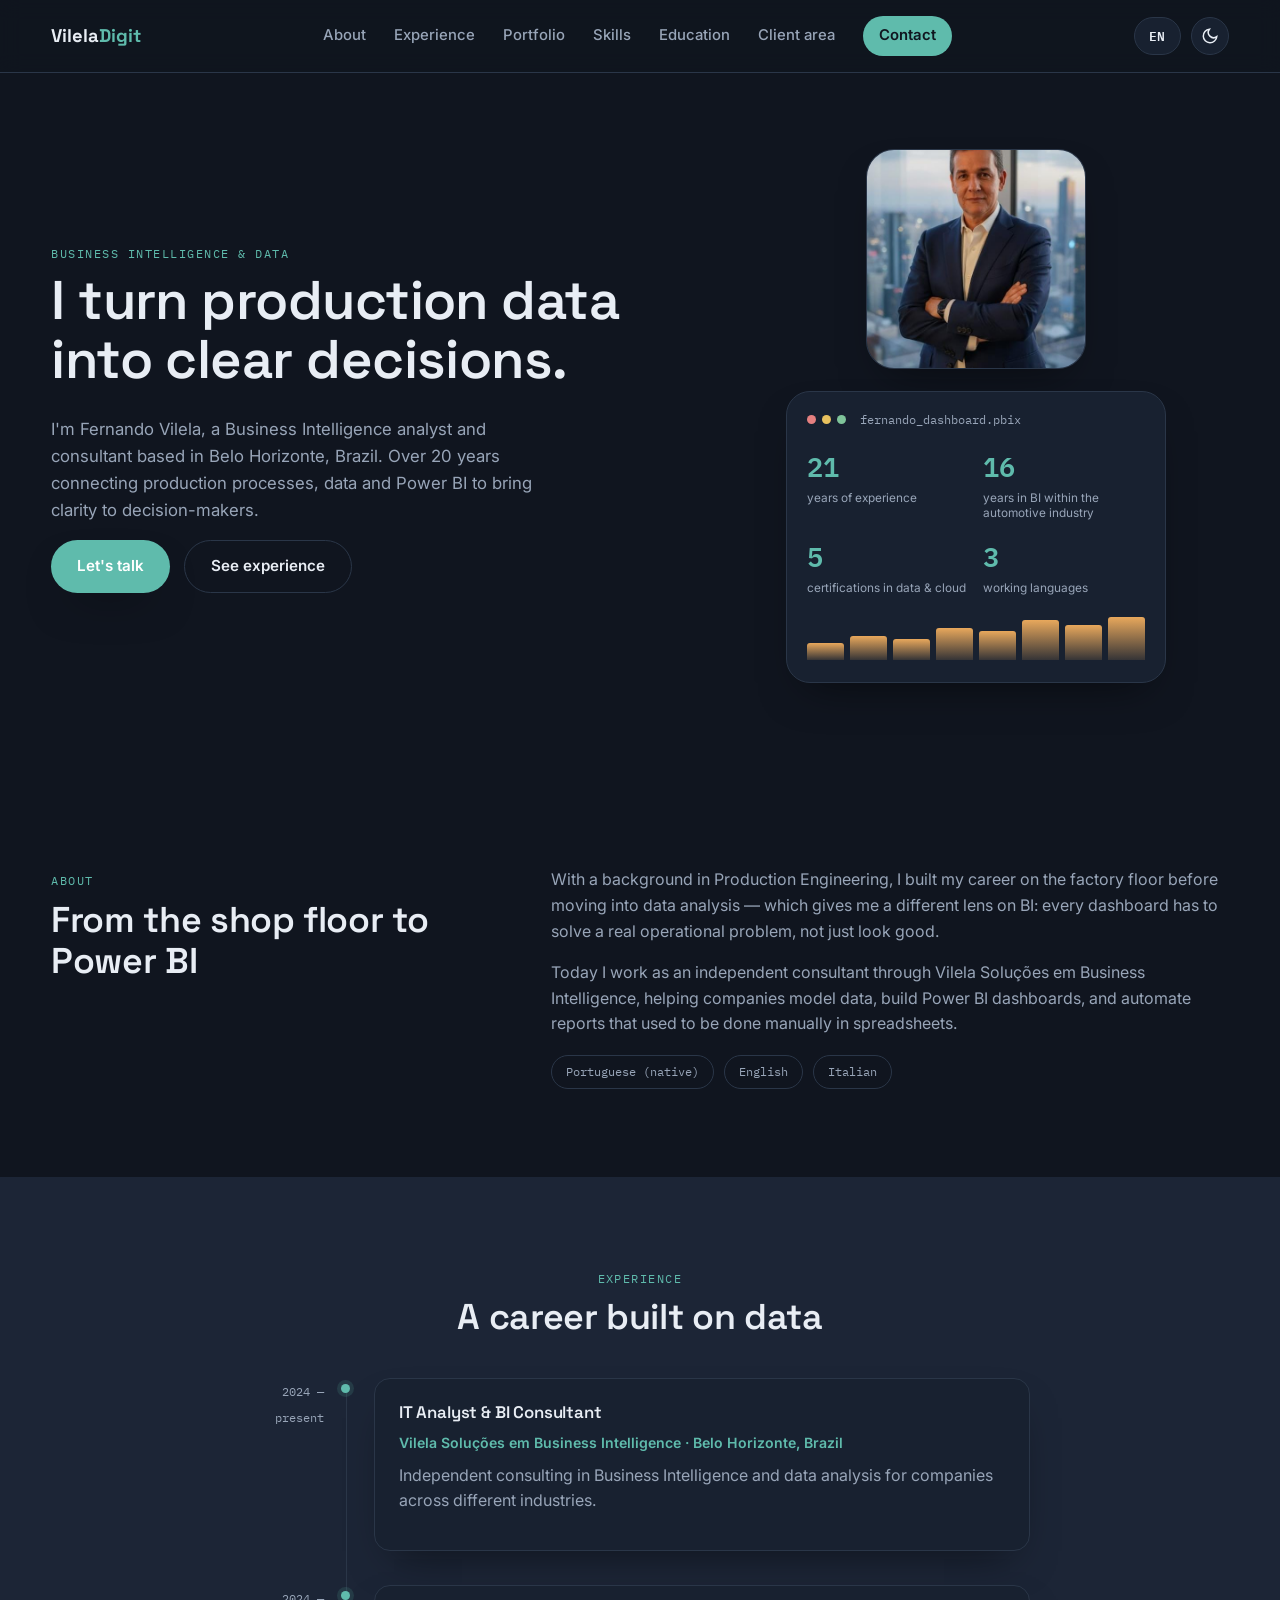
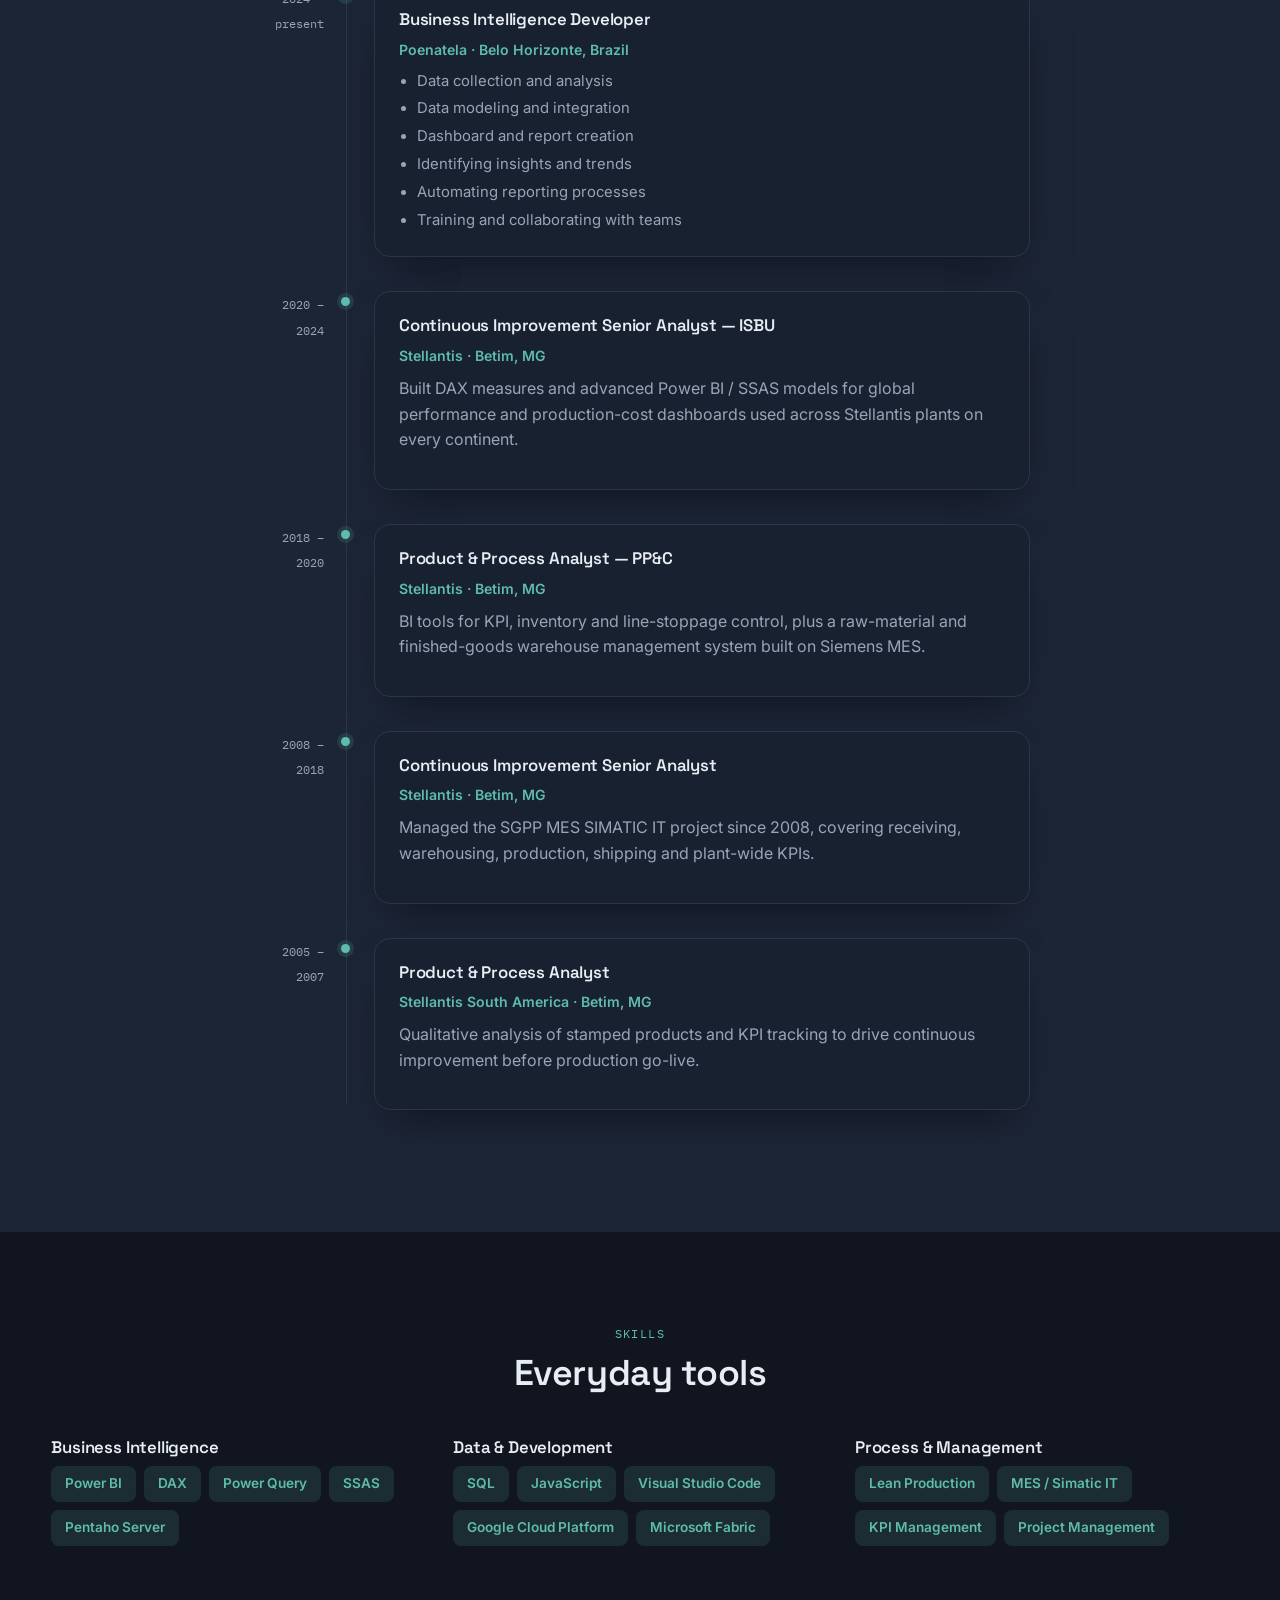
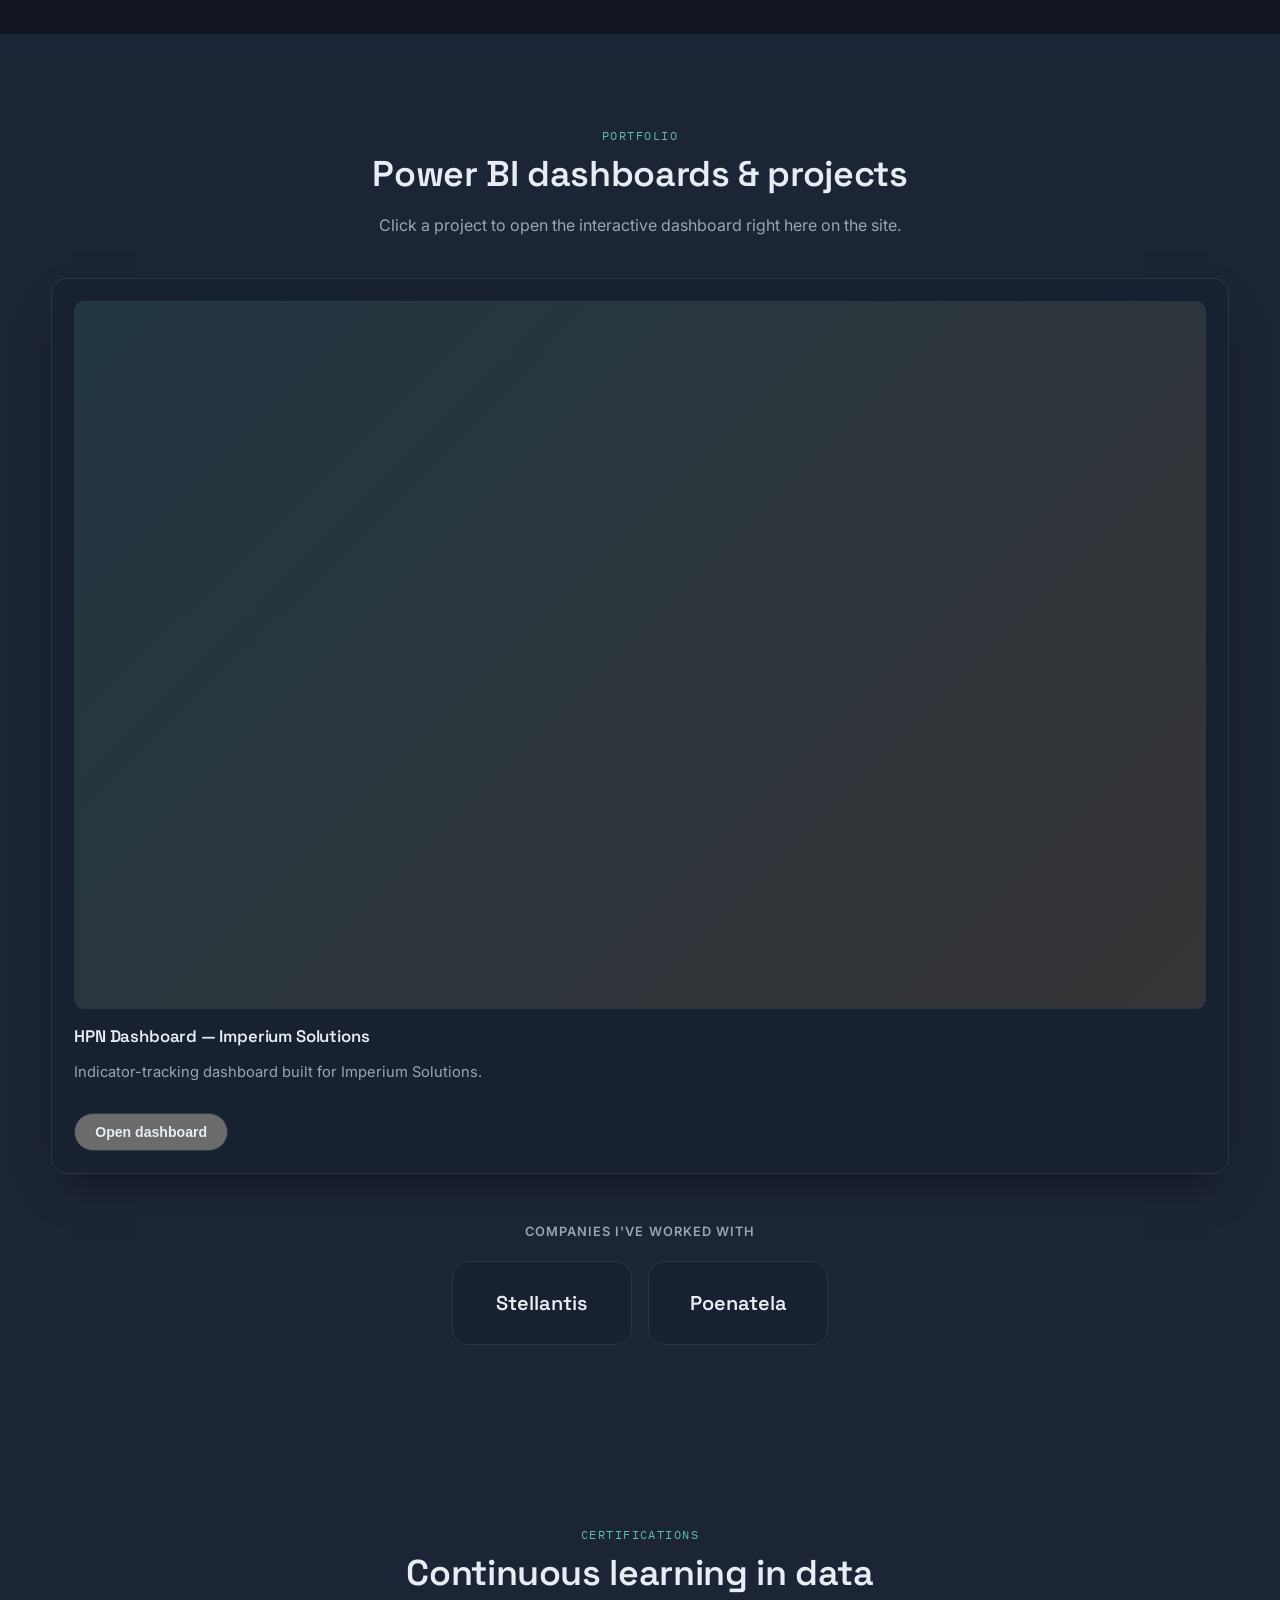
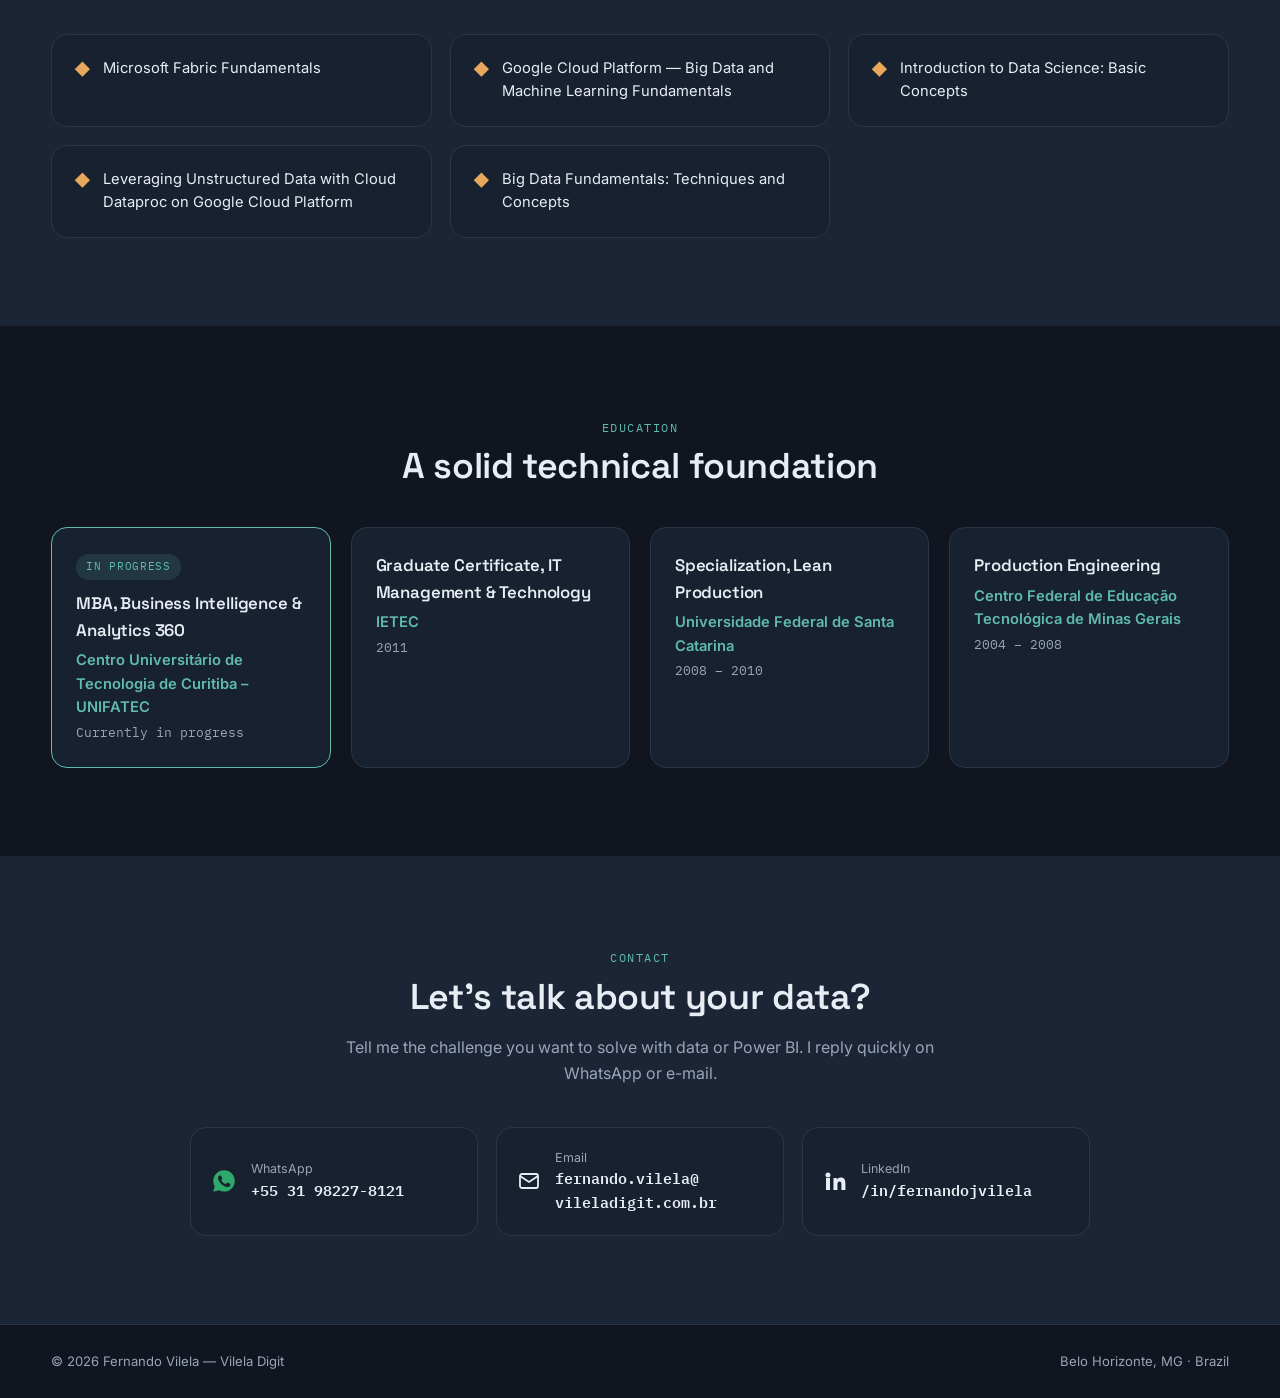
<file: index.html>
<!DOCTYPE html>
<html lang="en" data-theme="dark">
<head>
<meta charset="UTF-8">
<meta name="viewport" content="width=device-width, initial-scale=1.0">

<!-- ===================== SEO / METADADOS ===================== -->
<!-- Ajuste os textos abaixo se quiser refinar como o site aparece no Google -->
<title>Fernando Vilela | Business Intelligence, Power BI &amp; Dados</title>
<meta name="description" content="Fernando Vilela — Analista e Consultor de Business Intelligence. Power BI, DAX, SQL e automação de relatórios para transformar dados em decisões. Belo Horizonte, MG.">
<meta name="keywords" content="Business Intelligence, Power BI, DAX, SQL, Consultor BI, Dashboards, Belo Horizonte, Vilela">
<meta name="author" content="Fernando Vilela">
<!-- Google tag (gtag.js) -->
<script async src="https://www.googletagmanager.com/gtag/js?id=G-YHTM11N9PN"></script>
<script>
  window.dataLayer = window.dataLayer || [];
  function gtag(){dataLayer.push(arguments);}
  gtag('js', new Date());

  gtag('config', 'G-YHTM11N9PN');
</script>

<!-- Open Graph (compartilhamento em redes sociais / WhatsApp) -->
<meta property="og:type" content="website">
<meta property="og:title" content="Fernando Vilela | Business Intelligence &amp; Power BI">
<meta property="og:description" content="Consultoria em Business Intelligence: dashboards, automação e análise de dados com Power BI, DAX e SQL.">
<meta property="og:image" content="https://vileladigit.com.br/assets/fernando-vilela.jpg">
<meta property="og:url" content="https://vileladigit.com.br/">
<meta name="twitter:card" content="summary_large_image">

<link rel="icon" href="data:image/svg+xml,<svg xmlns=%22http://www.w3.org/2000/svg%22 viewBox=%220 0 100 100%22><rect width=%22100%22 height=%22100%22 rx=%2222%22 fill=%22%232E6E6A%22/><text x=%2250%22 y=%2266%22 font-size=%2258%22 font-family=%22Arial%22 fill=%22white%22 text-anchor=%22middle%22>V</text></svg>">

<link rel="preconnect" href="https://fonts.googleapis.com">
<link rel="preconnect" href="https://fonts.gstatic.com" crossorigin>
<link href="https://fonts.googleapis.com/css2?family=Space+Grotesk:wght@500;600;700&family=Inter:wght@400;500;600&family=IBM+Plex+Mono:wght@500;600&display=swap" rel="stylesheet">

<link rel="stylesheet" href="css/style.css">
</head>
<body>

<!-- ===================== HEADER / NAV ===================== -->
<header class="site-header">
  <div class="container header-inner">
    <a href="#topo" class="logo">Vilela<span>Digit</span></a>

    <nav class="main-nav" id="mainNav">
      <a href="#sobre" data-i18n="nav_about">Sobre</a>
      <a href="#experiencia" data-i18n="nav_experience">Experiência</a>
      <a href="#portfolio" data-i18n="nav_portfolio">Portfólio</a>
      <a href="#competencias" data-i18n="nav_skills">Competências</a>
      <a href="#formacao" data-i18n="nav_education">Formação</a>
      <a href="login.html" data-i18n="nav_client">Área do cliente</a>
      <a href="#contato" class="nav-cta" data-i18n="nav_contact">Contato</a>
    </nav>

    <div class="header-controls">
      <button id="langToggle" class="pill-btn" aria-label="Alternar idioma" title="Português / English">
        <span class="lang-code">PT</span>
      </button>
      <button id="themeToggle" class="pill-btn icon-btn" aria-label="Alternar tema claro/escuro" title="Modo claro / escuro">
        <svg class="icon-sun" width="18" height="18" viewBox="0 0 24 24" fill="none" stroke="currentColor" stroke-width="2"><circle cx="12" cy="12" r="4"/><path d="M12 2v2M12 20v2M4.9 4.9l1.4 1.4M17.7 17.7l1.4 1.4M2 12h2M20 12h2M4.9 19.1l1.4-1.4M17.7 6.3l1.4-1.4"/></svg>
        <svg class="icon-moon" width="18" height="18" viewBox="0 0 24 24" fill="none" stroke="currentColor" stroke-width="2"><path d="M21 12.8A9 9 0 1 1 11.2 3 7 7 0 0 0 21 12.8Z"/></svg>
      </button>
      <button id="navToggle" class="nav-toggle" aria-label="Abrir menu">
        <span></span><span></span><span></span>
      </button>
    </div>
  </div>
</header>

<!-- ===================== HERO ===================== -->
<section class="hero" id="topo">
  <div class="container hero-inner">
    <div class="hero-copy">
      <p class="eyebrow" data-i18n="hero_eyebrow">Business Intelligence &amp; Dados</p>
      <h1 data-i18n="hero_title">Transformo dados de produção em decisões claras.</h1>
      <p class="hero-sub" data-i18n="hero_sub">
        Sou Fernando Vilela, analista e consultor de Business Intelligence em Belo Horizonte.
        Mais de 20 anos ligando processos produtivos, dados e Power BI para dar clareza a quem decide.
      </p>
      <div class="hero-actions">
        <a href="#contato" class="btn btn-primary" data-i18n="hero_cta_primary">Vamos conversar</a>
        <a href="#experiencia" class="btn btn-ghost" data-i18n="hero_cta_secondary">Ver experiência</a>
      </div>
    </div>

    <div class="hero-visual">
      <div class="portrait-frame">
        <!--
          FOTO DE PERFIL
          Já usei a foto que você enviou (fernando_terno_2.jpeg), salva em:
          /assets/fernando-vilela.jpg
          Para trocar por outra no futuro, basta substituir esse arquivo
          mantendo o mesmo nome, ou trocar o "src" abaixo.
        -->
        <img src="assets/fernando-vilela.jpg" alt="Fernando Vilela, Analista de Business Intelligence" class="portrait-img">
      </div>

      <!-- Painel "dashboard" — o elemento de assinatura visual do site -->
      <div class="kpi-panel" aria-hidden="false">
        <div class="kpi-panel-head">
          <span class="dot dot-red"></span><span class="dot dot-yellow"></span><span class="dot dot-green"></span>
          <span class="kpi-panel-title" data-i18n="kpi_panel_title">painel_fernando.pbix</span>
        </div>

        <div class="kpi-grid">
          <div class="kpi-card">
            <span class="kpi-number" data-count="21">0</span>
            <span class="kpi-label" data-i18n="kpi_years">anos de experiência</span>
          </div>
          <div class="kpi-card">
            <span class="kpi-number" data-count="16">0</span>
            <span class="kpi-label" data-i18n="kpi_stellantis">anos em BI na indústria automotiva</span>
          </div>
          <div class="kpi-card">
            <span class="kpi-number" data-count="5">0</span>
            <span class="kpi-label" data-i18n="kpi_certs">certificações em dados &amp; nuvem</span>
          </div>
          <div class="kpi-card">
            <span class="kpi-number" data-count="3">0</span>
            <span class="kpi-label" data-i18n="kpi_langs">idiomas de trabalho</span>
          </div>
        </div>

        <div class="mini-chart" aria-hidden="true">
          <span style="--h:38%"></span><span style="--h:52%"></span><span style="--h:46%"></span>
          <span style="--h:70%"></span><span style="--h:64%"></span><span style="--h:88%"></span>
          <span style="--h:78%"></span><span style="--h:95%"></span>
        </div>
      </div>
    </div>
  </div>
</section>

<!-- ===================== SOBRE ===================== -->
<section class="section" id="sobre">
  <div class="container section-grid">
    <div class="section-heading">
      <span class="eyebrow" data-i18n="about_eyebrow">Sobre</span>
      <h2 data-i18n="about_title">Da linha de produção ao Power BI</h2>
    </div>
    <div class="section-body">
      <p data-i18n="about_p1">
        Formado em Engenharia de Produção, construí minha carreira dentro do chão de fábrica antes de
        migrar para a análise de dados — o que me dá uma leitura diferente sobre BI: cada dashboard
        precisa resolver um problema real de operação, não só parecer bonito.
      </p>
      <p data-i18n="about_p2">
        Hoje atuo como consultor independente através da Vilela Soluções em Business Intelligence,
        ajudando empresas a modelar dados, criar dashboards em Power BI e automatizar relatórios que
        antes eram feitos manualmente em planilhas.
      </p>
      <div class="lang-tags">
        <span class="tag" data-i18n="lang_pt">Português (nativo)</span>
        <span class="tag" data-i18n="lang_en">Inglês</span>
        <span class="tag" data-i18n="lang_it">Italiano</span>
      </div>
    </div>
  </div>
</section>

<!-- ===================== EXPERIÊNCIA ===================== -->
<section class="section section-alt" id="experiencia">
  <div class="container">
    <div class="section-heading center">
      <span class="eyebrow" data-i18n="exp_eyebrow">Experiência</span>
      <h2 data-i18n="exp_title">Uma trajetória construída em dados</h2>
    </div>

    <div class="timeline">

      <div class="timeline-item">
        <div class="timeline-marker"><span class="timeline-date">2024 — <span data-i18n="present">atual</span></span></div>
        <div class="timeline-card">
          <h3 data-i18n="exp1_role">Analista de TI &amp; Consultor de BI</h3>
          <p class="timeline-company">Vilela Soluções em Business Intelligence · <span data-i18n="exp1_loc">Belo Horizonte, MG</span></p>
          <p data-i18n="exp1_desc">Consultoria independente em Business Intelligence e análise de dados para empresas de diferentes setores.</p>
        </div>
      </div>

      <div class="timeline-item">
        <div class="timeline-marker"><span class="timeline-date">2024 — <span data-i18n="present">atual</span></span></div>
        <div class="timeline-card">
          <h3 data-i18n="exp2_role">Business Intelligence Developer</h3>
          <p class="timeline-company">Poenatela · <span data-i18n="exp1_loc">Belo Horizonte, MG</span></p>
          <ul data-i18n-list="exp2_list">
            <li>Coleta e análise de dados</li>
            <li>Modelagem e integração de dados</li>
            <li>Criação de dashboards e relatórios</li>
            <li>Identificação de insights e tendências</li>
            <li>Automatização de processos de relatório</li>
            <li>Treinamento e colaboração com equipes</li>
          </ul>
        </div>
      </div>

      <div class="timeline-item">
        <div class="timeline-marker"><span class="timeline-date">2020 – 2024</span></div>
        <div class="timeline-card">
          <h3 data-i18n="exp3_role">Analista PL de Melhoria Contínua — ISBU</h3>
          <p class="timeline-company">Stellantis · Betim, MG</p>
          <p data-i18n="exp3_desc">
            Desenvolvimento de medidas em DAX e modelagem avançada em Power BI / SSAS para dashboards
            globais de performance e custo produtivo, usados por plantas da Stellantis em todos os continentes.
          </p>
        </div>
      </div>

      <div class="timeline-item">
        <div class="timeline-marker"><span class="timeline-date">2018 – 2020</span></div>
        <div class="timeline-card">
          <h3 data-i18n="exp4_role">Analista de Produto e Processos — PP&amp;C</h3>
          <p class="timeline-company">Stellantis · Betim, MG</p>
          <p data-i18n="exp4_desc">
            Ferramentas de BI para controle de KPIs, estoque e paradas de linha, e sistema de gestão de
            armazenagem com tecnologia MES Siemens.
          </p>
        </div>
      </div>

      <div class="timeline-item">
        <div class="timeline-marker"><span class="timeline-date">2008 – 2018</span></div>
        <div class="timeline-card">
          <h3 data-i18n="exp5_role">Analista PL de Melhoria Contínua</h3>
          <p class="timeline-company">Stellantis · Betim, MG</p>
          <p data-i18n="exp5_desc">
            Gestão do projeto SGPP MES SIMATIC IT desde 2008, controlando recebimento, armazenagem,
            produção, expedição e KPIs de toda a planta.
          </p>
        </div>
      </div>

      <div class="timeline-item">
        <div class="timeline-marker"><span class="timeline-date">2005 – 2007</span></div>
        <div class="timeline-card">
          <h3 data-i18n="exp6_role">Analista de Produto e Processo</h3>
          <p class="timeline-company">Stellantis South America · Betim, MG</p>
          <p data-i18n="exp6_desc">
            Análises qualitativas de produtos estampados e acompanhamento de indicadores para melhoria
            contínua antes do lançamento em produção.
          </p>
        </div>
      </div>

    </div>
  </div>
</section>

<!-- ===================== COMPETÊNCIAS ===================== -->
<section class="section" id="competencias">
  <div class="container">
    <div class="section-heading center">
      <span class="eyebrow" data-i18n="skills_eyebrow">Competências</span>
      <h2 data-i18n="skills_title">Ferramentas do dia a dia</h2>
    </div>

    <div class="skills-grid">
      <div class="skill-group">
        <h3 data-i18n="skills_bi">Business Intelligence</h3>
        <div class="chip-row">
          <span class="chip">Power BI</span>
          <span class="chip">DAX</span>
          <span class="chip">Power Query</span>
          <span class="chip">SSAS</span>
          <span class="chip">Pentaho Server</span>
        </div>
      </div>
      <div class="skill-group">
        <h3 data-i18n="skills_data">Dados &amp; Desenvolvimento</h3>
        <div class="chip-row">
          <span class="chip">SQL</span>
          <span class="chip">JavaScript</span>
          <span class="chip">Visual Studio Code</span>
          <span class="chip">Google Cloud Platform</span>
          <span class="chip">Microsoft Fabric</span>
        </div>
      </div>
      <div class="skill-group">
        <h3 data-i18n="skills_process">Processos &amp; Gestão</h3>
        <div class="chip-row">
          <span class="chip" data-i18n="skill_lean">Lean Production</span>
          <span class="chip" data-i18n="skill_mes">MES / Simatic IT</span>
          <span class="chip" data-i18n="skill_kpi">Gestão de KPIs</span>
          <span class="chip" data-i18n="skill_pm">Gerenciamento de Projetos</span>
        </div>
      </div>
    </div>
  </div>
</section>

<!-- ===================== PORTFÓLIO ===================== -->
<section class="section section-alt" id="portfolio">
  <div class="container">
    <div class="section-heading center">
      <span class="eyebrow" data-i18n="portfolio_eyebrow">Portfólio</span>
      <h2 data-i18n="portfolio_title">Dashboards e projetos de Power BI</h2>
      <p data-i18n="portfolio_sub">Clique em um projeto para abrir o dashboard interativo direto aqui no site.</p>
    </div>

    <!--
      Os cartões abaixo são gerados automaticamente a partir do arquivo
      js/portfolio.js — para adicionar, remover ou editar projetos, edite
      APENAS aquele arquivo (não é necessário mexer neste HTML).
    -->
    <div class="portfolio-grid" id="portfolioGrid"></div>

    <!-- Empresas atendidas: lista em js/portfolio.js (clientItems) -->
    <div class="clients">
      <p class="clients-title" data-i18n="clients_title">Empresas que já atendi</p>
      <ul class="clients-list" id="clientsList"></ul>
    </div>
  </div>
</section>

<!-- Modal que abre o relatório Power BI embutido (iframe) -->
<div class="portfolio-modal" id="portfolioModal" aria-hidden="true">
  <div class="portfolio-modal-backdrop" id="portfolioModalBackdrop"></div>
  <div class="portfolio-modal-panel" role="dialog" aria-modal="true">
    <div class="portfolio-modal-head">
      <span class="portfolio-modal-title" id="portfolioModalTitle"></span>
      <button class="portfolio-modal-close" id="portfolioModalClose" aria-label="Fechar">✕</button>
    </div>
    <div class="portfolio-modal-frame">
      <iframe id="portfolioModalIframe" src="" title="Power BI Dashboard" frameborder="0" allowfullscreen="true" loading="lazy"></iframe>
    </div>
  </div>
</div>

<!-- ===================== CERTIFICAÇÕES ===================== -->
<section class="section section-alt" id="certificacoes">
  <div class="container">
    <div class="section-heading center">
      <span class="eyebrow" data-i18n="certs_eyebrow">Certificações</span>
      <h2 data-i18n="certs_title">Aprendizado contínuo em dados</h2>
    </div>

    <div class="cert-grid">
      <div class="cert-card">
        <span class="cert-icon">◆</span>
        <p data-i18n="cert1">Fundamentos do Microsoft Fabric</p>
      </div>
      <div class="cert-card">
        <span class="cert-icon">◆</span>
        <p data-i18n="cert2">Google Cloud Platform — Big Data and Machine Learning Fundamentals</p>
      </div>
      <div class="cert-card">
        <span class="cert-icon">◆</span>
        <p data-i18n="cert3">Introdução à Ciência de Dados: Conceitos Básicos</p>
      </div>
      <div class="cert-card">
        <span class="cert-icon">◆</span>
        <p data-i18n="cert4">Leveraging Unstructured Data with Cloud Dataproc on Google Cloud Platform</p>
      </div>
      <div class="cert-card">
        <span class="cert-icon">◆</span>
        <p data-i18n="cert5">Fundamentos do Big Data: Técnicas e Conceitos</p>
      </div>
    </div>
  </div>
</section>

<!-- ===================== FORMAÇÃO ===================== -->
<section class="section" id="formacao">
  <div class="container">
    <div class="section-heading center">
      <span class="eyebrow" data-i18n="edu_eyebrow">Formação Acadêmica</span>
      <h2 data-i18n="edu_title">Base técnica sólida</h2>
    </div>

    <div class="edu-grid">
      <div class="edu-card edu-card-current">
        <span class="edu-badge" data-i18n="edu0_badge">Em andamento</span>
        <h3 data-i18n="edu0_title">MBA em Business Intelligence &amp; Analytics 360</h3>
        <p class="edu-school" data-i18n="edu0_school">Centro Universitário de Tecnologia de Curitiba – UNIFATEC</p>
        <p class="edu-year" data-i18n="edu0_year">Cursando atualmente</p>
      </div>
      <div class="edu-card">
        <h3 data-i18n="edu1_title">Pós-graduação, Gestão e Tecnologia da Informação</h3>
        <p class="edu-school">IETEC</p>
        <p class="edu-year">2011</p>
      </div>
      <div class="edu-card">
        <h3 data-i18n="edu2_title">Especialização, Lean Production</h3>
        <p class="edu-school">Universidade Federal de Santa Catarina</p>
        <p class="edu-year">2008 – 2010</p>
      </div>
      <div class="edu-card">
        <h3 data-i18n="edu3_title">Engenharia de Produção</h3>
        <p class="edu-school">Centro Federal de Educação Tecnológica de Minas Gerais</p>
        <p class="edu-year">2004 – 2008</p>
      </div>
    </div>
  </div>
</section>

<!-- ===================== CONTATO ===================== -->
<section class="section section-contact" id="contato">
  <div class="container contact-inner">
    <div class="section-heading">
      <span class="eyebrow" data-i18n="contact_eyebrow">Contato</span>
      <h2 data-i18n="contact_title">Vamos falar sobre os seus dados?</h2>
      <p data-i18n="contact_sub">
        Me conte o desafio que você quer resolver com dados ou Power BI.
        Respondo rápido pelo WhatsApp ou e-mail.
      </p>
    </div>

    <div class="contact-cards">
      <a href="https://wa.me/5531982278121" target="_blank" rel="noopener" class="contact-card contact-whatsapp">
        <svg width="26" height="26" viewBox="0 0 24 24" fill="currentColor"><path d="M12.04 2C6.58 2 2.13 6.45 2.13 11.91c0 1.75.46 3.45 1.33 4.95L2.05 22l5.31-1.39a9.9 9.9 0 0 0 4.68 1.19h.01c5.46 0 9.9-4.45 9.9-9.91 0-2.65-1.03-5.14-2.9-7.01A9.82 9.82 0 0 0 12.04 2Zm5.8 14.09c-.24.68-1.4 1.3-1.93 1.38-.49.08-1.11.11-1.79-.11-.41-.13-.94-.31-1.62-.6-2.85-1.23-4.71-4.09-4.85-4.28-.14-.19-1.16-1.54-1.16-2.94 0-1.4.73-2.08 1-2.36.26-.28.57-.35.76-.35.19 0 .38 0 .55.01.18.01.41-.07.64.49.24.58.81 2 .88 2.14.07.14.12.31.02.5-.09.19-.14.31-.28.48-.14.16-.29.36-.42.48-.14.14-.28.29-.12.56.16.28.71 1.17 1.53 1.9 1.05.94 1.94 1.23 2.21 1.37.28.14.44.12.6-.07.16-.19.68-.79.87-1.06.18-.28.37-.23.62-.14.26.09 1.63.77 1.91.91.28.14.46.21.53.33.07.12.07.68-.17 1.36Z"/></svg>
        <div>
          <span class="contact-label" data-i18n="contact_whatsapp_label">WhatsApp</span>
          <span class="contact-value">+55 31 98227-8121</span>
        </div>
      </a>

      <a href="mailto:fernando.vilela@vileladigit.com.br" class="contact-card">
        <svg width="24" height="24" viewBox="0 0 24 24" fill="none" stroke="currentColor" stroke-width="1.8"><rect x="3" y="5" width="18" height="14" rx="2"/><path d="M3 7l9 6 9-6"/></svg>
        <div>
          <span class="contact-label" data-i18n="contact_email_label">E-mail</span>
          <span class="contact-value">fernando.vilela@<wbr>vileladigit.com.br</span>
        </div>
      </a>

      <a href="https://www.linkedin.com/in/fernandojvilela" target="_blank" rel="noopener" class="contact-card">
        <svg width="24" height="24" viewBox="0 0 24 24" fill="currentColor"><path d="M4.98 3.5a2.5 2.5 0 1 1 0 5 2.5 2.5 0 0 1 0-5ZM3 9h4v12H3V9Zm7 0h3.8v1.64h.05c.53-1 1.83-2.06 3.77-2.06 4.03 0 4.78 2.65 4.78 6.1V21h-4v-5.5c0-1.31-.02-3-1.83-3-1.83 0-2.11 1.43-2.11 2.9V21h-4V9Z"/></svg>
        <div>
          <span class="contact-label">LinkedIn</span>
          <span class="contact-value">/in/fernandojvilela</span>
        </div>
      </a>
    </div>
  </div>
</section>

<footer class="site-footer">
  <div class="container footer-inner">
    <span>© <span id="year"></span> Fernando Vilela — Vilela Digit</span>
    <span data-i18n="footer_made">Belo Horizonte, MG · Brasil</span>
  </div>
</footer>

<script src="js/translations.js"></script>
<script src="js/portfolio.js"></script>
<script src="js/script.js"></script>
</body>
</html>
</file>
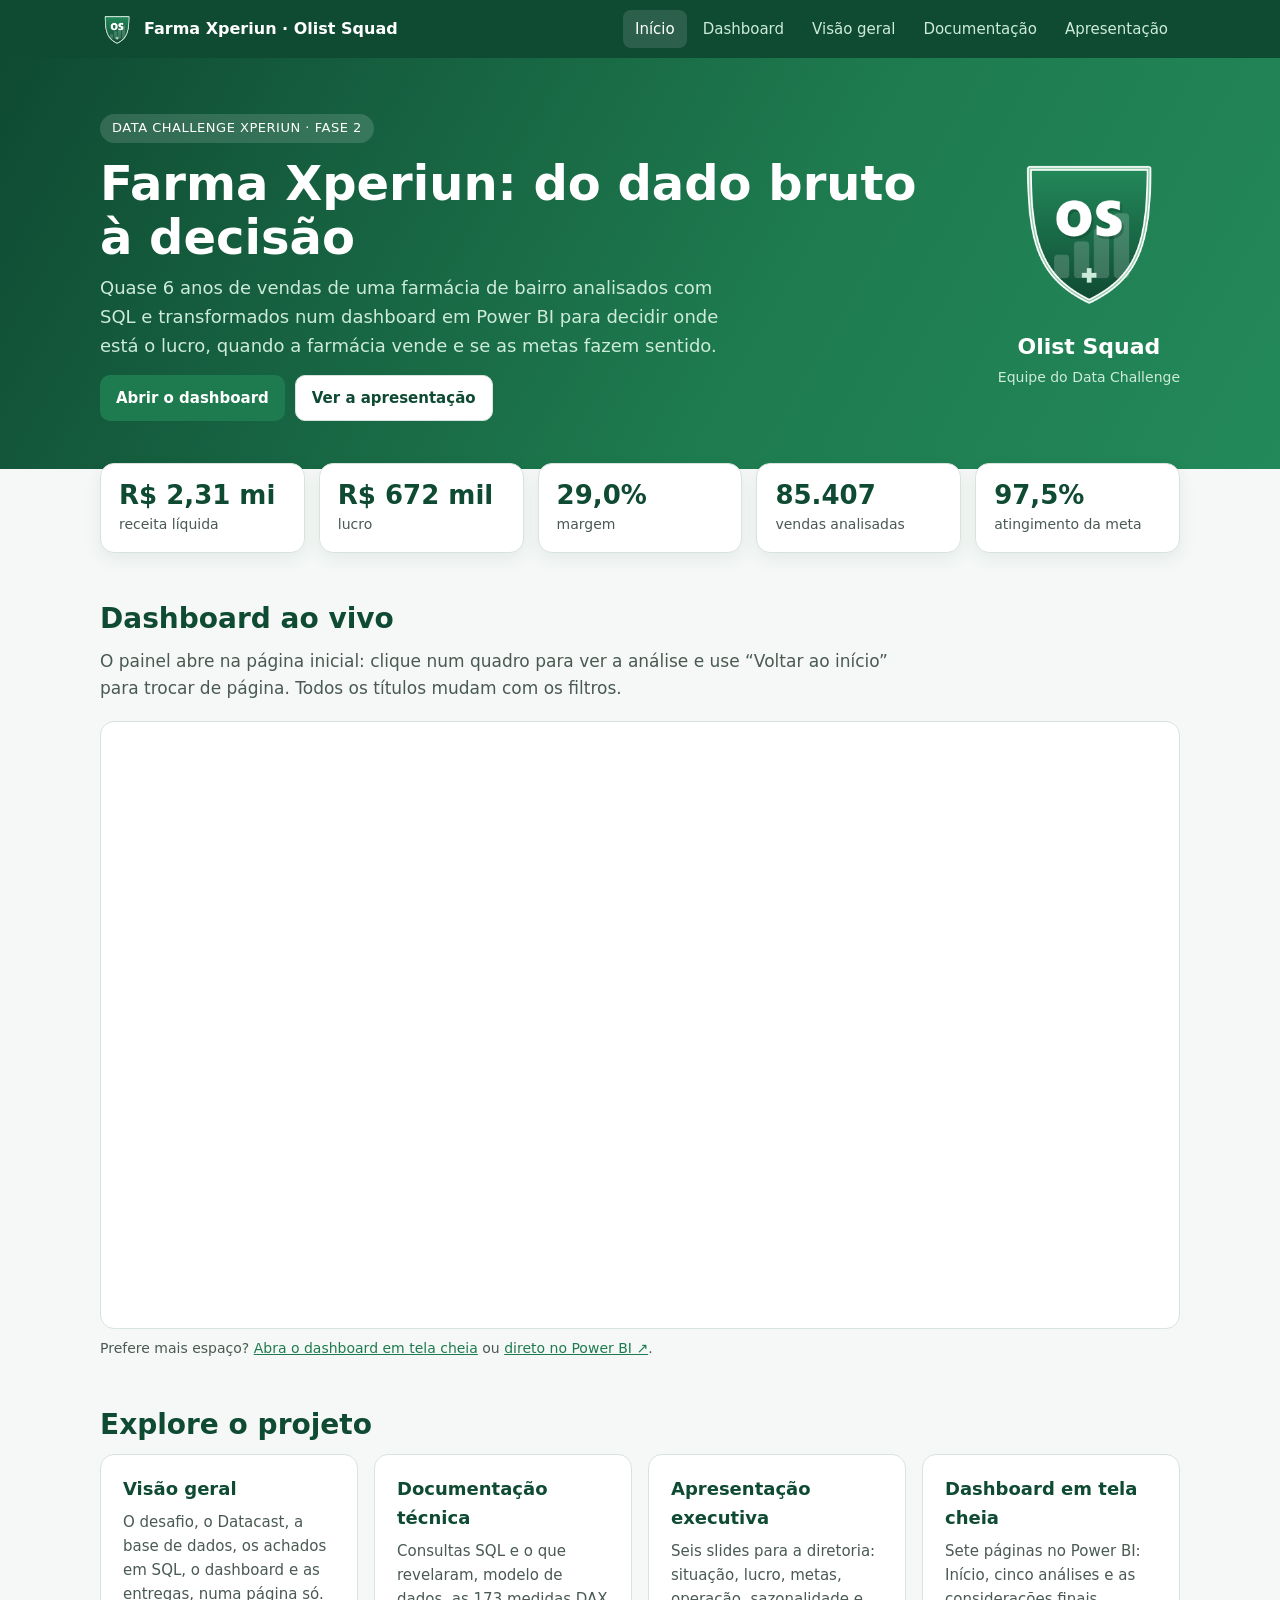
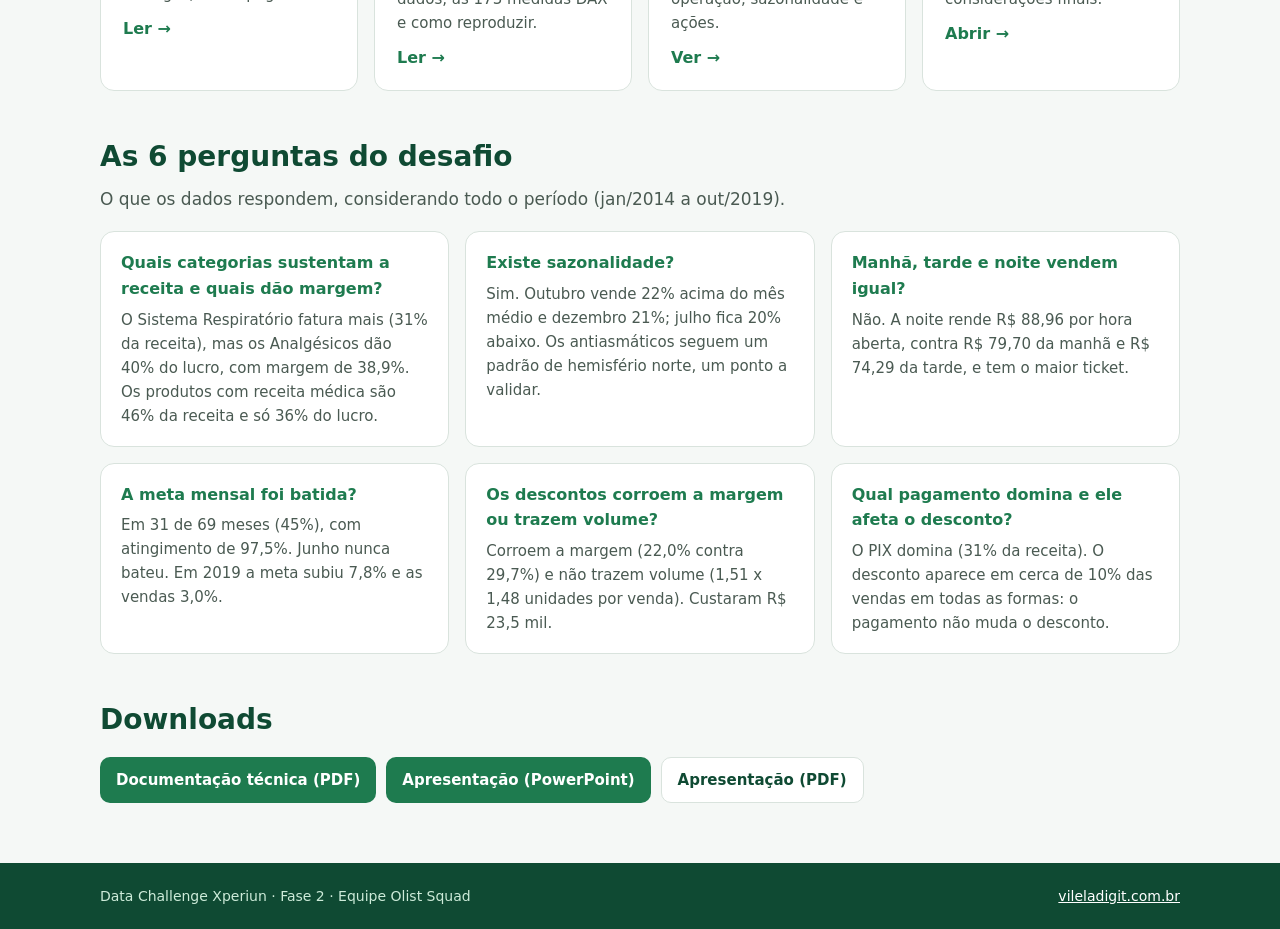
<file: farma-xperiun/index.html>
<!doctype html>
<html lang="pt-BR"><head><meta charset="utf-8"><meta name="viewport" content="width=device-width,initial-scale=1">
<title>Farma Xperiun · Olist Squad</title><meta name="description" content="Análise de vendas de uma farmácia com SQL e Power BI: dashboard, documentação e apresentação da equipe Olist Squad."><meta property="og:title" content="Farma Xperiun · Olist Squad"><meta property="og:description" content="Análise de vendas de uma farmácia com SQL e Power BI: dashboard, documentação e apresentação da equipe Olist Squad."><meta property="og:type" content="website"><meta property="og:url" content="https://vileladigit.com.br/farma-xperiun/"><meta property="og:image" content="https://vileladigit.com.br/farma-xperiun/assets/apresentacao/slide-1.png">
<link rel="icon" type="image/png" href="assets/img/icone_olist_squad_256.png">
<link rel="stylesheet" href="assets/site.css">
</head><body>
<header class="topo"><div class="in"><a class="marca" href="index.html"><img src="assets/img/icone_olist_squad_256.png" alt="">Farma Xperiun · Olist Squad</a><nav><a href="index.html" class="ativo">Início</a><a href="dashboard.html">Dashboard</a><a href="visao-geral.html">Visão geral</a><a href="documentacao.html">Documentação</a><a href="apresentacao.html">Apresentação</a></nav></div></header>
<section class="hero"><div class="in"><div class="txt"><span class="tag">Data Challenge Xperiun · Fase 2</span>
<h1>Farma Xperiun: do dado bruto à decisão</h1>
<p>Quase 6 anos de vendas de uma farmácia de bairro analisados com SQL e transformados num dashboard em Power BI para decidir onde está o lucro, quando a farmácia vende e se as metas fazem sentido.</p>
<div class="botoes"><a class="btn" href="dashboard.html">Abrir o dashboard</a><a class="btn sec" href="apresentacao.html">Ver a apresentação</a></div></div>
<div class="equipe"><img src="assets/img/icone_olist_squad.png" alt="Brasão da equipe Olist Squad"><b>Olist Squad</b><span>Equipe do Data Challenge</span></div></div></section><main><div class="kpis"><div class="kpi"><b>R$ 2,31 mi</b><span>receita líquida</span></div><div class="kpi"><b>R$ 672 mil</b><span>lucro</span></div><div class="kpi"><b>29,0%</b><span>margem</span></div><div class="kpi"><b>85.407</b><span>vendas analisadas</span></div><div class="kpi"><b>97,5%</b><span>atingimento da meta</span></div></div>
<h2>Dashboard ao vivo</h2>
<p class="lead">O painel abre na página inicial: clique num quadro para ver a análise e use “Voltar ao início” para trocar de página. Todos os títulos mudam com os filtros.</p>
<div class="embed"><iframe title="Dashboard Farma Xperiun no Power BI" src="https://app.powerbi.com/view?r=eyJrIjoiMThlMGVmMjQtNmJkOC00Mjc2LWJlOTEtNjJiYWUxNGUzMjE5IiwidCI6IjAxOGUzMGI2LTcxZWMtNGQzOS1hZTJjLTE5NDk4YmFjMWNjNiJ9" allowfullscreen loading="lazy"></iframe></div>
<p class="dica">Prefere mais espaço? <a href="dashboard.html">Abra o dashboard em tela cheia</a> ou <a href="https://app.powerbi.com/view?r=eyJrIjoiMThlMGVmMjQtNmJkOC00Mjc2LWJlOTEtNjJiYWUxNGUzMjE5IiwidCI6IjAxOGUzMGI2LTcxZWMtNGQzOS1hZTJjLTE5NDk4YmFjMWNjNiJ9" target="_blank" rel="noopener">direto no Power BI ↗</a>.</p>
<h2>Explore o projeto</h2>
<div class="cards">
<a class="card" href="visao-geral.html"><h3>Visão geral</h3><p>O desafio, o Datacast, a base de dados, os achados em SQL, o dashboard e as entregas, numa página só.</p><span class="seta">Ler →</span></a>
<a class="card" href="documentacao.html"><h3>Documentação técnica</h3><p>Consultas SQL e o que revelaram, modelo de dados, as 173 medidas DAX e como reproduzir.</p><span class="seta">Ler →</span></a>
<a class="card" href="apresentacao.html"><h3>Apresentação executiva</h3><p>Seis slides para a diretoria: situação, lucro, metas, operação, sazonalidade e ações.</p><span class="seta">Ver →</span></a>
<a class="card" href="dashboard.html"><h3>Dashboard em tela cheia</h3><p>Sete páginas no Power BI: Início, cinco análises e as considerações finais.</p><span class="seta">Abrir →</span></a>
</div>
<h2>As 6 perguntas do desafio</h2>
<p class="lead">O que os dados respondem, considerando todo o período (jan/2014 a out/2019).</p>
<div class="respostas"><div class="resp"><div class="q">Quais categorias sustentam a receita e quais dão margem?</div><p>O Sistema Respiratório fatura mais (31% da receita), mas os Analgésicos dão 40% do lucro, com margem de 38,9%. Os produtos com receita médica são 46% da receita e só 36% do lucro.</p></div><div class="resp"><div class="q">Existe sazonalidade?</div><p>Sim. Outubro vende 22% acima do mês médio e dezembro 21%; julho fica 20% abaixo. Os antiasmáticos seguem um padrão de hemisfério norte, um ponto a validar.</p></div><div class="resp"><div class="q">Manhã, tarde e noite vendem igual?</div><p>Não. A noite rende R$ 88,96 por hora aberta, contra R$ 79,70 da manhã e R$ 74,29 da tarde, e tem o maior ticket.</p></div><div class="resp"><div class="q">A meta mensal foi batida?</div><p>Em 31 de 69 meses (45%), com atingimento de 97,5%. Junho nunca bateu. Em 2019 a meta subiu 7,8% e as vendas 3,0%.</p></div><div class="resp"><div class="q">Os descontos corroem a margem ou trazem volume?</div><p>Corroem a margem (22,0% contra 29,7%) e não trazem volume (1,51 x 1,48 unidades por venda). Custaram R$ 23,5 mil.</p></div><div class="resp"><div class="q">Qual pagamento domina e ele afeta o desconto?</div><p>O PIX domina (31% da receita). O desconto aparece em cerca de 10% das vendas em todas as formas: o pagamento não muda o desconto.</p></div></div>
<h2>Downloads</h2>
<div class="botoes">
<a class="btn" href="assets/docs/DOCUMENTACAO_TECNICA.pdf" download>Documentação técnica (PDF)</a>
<a class="btn" href="assets/apresentacao/Apresentacao_Farma_Xperiun.pptx" download>Apresentação (PowerPoint)</a>
<a class="btn sec" href="assets/apresentacao/Apresentacao_Farma_Xperiun.pdf" download>Apresentação (PDF)</a>
</div></main>
<footer class="rodape"><div class="in"><span>Data Challenge Xperiun · Fase 2 · Equipe Olist Squad</span><span><a href="https://vileladigit.com.br">vileladigit.com.br</a></span></div></footer>
</body></html>
</file>
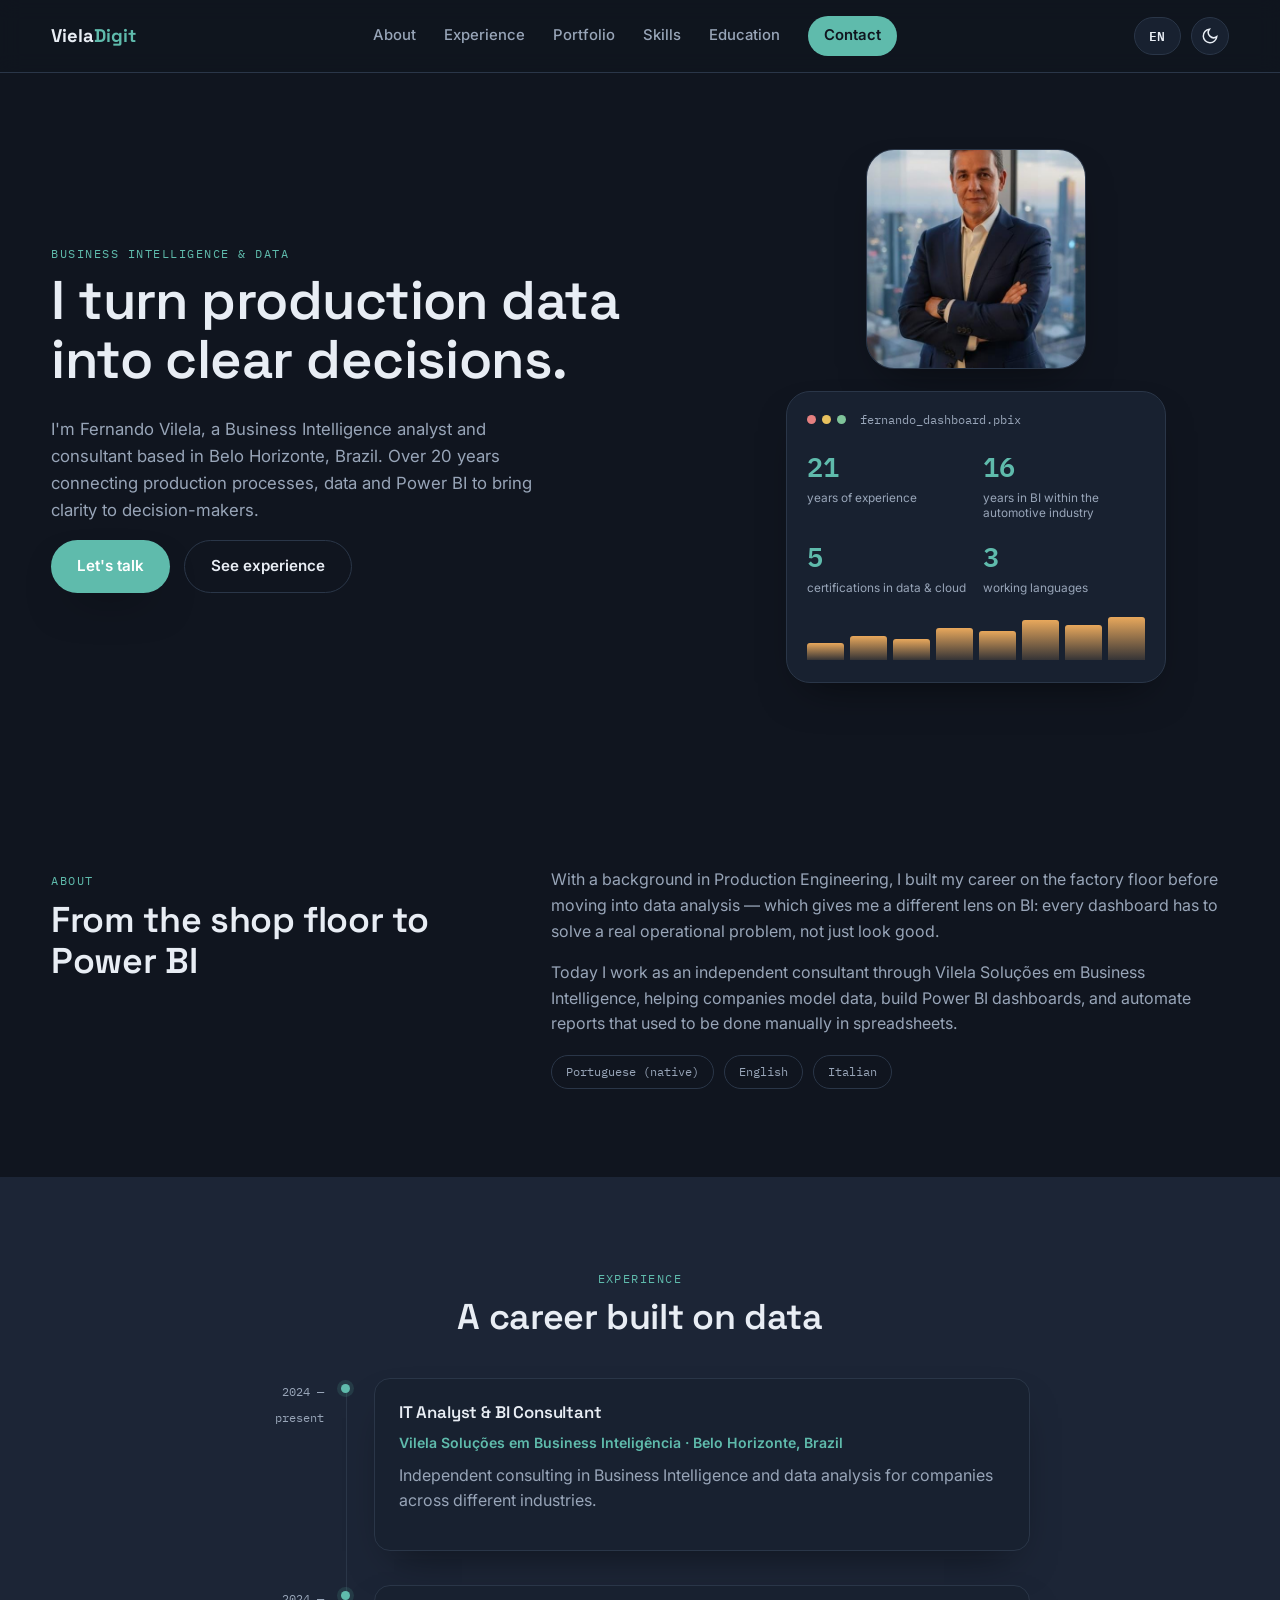
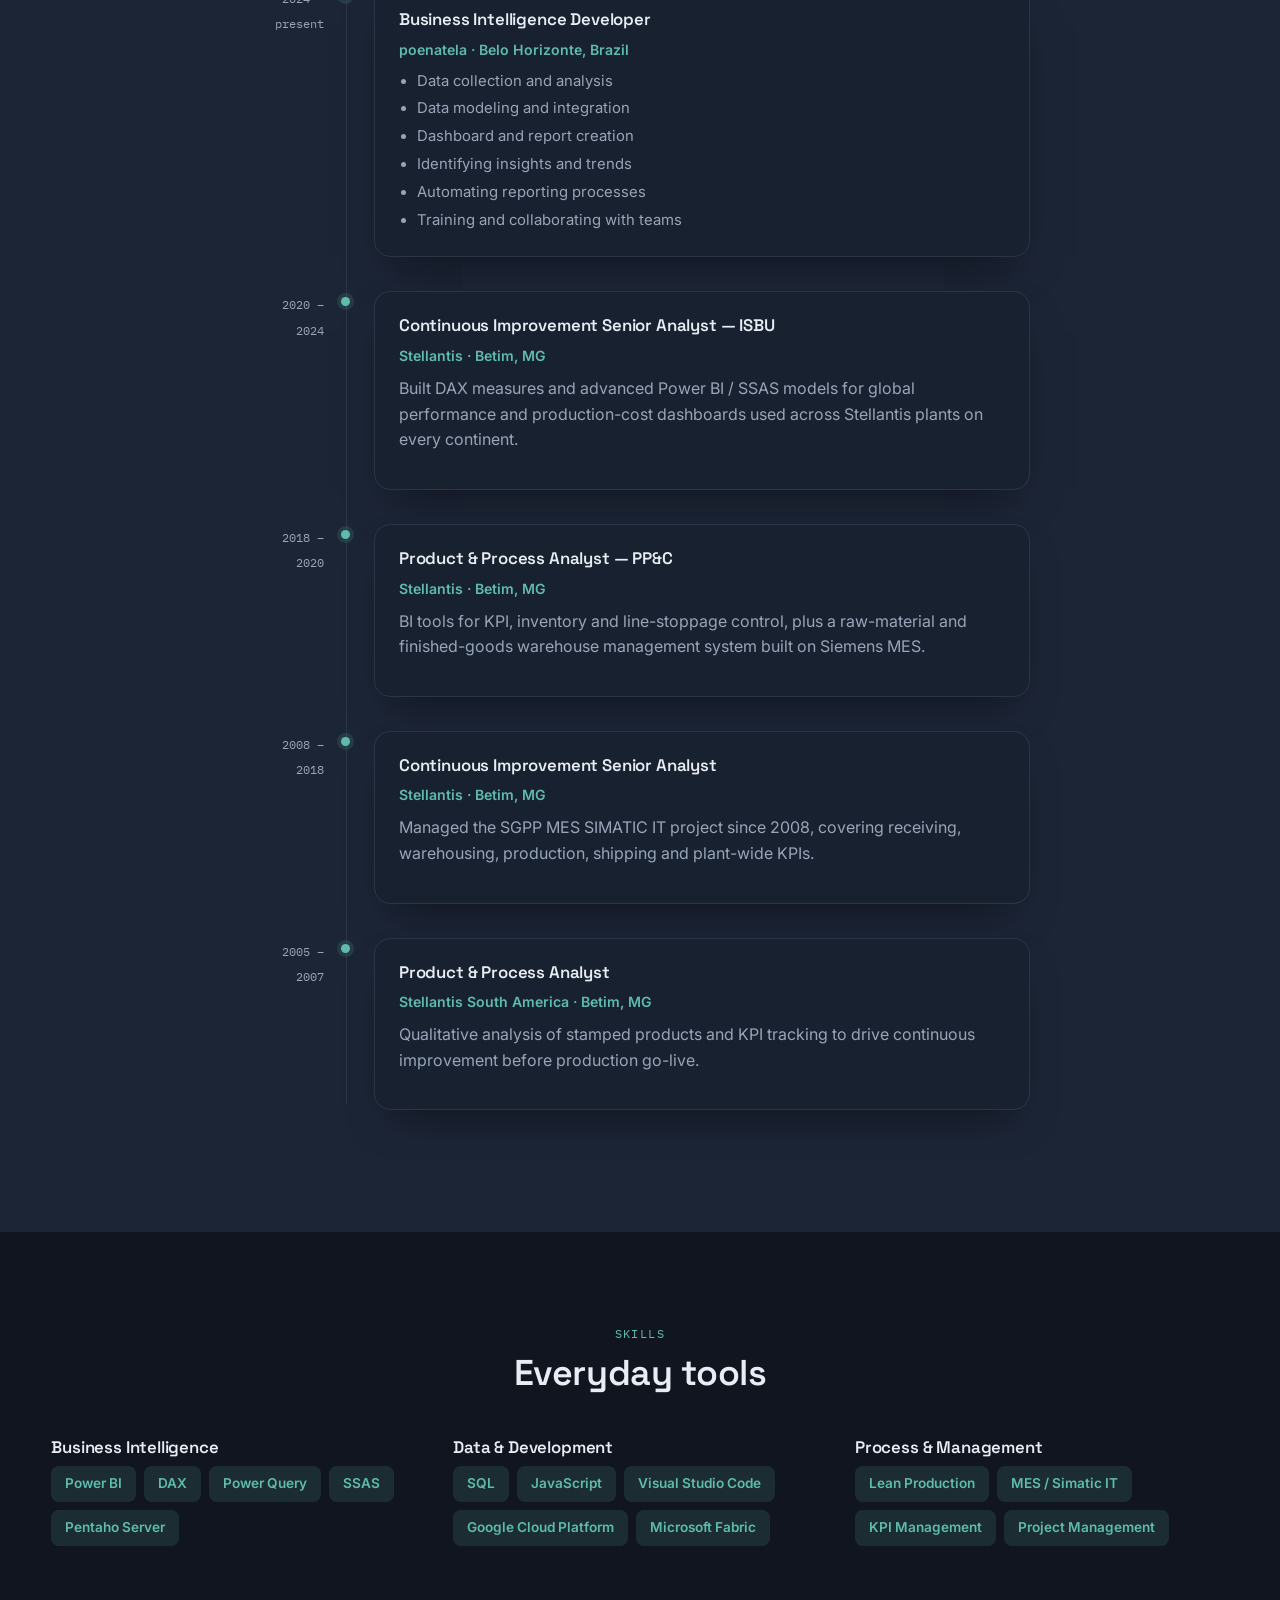
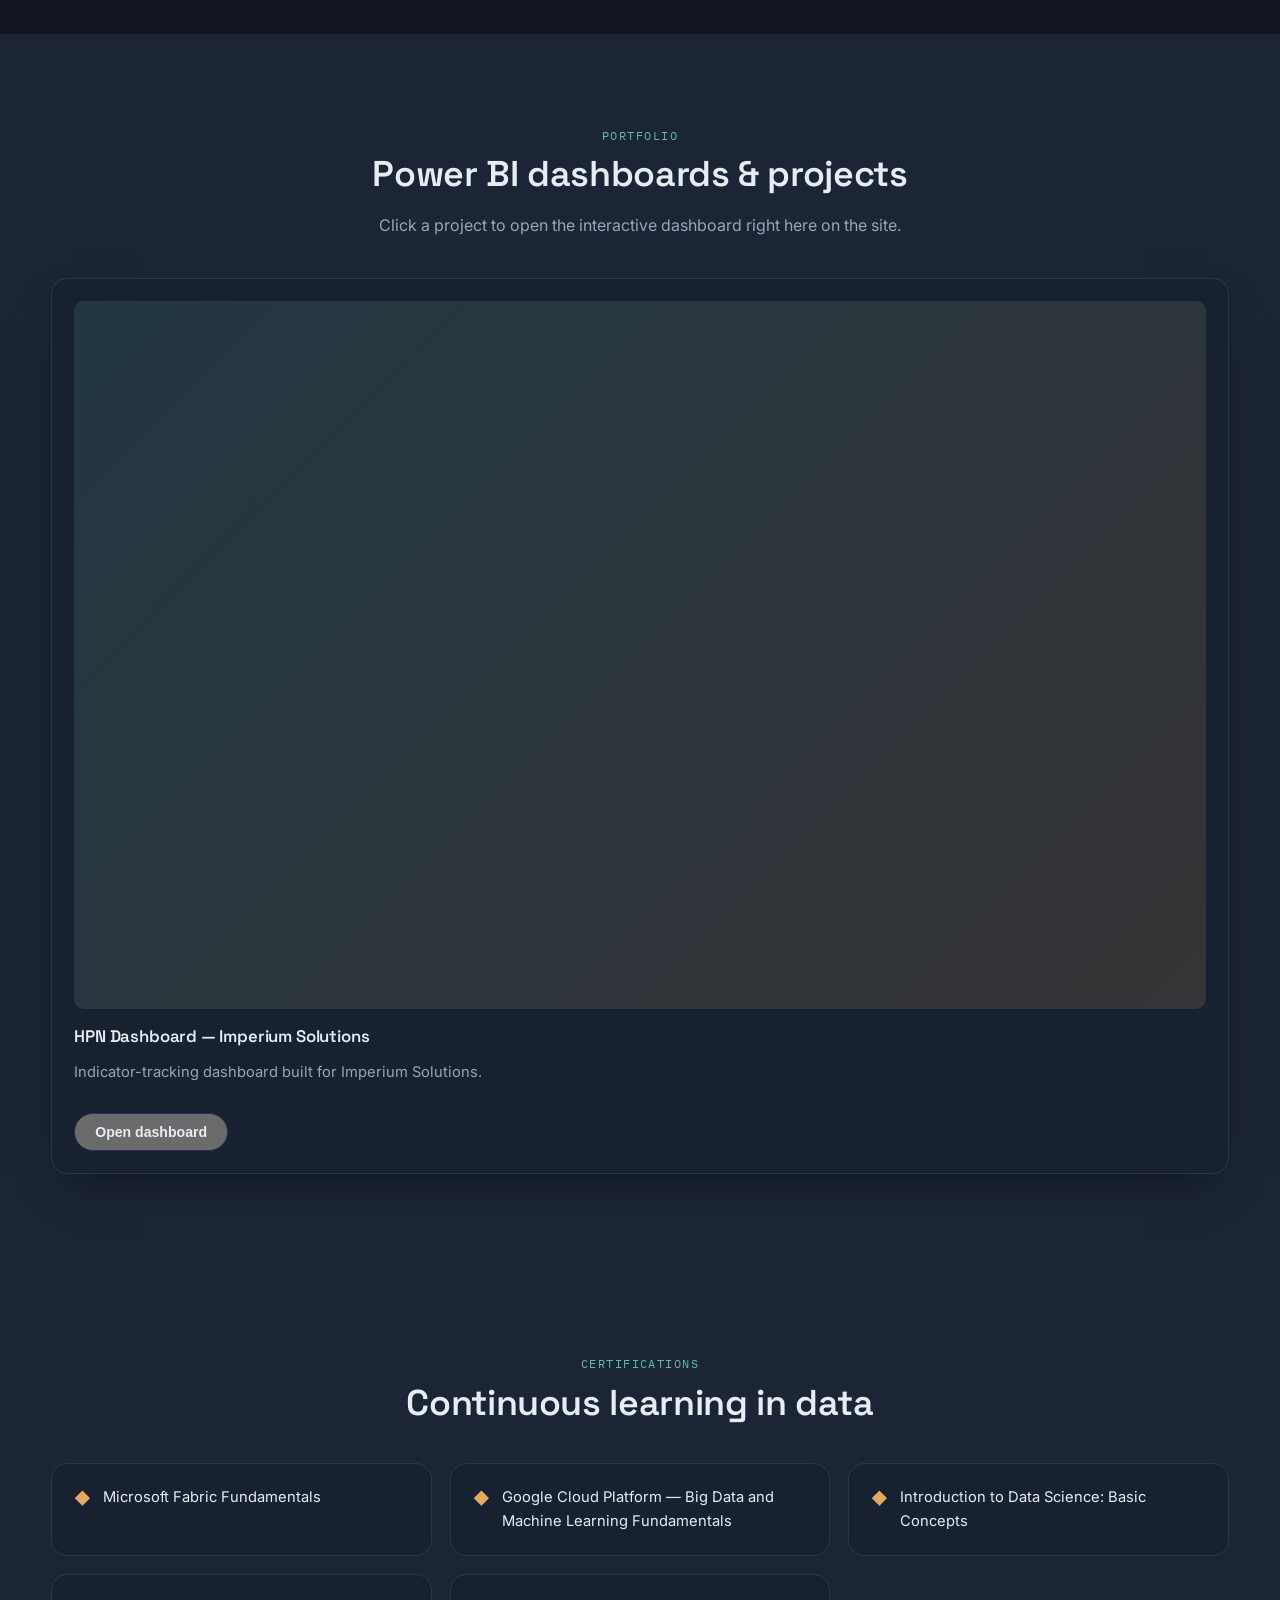
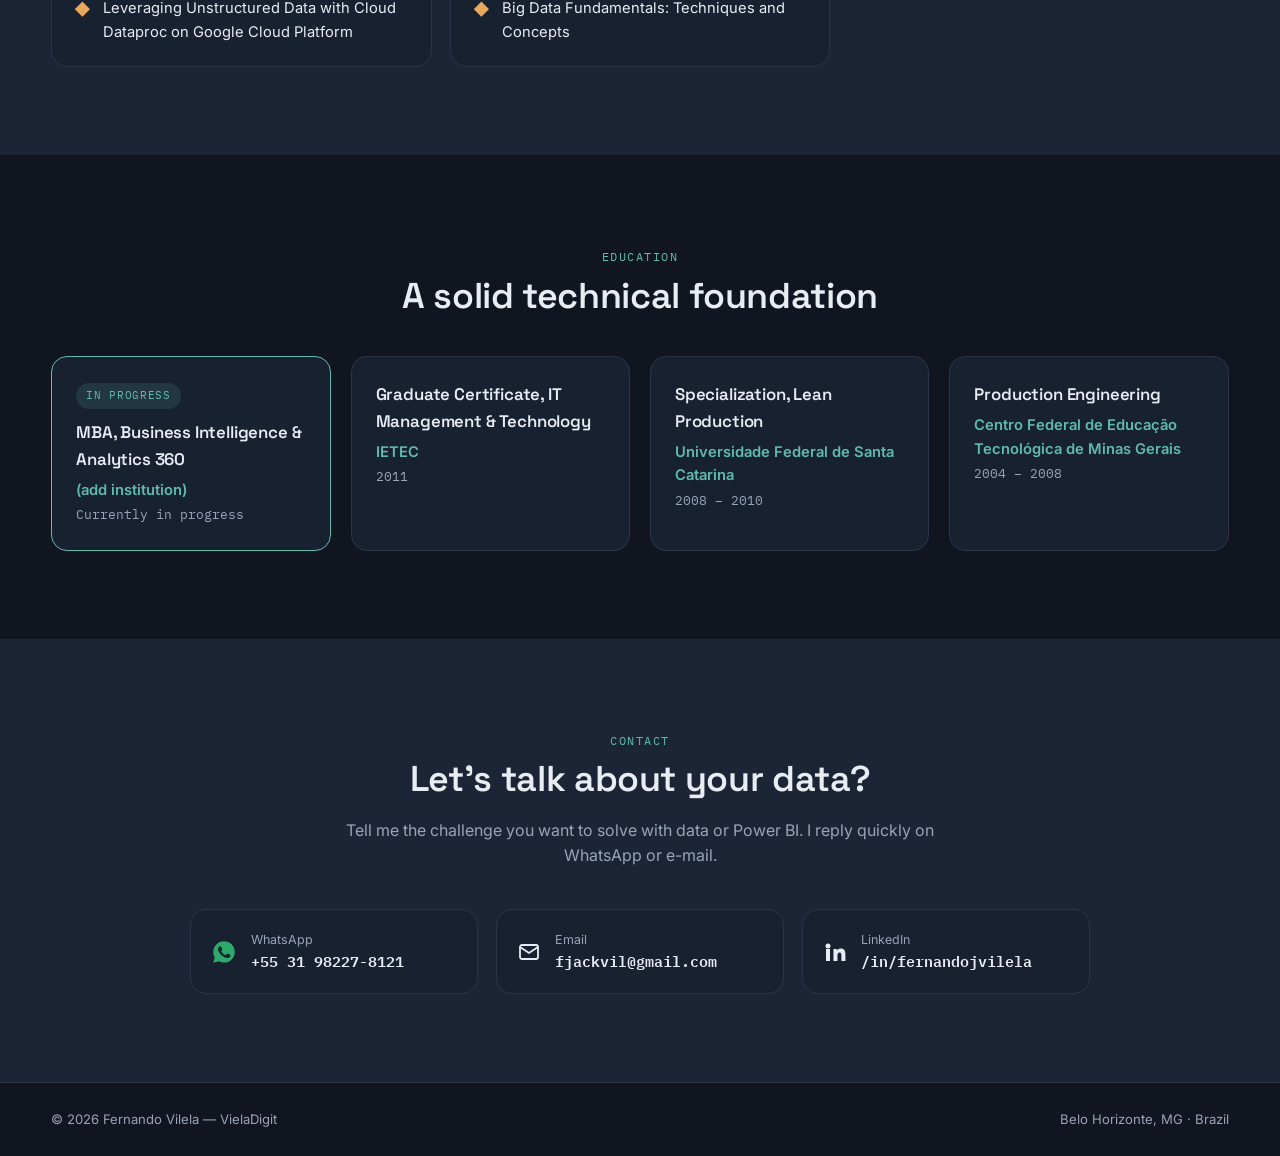
<file: vieladigit/index.html>
<!DOCTYPE html>
<html lang="pt-BR">
<head>
<meta charset="UTF-8">
<meta name="viewport" content="width=device-width, initial-scale=1.0">

<!-- ===================== SEO / METADADOS ===================== -->
<!-- Ajuste os textos abaixo se quiser refinar como o site aparece no Google -->
<title>Fernando Vilela | Business Intelligence, Power BI &amp; Dados</title>
<meta name="description" content="Fernando Vilela — Analista e Consultor de Business Intelligence. Power BI, DAX, SQL e automação de relatórios para transformar dados em decisões. Belo Horizonte, MG.">
<meta name="keywords" content="Business Intelligence, Power BI, DAX, SQL, Consultor BI, Dashboards, Belo Horizonte, Vilela">
<meta name="author" content="Fernando Vilela">

<!-- Open Graph (compartilhamento em redes sociais / WhatsApp) -->
<meta property="og:type" content="website">
<meta property="og:title" content="Fernando Vilela | Business Intelligence &amp; Power BI">
<meta property="og:description" content="Consultoria em Business Intelligence: dashboards, automação e análise de dados com Power BI, DAX e SQL.">
<meta property="og:image" content="https://vieladigit.com.br/assets/fernando-vilela.jpg">
<meta property="og:url" content="https://vieladigit.com.br/">
<meta name="twitter:card" content="summary_large_image">

<link rel="icon" href="data:image/svg+xml,<svg xmlns=%22http://www.w3.org/2000/svg%22 viewBox=%220 0 100 100%22><rect width=%22100%22 height=%22100%22 rx=%2222%22 fill=%22%232E6E6A%22/><text x=%2250%22 y=%2266%22 font-size=%2258%22 font-family=%22Arial%22 fill=%22white%22 text-anchor=%22middle%22>V</text></svg>">

<link rel="preconnect" href="https://fonts.googleapis.com">
<link rel="preconnect" href="https://fonts.gstatic.com" crossorigin>
<link href="https://fonts.googleapis.com/css2?family=Space+Grotesk:wght@500;600;700&family=Inter:wght@400;500;600&family=IBM+Plex+Mono:wght@500;600&display=swap" rel="stylesheet">

<link rel="stylesheet" href="css/style.css">
</head>
<body>

<!-- ===================== HEADER / NAV ===================== -->
<header class="site-header">
  <div class="container header-inner">
    <a href="#topo" class="logo">Viela<span>Digit</span></a>

    <nav class="main-nav" id="mainNav">
      <a href="#sobre" data-i18n="nav_about">Sobre</a>
      <a href="#experiencia" data-i18n="nav_experience">Experiência</a>
      <a href="#portfolio" data-i18n="nav_portfolio">Portfólio</a>
      <a href="#competencias" data-i18n="nav_skills">Competências</a>
      <a href="#formacao" data-i18n="nav_education">Formação</a>
      <a href="#contato" class="nav-cta" data-i18n="nav_contact">Contato</a>
    </nav>

    <div class="header-controls">
      <button id="langToggle" class="pill-btn" aria-label="Alternar idioma" title="Português / English">
        <span class="lang-code">PT</span>
      </button>
      <button id="themeToggle" class="pill-btn icon-btn" aria-label="Alternar tema claro/escuro" title="Modo claro / escuro">
        <svg class="icon-sun" width="18" height="18" viewBox="0 0 24 24" fill="none" stroke="currentColor" stroke-width="2"><circle cx="12" cy="12" r="4"/><path d="M12 2v2M12 20v2M4.9 4.9l1.4 1.4M17.7 17.7l1.4 1.4M2 12h2M20 12h2M4.9 19.1l1.4-1.4M17.7 6.3l1.4-1.4"/></svg>
        <svg class="icon-moon" width="18" height="18" viewBox="0 0 24 24" fill="none" stroke="currentColor" stroke-width="2"><path d="M21 12.8A9 9 0 1 1 11.2 3 7 7 0 0 0 21 12.8Z"/></svg>
      </button>
      <button id="navToggle" class="nav-toggle" aria-label="Abrir menu">
        <span></span><span></span><span></span>
      </button>
    </div>
  </div>
</header>

<!-- ===================== HERO ===================== -->
<section class="hero" id="topo">
  <div class="container hero-inner">
    <div class="hero-copy">
      <p class="eyebrow" data-i18n="hero_eyebrow">Business Intelligence &amp; Dados</p>
      <h1 data-i18n="hero_title">Transformo dados de produção em decisões claras.</h1>
      <p class="hero-sub" data-i18n="hero_sub">
        Sou Fernando Vilela, analista e consultor de Business Intelligence em Belo Horizonte.
        Mais de 20 anos ligando processos produtivos, dados e Power BI para dar clareza a quem decide.
      </p>
      <div class="hero-actions">
        <a href="#contato" class="btn btn-primary" data-i18n="hero_cta_primary">Vamos conversar</a>
        <a href="#experiencia" class="btn btn-ghost" data-i18n="hero_cta_secondary">Ver experiência</a>
      </div>
    </div>

    <div class="hero-visual">
      <div class="portrait-frame">
        <!--
          FOTO DE PERFIL
          Já usei a foto que você enviou (fernando_terno_2.jpeg), salva em:
          /assets/fernando-vilela.jpg
          Para trocar por outra no futuro, basta substituir esse arquivo
          mantendo o mesmo nome, ou trocar o "src" abaixo.
        -->
        <img src="assets/fernando-vilela.jpg" alt="Fernando Vilela, Analista de Business Intelligence" class="portrait-img">
      </div>

      <!-- Painel "dashboard" — o elemento de assinatura visual do site -->
      <div class="kpi-panel" aria-hidden="false">
        <div class="kpi-panel-head">
          <span class="dot dot-red"></span><span class="dot dot-yellow"></span><span class="dot dot-green"></span>
          <span class="kpi-panel-title" data-i18n="kpi_panel_title">painel_fernando.pbix</span>
        </div>

        <div class="kpi-grid">
          <div class="kpi-card">
            <span class="kpi-number" data-count="21">0</span>
            <span class="kpi-label" data-i18n="kpi_years">anos de experiência</span>
          </div>
          <div class="kpi-card">
            <span class="kpi-number" data-count="16">0</span>
            <span class="kpi-label" data-i18n="kpi_stellantis">anos em BI na indústria automotiva</span>
          </div>
          <div class="kpi-card">
            <span class="kpi-number" data-count="5">0</span>
            <span class="kpi-label" data-i18n="kpi_certs">certificações em dados &amp; nuvem</span>
          </div>
          <div class="kpi-card">
            <span class="kpi-number" data-count="3">0</span>
            <span class="kpi-label" data-i18n="kpi_langs">idiomas de trabalho</span>
          </div>
        </div>

        <div class="mini-chart" aria-hidden="true">
          <span style="--h:38%"></span><span style="--h:52%"></span><span style="--h:46%"></span>
          <span style="--h:70%"></span><span style="--h:64%"></span><span style="--h:88%"></span>
          <span style="--h:78%"></span><span style="--h:95%"></span>
        </div>
      </div>
    </div>
  </div>
</section>

<!-- ===================== SOBRE ===================== -->
<section class="section" id="sobre">
  <div class="container section-grid">
    <div class="section-heading">
      <span class="eyebrow" data-i18n="about_eyebrow">Sobre</span>
      <h2 data-i18n="about_title">Da linha de produção ao Power BI</h2>
    </div>
    <div class="section-body">
      <p data-i18n="about_p1">
        Formado em Engenharia de Produção, construí minha carreira dentro do chão de fábrica antes de
        migrar para a análise de dados — o que me dá uma leitura diferente sobre BI: cada dashboard
        precisa resolver um problema real de operação, não só parecer bonito.
      </p>
      <p data-i18n="about_p2">
        Hoje atuo como consultor independente através da Vilela Soluções em Business Intelligence,
        ajudando empresas a modelar dados, criar dashboards em Power BI e automatizar relatórios que
        antes eram feitos manualmente em planilhas.
      </p>
      <div class="lang-tags">
        <span class="tag" data-i18n="lang_pt">Português (nativo)</span>
        <span class="tag" data-i18n="lang_en">Inglês</span>
        <span class="tag" data-i18n="lang_it">Italiano</span>
      </div>
    </div>
  </div>
</section>

<!-- ===================== EXPERIÊNCIA ===================== -->
<section class="section section-alt" id="experiencia">
  <div class="container">
    <div class="section-heading center">
      <span class="eyebrow" data-i18n="exp_eyebrow">Experiência</span>
      <h2 data-i18n="exp_title">Uma trajetória construída em dados</h2>
    </div>

    <div class="timeline">

      <div class="timeline-item">
        <div class="timeline-marker"><span class="timeline-date">2024 — <span data-i18n="present">atual</span></span></div>
        <div class="timeline-card">
          <h3 data-i18n="exp1_role">Analista de TI &amp; Consultor de BI</h3>
          <p class="timeline-company">Vilela Soluções em Business Inteligência · <span data-i18n="exp1_loc">Belo Horizonte, MG</span></p>
          <p data-i18n="exp1_desc">Consultoria independente em Business Intelligence e análise de dados para empresas de diferentes setores.</p>
        </div>
      </div>

      <div class="timeline-item">
        <div class="timeline-marker"><span class="timeline-date">2024 — <span data-i18n="present">atual</span></span></div>
        <div class="timeline-card">
          <h3 data-i18n="exp2_role">Business Intelligence Developer</h3>
          <p class="timeline-company">poenatela · <span data-i18n="exp1_loc">Belo Horizonte, MG</span></p>
          <ul data-i18n-list="exp2_list">
            <li>Coleta e análise de dados</li>
            <li>Modelagem e integração de dados</li>
            <li>Criação de dashboards e relatórios</li>
            <li>Identificação de insights e tendências</li>
            <li>Automatização de processos de relatório</li>
            <li>Treinamento e colaboração com equipes</li>
          </ul>
        </div>
      </div>

      <div class="timeline-item">
        <div class="timeline-marker"><span class="timeline-date">2020 – 2024</span></div>
        <div class="timeline-card">
          <h3 data-i18n="exp3_role">Analista PL de Melhoria Contínua — ISBU</h3>
          <p class="timeline-company">Stellantis · Betim, MG</p>
          <p data-i18n="exp3_desc">
            Desenvolvimento de medidas em DAX e modelagem avançada em Power BI / SSAS para dashboards
            globais de performance e custo produtivo, usados por plantas da Stellantis em todos os continentes.
          </p>
        </div>
      </div>

      <div class="timeline-item">
        <div class="timeline-marker"><span class="timeline-date">2018 – 2020</span></div>
        <div class="timeline-card">
          <h3 data-i18n="exp4_role">Analista de Produto e Processos — PP&amp;C</h3>
          <p class="timeline-company">Stellantis · Betim, MG</p>
          <p data-i18n="exp4_desc">
            Ferramentas de BI para controle de KPIs, estoque e paradas de linha, e sistema de gestão de
            armazenagem com tecnologia MES Siemens.
          </p>
        </div>
      </div>

      <div class="timeline-item">
        <div class="timeline-marker"><span class="timeline-date">2008 – 2018</span></div>
        <div class="timeline-card">
          <h3 data-i18n="exp5_role">Analista PL de Melhoria Contínua</h3>
          <p class="timeline-company">Stellantis · Betim, MG</p>
          <p data-i18n="exp5_desc">
            Gestão do projeto SGPP MES SIMATIC IT desde 2008, controlando recebimento, armazenagem,
            produção, expedição e KPIs de toda a planta.
          </p>
        </div>
      </div>

      <div class="timeline-item">
        <div class="timeline-marker"><span class="timeline-date">2005 – 2007</span></div>
        <div class="timeline-card">
          <h3 data-i18n="exp6_role">Analista de Produto e Processo</h3>
          <p class="timeline-company">Stellantis South America · Betim, MG</p>
          <p data-i18n="exp6_desc">
            Análises qualitativas de produtos estampados e acompanhamento de indicadores para melhoria
            contínua antes do lançamento em produção.
          </p>
        </div>
      </div>

    </div>
  </div>
</section>

<!-- ===================== COMPETÊNCIAS ===================== -->
<section class="section" id="competencias">
  <div class="container">
    <div class="section-heading center">
      <span class="eyebrow" data-i18n="skills_eyebrow">Competências</span>
      <h2 data-i18n="skills_title">Ferramentas do dia a dia</h2>
    </div>

    <div class="skills-grid">
      <div class="skill-group">
        <h3 data-i18n="skills_bi">Business Intelligence</h3>
        <div class="chip-row">
          <span class="chip">Power BI</span>
          <span class="chip">DAX</span>
          <span class="chip">Power Query</span>
          <span class="chip">SSAS</span>
          <span class="chip">Pentaho Server</span>
        </div>
      </div>
      <div class="skill-group">
        <h3 data-i18n="skills_data">Dados &amp; Desenvolvimento</h3>
        <div class="chip-row">
          <span class="chip">SQL</span>
          <span class="chip">JavaScript</span>
          <span class="chip">Visual Studio Code</span>
          <span class="chip">Google Cloud Platform</span>
          <span class="chip">Microsoft Fabric</span>
        </div>
      </div>
      <div class="skill-group">
        <h3 data-i18n="skills_process">Processos &amp; Gestão</h3>
        <div class="chip-row">
          <span class="chip" data-i18n="skill_lean">Lean Production</span>
          <span class="chip" data-i18n="skill_mes">MES / Simatic IT</span>
          <span class="chip" data-i18n="skill_kpi">Gestão de KPIs</span>
          <span class="chip" data-i18n="skill_pm">Gerenciamento de Projetos</span>
        </div>
      </div>
    </div>
  </div>
</section>

<!-- ===================== PORTFÓLIO ===================== -->
<section class="section section-alt" id="portfolio">
  <div class="container">
    <div class="section-heading center">
      <span class="eyebrow" data-i18n="portfolio_eyebrow">Portfólio</span>
      <h2 data-i18n="portfolio_title">Dashboards e projetos de Power BI</h2>
      <p data-i18n="portfolio_sub">Clique em um projeto para abrir o dashboard interativo direto aqui no site.</p>
    </div>

    <!--
      Os cartões abaixo são gerados automaticamente a partir do arquivo
      js/portfolio.js — para adicionar, remover ou editar projetos, edite
      APENAS aquele arquivo (não é necessário mexer neste HTML).
    -->
    <div class="portfolio-grid" id="portfolioGrid"></div>
  </div>
</section>

<!-- Modal que abre o relatório Power BI embutido (iframe) -->
<div class="portfolio-modal" id="portfolioModal" aria-hidden="true">
  <div class="portfolio-modal-backdrop" id="portfolioModalBackdrop"></div>
  <div class="portfolio-modal-panel" role="dialog" aria-modal="true">
    <div class="portfolio-modal-head">
      <span class="portfolio-modal-title" id="portfolioModalTitle"></span>
      <button class="portfolio-modal-close" id="portfolioModalClose" aria-label="Fechar">✕</button>
    </div>
    <div class="portfolio-modal-frame">
      <iframe id="portfolioModalIframe" src="" title="Power BI Dashboard" frameborder="0" allowfullscreen="true" loading="lazy"></iframe>
    </div>
  </div>
</div>

<!-- ===================== CERTIFICAÇÕES ===================== -->
<section class="section section-alt" id="certificacoes">
  <div class="container">
    <div class="section-heading center">
      <span class="eyebrow" data-i18n="certs_eyebrow">Certificações</span>
      <h2 data-i18n="certs_title">Aprendizado contínuo em dados</h2>
    </div>

    <div class="cert-grid">
      <div class="cert-card">
        <span class="cert-icon">◆</span>
        <p data-i18n="cert1">Fundamentos do Microsoft Fabric</p>
      </div>
      <div class="cert-card">
        <span class="cert-icon">◆</span>
        <p data-i18n="cert2">Google Cloud Platform — Big Data and Machine Learning Fundamentals</p>
      </div>
      <div class="cert-card">
        <span class="cert-icon">◆</span>
        <p data-i18n="cert3">Introdução à Ciência de Dados: Conceitos Básicos</p>
      </div>
      <div class="cert-card">
        <span class="cert-icon">◆</span>
        <p data-i18n="cert4">Leveraging Unstructured Data with Cloud Dataproc on Google Cloud Platform</p>
      </div>
      <div class="cert-card">
        <span class="cert-icon">◆</span>
        <p data-i18n="cert5">Fundamentos do Big Data: Técnicas e Conceitos</p>
      </div>
    </div>
  </div>
</section>

<!-- ===================== FORMAÇÃO ===================== -->
<section class="section" id="formacao">
  <div class="container">
    <div class="section-heading center">
      <span class="eyebrow" data-i18n="edu_eyebrow">Formação Acadêmica</span>
      <h2 data-i18n="edu_title">Base técnica sólida</h2>
    </div>

    <div class="edu-grid">
      <div class="edu-card edu-card-current">
        <span class="edu-badge" data-i18n="edu0_badge">Em andamento</span>
        <h3 data-i18n="edu0_title">MBA em Business Intelligence &amp; Analytics 360</h3>
        <!--
          Se quiser exibir o nome da instituição deste MBA, troque o texto
          "(informe a instituição)" abaixo e também a versão em inglês
          no arquivo js/translations.js (chave edu0_school).
        -->
        <p class="edu-school" data-i18n="edu0_school">(informe a instituição)</p>
        <p class="edu-year" data-i18n="edu0_year">Cursando atualmente</p>
      </div>
      <div class="edu-card">
        <h3 data-i18n="edu1_title">Pós-graduação, Gestão e Tecnologia da Informação</h3>
        <p class="edu-school">IETEC</p>
        <p class="edu-year">2011</p>
      </div>
      <div class="edu-card">
        <h3 data-i18n="edu2_title">Especialização, Lean Production</h3>
        <p class="edu-school">Universidade Federal de Santa Catarina</p>
        <p class="edu-year">2008 – 2010</p>
      </div>
      <div class="edu-card">
        <h3 data-i18n="edu3_title">Engenharia de Produção</h3>
        <p class="edu-school">Centro Federal de Educação Tecnológica de Minas Gerais</p>
        <p class="edu-year">2004 – 2008</p>
      </div>
    </div>
  </div>
</section>

<!-- ===================== CONTATO ===================== -->
<section class="section section-contact" id="contato">
  <div class="container contact-inner">
    <div class="section-heading">
      <span class="eyebrow" data-i18n="contact_eyebrow">Contato</span>
      <h2 data-i18n="contact_title">Vamos falar sobre os seus dados?</h2>
      <p data-i18n="contact_sub">
        Me conte o desafio que você quer resolver com dados ou Power BI.
        Respondo rápido pelo WhatsApp ou e-mail.
      </p>
    </div>

    <div class="contact-cards">
      <a href="https://wa.me/5531982278121" target="_blank" rel="noopener" class="contact-card contact-whatsapp">
        <svg width="26" height="26" viewBox="0 0 24 24" fill="currentColor"><path d="M12.04 2C6.58 2 2.13 6.45 2.13 11.91c0 1.75.46 3.45 1.33 4.95L2.05 22l5.31-1.39a9.9 9.9 0 0 0 4.68 1.19h.01c5.46 0 9.9-4.45 9.9-9.91 0-2.65-1.03-5.14-2.9-7.01A9.82 9.82 0 0 0 12.04 2Zm5.8 14.09c-.24.68-1.4 1.3-1.93 1.38-.49.08-1.11.11-1.79-.11-.41-.13-.94-.31-1.62-.6-2.85-1.23-4.71-4.09-4.85-4.28-.14-.19-1.16-1.54-1.16-2.94 0-1.4.73-2.08 1-2.36.26-.28.57-.35.76-.35.19 0 .38 0 .55.01.18.01.41-.07.64.49.24.58.81 2 .88 2.14.07.14.12.31.02.5-.09.19-.14.31-.28.48-.14.16-.29.36-.42.48-.14.14-.28.29-.12.56.16.28.71 1.17 1.53 1.9 1.05.94 1.94 1.23 2.21 1.37.28.14.44.12.6-.07.16-.19.68-.79.87-1.06.18-.28.37-.23.62-.14.26.09 1.63.77 1.91.91.28.14.46.21.53.33.07.12.07.68-.17 1.36Z"/></svg>
        <div>
          <span class="contact-label" data-i18n="contact_whatsapp_label">WhatsApp</span>
          <span class="contact-value">+55 31 98227-8121</span>
        </div>
      </a>

      <a href="mailto:fjackvil@gmail.com" class="contact-card">
        <svg width="24" height="24" viewBox="0 0 24 24" fill="none" stroke="currentColor" stroke-width="1.8"><rect x="3" y="5" width="18" height="14" rx="2"/><path d="M3 7l9 6 9-6"/></svg>
        <div>
          <span class="contact-label" data-i18n="contact_email_label">E-mail</span>
          <span class="contact-value">fjackvil@gmail.com</span>
        </div>
      </a>

      <a href="https://www.linkedin.com/in/fernandojvilela" target="_blank" rel="noopener" class="contact-card">
        <svg width="24" height="24" viewBox="0 0 24 24" fill="currentColor"><path d="M4.98 3.5a2.5 2.5 0 1 1 0 5 2.5 2.5 0 0 1 0-5ZM3 9h4v12H3V9Zm7 0h3.8v1.64h.05c.53-1 1.83-2.06 3.77-2.06 4.03 0 4.78 2.65 4.78 6.1V21h-4v-5.5c0-1.31-.02-3-1.83-3-1.83 0-2.11 1.43-2.11 2.9V21h-4V9Z"/></svg>
        <div>
          <span class="contact-label">LinkedIn</span>
          <span class="contact-value">/in/fernandojvilela</span>
        </div>
      </a>
    </div>
  </div>
</section>

<footer class="site-footer">
  <div class="container footer-inner">
    <span>© <span id="year"></span> Fernando Vilela — VielaDigit</span>
    <span data-i18n="footer_made">Belo Horizonte, MG · Brasil</span>
  </div>
</footer>

<script src="js/translations.js"></script>
<script src="js/portfolio.js"></script>
<script src="js/script.js"></script>
</body>
</html>
</file>
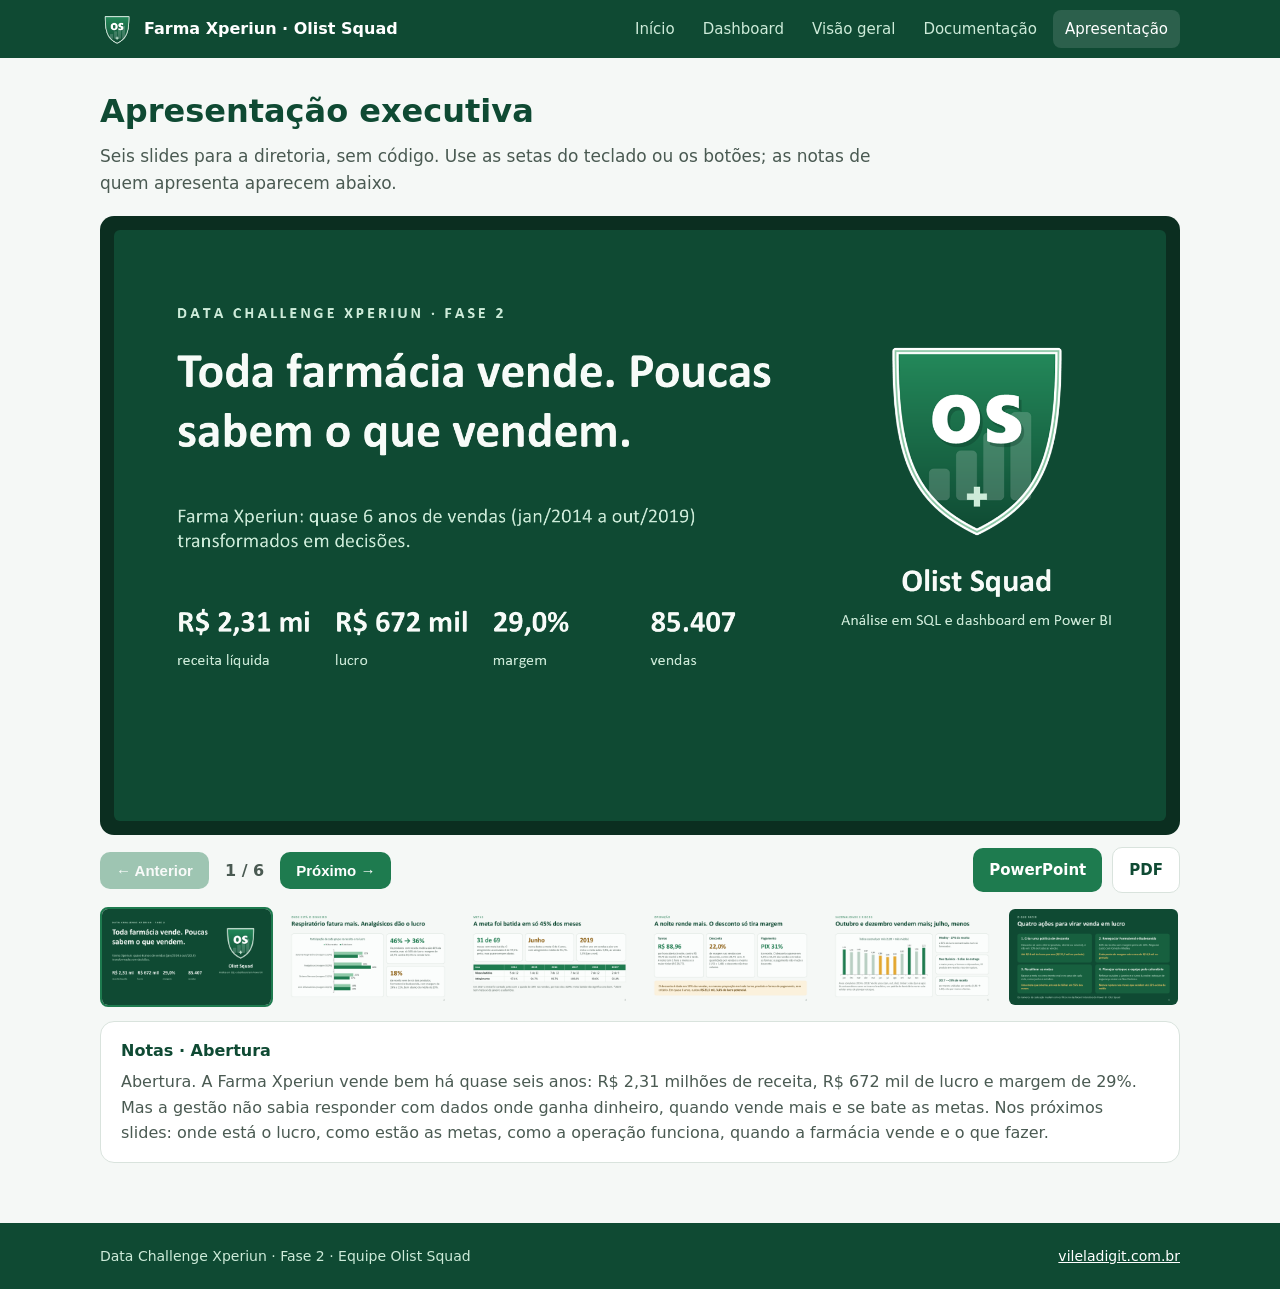
<file: farma-xperiun/apresentacao.html>
<!doctype html>
<html lang="pt-BR"><head><meta charset="utf-8"><meta name="viewport" content="width=device-width,initial-scale=1">
<title>Apresentação executiva · Farma Xperiun</title><meta name="description" content="Apresentação executiva da Farma Xperiun: seis slides com os principais insights e ações."><meta property="og:title" content="Apresentação executiva · Farma Xperiun"><meta property="og:description" content="Apresentação executiva da Farma Xperiun: seis slides com os principais insights e ações."><meta property="og:type" content="website"><meta property="og:url" content="https://vileladigit.com.br/farma-xperiun/apresentacao.html"><meta property="og:image" content="https://vileladigit.com.br/farma-xperiun/assets/apresentacao/slide-1.png">
<link rel="icon" type="image/png" href="assets/img/icone_olist_squad_256.png">
<link rel="stylesheet" href="assets/site.css"><style>
.palco{background:#0B2E20;border-radius:14px;padding:14px;position:relative}
.palco img{width:100%;aspect-ratio:16/9;display:block;border-radius:6px;background:#fff}
.ctrl{display:flex;align-items:center;gap:10px;margin-top:12px;flex-wrap:wrap}
.ctrl button{background:var(--verde);color:#fff;border:0;border-radius:10px;padding:10px 16px;font-size:15px;font-weight:600;cursor:pointer}
.ctrl button:disabled{opacity:.4;cursor:default}.ctrl .pos{color:var(--suave);font-weight:600;margin:0 6px}
.miniaturas{display:grid;grid-template-columns:repeat(6,1fr);gap:8px;margin-top:14px}
.miniaturas button{border:2px solid transparent;border-radius:8px;padding:0;background:none;cursor:pointer;overflow:hidden}
.miniaturas button.ativo{border-color:var(--verde)}.miniaturas img{display:block;width:100%;aspect-ratio:16/9}
.notas{background:var(--card);border:1px solid var(--borda);border-radius:14px;padding:16px 20px;margin-top:14px}
.notas h3{margin:0 0 6px;font-size:16px;color:var(--verde-esc)}.notas p{margin:0;color:var(--suave)}
@media (max-width:640px){.miniaturas{grid-template-columns:repeat(3,1fr)}}</style>
</head><body>
<header class="topo"><div class="in"><a class="marca" href="index.html"><img src="assets/img/icone_olist_squad_256.png" alt="">Farma Xperiun · Olist Squad</a><nav><a href="index.html">Início</a><a href="dashboard.html">Dashboard</a><a href="visao-geral.html">Visão geral</a><a href="documentacao.html">Documentação</a><a href="apresentacao.html" class="ativo">Apresentação</a></nav></div></header>
<main><h1 style="color:var(--verde-esc);margin:0 0 6px">Apresentação executiva</h1>
<p class="lead">Seis slides para a diretoria, sem código. Use as setas do teclado ou os botões; as notas de quem apresenta aparecem abaixo.</p>
<div class="palco"><img id="slide" src="assets/apresentacao/slide-1.png" alt="Slide 1 da apresentação"></div>
<div class="ctrl"><button id="ant" aria-label="Slide anterior">← Anterior</button><span class="pos" id="pos">1 / 6</span><button id="prox" aria-label="Próximo slide">Próximo →</button>
<span style="flex:1"></span><a class="btn" href="assets/apresentacao/Apresentacao_Farma_Xperiun.pptx" download>PowerPoint</a><a class="btn sec" href="assets/apresentacao/Apresentacao_Farma_Xperiun.pdf" download>PDF</a></div>
<div class="miniaturas"><button data-i="0" aria-label="Slide 1"><img src="assets/apresentacao/slide-1.png" alt="" loading="lazy"></button><button data-i="1" aria-label="Slide 2"><img src="assets/apresentacao/slide-2.png" alt="" loading="lazy"></button><button data-i="2" aria-label="Slide 3"><img src="assets/apresentacao/slide-3.png" alt="" loading="lazy"></button><button data-i="3" aria-label="Slide 4"><img src="assets/apresentacao/slide-4.png" alt="" loading="lazy"></button><button data-i="4" aria-label="Slide 5"><img src="assets/apresentacao/slide-5.png" alt="" loading="lazy"></button><button data-i="5" aria-label="Slide 6"><img src="assets/apresentacao/slide-6.png" alt="" loading="lazy"></button></div>
<div class="notas"><h3 id="ntit">Notas</h3><p id="ntxt"></p></div></main>
<footer class="rodape"><div class="in"><span>Data Challenge Xperiun · Fase 2 · Equipe Olist Squad</span><span><a href="https://vileladigit.com.br">vileladigit.com.br</a></span></div></footer>
<script>
const S=[{"img": "assets/apresentacao/slide-1.png", "titulo": "Abertura", "notas": "Abertura. A Farma Xperiun vende bem há quase seis anos: R$ 2,31 milhões de receita, R$ 672 mil de lucro e margem de 29%. Mas a gestão não sabia responder com dados onde ganha dinheiro, quando vende mais e se bate as metas. Nos próximos slides: onde está o lucro, como estão as metas, como a operação funciona, quando a farmácia vende e o que fazer."}, {"img": "assets/apresentacao/slide-2.png", "titulo": "Onde está o dinheiro", "notas": "Faturamento não é lucro. O Sistema Respiratório é o grupo que mais vende (31% da receita), mas com margem de 23,9%. Os Analgésicos vendem quase o mesmo (30%) e entregam 40% do lucro, com margem de 38,9%. Os controlados (com receita médica) pesam quase metade da receita, mas têm margem baixa. E a receita está concentrada: Formoterol e Budesonida sozinhos fazem 18% dela, com margem perto de 20%."}, {"img": "assets/apresentacao/slide-3.png", "titulo": "Metas", "notas": "As metas ficam no limite do realizado: atingimento acumulado de 97,5%, mas batidas em menos da metade dos meses. Há um padrão: junho nunca bate. E as metas não acompanham a realidade: em 2019, o melhor ano em vendas, a meta subiu mais que o dobro do crescimento real, e o atingimento foi o pior da série. Em 2017, o inverso: a meta caiu junto com as vendas, e o ano ruim parece bom."}, {"img": "assets/apresentacao/slide-4.png", "titulo": "Operação", "notas": "Comparando por hora de funcionamento, a noite é o turno mais produtivo, mesmo fechando às 22h: R$ 88,96 por hora, contra R$ 79,70 da manhã e R$ 74,29 da tarde. O desconto é o gargalo mais claro: não muda a quantidade comprada, derruba a margem em quase 8 pontos e é aplicado de forma uniforme, sem política. A forma de pagamento não explica nada: o ticket e a taxa de desconto são praticamente iguais em PIX, cartões, dinheiro e convênio."}, {"img": "assets/apresentacao/slide-5.png", "titulo": "Sazonalidade e riscos", "notas": "O calendário importa: outubro vende 22% acima do mês médio e dezembro 21%; julho fica 20% abaixo. Isso pede estoque e equipe maiores de outubro a janeiro. Um alerta: os antiasmáticos caem no inverno, o contrário do esperado no Brasil; a base parece seguir o padrão do hemisfério norte, então esse ponto precisa ser validado com dados reais. Riscos: um fornecedor concentra mais de um quarto da receita, e o fornecedor mais lento (5 dias) entrega um dos produtos mais vendidos. A queda de 2017 veio do tamanho da compra, não do número de clientes."}, {"img": "assets/apresentacao/slide-6.png", "titulo": "Ações", "notas": "Quatro ações, da mais rápida à mais estrutural. Primeiro, o desconto: ele não traz volume e custa margem, então deve ter critério; o ganho estimado é de até R$ 4 mil de lucro por ano. Segundo, custo: os dois produtos que mais faturam têm a pior margem; cada ponto a mais vale cerca de R$ 4,2 mil no período. Terceiro, metas: hoje elas sobem mais rápido que as vendas e falham na maioria dos meses; meta boa considera o crescimento real e a sazonalidade. Quarto, operação: estoque e equipe acompanhando o calendário e o turno da noite, com atenção ao fornecedor de prazo mais longo. Próximos passos: simular o lucro sem desconto, uma meta realista e investigar a queda de 2017 por produto."}];let i=0;
const img=document.getElementById('slide'),pos=document.getElementById('pos'),ant=document.getElementById('ant'),prox=document.getElementById('prox');
const mins=[...document.querySelectorAll('.miniaturas button')];
function mostra(k){i=Math.max(0,Math.min(S.length-1,k));img.src=S[i].img;img.alt='Slide '+(i+1)+': '+S[i].titulo;
pos.textContent=(i+1)+' / '+S.length;ant.disabled=i===0;prox.disabled=i===S.length-1;
mins.forEach((b,j)=>b.classList.toggle('ativo',j===i));document.getElementById('ntit').textContent='Notas · '+S[i].titulo;
document.getElementById('ntxt').textContent=S[i].notas||'Sem notas neste slide.';history.replaceState(null,'','#'+(i+1));}
ant.onclick=()=>mostra(i-1);prox.onclick=()=>mostra(i+1);mins.forEach(b=>b.onclick=()=>mostra(+b.dataset.i));
document.addEventListener('keydown',e=>{if(e.key==='ArrowRight'||e.key==='PageDown')mostra(i+1);if(e.key==='ArrowLeft'||e.key==='PageUp')mostra(i-1);});
S.forEach(s=>{const p=new Image();p.src=s.img;});
mostra((parseInt(location.hash.slice(1))||1)-1);
</script></body></html>
</file>
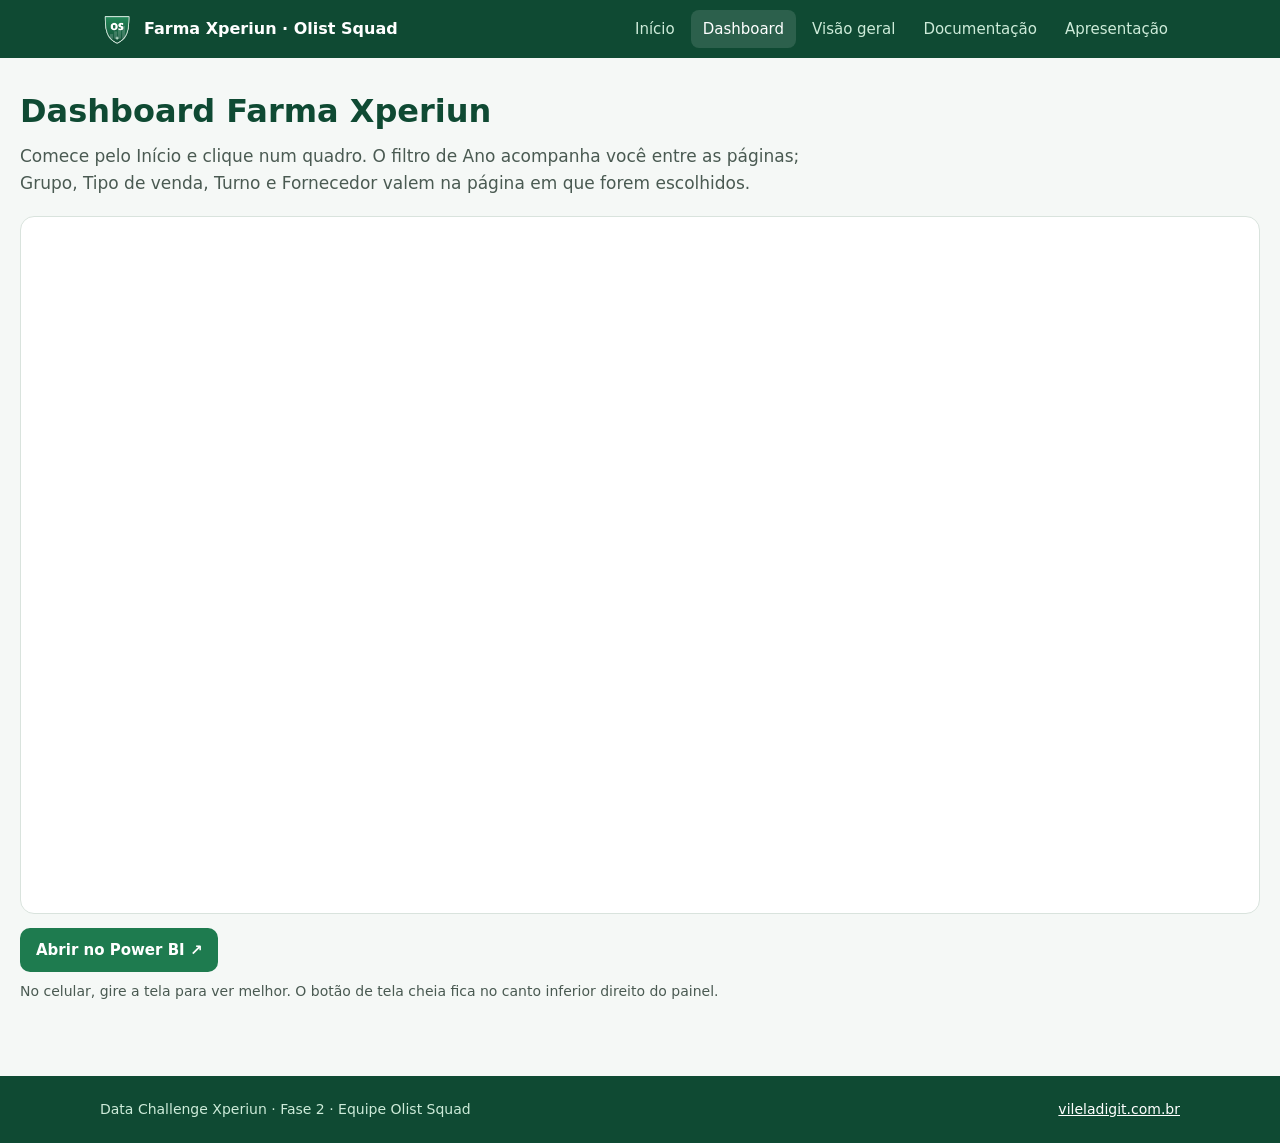
<file: farma-xperiun/dashboard.html>
<!doctype html>
<html lang="pt-BR"><head><meta charset="utf-8"><meta name="viewport" content="width=device-width,initial-scale=1">
<title>Dashboard · Farma Xperiun</title><meta name="description" content="Dashboard interativo em Power BI da Farma Xperiun: metas, produtos, operação e sazonalidade."><meta property="og:title" content="Dashboard · Farma Xperiun"><meta property="og:description" content="Dashboard interativo em Power BI da Farma Xperiun: metas, produtos, operação e sazonalidade."><meta property="og:type" content="website"><meta property="og:url" content="https://vileladigit.com.br/farma-xperiun/dashboard.html"><meta property="og:image" content="https://vileladigit.com.br/farma-xperiun/assets/apresentacao/slide-1.png">
<link rel="icon" type="image/png" href="assets/img/icone_olist_squad_256.png">
<link rel="stylesheet" href="assets/site.css"><style>main{max-width:1500px}.embed iframe{aspect-ratio:16/9;min-height:420px}</style>
</head><body>
<header class="topo"><div class="in"><a class="marca" href="index.html"><img src="assets/img/icone_olist_squad_256.png" alt="">Farma Xperiun · Olist Squad</a><nav><a href="index.html">Início</a><a href="dashboard.html" class="ativo">Dashboard</a><a href="visao-geral.html">Visão geral</a><a href="documentacao.html">Documentação</a><a href="apresentacao.html">Apresentação</a></nav></div></header>
<main><h1 style="color:var(--verde-esc);margin:0 0 6px">Dashboard Farma Xperiun</h1>
<p class="lead">Comece pelo Início e clique num quadro. O filtro de Ano acompanha você entre as páginas; Grupo, Tipo de venda, Turno e Fornecedor valem na página em que forem escolhidos.</p>
<div class="embed"><iframe title="Dashboard Farma Xperiun no Power BI" src="https://app.powerbi.com/view?r=eyJrIjoiMThlMGVmMjQtNmJkOC00Mjc2LWJlOTEtNjJiYWUxNGUzMjE5IiwidCI6IjAxOGUzMGI2LTcxZWMtNGQzOS1hZTJjLTE5NDk4YmFjMWNjNiJ9" allowfullscreen></iframe></div>
<div class="botoes"><a class="btn" href="https://app.powerbi.com/view?r=eyJrIjoiMThlMGVmMjQtNmJkOC00Mjc2LWJlOTEtNjJiYWUxNGUzMjE5IiwidCI6IjAxOGUzMGI2LTcxZWMtNGQzOS1hZTJjLTE5NDk4YmFjMWNjNiJ9" target="_blank" rel="noopener">Abrir no Power BI ↗</a></div>
<p class="dica">No celular, gire a tela para ver melhor. O botão de tela cheia fica no canto inferior direito do painel.</p></main>
<footer class="rodape"><div class="in"><span>Data Challenge Xperiun · Fase 2 · Equipe Olist Squad</span><span><a href="https://vileladigit.com.br">vileladigit.com.br</a></span></div></footer>
</body></html>
</file>
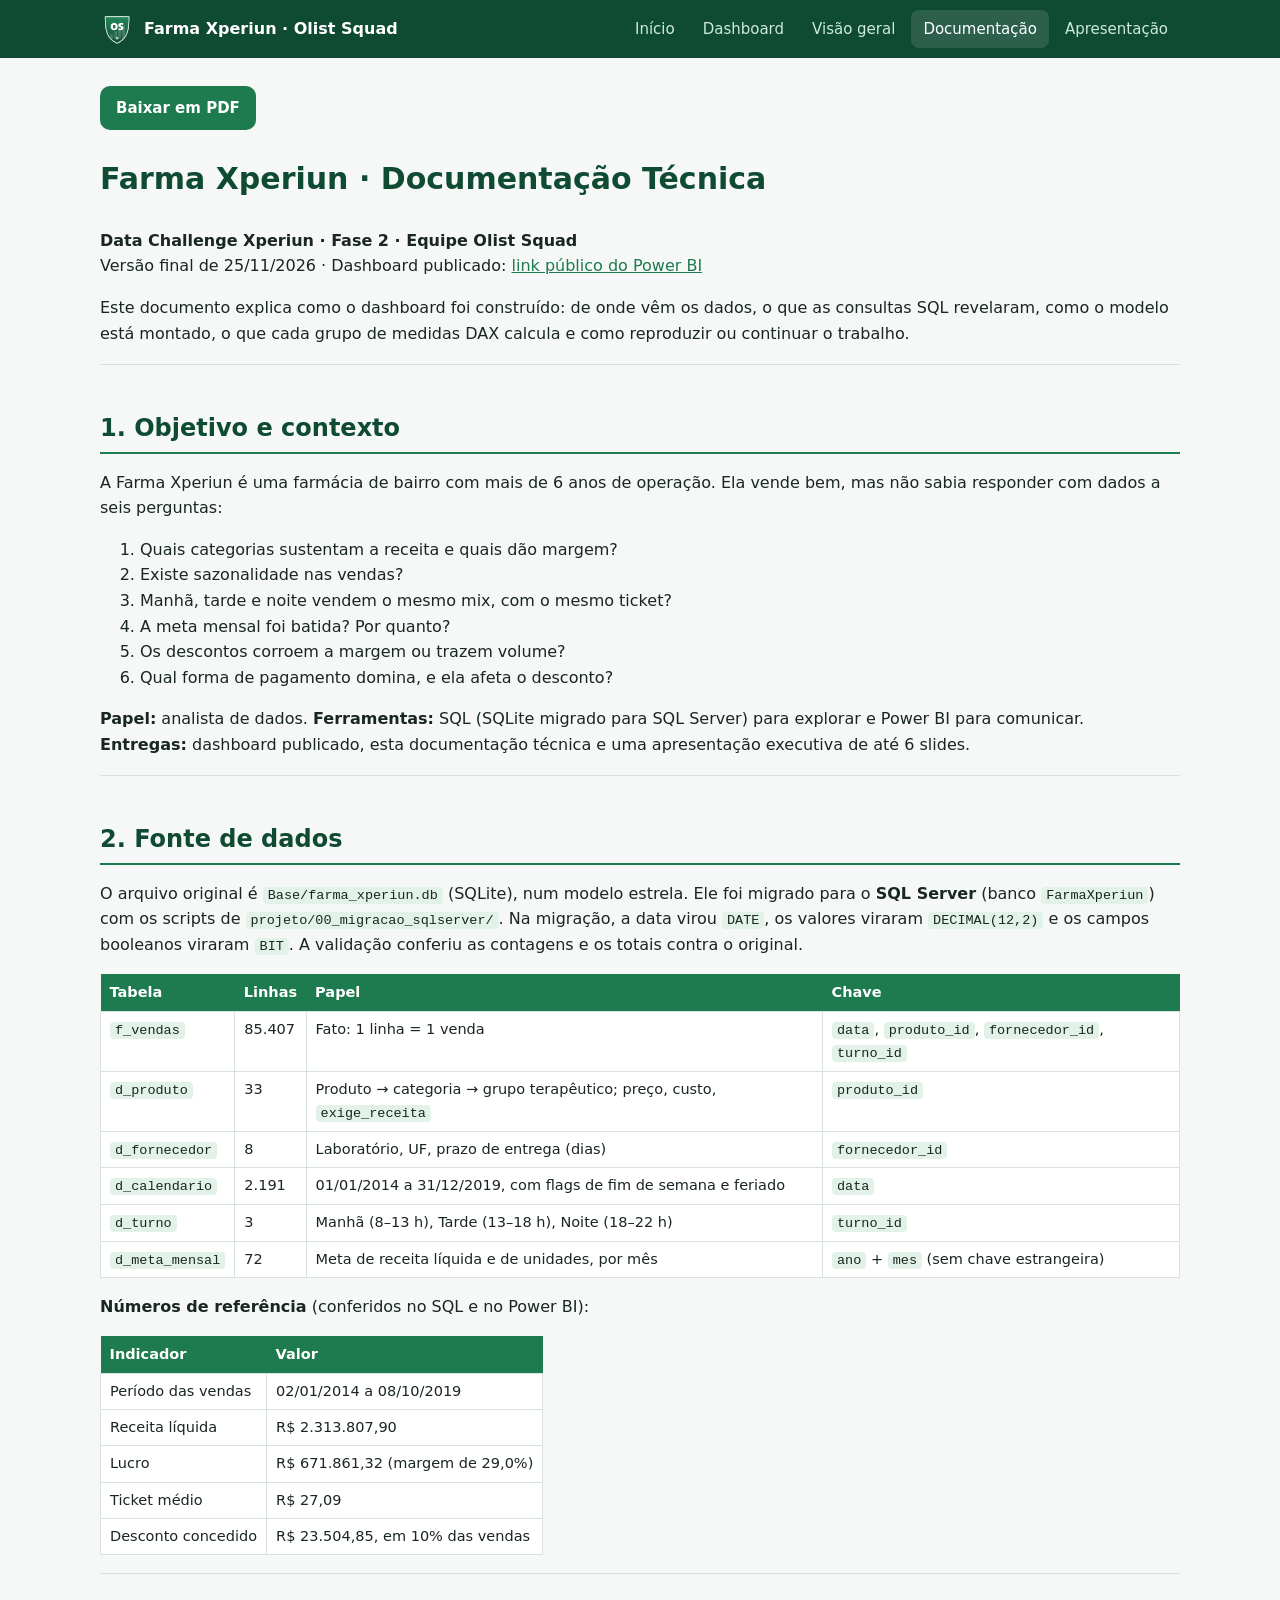
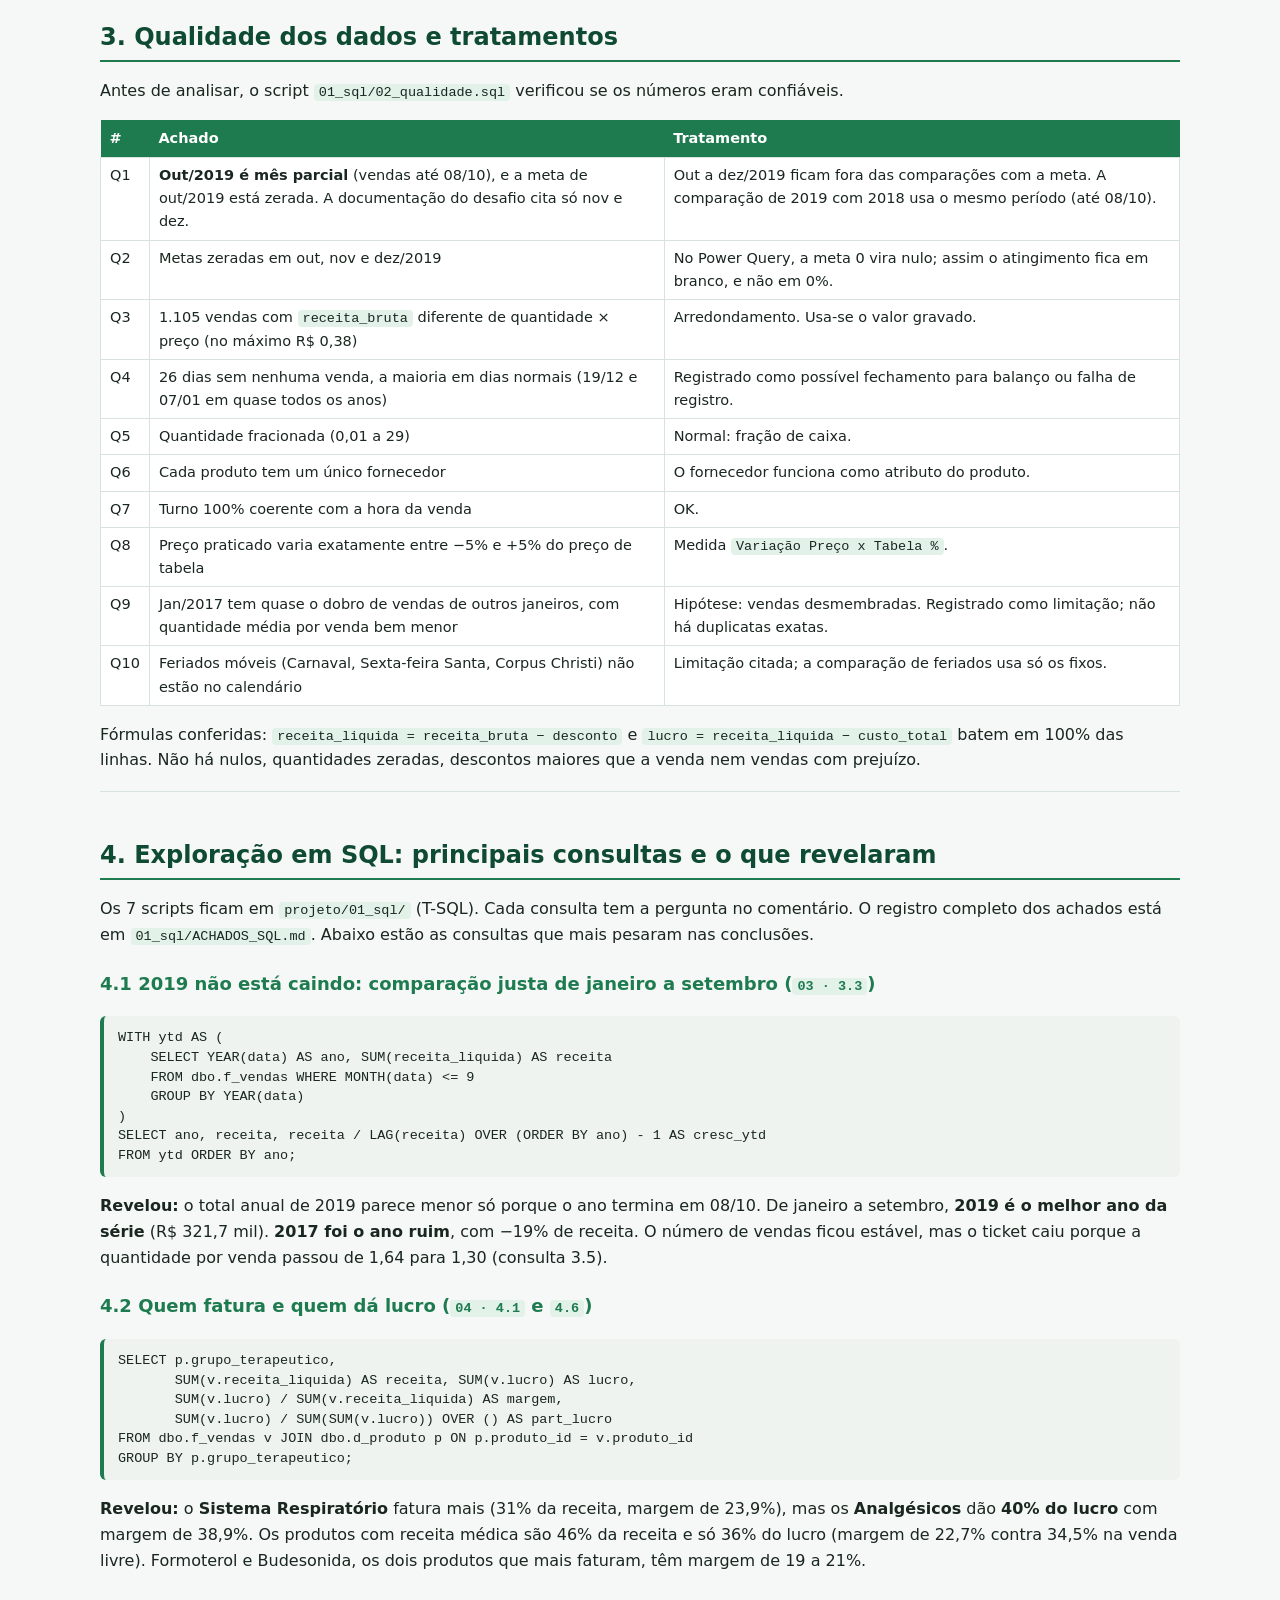
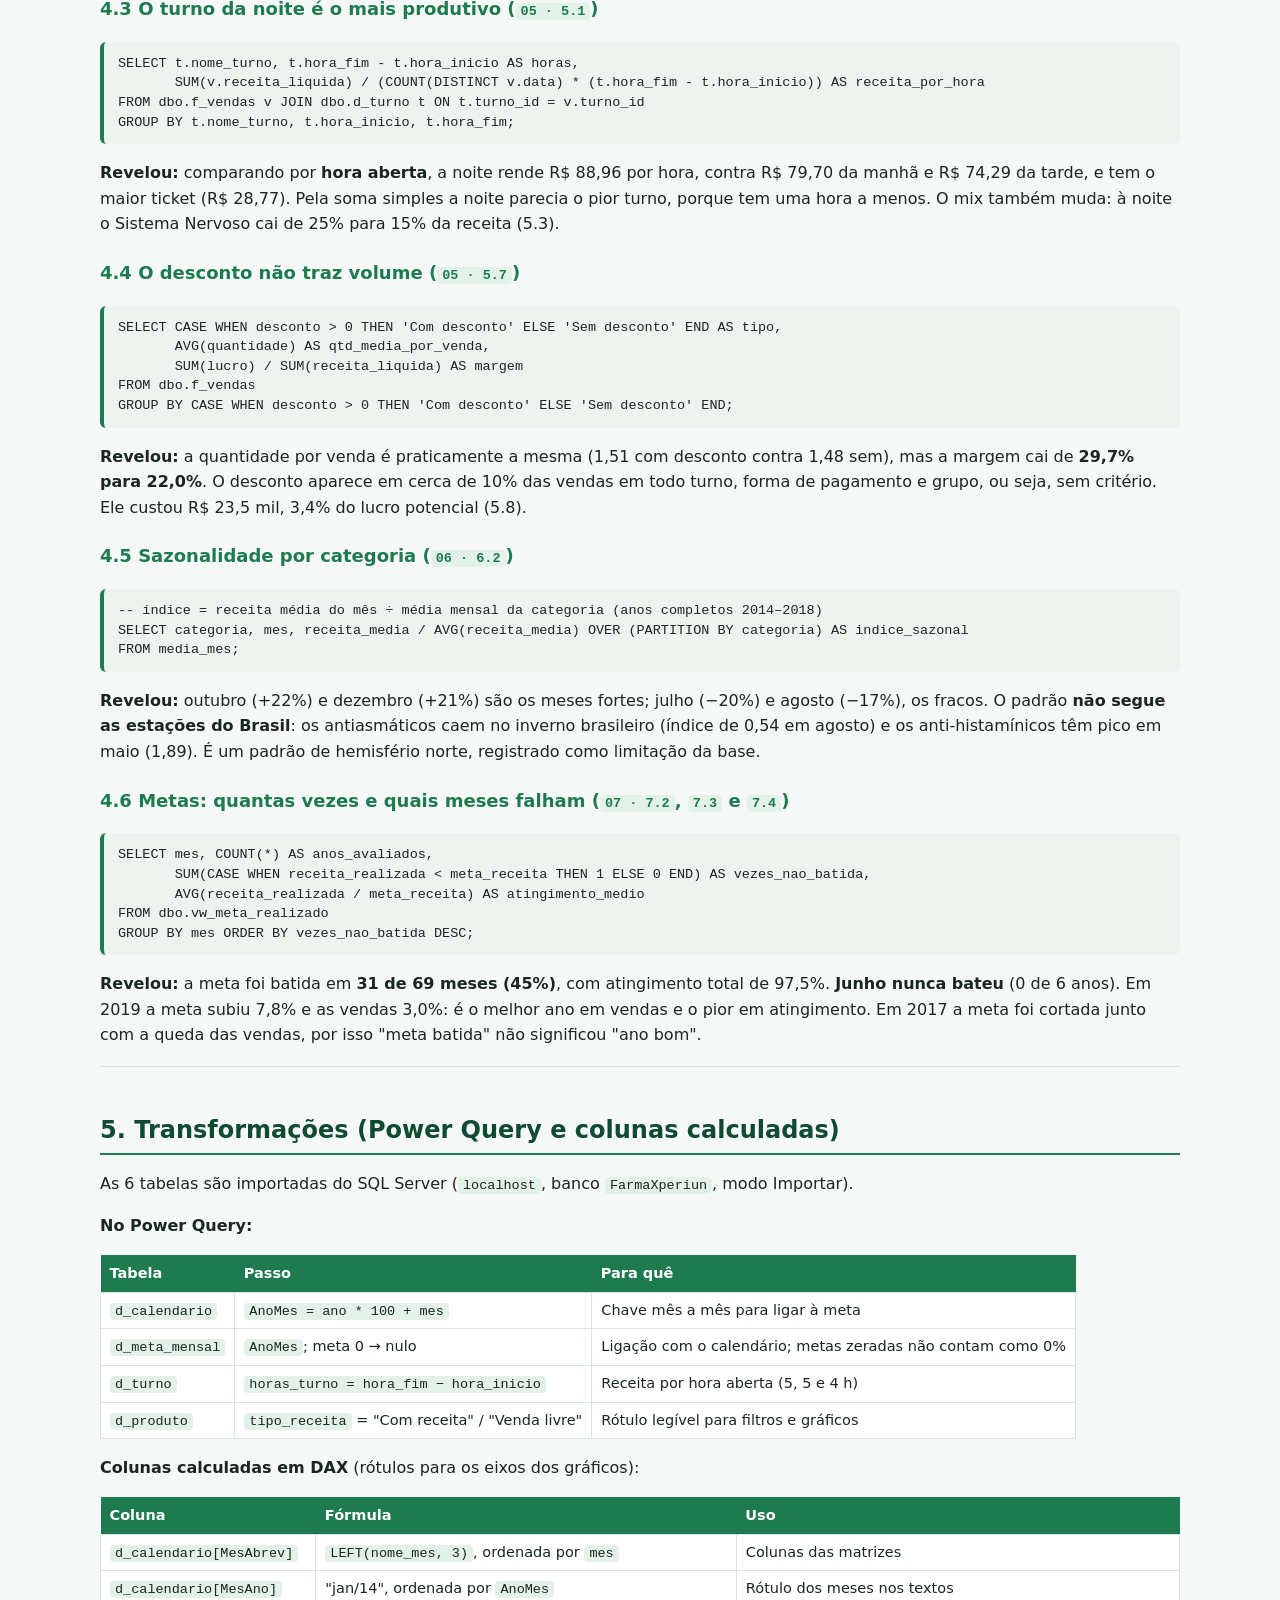
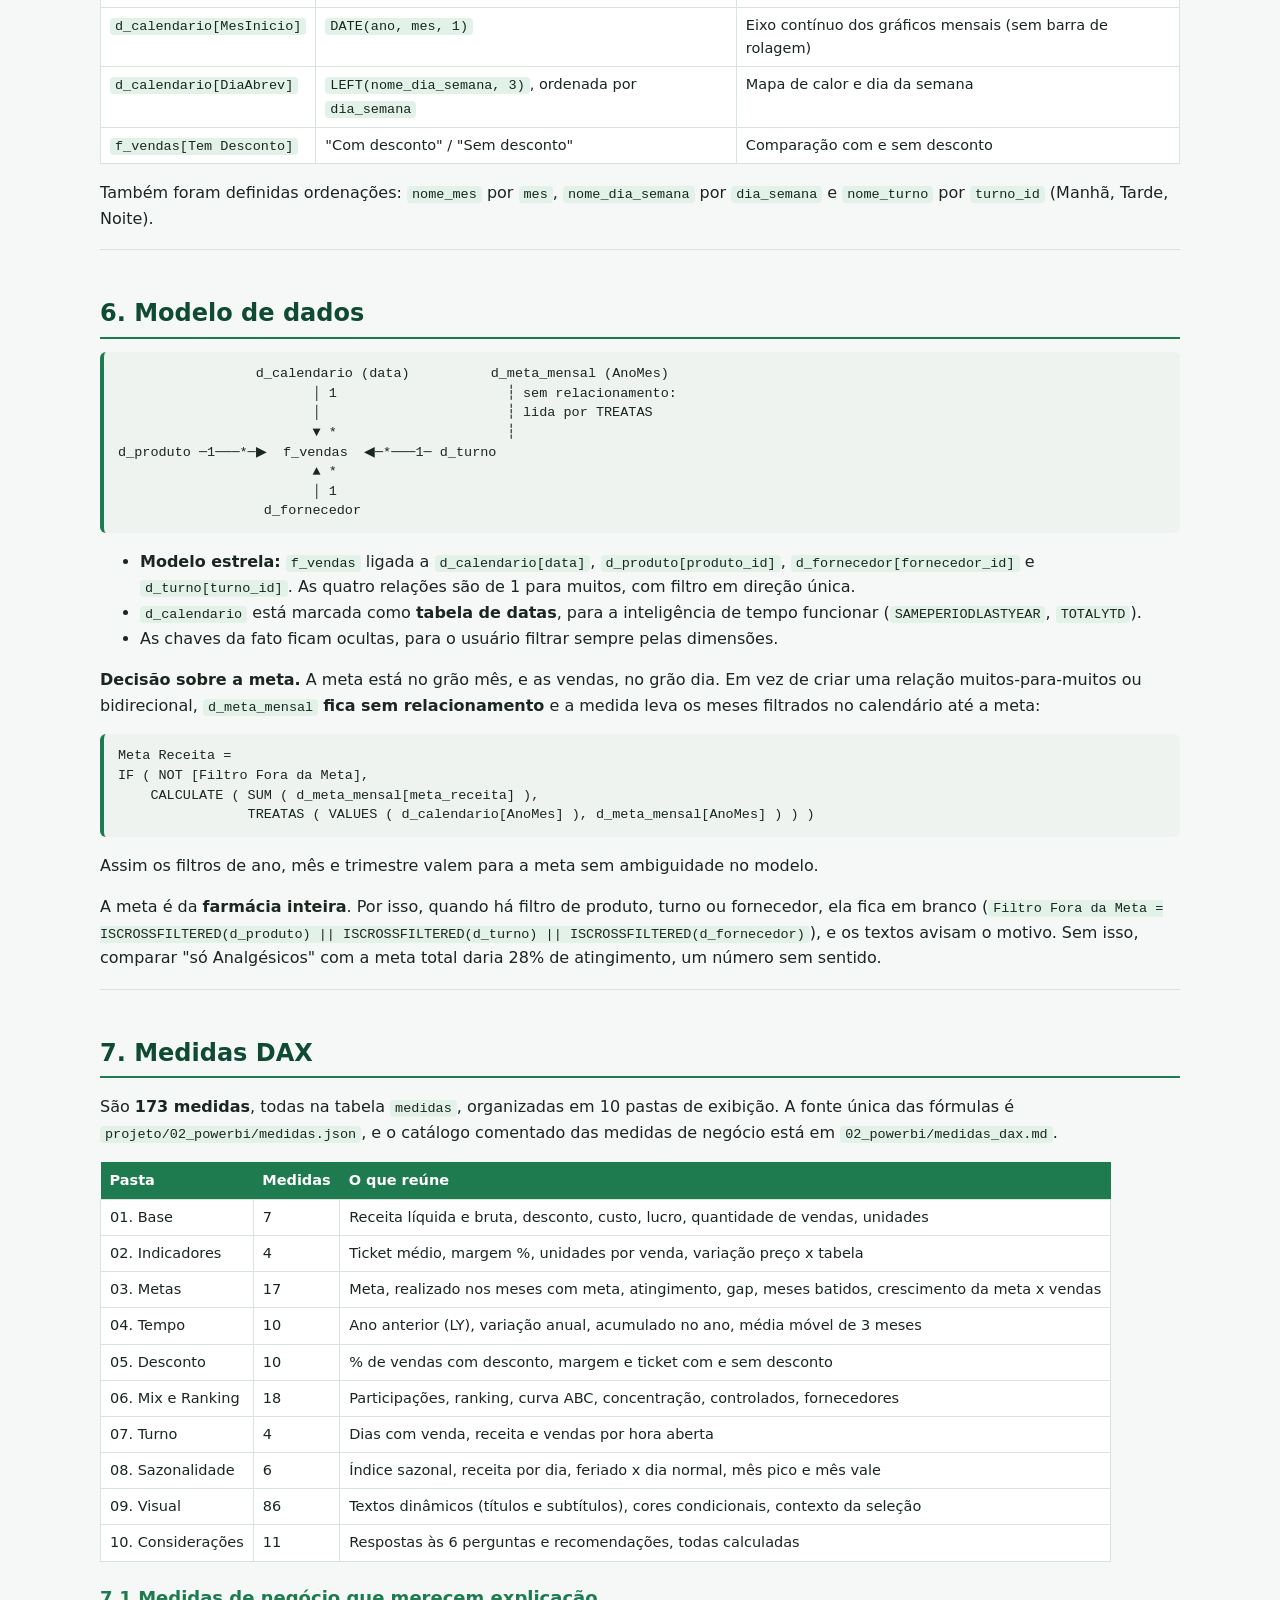
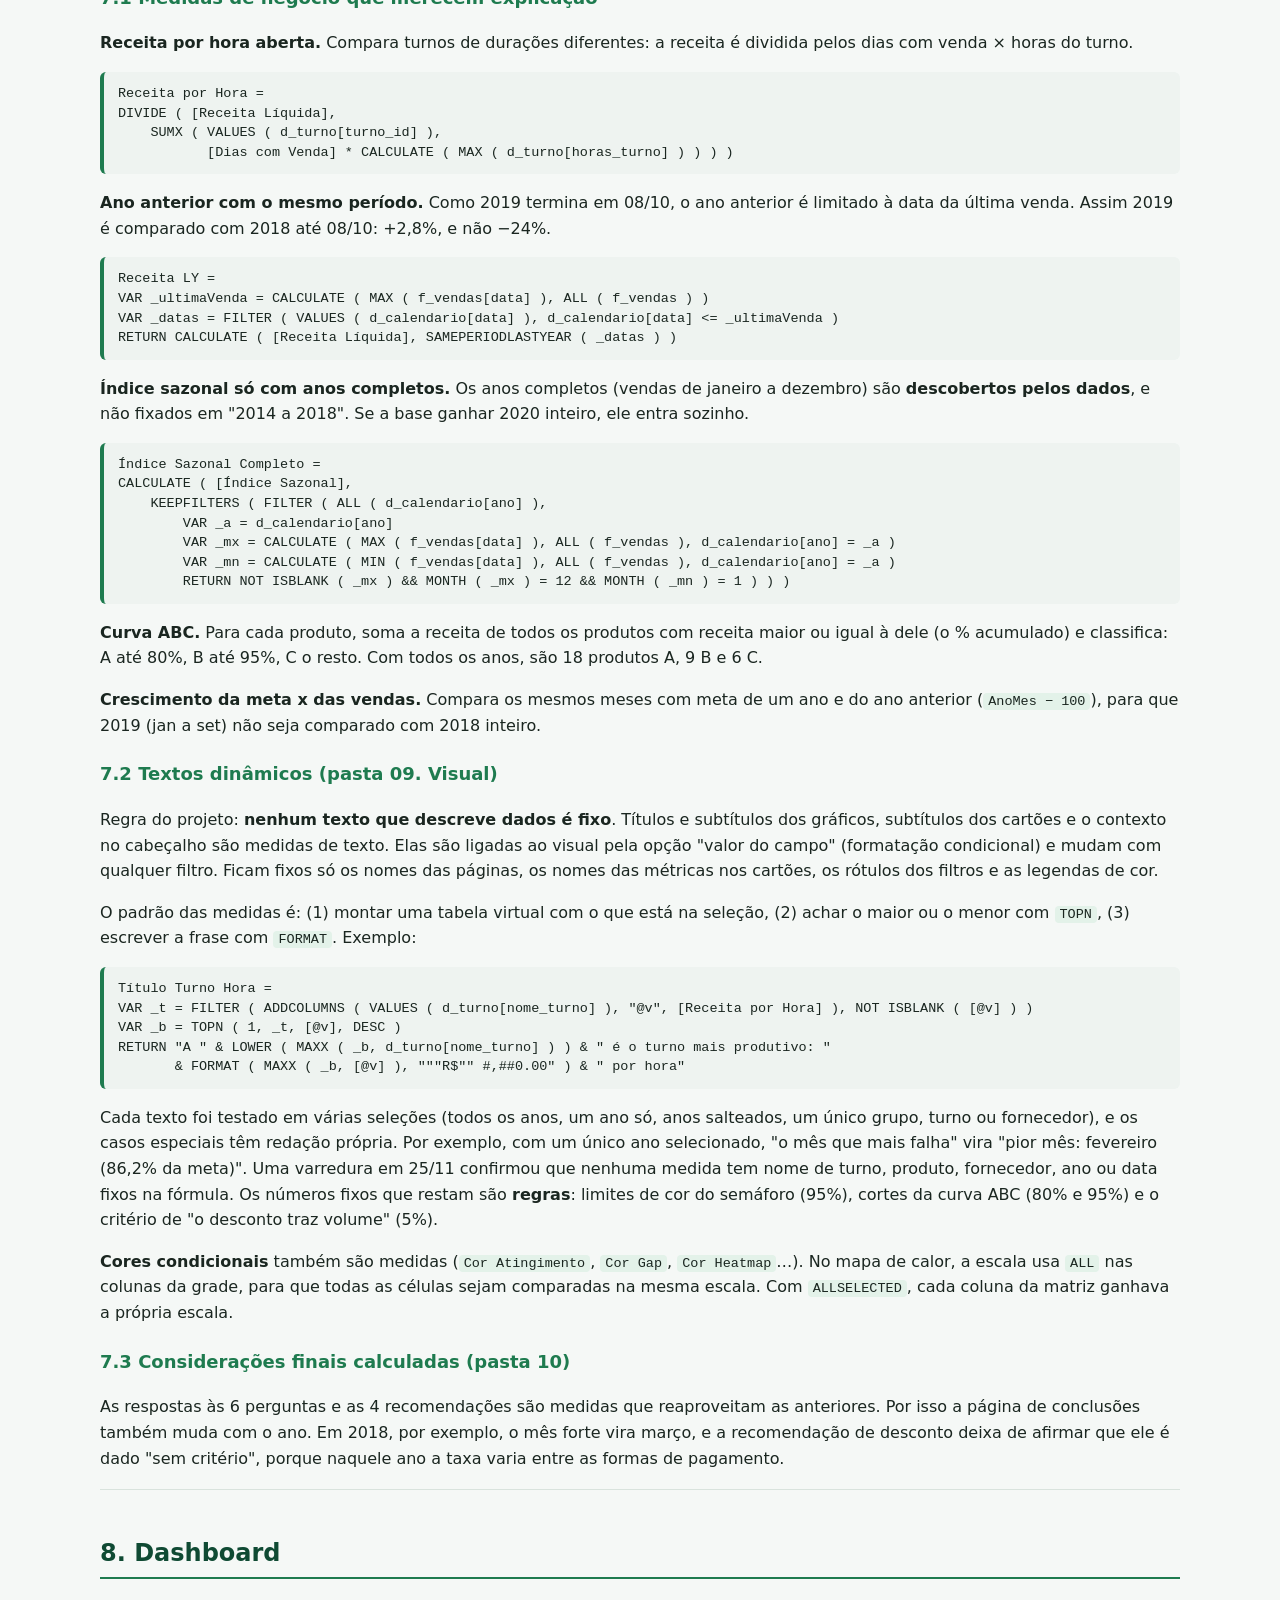
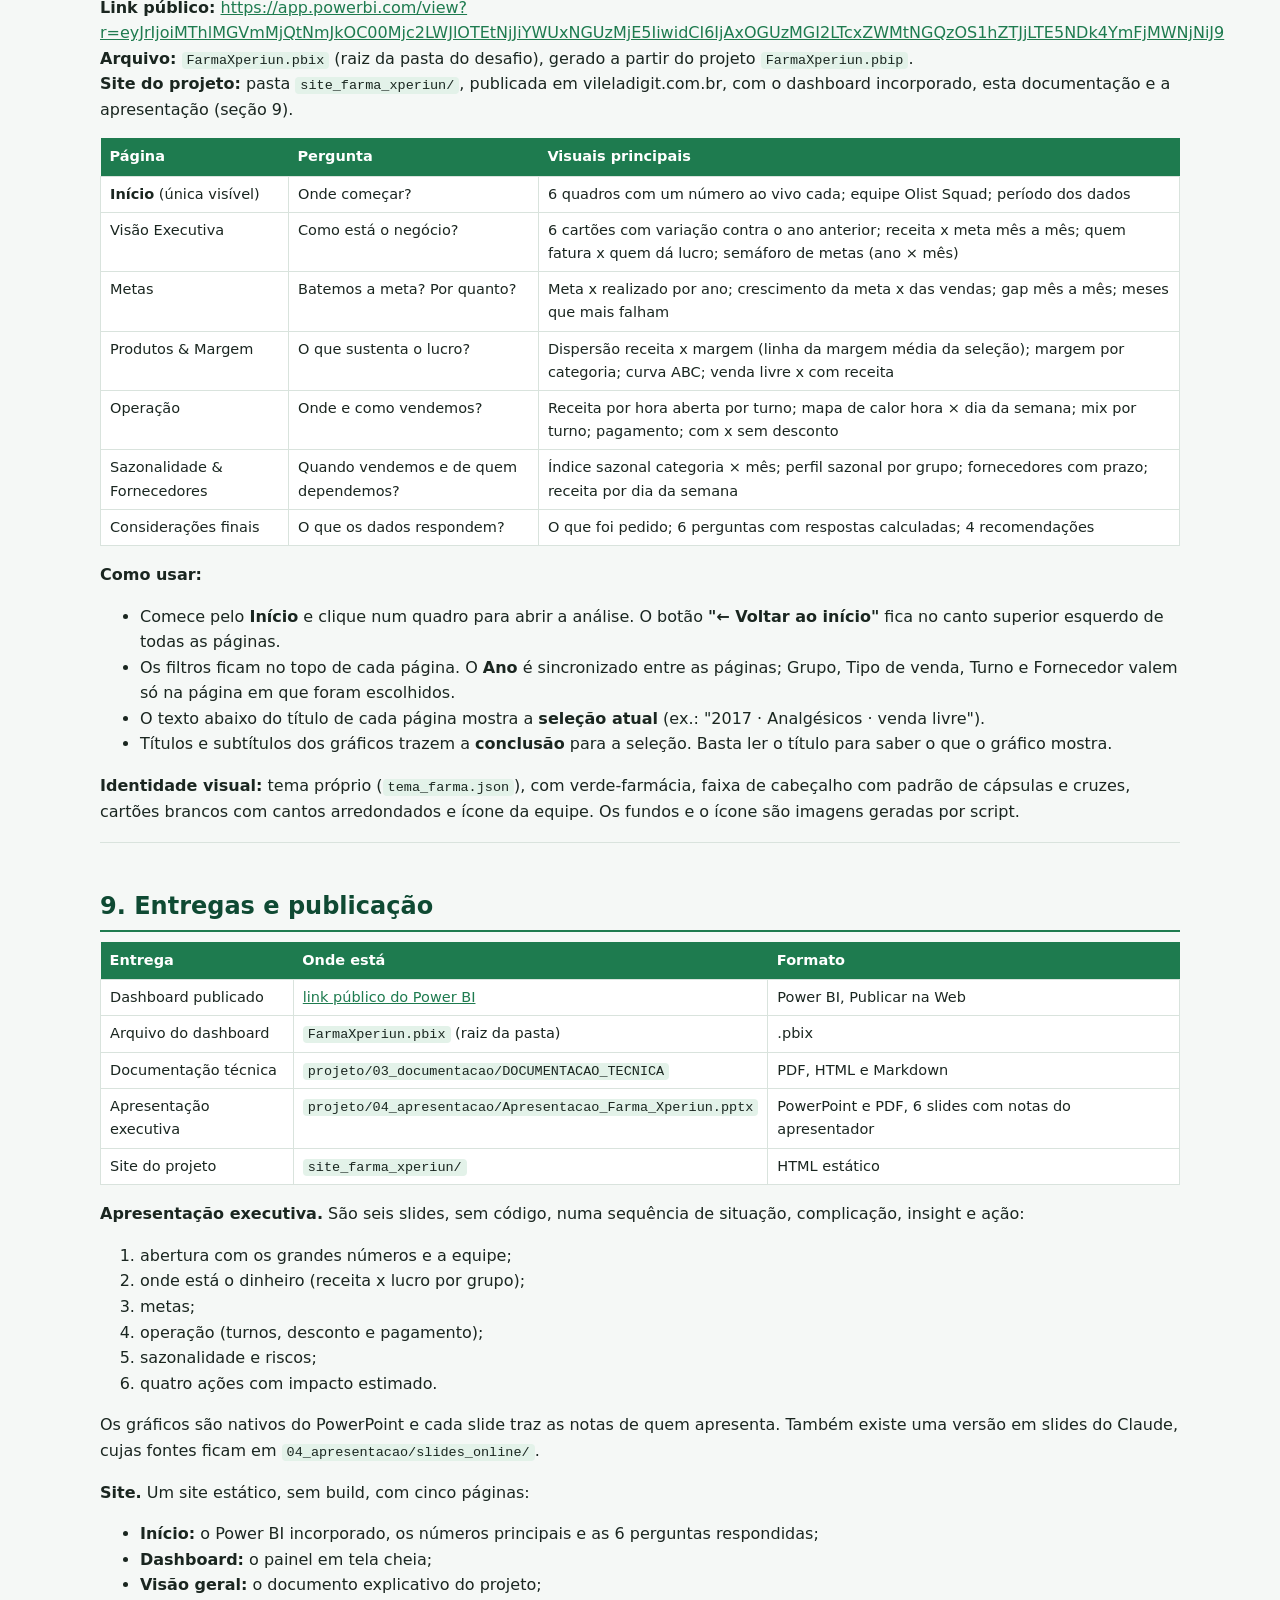
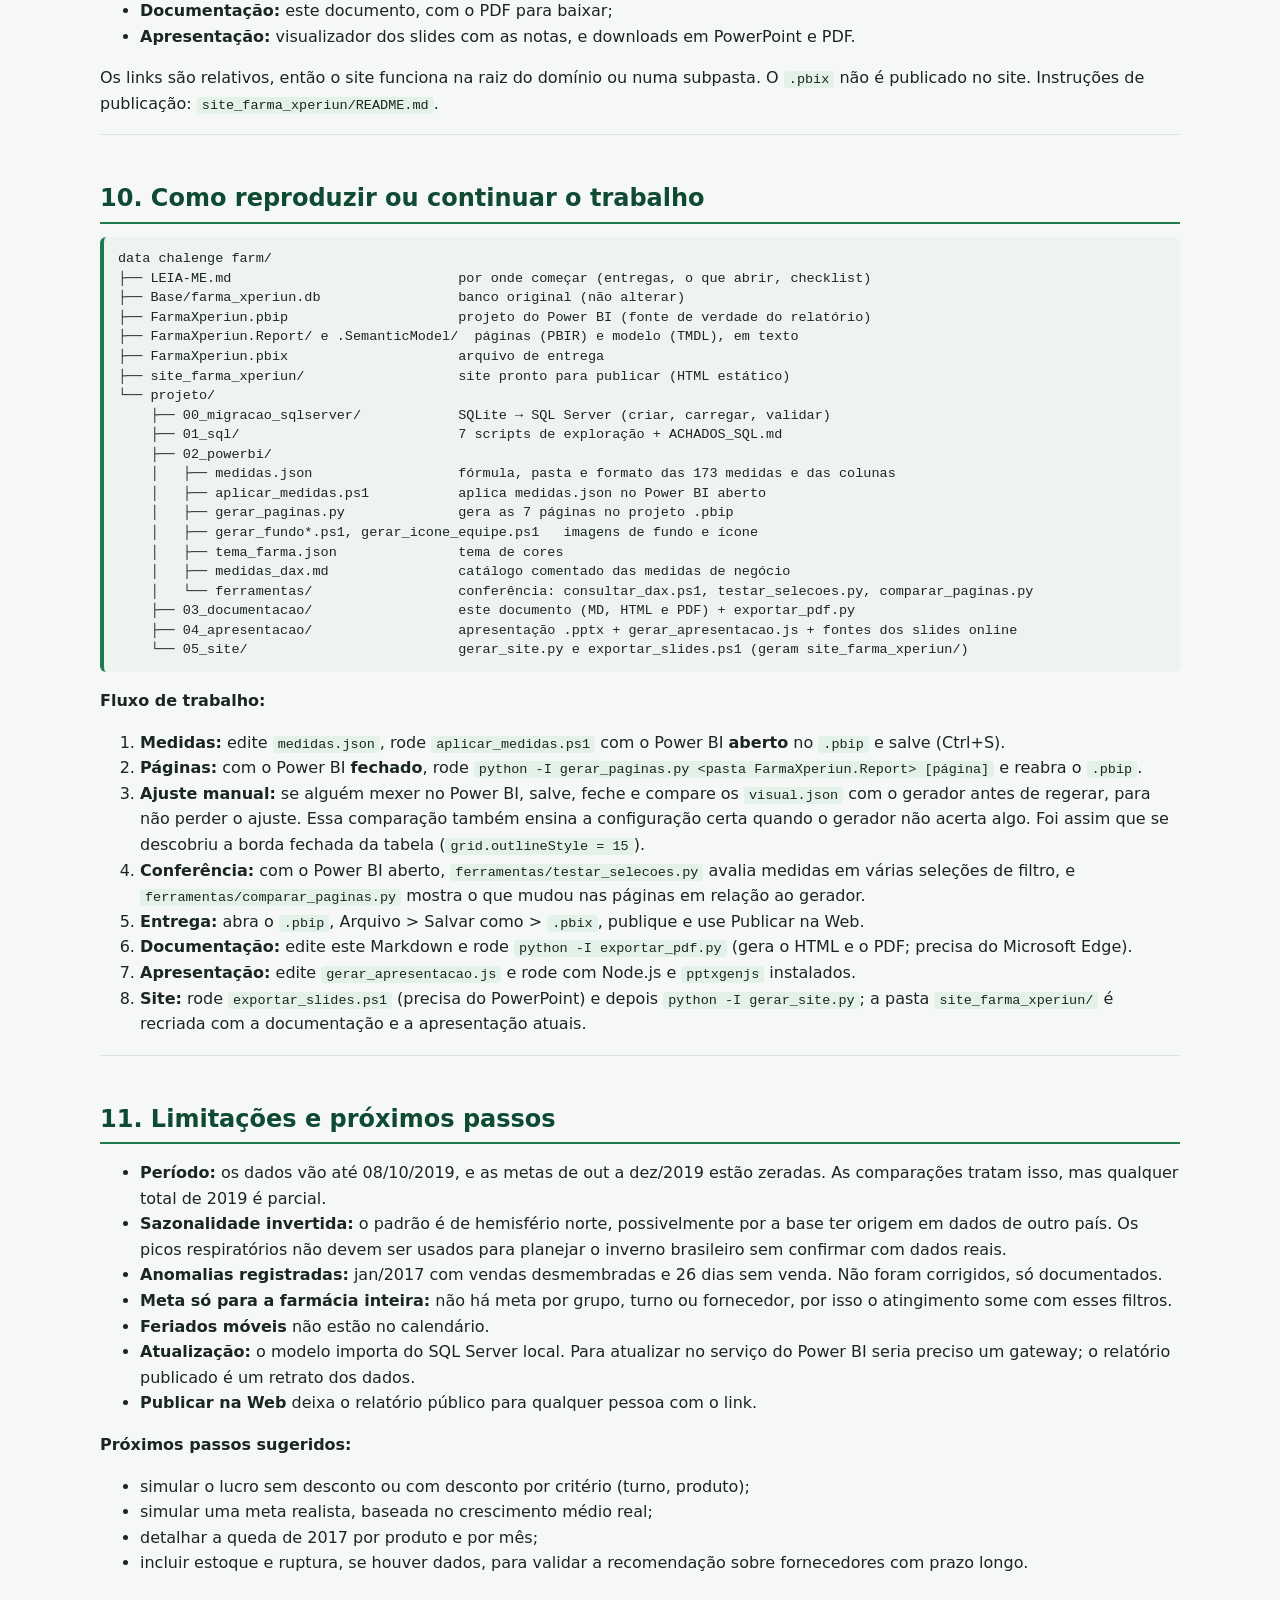
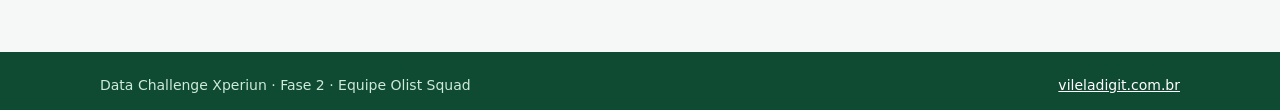
<file: farma-xperiun/documentacao.html>
<!doctype html>
<html lang="pt-BR"><head><meta charset="utf-8"><meta name="viewport" content="width=device-width,initial-scale=1">
<title>Documentação técnica · Farma Xperiun</title><meta name="description" content="Documentação técnica: consultas SQL, modelo de dados, medidas DAX e dashboard da Farma Xperiun."><meta property="og:title" content="Documentação técnica · Farma Xperiun"><meta property="og:description" content="Documentação técnica: consultas SQL, modelo de dados, medidas DAX e dashboard da Farma Xperiun."><meta property="og:type" content="website"><meta property="og:url" content="https://vileladigit.com.br/farma-xperiun/documentacao.html"><meta property="og:image" content="https://vileladigit.com.br/farma-xperiun/assets/apresentacao/slide-1.png">
<link rel="icon" type="image/png" href="assets/img/icone_olist_squad_256.png">
<link rel="stylesheet" href="assets/site.css"><style>
.doc h1{font-size:30px;color:var(--verde-esc)}.doc h2{font-size:24px;border-bottom:2px solid var(--verde);padding-bottom:4px}
.doc h3{font-size:18px;color:var(--verde);margin-top:22px}
.doc table{border-collapse:collapse;width:100%;margin:10px 0 16px;font-size:14.5px;display:block;overflow-x:auto}
.doc th{background:var(--verde);color:#fff;text-align:left;padding:7px 9px}.doc td{padding:6px 9px;border:1px solid var(--borda);vertical-align:top;background:var(--card)}
.doc code{font-family:ui-monospace,Consolas,monospace;font-size:13.5px;background:var(--verde-claro);padding:1px 5px;border-radius:4px}
.doc pre{background:#EEF3F0;border-left:4px solid var(--verde);padding:12px 14px;border-radius:6px;overflow-x:auto;font-size:13.5px;line-height:1.45}
.doc pre code{background:none;padding:0}.doc hr{border:0;border-top:1px solid var(--borda);margin:18px 0}
</style>
</head><body>
<header class="topo"><div class="in"><a class="marca" href="index.html"><img src="assets/img/icone_olist_squad_256.png" alt="">Farma Xperiun · Olist Squad</a><nav><a href="index.html">Início</a><a href="dashboard.html">Dashboard</a><a href="visao-geral.html">Visão geral</a><a href="documentacao.html" class="ativo">Documentação</a><a href="apresentacao.html">Apresentação</a></nav></div></header>
<main><div class="botoes" style="margin:0 0 10px"><a class="btn" href="assets/docs/DOCUMENTACAO_TECNICA.pdf" download>Baixar em PDF</a></div>
<article class="doc"><h1>Farma Xperiun · Documentação Técnica</h1>
<p><strong>Data Challenge Xperiun · Fase 2 · Equipe Olist Squad</strong><br>Versão final de 25/11/2026 · Dashboard publicado: <a href="https://app.powerbi.com/view?r=eyJrIjoiMThlMGVmMjQtNmJkOC00Mjc2LWJlOTEtNjJiYWUxNGUzMjE5IiwidCI6IjAxOGUzMGI2LTcxZWMtNGQzOS1hZTJjLTE5NDk4YmFjMWNjNiJ9">link público do Power BI</a></p>
<p>Este documento explica como o dashboard foi construído: de onde vêm os dados, o que as consultas SQL revelaram, como o modelo está montado, o que cada grupo de medidas DAX calcula e como reproduzir ou continuar o trabalho.</p>
<hr>
<h2>1. Objetivo e contexto</h2>
<p>A Farma Xperiun é uma farmácia de bairro com mais de 6 anos de operação. Ela vende bem, mas não sabia responder com dados a seis perguntas:</p>
<ol><li>Quais categorias sustentam a receita e quais dão margem?</li><li>Existe sazonalidade nas vendas?</li><li>Manhã, tarde e noite vendem o mesmo mix, com o mesmo ticket?</li><li>A meta mensal foi batida? Por quanto?</li><li>Os descontos corroem a margem ou trazem volume?</li><li>Qual forma de pagamento domina, e ela afeta o desconto?</li></ol>
<p><strong>Papel:</strong> analista de dados. <strong>Ferramentas:</strong> SQL (SQLite migrado para SQL Server) para explorar e Power BI para comunicar.<br><strong>Entregas:</strong> dashboard publicado, esta documentação técnica e uma apresentação executiva de até 6 slides.</p>
<hr>
<h2>2. Fonte de dados</h2>
<p>O arquivo original é <code>Base/farma_xperiun.db</code> (SQLite), num modelo estrela. Ele foi migrado para o <strong>SQL Server</strong> (banco <code>FarmaXperiun</code>) com os scripts de <code>projeto/00_migracao_sqlserver/</code>. Na migração, a data virou <code>DATE</code>, os valores viraram <code>DECIMAL(12,2)</code> e os campos booleanos viraram <code>BIT</code>. A validação conferiu as contagens e os totais contra o original.</p>
<table><tr><th>Tabela</th><th>Linhas</th><th>Papel</th><th>Chave</th></tr><tr><td><code>f_vendas</code></td><td>85.407</td><td>Fato: 1 linha = 1 venda</td><td><code>data</code>, <code>produto_id</code>, <code>fornecedor_id</code>, <code>turno_id</code></td></tr><tr><td><code>d_produto</code></td><td>33</td><td>Produto → categoria → grupo terapêutico; preço, custo, <code>exige_receita</code></td><td><code>produto_id</code></td></tr><tr><td><code>d_fornecedor</code></td><td>8</td><td>Laboratório, UF, prazo de entrega (dias)</td><td><code>fornecedor_id</code></td></tr><tr><td><code>d_calendario</code></td><td>2.191</td><td>01/01/2014 a 31/12/2019, com flags de fim de semana e feriado</td><td><code>data</code></td></tr><tr><td><code>d_turno</code></td><td>3</td><td>Manhã (8–13 h), Tarde (13–18 h), Noite (18–22 h)</td><td><code>turno_id</code></td></tr><tr><td><code>d_meta_mensal</code></td><td>72</td><td>Meta de receita líquida e de unidades, por mês</td><td><code>ano</code> + <code>mes</code> (sem chave estrangeira)</td></tr></table>
<p><strong>Números de referência</strong> (conferidos no SQL e no Power BI):</p>
<table><tr><th>Indicador</th><th>Valor</th></tr><tr><td>Período das vendas</td><td>02/01/2014 a 08/10/2019</td></tr><tr><td>Receita líquida</td><td>R$ 2.313.807,90</td></tr><tr><td>Lucro</td><td>R$ 671.861,32 (margem de 29,0%)</td></tr><tr><td>Ticket médio</td><td>R$ 27,09</td></tr><tr><td>Desconto concedido</td><td>R$ 23.504,85, em 10% das vendas</td></tr></table>
<hr>
<h2>3. Qualidade dos dados e tratamentos</h2>
<p>Antes de analisar, o script <code>01_sql/02_qualidade.sql</code> verificou se os números eram confiáveis.</p>
<table><tr><th>#</th><th>Achado</th><th>Tratamento</th></tr><tr><td>Q1</td><td><strong>Out/2019 é mês parcial</strong> (vendas até 08/10), e a meta de out/2019 está zerada. A documentação do desafio cita só nov e dez.</td><td>Out a dez/2019 ficam fora das comparações com a meta. A comparação de 2019 com 2018 usa o mesmo período (até 08/10).</td></tr><tr><td>Q2</td><td>Metas zeradas em out, nov e dez/2019</td><td>No Power Query, a meta 0 vira nulo; assim o atingimento fica em branco, e não em 0%.</td></tr><tr><td>Q3</td><td>1.105 vendas com <code>receita_bruta</code> diferente de quantidade × preço (no máximo R$ 0,38)</td><td>Arredondamento. Usa-se o valor gravado.</td></tr><tr><td>Q4</td><td>26 dias sem nenhuma venda, a maioria em dias normais (19/12 e 07/01 em quase todos os anos)</td><td>Registrado como possível fechamento para balanço ou falha de registro.</td></tr><tr><td>Q5</td><td>Quantidade fracionada (0,01 a 29)</td><td>Normal: fração de caixa.</td></tr><tr><td>Q6</td><td>Cada produto tem um único fornecedor</td><td>O fornecedor funciona como atributo do produto.</td></tr><tr><td>Q7</td><td>Turno 100% coerente com a hora da venda</td><td>OK.</td></tr><tr><td>Q8</td><td>Preço praticado varia exatamente entre −5% e +5% do preço de tabela</td><td>Medida <code>Variação Preço x Tabela %</code>.</td></tr><tr><td>Q9</td><td>Jan/2017 tem quase o dobro de vendas de outros janeiros, com quantidade média por venda bem menor</td><td>Hipótese: vendas desmembradas. Registrado como limitação; não há duplicatas exatas.</td></tr><tr><td>Q10</td><td>Feriados móveis (Carnaval, Sexta-feira Santa, Corpus Christi) não estão no calendário</td><td>Limitação citada; a comparação de feriados usa só os fixos.</td></tr></table>
<p>Fórmulas conferidas: <code>receita_liquida = receita_bruta − desconto</code> e <code>lucro = receita_liquida − custo_total</code> batem em 100% das linhas. Não há nulos, quantidades zeradas, descontos maiores que a venda nem vendas com prejuízo.</p>
<hr>
<h2>4. Exploração em SQL: principais consultas e o que revelaram</h2>
<p>Os 7 scripts ficam em <code>projeto/01_sql/</code> (T-SQL). Cada consulta tem a pergunta no comentário. O registro completo dos achados está em <code>01_sql/ACHADOS_SQL.md</code>. Abaixo estão as consultas que mais pesaram nas conclusões.</p>
<h3>4.1 2019 não está caindo: comparação justa de janeiro a setembro (<code>03 · 3.3</code>)</h3>
<pre><code>WITH ytd AS (
    SELECT YEAR(data) AS ano, SUM(receita_liquida) AS receita
    FROM dbo.f_vendas WHERE MONTH(data) &lt;= 9
    GROUP BY YEAR(data)
)
SELECT ano, receita, receita / LAG(receita) OVER (ORDER BY ano) - 1 AS cresc_ytd
FROM ytd ORDER BY ano;</code></pre>
<p><strong>Revelou:</strong> o total anual de 2019 parece menor só porque o ano termina em 08/10. De janeiro a setembro, <strong>2019 é o melhor ano da série</strong> (R$ 321,7 mil). <strong>2017 foi o ano ruim</strong>, com −19% de receita. O número de vendas ficou estável, mas o ticket caiu porque a quantidade por venda passou de 1,64 para 1,30 (consulta 3.5).</p>
<h3>4.2 Quem fatura e quem dá lucro (<code>04 · 4.1</code> e <code>4.6</code>)</h3>
<pre><code>SELECT p.grupo_terapeutico,
       SUM(v.receita_liquida) AS receita, SUM(v.lucro) AS lucro,
       SUM(v.lucro) / SUM(v.receita_liquida) AS margem,
       SUM(v.lucro) / SUM(SUM(v.lucro)) OVER () AS part_lucro
FROM dbo.f_vendas v JOIN dbo.d_produto p ON p.produto_id = v.produto_id
GROUP BY p.grupo_terapeutico;</code></pre>
<p><strong>Revelou:</strong> o <strong>Sistema Respiratório</strong> fatura mais (31% da receita, margem de 23,9%), mas os <strong>Analgésicos</strong> dão <strong>40% do lucro</strong> com margem de 38,9%. Os produtos com receita médica são 46% da receita e só 36% do lucro (margem de 22,7% contra 34,5% na venda livre). Formoterol e Budesonida, os dois produtos que mais faturam, têm margem de 19 a 21%.</p>
<h3>4.3 O turno da noite é o mais produtivo (<code>05 · 5.1</code>)</h3>
<pre><code>SELECT t.nome_turno, t.hora_fim - t.hora_inicio AS horas,
       SUM(v.receita_liquida) / (COUNT(DISTINCT v.data) * (t.hora_fim - t.hora_inicio)) AS receita_por_hora
FROM dbo.f_vendas v JOIN dbo.d_turno t ON t.turno_id = v.turno_id
GROUP BY t.nome_turno, t.hora_inicio, t.hora_fim;</code></pre>
<p><strong>Revelou:</strong> comparando por <strong>hora aberta</strong>, a noite rende R$ 88,96 por hora, contra R$ 79,70 da manhã e R$ 74,29 da tarde, e tem o maior ticket (R$ 28,77). Pela soma simples a noite parecia o pior turno, porque tem uma hora a menos. O mix também muda: à noite o Sistema Nervoso cai de 25% para 15% da receita (5.3).</p>
<h3>4.4 O desconto não traz volume (<code>05 · 5.7</code>)</h3>
<pre><code>SELECT CASE WHEN desconto &gt; 0 THEN &#x27;Com desconto&#x27; ELSE &#x27;Sem desconto&#x27; END AS tipo,
       AVG(quantidade) AS qtd_media_por_venda,
       SUM(lucro) / SUM(receita_liquida) AS margem
FROM dbo.f_vendas
GROUP BY CASE WHEN desconto &gt; 0 THEN &#x27;Com desconto&#x27; ELSE &#x27;Sem desconto&#x27; END;</code></pre>
<p><strong>Revelou:</strong> a quantidade por venda é praticamente a mesma (1,51 com desconto contra 1,48 sem), mas a margem cai de <strong>29,7% para 22,0%</strong>. O desconto aparece em cerca de 10% das vendas em todo turno, forma de pagamento e grupo, ou seja, sem critério. Ele custou R$ 23,5 mil, 3,4% do lucro potencial (5.8).</p>
<h3>4.5 Sazonalidade por categoria (<code>06 · 6.2</code>)</h3>
<pre><code>-- índice = receita média do mês ÷ média mensal da categoria (anos completos 2014–2018)
SELECT categoria, mes, receita_media / AVG(receita_media) OVER (PARTITION BY categoria) AS indice_sazonal
FROM media_mes;</code></pre>
<p><strong>Revelou:</strong> outubro (+22%) e dezembro (+21%) são os meses fortes; julho (−20%) e agosto (−17%), os fracos. O padrão <strong>não segue as estações do Brasil</strong>: os antiasmáticos caem no inverno brasileiro (índice de 0,54 em agosto) e os anti-histamínicos têm pico em maio (1,89). É um padrão de hemisfério norte, registrado como limitação da base.</p>
<h3>4.6 Metas: quantas vezes e quais meses falham (<code>07 · 7.2</code>, <code>7.3</code> e <code>7.4</code>)</h3>
<pre><code>SELECT mes, COUNT(*) AS anos_avaliados,
       SUM(CASE WHEN receita_realizada &lt; meta_receita THEN 1 ELSE 0 END) AS vezes_nao_batida,
       AVG(receita_realizada / meta_receita) AS atingimento_medio
FROM dbo.vw_meta_realizado
GROUP BY mes ORDER BY vezes_nao_batida DESC;</code></pre>
<p><strong>Revelou:</strong> a meta foi batida em <strong>31 de 69 meses (45%)</strong>, com atingimento total de 97,5%. <strong>Junho nunca bateu</strong> (0 de 6 anos). Em 2019 a meta subiu 7,8% e as vendas 3,0%: é o melhor ano em vendas e o pior em atingimento. Em 2017 a meta foi cortada junto com a queda das vendas, por isso "meta batida" não significou "ano bom".</p>
<hr>
<h2>5. Transformações (Power Query e colunas calculadas)</h2>
<p>As 6 tabelas são importadas do SQL Server (<code>localhost</code>, banco <code>FarmaXperiun</code>, modo Importar).</p>
<p><strong>No Power Query:</strong></p>
<table><tr><th>Tabela</th><th>Passo</th><th>Para quê</th></tr><tr><td><code>d_calendario</code></td><td><code>AnoMes = ano * 100 + mes</code></td><td>Chave mês a mês para ligar à meta</td></tr><tr><td><code>d_meta_mensal</code></td><td><code>AnoMes</code>; meta 0 → nulo</td><td>Ligação com o calendário; metas zeradas não contam como 0%</td></tr><tr><td><code>d_turno</code></td><td><code>horas_turno = hora_fim − hora_inicio</code></td><td>Receita por hora aberta (5, 5 e 4 h)</td></tr><tr><td><code>d_produto</code></td><td><code>tipo_receita</code> = "Com receita" / "Venda livre"</td><td>Rótulo legível para filtros e gráficos</td></tr></table>
<p><strong>Colunas calculadas em DAX</strong> (rótulos para os eixos dos gráficos):</p>
<table><tr><th>Coluna</th><th>Fórmula</th><th>Uso</th></tr><tr><td><code>d_calendario[MesAbrev]</code></td><td><code>LEFT(nome_mes, 3)</code>, ordenada por <code>mes</code></td><td>Colunas das matrizes</td></tr><tr><td><code>d_calendario[MesAno]</code></td><td>"jan/14", ordenada por <code>AnoMes</code></td><td>Rótulo dos meses nos textos</td></tr><tr><td><code>d_calendario[MesInicio]</code></td><td><code>DATE(ano, mes, 1)</code></td><td>Eixo contínuo dos gráficos mensais (sem barra de rolagem)</td></tr><tr><td><code>d_calendario[DiaAbrev]</code></td><td><code>LEFT(nome_dia_semana, 3)</code>, ordenada por <code>dia_semana</code></td><td>Mapa de calor e dia da semana</td></tr><tr><td><code>f_vendas[Tem Desconto]</code></td><td>"Com desconto" / "Sem desconto"</td><td>Comparação com e sem desconto</td></tr></table>
<p>Também foram definidas ordenações: <code>nome_mes</code> por <code>mes</code>, <code>nome_dia_semana</code> por <code>dia_semana</code> e <code>nome_turno</code> por <code>turno_id</code> (Manhã, Tarde, Noite).</p>
<hr>
<h2>6. Modelo de dados</h2>
<pre><code>                 d_calendario (data)          d_meta_mensal (AnoMes)
                        │ 1                     ┆ sem relacionamento:
                        │                       ┆ lida por TREATAS
                        ▼ *                     ┆
d_produto ─1───*─▶  f_vendas  ◀─*───1─ d_turno
                        ▲ *
                        │ 1
                  d_fornecedor</code></pre>
<ul><li><strong>Modelo estrela:</strong> <code>f_vendas</code> ligada a <code>d_calendario[data]</code>, <code>d_produto[produto_id]</code>, <code>d_fornecedor[fornecedor_id]</code> e <code>d_turno[turno_id]</code>. As quatro relações são de 1 para muitos, com filtro em direção única.</li><li><code>d_calendario</code> está marcada como <strong>tabela de datas</strong>, para a inteligência de tempo funcionar (<code>SAMEPERIODLASTYEAR</code>, <code>TOTALYTD</code>).</li><li>As chaves da fato ficam ocultas, para o usuário filtrar sempre pelas dimensões.</li></ul>
<p><strong>Decisão sobre a meta.</strong> A meta está no grão mês, e as vendas, no grão dia. Em vez de criar uma relação muitos-para-muitos ou bidirecional, <code>d_meta_mensal</code> <strong>fica sem relacionamento</strong> e a medida leva os meses filtrados no calendário até a meta:</p>
<pre><code>Meta Receita =
IF ( NOT [Filtro Fora da Meta],
    CALCULATE ( SUM ( d_meta_mensal[meta_receita] ),
                TREATAS ( VALUES ( d_calendario[AnoMes] ), d_meta_mensal[AnoMes] ) ) )</code></pre>
<p>Assim os filtros de ano, mês e trimestre valem para a meta sem ambiguidade no modelo.</p>
<p>A meta é da <strong>farmácia inteira</strong>. Por isso, quando há filtro de produto, turno ou fornecedor, ela fica em branco (<code>Filtro Fora da Meta = ISCROSSFILTERED(d_produto) || ISCROSSFILTERED(d_turno) || ISCROSSFILTERED(d_fornecedor)</code>), e os textos avisam o motivo. Sem isso, comparar "só Analgésicos" com a meta total daria 28% de atingimento, um número sem sentido.</p>
<hr>
<h2>7. Medidas DAX</h2>
<p>São <strong>173 medidas</strong>, todas na tabela <code>medidas</code>, organizadas em 10 pastas de exibição. A fonte única das fórmulas é <code>projeto/02_powerbi/medidas.json</code>, e o catálogo comentado das medidas de negócio está em <code>02_powerbi/medidas_dax.md</code>.</p>
<table><tr><th>Pasta</th><th>Medidas</th><th>O que reúne</th></tr><tr><td>01. Base</td><td>7</td><td>Receita líquida e bruta, desconto, custo, lucro, quantidade de vendas, unidades</td></tr><tr><td>02. Indicadores</td><td>4</td><td>Ticket médio, margem %, unidades por venda, variação preço x tabela</td></tr><tr><td>03. Metas</td><td>17</td><td>Meta, realizado nos meses com meta, atingimento, gap, meses batidos, crescimento da meta x vendas</td></tr><tr><td>04. Tempo</td><td>10</td><td>Ano anterior (LY), variação anual, acumulado no ano, média móvel de 3 meses</td></tr><tr><td>05. Desconto</td><td>10</td><td>% de vendas com desconto, margem e ticket com e sem desconto</td></tr><tr><td>06. Mix e Ranking</td><td>18</td><td>Participações, ranking, curva ABC, concentração, controlados, fornecedores</td></tr><tr><td>07. Turno</td><td>4</td><td>Dias com venda, receita e vendas por hora aberta</td></tr><tr><td>08. Sazonalidade</td><td>6</td><td>Índice sazonal, receita por dia, feriado x dia normal, mês pico e mês vale</td></tr><tr><td>09. Visual</td><td>86</td><td>Textos dinâmicos (títulos e subtítulos), cores condicionais, contexto da seleção</td></tr><tr><td>10. Considerações</td><td>11</td><td>Respostas às 6 perguntas e recomendações, todas calculadas</td></tr></table>
<h3>7.1 Medidas de negócio que merecem explicação</h3>
<p><strong>Receita por hora aberta.</strong> Compara turnos de durações diferentes: a receita é dividida pelos dias com venda × horas do turno.</p>
<pre><code>Receita por Hora =
DIVIDE ( [Receita Líquida],
    SUMX ( VALUES ( d_turno[turno_id] ),
           [Dias com Venda] * CALCULATE ( MAX ( d_turno[horas_turno] ) ) ) )</code></pre>
<p><strong>Ano anterior com o mesmo período.</strong> Como 2019 termina em 08/10, o ano anterior é limitado à data da última venda. Assim 2019 é comparado com 2018 até 08/10: +2,8%, e não −24%.</p>
<pre><code>Receita LY =
VAR _ultimaVenda = CALCULATE ( MAX ( f_vendas[data] ), ALL ( f_vendas ) )
VAR _datas = FILTER ( VALUES ( d_calendario[data] ), d_calendario[data] &lt;= _ultimaVenda )
RETURN CALCULATE ( [Receita Líquida], SAMEPERIODLASTYEAR ( _datas ) )</code></pre>
<p><strong>Índice sazonal só com anos completos.</strong> Os anos completos (vendas de janeiro a dezembro) são <strong>descobertos pelos dados</strong>, e não fixados em "2014 a 2018". Se a base ganhar 2020 inteiro, ele entra sozinho.</p>
<pre><code>Índice Sazonal Completo =
CALCULATE ( [Índice Sazonal],
    KEEPFILTERS ( FILTER ( ALL ( d_calendario[ano] ),
        VAR _a = d_calendario[ano]
        VAR _mx = CALCULATE ( MAX ( f_vendas[data] ), ALL ( f_vendas ), d_calendario[ano] = _a )
        VAR _mn = CALCULATE ( MIN ( f_vendas[data] ), ALL ( f_vendas ), d_calendario[ano] = _a )
        RETURN NOT ISBLANK ( _mx ) &amp;&amp; MONTH ( _mx ) = 12 &amp;&amp; MONTH ( _mn ) = 1 ) ) )</code></pre>
<p><strong>Curva ABC.</strong> Para cada produto, soma a receita de todos os produtos com receita maior ou igual à dele (o % acumulado) e classifica: A até 80%, B até 95%, C o resto. Com todos os anos, são 18 produtos A, 9 B e 6 C.</p>
<p><strong>Crescimento da meta x das vendas.</strong> Compara os mesmos meses com meta de um ano e do ano anterior (<code>AnoMes − 100</code>), para que 2019 (jan a set) não seja comparado com 2018 inteiro.</p>
<h3>7.2 Textos dinâmicos (pasta 09. Visual)</h3>
<p>Regra do projeto: <strong>nenhum texto que descreve dados é fixo</strong>. Títulos e subtítulos dos gráficos, subtítulos dos cartões e o contexto no cabeçalho são medidas de texto. Elas são ligadas ao visual pela opção "valor do campo" (formatação condicional) e mudam com qualquer filtro. Ficam fixos só os nomes das páginas, os nomes das métricas nos cartões, os rótulos dos filtros e as legendas de cor.</p>
<p>O padrão das medidas é: (1) montar uma tabela virtual com o que está na seleção, (2) achar o maior ou o menor com <code>TOPN</code>, (3) escrever a frase com <code>FORMAT</code>. Exemplo:</p>
<pre><code>Título Turno Hora =
VAR _t = FILTER ( ADDCOLUMNS ( VALUES ( d_turno[nome_turno] ), &quot;@v&quot;, [Receita por Hora] ), NOT ISBLANK ( [@v] ) )
VAR _b = TOPN ( 1, _t, [@v], DESC )
RETURN &quot;A &quot; &amp; LOWER ( MAXX ( _b, d_turno[nome_turno] ) ) &amp; &quot; é o turno mais produtivo: &quot;
       &amp; FORMAT ( MAXX ( _b, [@v] ), &quot;&quot;&quot;R$&quot;&quot; #,##0.00&quot; ) &amp; &quot; por hora&quot;</code></pre>
<p>Cada texto foi testado em várias seleções (todos os anos, um ano só, anos salteados, um único grupo, turno ou fornecedor), e os casos especiais têm redação própria. Por exemplo, com um único ano selecionado, "o mês que mais falha" vira "pior mês: fevereiro (86,2% da meta)". Uma varredura em 25/11 confirmou que nenhuma medida tem nome de turno, produto, fornecedor, ano ou data fixos na fórmula. Os números fixos que restam são <strong>regras</strong>: limites de cor do semáforo (95%), cortes da curva ABC (80% e 95%) e o critério de "o desconto traz volume" (5%).</p>
<p><strong>Cores condicionais</strong> também são medidas (<code>Cor Atingimento</code>, <code>Cor Gap</code>, <code>Cor Heatmap</code>…). No mapa de calor, a escala usa <code>ALL</code> nas colunas da grade, para que todas as células sejam comparadas na mesma escala. Com <code>ALLSELECTED</code>, cada coluna da matriz ganhava a própria escala.</p>
<h3>7.3 Considerações finais calculadas (pasta 10)</h3>
<p>As respostas às 6 perguntas e as 4 recomendações são medidas que reaproveitam as anteriores. Por isso a página de conclusões também muda com o ano. Em 2018, por exemplo, o mês forte vira março, e a recomendação de desconto deixa de afirmar que ele é dado "sem critério", porque naquele ano a taxa varia entre as formas de pagamento.</p>
<hr>
<h2>8. Dashboard</h2>
<p><strong>Link público:</strong> <a href="https://app.powerbi.com/view?r=eyJrIjoiMThlMGVmMjQtNmJkOC00Mjc2LWJlOTEtNjJiYWUxNGUzMjE5IiwidCI6IjAxOGUzMGI2LTcxZWMtNGQzOS1hZTJjLTE5NDk4YmFjMWNjNiJ9">https://app.powerbi.com/view?r=eyJrIjoiMThlMGVmMjQtNmJkOC00Mjc2LWJlOTEtNjJiYWUxNGUzMjE5IiwidCI6IjAxOGUzMGI2LTcxZWMtNGQzOS1hZTJjLTE5NDk4YmFjMWNjNiJ9</a><br><strong>Arquivo:</strong> <code>FarmaXperiun.pbix</code> (raiz da pasta do desafio), gerado a partir do projeto <code>FarmaXperiun.pbip</code>.<br><strong>Site do projeto:</strong> pasta <code>site_farma_xperiun/</code>, publicada em vileladigit.com.br, com o dashboard incorporado, esta documentação e a apresentação (seção 9).</p>
<table><tr><th>Página</th><th>Pergunta</th><th>Visuais principais</th></tr><tr><td><strong>Início</strong> (única visível)</td><td>Onde começar?</td><td>6 quadros com um número ao vivo cada; equipe Olist Squad; período dos dados</td></tr><tr><td>Visão Executiva</td><td>Como está o negócio?</td><td>6 cartões com variação contra o ano anterior; receita x meta mês a mês; quem fatura x quem dá lucro; semáforo de metas (ano × mês)</td></tr><tr><td>Metas</td><td>Batemos a meta? Por quanto?</td><td>Meta x realizado por ano; crescimento da meta x das vendas; gap mês a mês; meses que mais falham</td></tr><tr><td>Produtos &amp; Margem</td><td>O que sustenta o lucro?</td><td>Dispersão receita x margem (linha da margem média da seleção); margem por categoria; curva ABC; venda livre x com receita</td></tr><tr><td>Operação</td><td>Onde e como vendemos?</td><td>Receita por hora aberta por turno; mapa de calor hora × dia da semana; mix por turno; pagamento; com x sem desconto</td></tr><tr><td>Sazonalidade &amp; Fornecedores</td><td>Quando vendemos e de quem dependemos?</td><td>Índice sazonal categoria × mês; perfil sazonal por grupo; fornecedores com prazo; receita por dia da semana</td></tr><tr><td>Considerações finais</td><td>O que os dados respondem?</td><td>O que foi pedido; 6 perguntas com respostas calculadas; 4 recomendações</td></tr></table>
<p><strong>Como usar:</strong></p>
<ul><li>Comece pelo <strong>Início</strong> e clique num quadro para abrir a análise. O botão <strong>"← Voltar ao início"</strong> fica no canto superior esquerdo de todas as páginas.</li><li>Os filtros ficam no topo de cada página. O <strong>Ano</strong> é sincronizado entre as páginas; Grupo, Tipo de venda, Turno e Fornecedor valem só na página em que foram escolhidos.</li><li>O texto abaixo do título de cada página mostra a <strong>seleção atual</strong> (ex.: "2017 · Analgésicos · venda livre").</li><li>Títulos e subtítulos dos gráficos trazem a <strong>conclusão</strong> para a seleção. Basta ler o título para saber o que o gráfico mostra.</li></ul>
<p><strong>Identidade visual:</strong> tema próprio (<code>tema_farma.json</code>), com verde-farmácia, faixa de cabeçalho com padrão de cápsulas e cruzes, cartões brancos com cantos arredondados e ícone da equipe. Os fundos e o ícone são imagens geradas por script.</p>
<hr>
<h2>9. Entregas e publicação</h2>
<table><tr><th>Entrega</th><th>Onde está</th><th>Formato</th></tr><tr><td>Dashboard publicado</td><td><a href="https://app.powerbi.com/view?r=eyJrIjoiMThlMGVmMjQtNmJkOC00Mjc2LWJlOTEtNjJiYWUxNGUzMjE5IiwidCI6IjAxOGUzMGI2LTcxZWMtNGQzOS1hZTJjLTE5NDk4YmFjMWNjNiJ9">link público do Power BI</a></td><td>Power BI, Publicar na Web</td></tr><tr><td>Arquivo do dashboard</td><td><code>FarmaXperiun.pbix</code> (raiz da pasta)</td><td>.pbix</td></tr><tr><td>Documentação técnica</td><td><code>projeto/03_documentacao/DOCUMENTACAO_TECNICA</code></td><td>PDF, HTML e Markdown</td></tr><tr><td>Apresentação executiva</td><td><code>projeto/04_apresentacao/Apresentacao_Farma_Xperiun.pptx</code></td><td>PowerPoint e PDF, 6 slides com notas do apresentador</td></tr><tr><td>Site do projeto</td><td><code>site_farma_xperiun/</code></td><td>HTML estático</td></tr></table>
<p><strong>Apresentação executiva.</strong> São seis slides, sem código, numa sequência de situação, complicação, insight e ação:</p>
<ol><li>abertura com os grandes números e a equipe;</li><li>onde está o dinheiro (receita x lucro por grupo);</li><li>metas;</li><li>operação (turnos, desconto e pagamento);</li><li>sazonalidade e riscos;</li><li>quatro ações com impacto estimado.</li></ol>
<p>Os gráficos são nativos do PowerPoint e cada slide traz as notas de quem apresenta. Também existe uma versão em slides do Claude, cujas fontes ficam em <code>04_apresentacao/slides_online/</code>.</p>
<p><strong>Site.</strong> Um site estático, sem build, com cinco páginas:</p>
<ul><li><strong>Início:</strong> o Power BI incorporado, os números principais e as 6 perguntas respondidas;</li><li><strong>Dashboard:</strong> o painel em tela cheia;</li><li><strong>Visão geral:</strong> o documento explicativo do projeto;</li><li><strong>Documentação:</strong> este documento, com o PDF para baixar;</li><li><strong>Apresentação:</strong> visualizador dos slides com as notas, e downloads em PowerPoint e PDF.</li></ul>
<p>Os links são relativos, então o site funciona na raiz do domínio ou numa subpasta. O <code>.pbix</code> não é publicado no site. Instruções de publicação: <code>site_farma_xperiun/README.md</code>.</p>
<hr>
<h2>10. Como reproduzir ou continuar o trabalho</h2>
<pre><code>data chalenge farm/
├── LEIA-ME.md                            por onde começar (entregas, o que abrir, checklist)
├── Base/farma_xperiun.db                 banco original (não alterar)
├── FarmaXperiun.pbip                     projeto do Power BI (fonte de verdade do relatório)
├── FarmaXperiun.Report/ e .SemanticModel/  páginas (PBIR) e modelo (TMDL), em texto
├── FarmaXperiun.pbix                     arquivo de entrega
├── site_farma_xperiun/                   site pronto para publicar (HTML estático)
└── projeto/
    ├── 00_migracao_sqlserver/            SQLite → SQL Server (criar, carregar, validar)
    ├── 01_sql/                           7 scripts de exploração + ACHADOS_SQL.md
    ├── 02_powerbi/
    │   ├── medidas.json                  fórmula, pasta e formato das 173 medidas e das colunas
    │   ├── aplicar_medidas.ps1           aplica medidas.json no Power BI aberto
    │   ├── gerar_paginas.py              gera as 7 páginas no projeto .pbip
    │   ├── gerar_fundo*.ps1, gerar_icone_equipe.ps1   imagens de fundo e ícone
    │   ├── tema_farma.json               tema de cores
    │   ├── medidas_dax.md                catálogo comentado das medidas de negócio
    │   └── ferramentas/                  conferência: consultar_dax.ps1, testar_selecoes.py, comparar_paginas.py
    ├── 03_documentacao/                  este documento (MD, HTML e PDF) + exportar_pdf.py
    ├── 04_apresentacao/                  apresentação .pptx + gerar_apresentacao.js + fontes dos slides online
    └── 05_site/                          gerar_site.py e exportar_slides.ps1 (geram site_farma_xperiun/)</code></pre>
<p><strong>Fluxo de trabalho:</strong></p>
<ol><li><strong>Medidas:</strong> edite <code>medidas.json</code>, rode <code>aplicar_medidas.ps1</code> com o Power BI <strong>aberto</strong> no <code>.pbip</code> e salve (Ctrl+S).</li><li><strong>Páginas:</strong> com o Power BI <strong>fechado</strong>, rode <code>python -I gerar_paginas.py &lt;pasta FarmaXperiun.Report&gt; [página]</code> e reabra o <code>.pbip</code>.</li><li><strong>Ajuste manual:</strong> se alguém mexer no Power BI, salve, feche e compare os <code>visual.json</code> com o gerador antes de regerar, para não perder o ajuste. Essa comparação também ensina a configuração certa quando o gerador não acerta algo. Foi assim que se descobriu a borda fechada da tabela (<code>grid.outlineStyle = 15</code>).</li><li><strong>Conferência:</strong> com o Power BI aberto, <code>ferramentas/testar_selecoes.py</code> avalia medidas em várias seleções de filtro, e <code>ferramentas/comparar_paginas.py</code> mostra o que mudou nas páginas em relação ao gerador.</li><li><strong>Entrega:</strong> abra o <code>.pbip</code>, Arquivo &gt; Salvar como &gt; <code>.pbix</code>, publique e use Publicar na Web.</li><li><strong>Documentação:</strong> edite este Markdown e rode <code>python -I exportar_pdf.py</code> (gera o HTML e o PDF; precisa do Microsoft Edge).</li><li><strong>Apresentação:</strong> edite <code>gerar_apresentacao.js</code> e rode com Node.js e <code>pptxgenjs</code> instalados.</li><li><strong>Site:</strong> rode <code>exportar_slides.ps1</code> (precisa do PowerPoint) e depois <code>python -I gerar_site.py</code>; a pasta <code>site_farma_xperiun/</code> é recriada com a documentação e a apresentação atuais.</li></ol>
<hr>
<h2>11. Limitações e próximos passos</h2>
<ul><li><strong>Período:</strong> os dados vão até 08/10/2019, e as metas de out a dez/2019 estão zeradas. As comparações tratam isso, mas qualquer total de 2019 é parcial.</li><li><strong>Sazonalidade invertida:</strong> o padrão é de hemisfério norte, possivelmente por a base ter origem em dados de outro país. Os picos respiratórios não devem ser usados para planejar o inverno brasileiro sem confirmar com dados reais.</li><li><strong>Anomalias registradas:</strong> jan/2017 com vendas desmembradas e 26 dias sem venda. Não foram corrigidos, só documentados.</li><li><strong>Meta só para a farmácia inteira:</strong> não há meta por grupo, turno ou fornecedor, por isso o atingimento some com esses filtros.</li><li><strong>Feriados móveis</strong> não estão no calendário.</li><li><strong>Atualização:</strong> o modelo importa do SQL Server local. Para atualizar no serviço do Power BI seria preciso um gateway; o relatório publicado é um retrato dos dados.</li><li><strong>Publicar na Web</strong> deixa o relatório público para qualquer pessoa com o link.</li></ul>
<p><strong>Próximos passos sugeridos:</strong></p>
<ul><li>simular o lucro sem desconto ou com desconto por critério (turno, produto);</li><li>simular uma meta realista, baseada no crescimento médio real;</li><li>detalhar a queda de 2017 por produto e por mês;</li><li>incluir estoque e ruptura, se houver dados, para validar a recomendação sobre fornecedores com prazo longo.</li></ul></article></main>
<footer class="rodape"><div class="in"><span>Data Challenge Xperiun · Fase 2 · Equipe Olist Squad</span><span><a href="https://vileladigit.com.br">vileladigit.com.br</a></span></div></footer>
</body></html>
</file>
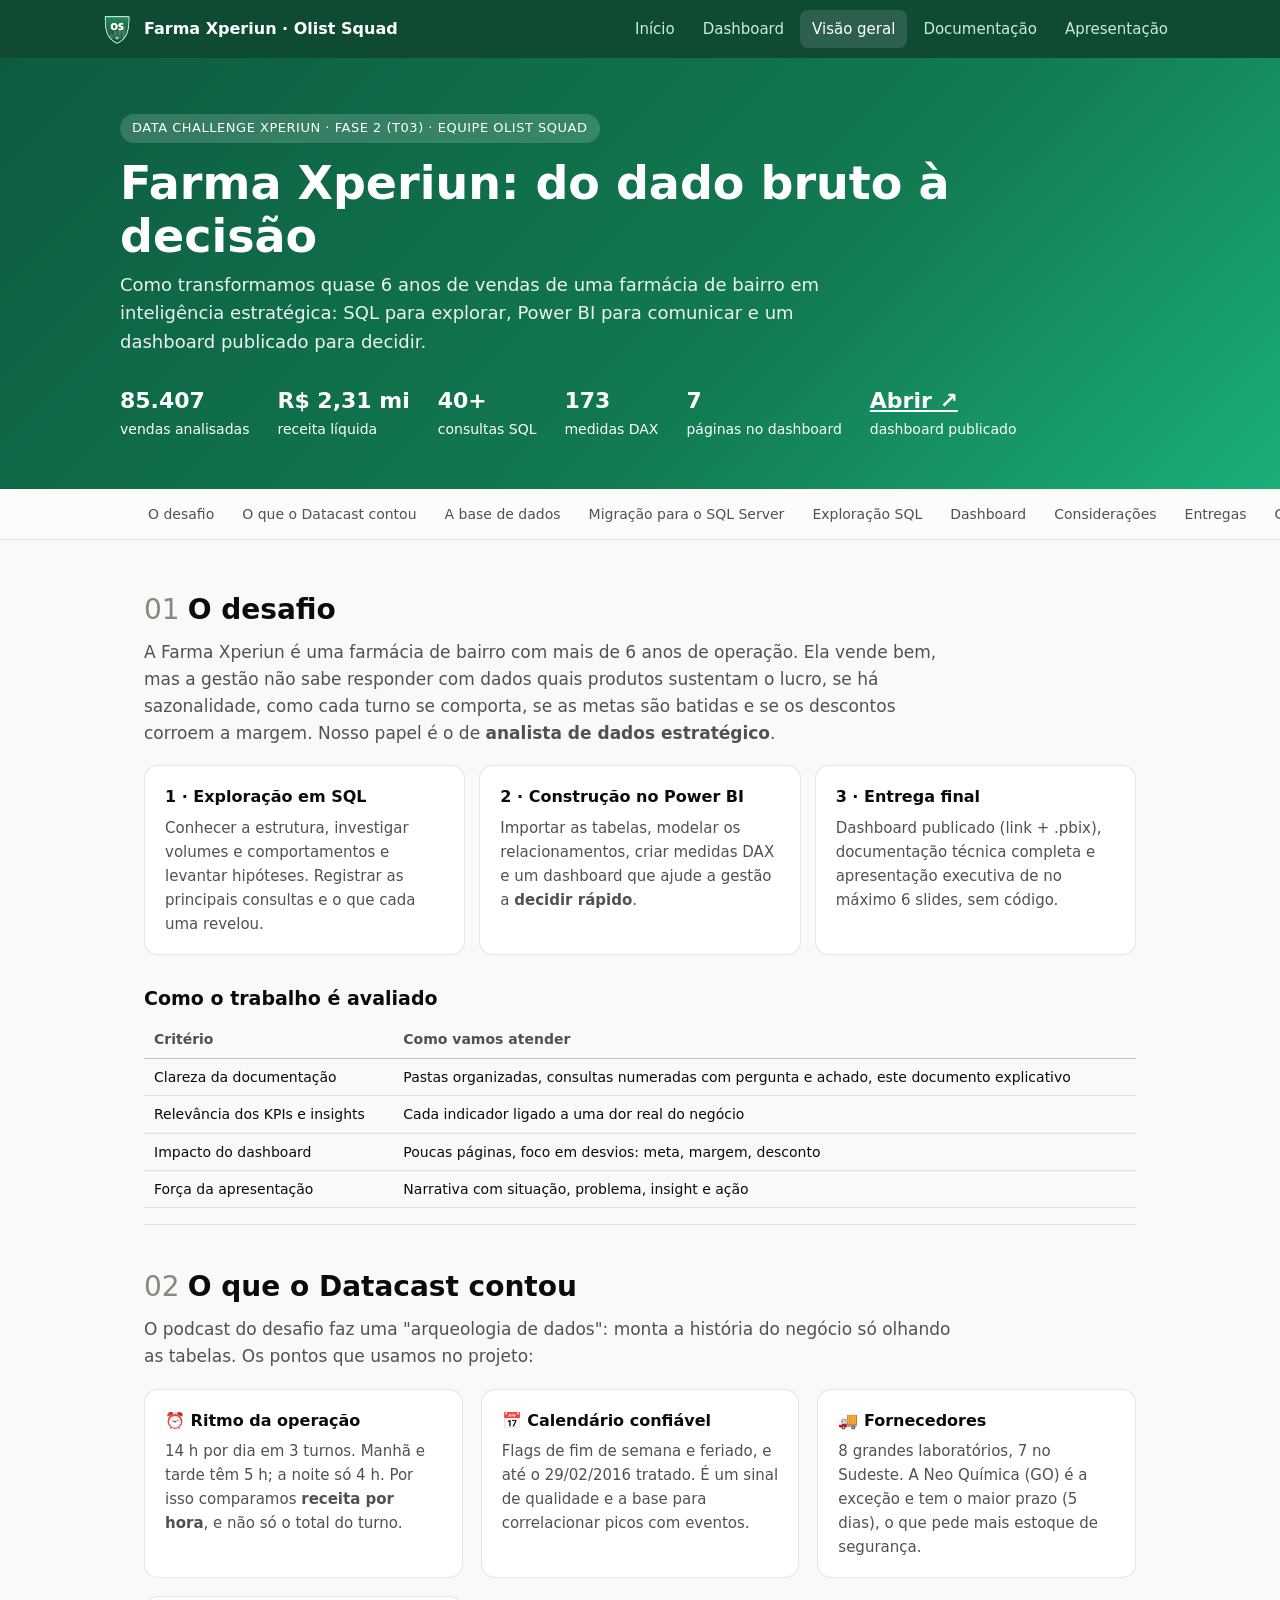
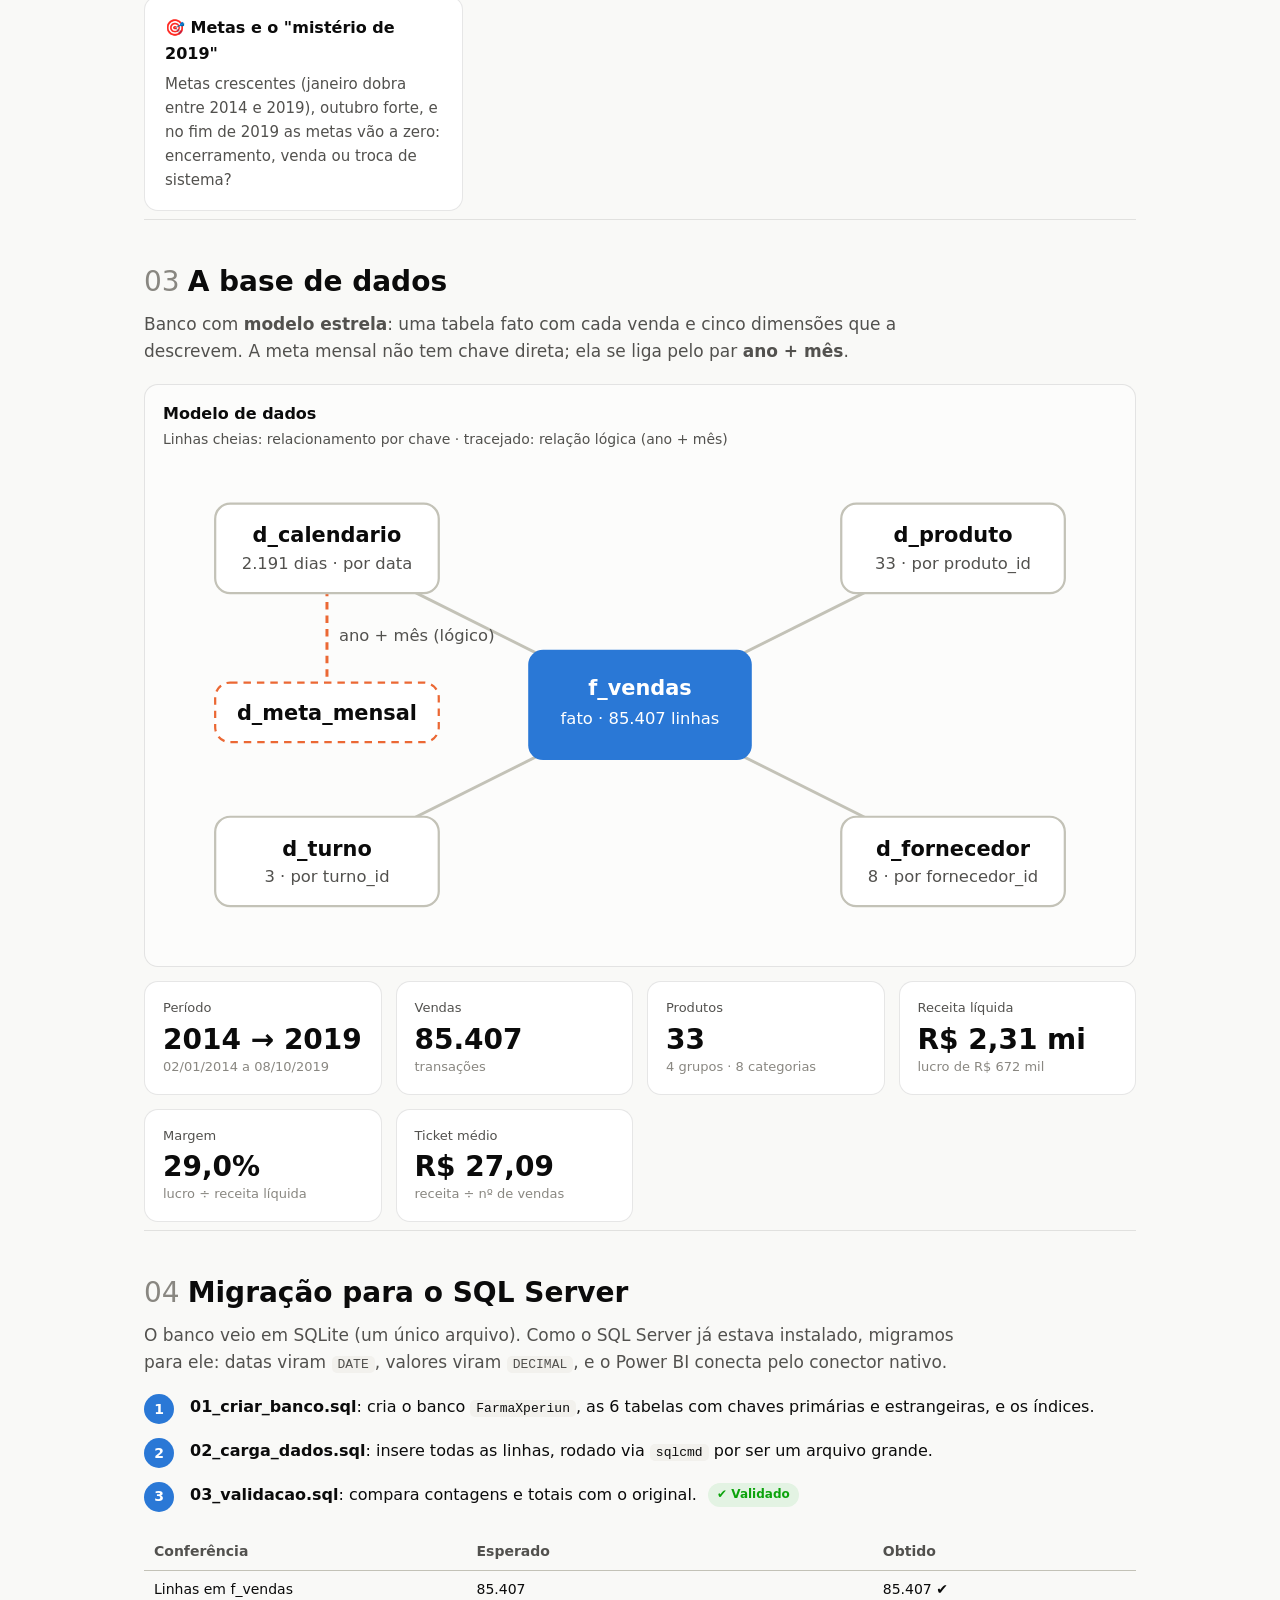
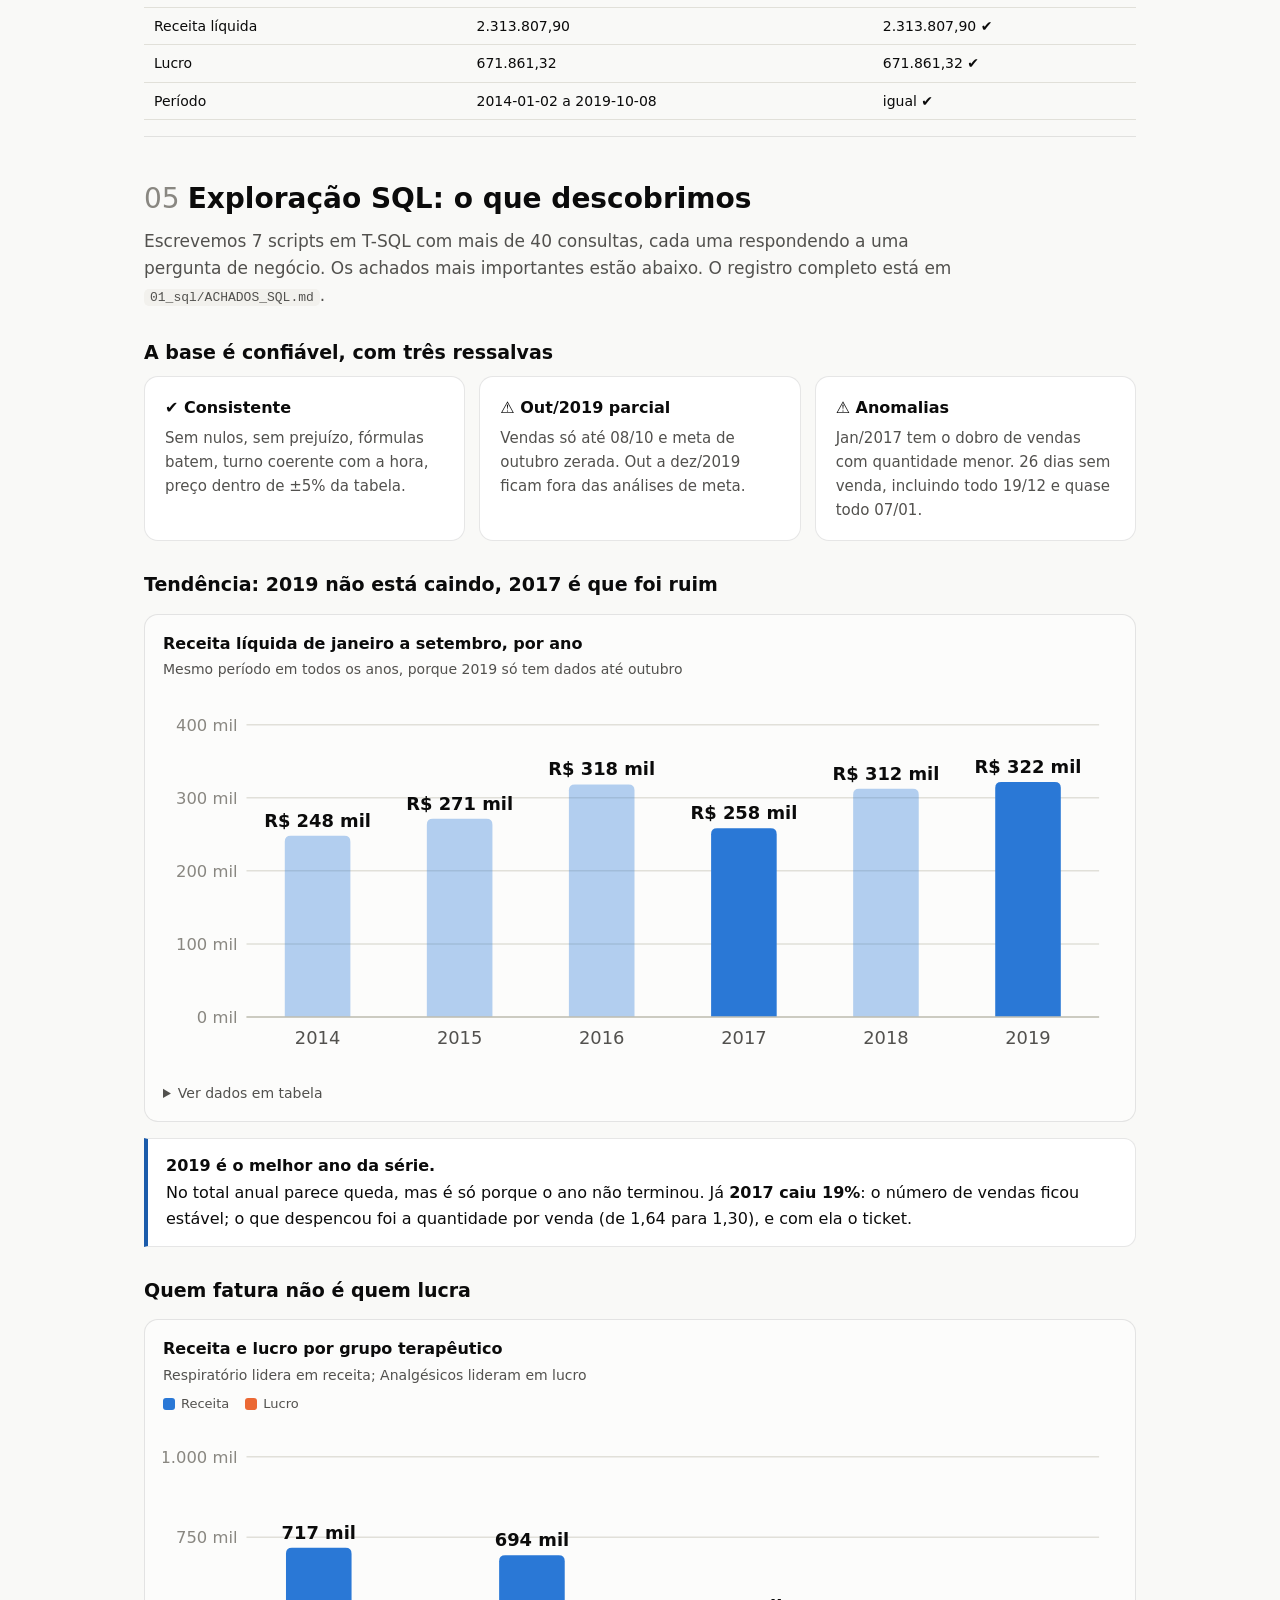
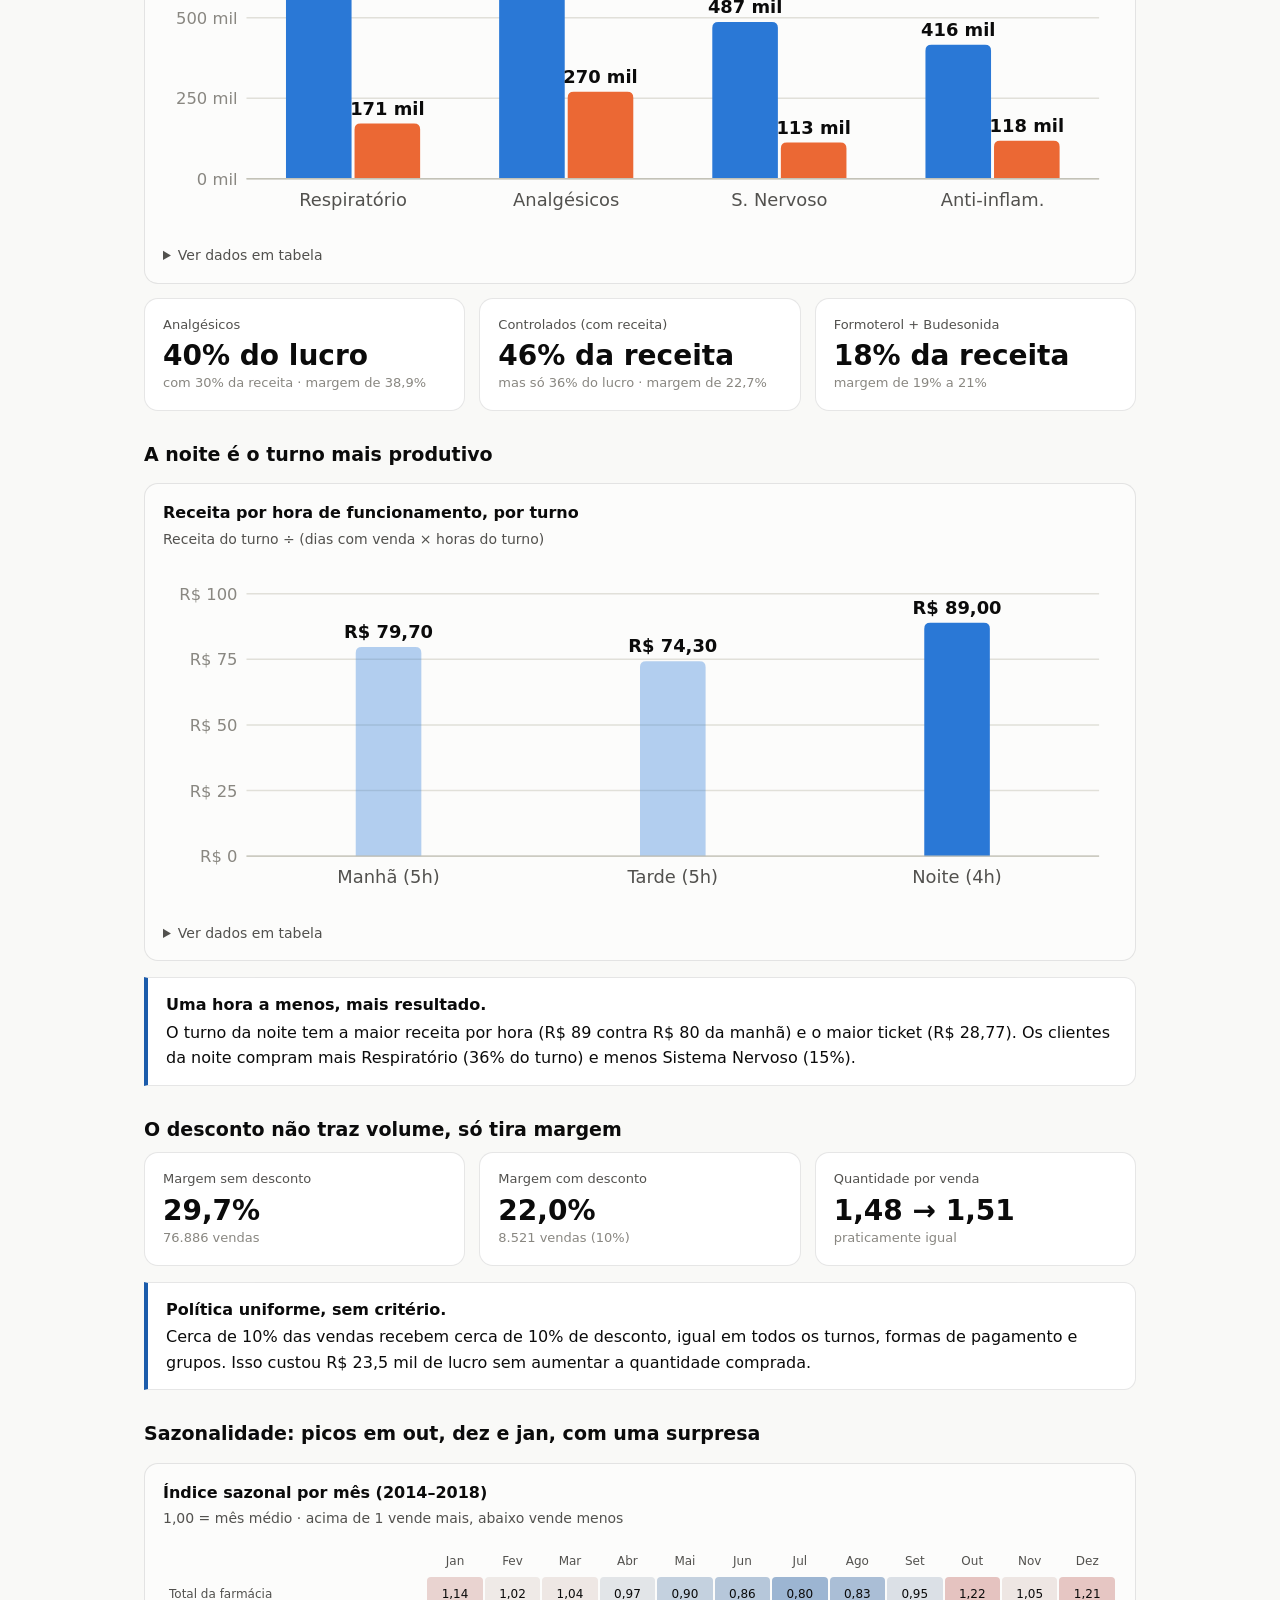
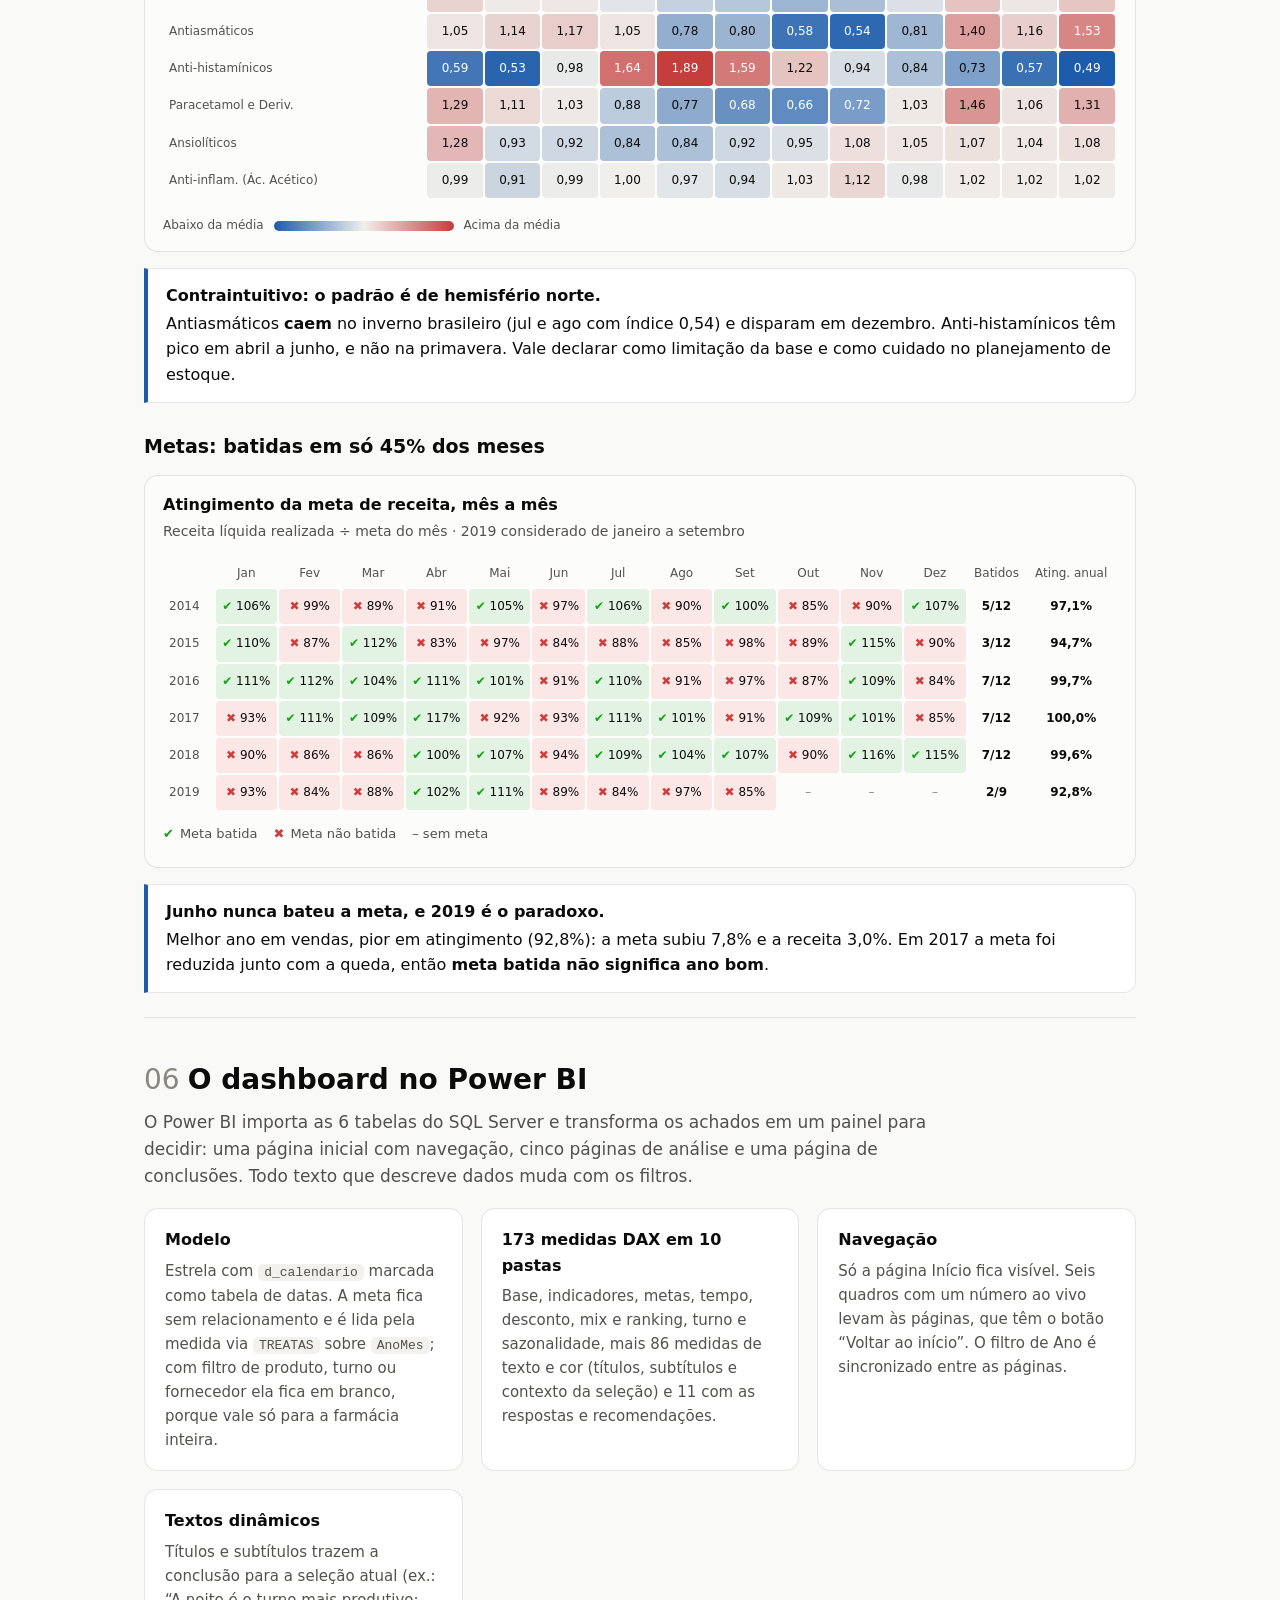
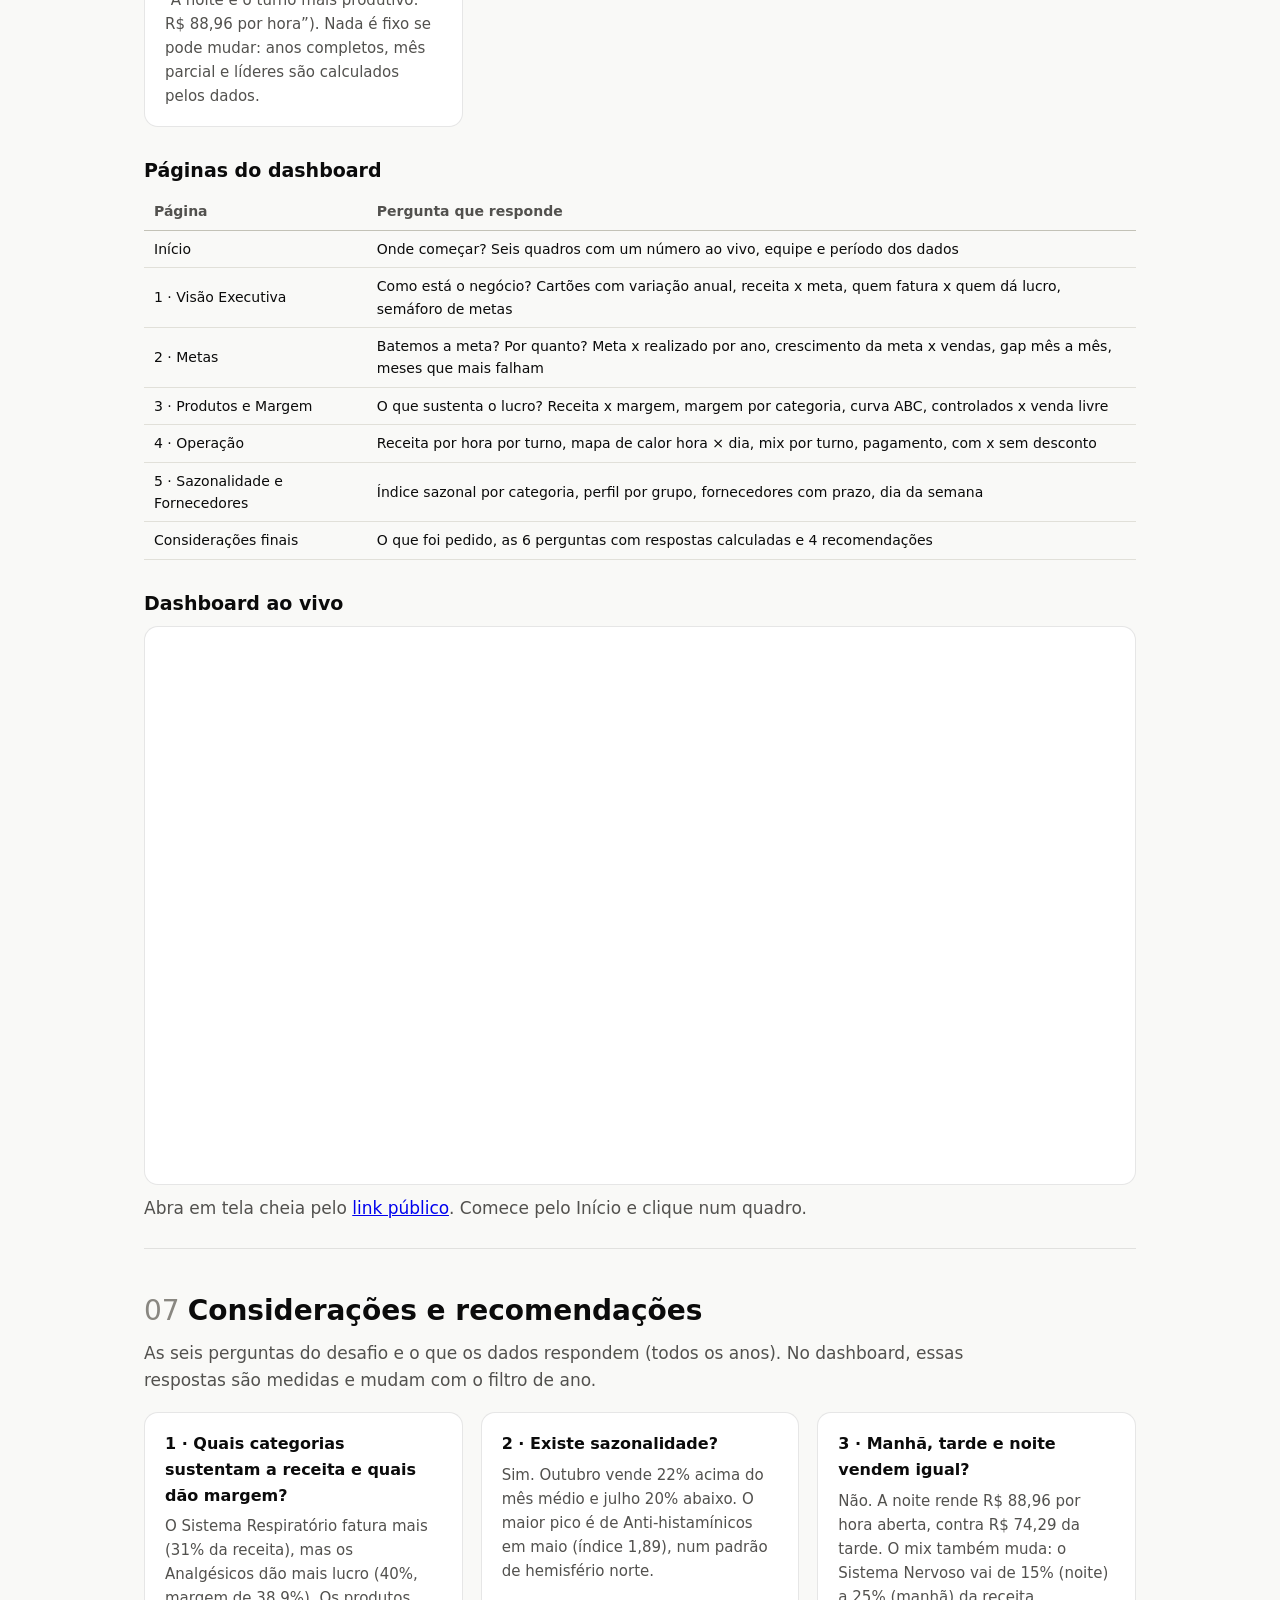
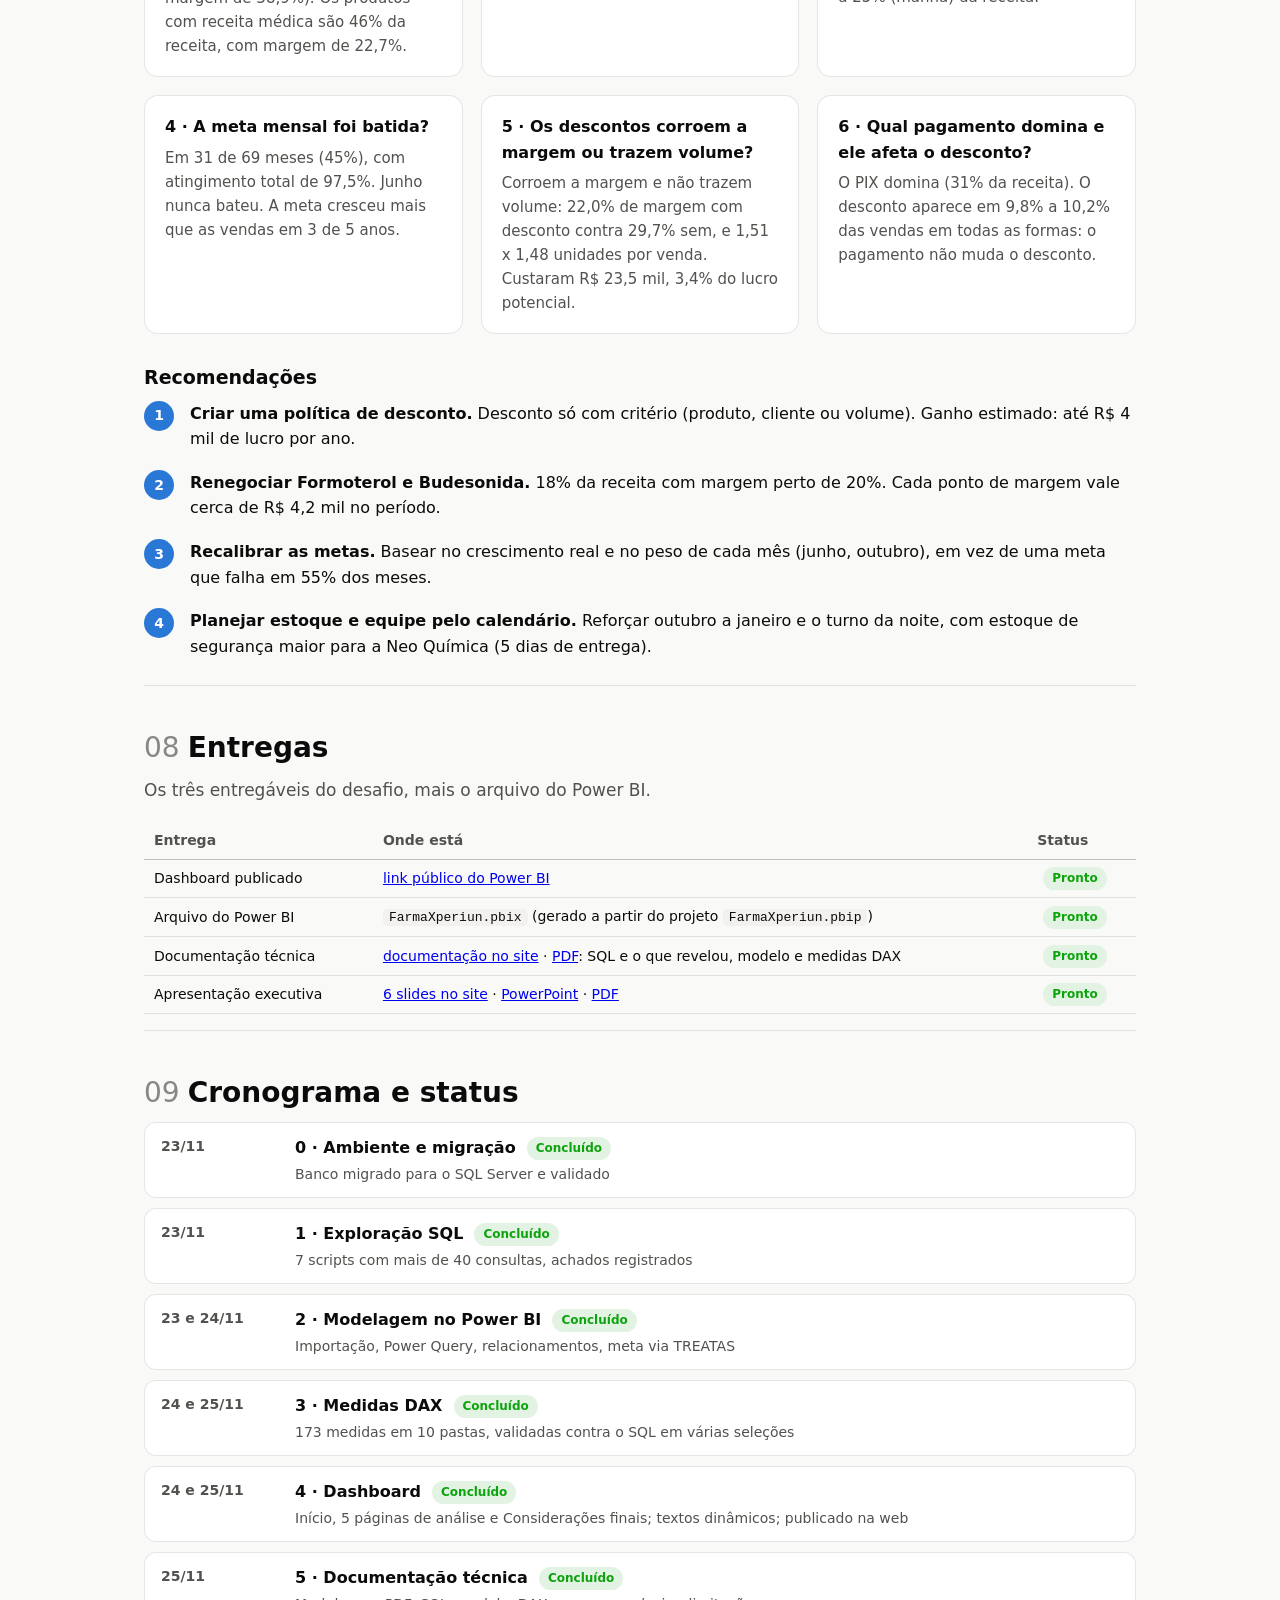
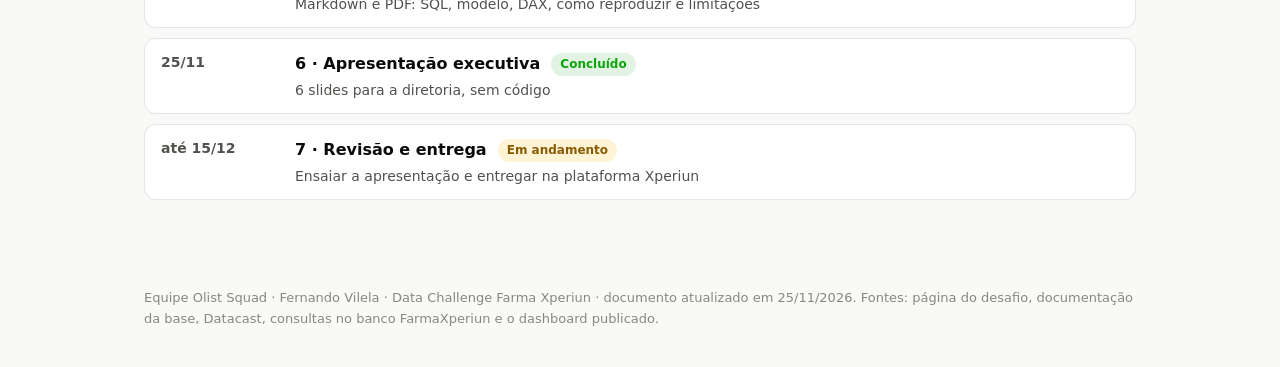
<file: farma-xperiun/visao-geral.html>
<!DOCTYPE html><html lang="pt-BR"><head><meta charset="utf-8"><meta name="viewport" content="width=device-width,initial-scale=1">
<title>Farma Xperiun · Data Challenge</title><style>
:root{color-scheme:light only;--page:#f9f9f7;--surface:#fcfcfb;--ink:#0b0b0b;--ink2:#52514e;--muted:#898781;--grid:#e1e0d9;--axis:#c3c2b7;
--border:rgba(11,11,11,.10);--s1:#2a78d6;--s2:#eb6834;--accent:#1c5cab;--good:#0ca30c;--crit:#d03b3b;--okbg:#e3f3e3;--kobg:#fbe7e6;--card:#ffffff;--code:#f2f1ed}

*{box-sizing:border-box}body{margin:0;background:var(--page);color:var(--ink);font:16px/1.6 system-ui,-apple-system,"Segoe UI",Roboto,sans-serif}
header.hero{background:linear-gradient(135deg,#0d5c3f,#127a52 60%,#1baf7a);color:#fff;padding:56px 24px 48px}
.hero .in{max-width:1040px;margin:0 auto}.hero .tag{display:inline-block;background:rgba(255,255,255,.16);padding:4px 12px;border-radius:99px;font-size:13px;letter-spacing:.04em;text-transform:uppercase}
.hero h1{font-size:clamp(30px,5vw,46px);margin:14px 0 8px;line-height:1.15}.hero p{max-width:720px;opacity:.92;font-size:18px;margin:0}
.hero .meta{display:flex;gap:28px;flex-wrap:wrap;margin-top:26px;font-size:14px}.hero .meta b{display:block;font-size:22px}
nav.toc{position:sticky;top:0;z-index:5;background:var(--surface);border-bottom:1px solid var(--border);overflow-x:auto}
nav.toc .in{max-width:1040px;margin:0 auto;display:flex;gap:4px;padding:8px 16px;white-space:nowrap}
nav.toc a{color:var(--ink2);text-decoration:none;font-size:14px;padding:6px 12px;border-radius:8px}nav.toc a:hover{background:var(--code);color:var(--ink)}
main{max-width:1040px;margin:0 auto;padding:8px 24px 80px}
section{padding:40px 0 8px;border-bottom:1px solid var(--border)}section:last-child{border:0}
h2{font-size:28px;margin:0 0 6px}h2 .n{color:var(--muted);font-weight:500;margin-right:8px}
h3{font-size:19px;margin:28px 0 8px}.lead{color:var(--ink2);font-size:17px;margin:0 0 18px;max-width:820px}
.grid2{display:grid;grid-template-columns:repeat(auto-fit,minmax(300px,1fr));gap:18px}
.grid3{display:grid;grid-template-columns:repeat(auto-fit,minmax(220px,1fr));gap:14px}
.card{background:var(--card);border:1px solid var(--border);border-radius:14px;padding:18px 20px}
.card h4{margin:0 0 6px;font-size:16px}.card p{margin:0;color:var(--ink2);font-size:15px}
.kpi{background:var(--card);border:1px solid var(--border);border-radius:14px;padding:16px 18px}
.kpi .l{font-size:13px;color:var(--ink2)}.kpi .v{font-size:28px;font-weight:650;line-height:1.2;margin-top:4px}.kpi .s{font-size:13px;color:var(--muted)}
.insight{border-left:4px solid var(--accent);background:var(--card);border-radius:0 12px 12px 0;padding:14px 18px;margin:16px 0;border-top:1px solid var(--border);border-right:1px solid var(--border);border-bottom:1px solid var(--border)}
.insight b.t{display:block;margin-bottom:2px}
.figure{background:var(--surface);border:1px solid var(--border);border-radius:14px;padding:16px 18px;margin:14px 0}
.figure .ft{font-weight:600;margin-bottom:2px}.figure .fs{color:var(--ink2);font-size:14px;margin-bottom:8px}
svg.chart{width:100%;height:auto;display:block}
.grid{stroke:var(--grid);stroke-width:1}.axis{stroke:var(--axis);stroke-width:1}.ref{stroke:var(--ink2);stroke-width:1.5;stroke-dasharray:4 4}
.tick{fill:var(--muted);font-size:11px}.cat{fill:var(--ink2);font-size:12px}.val{fill:var(--ink);font-size:12px;font-weight:600}
.s1{fill:var(--s1)}.s2{fill:var(--s2)}.dim{opacity:.35}.mark:hover path{filter:brightness(1.12)}
.legend{display:flex;gap:16px;flex-wrap:wrap;font-size:13px;color:var(--ink2);margin:4px 0 6px}.legend span{display:inline-flex;align-items:center;gap:6px}
.sw{width:12px;height:12px;border-radius:3px;display:inline-block}.sw.s1{background:var(--s1)}.sw.s2{background:var(--s2)}
table{border-collapse:collapse;width:100%;font-size:14px;margin:8px 0}th,td{padding:7px 10px;border-bottom:1px solid var(--grid);text-align:left}
thead th{color:var(--ink2);font-weight:600;border-bottom:1px solid var(--axis)}td:not(:first-child){font-variant-numeric:tabular-nums}
.hm-wrap{overflow-x:auto}.hm{border-collapse:separate;border-spacing:2px;font-size:12px;min-width:640px}.hm th{border:0;text-align:center;font-weight:500;color:var(--ink2);padding:4px}
.hm th.rowh{text-align:left;white-space:nowrap;padding-right:10px}.hm td{text-align:center;border:0;border-radius:4px;padding:8px 4px;font-variant-numeric:tabular-nums}
.hm.meta td.ok{background:var(--okbg)}.hm.meta td.ko{background:var(--kobg)}.hm.meta td.ok b{color:var(--good)}.hm.meta td.ko b{color:var(--crit)}
.hm.meta td.na{color:var(--muted)}.hm.meta td.tot{font-weight:650}.okc{color:var(--good)}.koc{color:var(--crit)}
.scale{display:flex;align-items:center;gap:10px;font-size:12px;color:var(--ink2);margin-top:8px}.scale i{display:block;width:180px;height:10px;border-radius:5px}
details.tv{margin-top:6px;font-size:14px}details.tv summary{cursor:pointer;color:var(--ink2)}
.star .links line{stroke:var(--axis);stroke-width:2}.star .links line.logic{stroke-dasharray:5 4;stroke:var(--s2)}
.star .node rect{fill:var(--card);stroke:var(--axis);stroke-width:1.5}.star .fact rect{fill:var(--s1);stroke:none}.star .fact .nt,.star .fact .ns{fill:#fff}
.star .meta rect{stroke:var(--s2);stroke-dasharray:5 4}.star .nt{font-size:14px;font-weight:650;fill:var(--ink)}.star .ns{font-size:11px;fill:var(--ink2)}
code,pre{font-family:ui-monospace,Consolas,monospace;font-size:13px}code{background:var(--code);padding:1px 6px;border-radius:5px}
pre{background:var(--code);padding:14px 16px;border-radius:10px;overflow-x:auto;border:1px solid var(--border)}
.steps{counter-reset:s;list-style:none;padding:0;margin:0}.steps li{counter-increment:s;position:relative;padding:0 0 18px 46px}
.steps li::before{content:counter(s);position:absolute;left:0;top:0;width:30px;height:30px;border-radius:50%;background:var(--s1);color:#fff;display:grid;place-items:center;font-weight:650;font-size:14px}
.badge{display:inline-block;font-size:12px;font-weight:600;padding:2px 9px;border-radius:99px;margin-left:6px;vertical-align:middle}
.b-ok{background:var(--okbg);color:var(--good)}.b-wip{background:#fff3d6;color:#8a5a00}.b-todo{background:var(--code);color:var(--ink2)}

.tl{display:grid;gap:10px}.tl .row{display:grid;grid-template-columns:120px 1fr;gap:14px;align-items:start;background:var(--card);border:1px solid var(--border);border-radius:12px;padding:12px 16px}
.tl .d{font-weight:650;color:var(--ink2);font-size:14px}.tl .row p{margin:2px 0 0;color:var(--ink2);font-size:14px}
footer{max-width:1040px;margin:0 auto;padding:0 24px 40px;color:var(--muted);font-size:13px}
</style><link rel="stylesheet" href="assets/topo.css"><link rel="icon" type="image/png" href="assets/img/icone_olist_squad_256.png"><style>nav.toc{top:54px}@media (max-width:820px){nav.toc{top:96px}}</style></head><body><header class="topo"><div class="in"><a class="marca" href="index.html"><img src="assets/img/icone_olist_squad_256.png" alt="">Farma Xperiun · Olist Squad</a><nav><a href="index.html">Início</a><a href="dashboard.html">Dashboard</a><a href="visao-geral.html" class="ativo">Visão geral</a><a href="documentacao.html">Documentação</a><a href="apresentacao.html">Apresentação</a></nav></div></header>
<header class="hero"><div class="in"><span class="tag">Data Challenge Xperiun · Fase 2 (T03) · Equipe Olist Squad</span>
<h1>Farma Xperiun: do dado bruto à decisão</h1>
<p>Como transformamos quase 6 anos de vendas de uma farmácia de bairro em inteligência estratégica: SQL para explorar, Power BI para comunicar e um dashboard publicado para decidir.</p>
<div class="meta"><div><b>85.407</b>vendas analisadas</div><div><b>R$ 2,31 mi</b>receita líquida</div><div><b>40+</b>consultas SQL</div><div><b>173</b>medidas DAX</div><div><b>7</b>páginas no dashboard</div><div><b><a href="https://app.powerbi.com/view?r=eyJrIjoiMThlMGVmMjQtNmJkOC00Mjc2LWJlOTEtNjJiYWUxNGUzMjE5IiwidCI6IjAxOGUzMGI2LTcxZWMtNGQzOS1hZTJjLTE5NDk4YmFjMWNjNiJ9" style="color:#fff">Abrir ↗</a></b>dashboard publicado</div></div></div></header>
<nav class="toc"><div class="in"><a href="#desafio">O desafio</a><a href="#datacast">O que o Datacast contou</a><a href="#base">A base de dados</a><a href="#migracao">Migração para o SQL Server</a><a href="#sql">Exploração SQL</a><a href="#powerbi">Dashboard</a><a href="#consideracoes">Considerações</a><a href="#entregas">Entregas</a><a href="#cronograma">Cronograma e status</a></div></nav><main><section id="desafio"><h2><span class="n">01</span>O desafio</h2>
<p class="lead">A Farma Xperiun é uma farmácia de bairro com mais de 6 anos de operação. Ela vende bem, mas a gestão não sabe responder com dados quais produtos sustentam o lucro, se há sazonalidade, como cada turno se comporta, se as metas são batidas e se os descontos corroem a margem. Nosso papel é o de <b>analista de dados estratégico</b>.</p>
<div class="grid3">
<div class="card"><h4>1 · Exploração em SQL</h4><p>Conhecer a estrutura, investigar volumes e comportamentos e levantar hipóteses. Registrar as principais consultas e o que cada uma revelou.</p></div>
<div class="card"><h4>2 · Construção no Power BI</h4><p>Importar as tabelas, modelar os relacionamentos, criar medidas DAX e um dashboard que ajude a gestão a <b>decidir rápido</b>.</p></div>
<div class="card"><h4>3 · Entrega final</h4><p>Dashboard publicado (link + .pbix), documentação técnica completa e apresentação executiva de no máximo 6 slides, sem código.</p></div>
</div>
<h3>Como o trabalho é avaliado</h3>
<table class=""><thead><tr><th>Critério</th><th>Como vamos atender</th></tr></thead><tbody><tr><td>Clareza da documentação</td><td>Pastas organizadas, consultas numeradas com pergunta e achado, este documento explicativo</td></tr><tr><td>Relevância dos KPIs e insights</td><td>Cada indicador ligado a uma dor real do negócio</td></tr><tr><td>Impacto do dashboard</td><td>Poucas páginas, foco em desvios: meta, margem, desconto</td></tr><tr><td>Força da apresentação</td><td>Narrativa com situação, problema, insight e ação</td></tr></tbody></table>
</section><section id="datacast"><h2><span class="n">02</span>O que o Datacast contou</h2>
<p class="lead">O podcast do desafio faz uma "arqueologia de dados": monta a história do negócio só olhando as tabelas. Os pontos que usamos no projeto:</p>
<div class="grid2">
<div class="card"><h4>⏰ Ritmo da operação</h4><p>14 h por dia em 3 turnos. Manhã e tarde têm 5 h; a noite só 4 h. Por isso comparamos <b>receita por hora</b>, e não só o total do turno.</p></div>
<div class="card"><h4>📅 Calendário confiável</h4><p>Flags de fim de semana e feriado, e até o 29/02/2016 tratado. É um sinal de qualidade e a base para correlacionar picos com eventos.</p></div>
<div class="card"><h4>🚚 Fornecedores</h4><p>8 grandes laboratórios, 7 no Sudeste. A Neo Química (GO) é a exceção e tem o maior prazo (5 dias), o que pede mais estoque de segurança.</p></div>
<div class="card"><h4>🎯 Metas e o "mistério de 2019"</h4><p>Metas crescentes (janeiro dobra entre 2014 e 2019), outubro forte, e no fim de 2019 as metas vão a zero: encerramento, venda ou troca de sistema?</p></div>
</div>
</section><section id="base"><h2><span class="n">03</span>A base de dados</h2>
<p class="lead">Banco com <b>modelo estrela</b>: uma tabela fato com cada venda e cinco dimensões que a descrevem. A meta mensal não tem chave direta; ela se liga pelo par <b>ano + mês</b>.</p>
<div class="figure"><div class="ft">Modelo de dados</div><div class="fs">Linhas cheias: relacionamento por chave · tracejado: relação lógica (ano + mês)</div><svg viewBox="0 0 640 330" class="chart star" role="img" aria-label="Modelo estrela">
<defs><marker id="ar" viewBox="0 0 10 10" refX="9" refY="5" markerWidth="7" markerHeight="7" orient="auto-start-reverse"><path d="M0,0 L10,5 L0,10 z" class="arrow"/></marker></defs>
<g class="links">
<line x1="320" y1="165" x2="110" y2="60"/><line x1="320" y1="165" x2="530" y2="60"/>
<line x1="320" y1="165" x2="110" y2="270"/><line x1="320" y1="165" x2="530" y2="270"/>
<line x1="110" y1="60" x2="110" y2="165" class="logic"/>
</g>
<g class="node fact"><rect x="245" y="128" width="150" height="74" rx="10"/><text x="320" y="158" text-anchor="middle" class="nt">f_vendas</text><text x="320" y="178" text-anchor="middle" class="ns">fato · 85.407 linhas</text></g>
<g class="node"><rect x="35" y="30" width="150" height="60" rx="10"/><text x="110" y="56" text-anchor="middle" class="nt">d_calendario</text><text x="110" y="74" text-anchor="middle" class="ns">2.191 dias · por data</text></g>
<g class="node meta"><rect x="35" y="150" width="150" height="40" rx="10"/><text x="110" y="175" text-anchor="middle" class="nt">d_meta_mensal</text></g>
<text x="118" y="122" class="ns">ano + mês (lógico)</text>
<g class="node"><rect x="455" y="30" width="150" height="60" rx="10"/><text x="530" y="56" text-anchor="middle" class="nt">d_produto</text><text x="530" y="74" text-anchor="middle" class="ns">33 · por produto_id</text></g>
<g class="node"><rect x="35" y="240" width="150" height="60" rx="10"/><text x="110" y="266" text-anchor="middle" class="nt">d_turno</text><text x="110" y="284" text-anchor="middle" class="ns">3 · por turno_id</text></g>
<g class="node"><rect x="455" y="240" width="150" height="60" rx="10"/><text x="530" y="266" text-anchor="middle" class="nt">d_fornecedor</text><text x="530" y="284" text-anchor="middle" class="ns">8 · por fornecedor_id</text></g>
</svg></div>
<div class="grid3">
<div class="kpi"><div class="l">Período</div><div class="v">2014 → 2019</div><div class="s">02/01/2014 a 08/10/2019</div></div>
<div class="kpi"><div class="l">Vendas</div><div class="v">85.407</div><div class="s">transações</div></div>
<div class="kpi"><div class="l">Produtos</div><div class="v">33</div><div class="s">4 grupos · 8 categorias</div></div>
<div class="kpi"><div class="l">Receita líquida</div><div class="v">R$ 2,31 mi</div><div class="s">lucro de R$ 672 mil</div></div>
<div class="kpi"><div class="l">Margem</div><div class="v">29,0%</div><div class="s">lucro ÷ receita líquida</div></div>
<div class="kpi"><div class="l">Ticket médio</div><div class="v">R$ 27,09</div><div class="s">receita ÷ nº de vendas</div></div>
</div>
</section><section id="migracao"><h2><span class="n">04</span>Migração para o SQL Server</h2>
<p class="lead">O banco veio em SQLite (um único arquivo). Como o SQL Server já estava instalado, migramos para ele: datas viram <code>DATE</code>, valores viram <code>DECIMAL</code>, e o Power BI conecta pelo conector nativo.</p>
<ol class="steps">
<li><b>01_criar_banco.sql</b>: cria o banco <code>FarmaXperiun</code>, as 6 tabelas com chaves primárias e estrangeiras, e os índices.</li>
<li><b>02_carga_dados.sql</b>: insere todas as linhas, rodado via <code>sqlcmd</code> por ser um arquivo grande.</li>
<li><b>03_validacao.sql</b>: compara contagens e totais com o original. <span class="badge b-ok">✔ Validado</span></li>
</ol>
<table><thead><tr><th>Conferência</th><th>Esperado</th><th>Obtido</th></tr></thead><tbody>
<tr><td>Linhas em f_vendas</td><td>85.407</td><td>85.407 ✔</td></tr>
<tr><td>Receita líquida</td><td>2.313.807,90</td><td>2.313.807,90 ✔</td></tr>
<tr><td>Lucro</td><td>671.861,32</td><td>671.861,32 ✔</td></tr>
<tr><td>Período</td><td>2014-01-02 a 2019-10-08</td><td>igual ✔</td></tr></tbody></table>
</section><section id="sql"><h2><span class="n">05</span>Exploração SQL: o que descobrimos</h2>
<p class="lead">Escrevemos 7 scripts em T-SQL com mais de 40 consultas, cada uma respondendo a uma pergunta de negócio. Os achados mais importantes estão abaixo. O registro completo está em <code>01_sql/ACHADOS_SQL.md</code>.</p>
<h3>A base é confiável, com três ressalvas</h3>
<div class="grid3">
<div class="card"><h4>✔ Consistente</h4><p>Sem nulos, sem prejuízo, fórmulas batem, turno coerente com a hora, preço dentro de ±5% da tabela.</p></div>
<div class="card"><h4>⚠ Out/2019 parcial</h4><p>Vendas só até 08/10 e meta de outubro zerada. Out a dez/2019 ficam fora das análises de meta.</p></div>
<div class="card"><h4>⚠ Anomalias</h4><p>Jan/2017 tem o dobro de vendas com quantidade menor. 26 dias sem venda, incluindo todo 19/12 e quase todo 07/01.</p></div>
</div>

<h3>Tendência: 2019 não está caindo, 2017 é que foi ruim</h3>
<div class="figure"><div class="ft">Receita líquida de janeiro a setembro, por ano</div><div class="fs">Mesmo período em todos os anos, porque 2019 só tem dados até outubro</div><svg viewBox="0 0 640 260" class="chart" role="img"><line x1="56" x2="628" y1="220.0" y2="220.0" class="grid"/><text x="50" y="224.0" class="tick" text-anchor="end">0 mil</text><line x1="56" x2="628" y1="171.0" y2="171.0" class="grid"/><text x="50" y="175.0" class="tick" text-anchor="end">100 mil</text><line x1="56" x2="628" y1="122.0" y2="122.0" class="grid"/><text x="50" y="126.0" class="tick" text-anchor="end">200 mil</text><line x1="56" x2="628" y1="73.0" y2="73.0" class="grid"/><text x="50" y="77.0" class="tick" text-anchor="end">300 mil</text><line x1="56" x2="628" y1="24.0" y2="24.0" class="grid"/><text x="50" y="28.0" class="tick" text-anchor="end">400 mil</text><g class="mark"><title>2014 · Receita jan–set: R$ 248 mil</title><path d="M81.7,220 V102.4 Q81.7,98.4 85.7,98.4 H121.7 Q125.7,98.4 125.7,102.4 V220 Z" class="s1 dim"/><rect x="78.7" y="24" width="50.0" height="196" fill="transparent"/></g><text x="103.7" y="92.4" class="val" text-anchor="middle">R$ 248 mil</text><text x="103.7" y="238" class="cat" text-anchor="middle">2014</text><g class="mark"><title>2015 · Receita jan–set: R$ 271 mil</title><path d="M177.0,220 V91.0 Q177.0,87.0 181.0,87.0 H217.0 Q221.0,87.0 221.0,91.0 V220 Z" class="s1 dim"/><rect x="174.0" y="24" width="50.0" height="196" fill="transparent"/></g><text x="199.0" y="81.0" class="val" text-anchor="middle">R$ 271 mil</text><text x="199.0" y="238" class="cat" text-anchor="middle">2015</text><g class="mark"><title>2016 · Receita jan–set: R$ 318 mil</title><path d="M272.3,220 V68.0 Q272.3,64.0 276.3,64.0 H312.3 Q316.3,64.0 316.3,68.0 V220 Z" class="s1 dim"/><rect x="269.3" y="24" width="50.0" height="196" fill="transparent"/></g><text x="294.3" y="58.0" class="val" text-anchor="middle">R$ 318 mil</text><text x="294.3" y="238" class="cat" text-anchor="middle">2016</text><g class="mark"><title>2017 · Receita jan–set: R$ 258 mil</title><path d="M367.7,220 V97.5 Q367.7,93.5 371.7,93.5 H407.7 Q411.7,93.5 411.7,97.5 V220 Z" class="s1"/><rect x="364.7" y="24" width="50.0" height="196" fill="transparent"/></g><text x="389.7" y="87.5" class="val" text-anchor="middle">R$ 258 mil</text><text x="389.7" y="238" class="cat" text-anchor="middle">2017</text><g class="mark"><title>2018 · Receita jan–set: R$ 312 mil</title><path d="M463.0,220 V71.0 Q463.0,67.0 467.0,67.0 H503.0 Q507.0,67.0 507.0,71.0 V220 Z" class="s1 dim"/><rect x="460.0" y="24" width="50.0" height="196" fill="transparent"/></g><text x="485.0" y="61.0" class="val" text-anchor="middle">R$ 312 mil</text><text x="485.0" y="238" class="cat" text-anchor="middle">2018</text><g class="mark"><title>2019 · Receita jan–set: R$ 322 mil</title><path d="M558.3,220 V66.4 Q558.3,62.4 562.3,62.4 H598.3 Q602.3,62.4 602.3,66.4 V220 Z" class="s1"/><rect x="555.3" y="24" width="50.0" height="196" fill="transparent"/></g><text x="580.3" y="56.4" class="val" text-anchor="middle">R$ 322 mil</text><text x="580.3" y="238" class="cat" text-anchor="middle">2019</text><line x1="56" x2="628" y1="220" y2="220" class="axis"/></svg><details class="tv"><summary>Ver dados em tabela</summary><table class=""><thead><tr><th>Ano</th><th>Receita jan–set</th></tr></thead><tbody><tr><td>2014</td><td>R$ 248 mil</td></tr><tr><td>2015</td><td>R$ 271 mil</td></tr><tr><td>2016</td><td>R$ 318 mil</td></tr><tr><td>2017</td><td>R$ 258 mil</td></tr><tr><td>2018</td><td>R$ 312 mil</td></tr><tr><td>2019</td><td>R$ 322 mil</td></tr></tbody></table></details></div>
<div class="insight"><b class="t">2019 é o melhor ano da série.</b>No total anual parece queda, mas é só porque o ano não terminou. Já <b>2017 caiu 19%</b>: o número de vendas ficou estável; o que despencou foi a quantidade por venda (de 1,64 para 1,30), e com ela o ticket.</div>

<h3>Quem fatura não é quem lucra</h3>
<div class="figure"><div class="ft">Receita e lucro por grupo terapêutico</div><div class="fs">Respiratório lidera em receita; Analgésicos lideram em lucro</div><div class="legend"><span><i class="sw s1"></i>Receita</span><span><i class="sw s2"></i>Lucro</span></div><svg viewBox="0 0 640 280" class="chart" role="img"><line x1="56" x2="628" y1="240.0" y2="240.0" class="grid"/><text x="50" y="244.0" class="tick" text-anchor="end">0 mil</text><line x1="56" x2="628" y1="186.0" y2="186.0" class="grid"/><text x="50" y="190.0" class="tick" text-anchor="end">250 mil</text><line x1="56" x2="628" y1="132.0" y2="132.0" class="grid"/><text x="50" y="136.0" class="tick" text-anchor="end">500 mil</text><line x1="56" x2="628" y1="78.0" y2="78.0" class="grid"/><text x="50" y="82.0" class="tick" text-anchor="end">750 mil</text><line x1="56" x2="628" y1="24.0" y2="24.0" class="grid"/><text x="50" y="28.0" class="tick" text-anchor="end">1.000 mil</text><g class="mark"><title>Respiratório · Receita: R$ 717 mil</title><path d="M82.5,240 V89.0 Q82.5,85.0 86.5,85.0 H122.5 Q126.5,85.0 126.5,89.0 V240 Z" class="s1"/><rect x="79.5" y="24" width="50.0" height="216" fill="transparent"/></g><text x="104.5" y="79.0" class="val" text-anchor="middle">717 mil</text><g class="mark"><title>Respiratório · Lucro: R$ 171 mil</title><path d="M128.5,240 V207.0 Q128.5,203.0 132.5,203.0 H168.5 Q172.5,203.0 172.5,207.0 V240 Z" class="s2"/><rect x="125.5" y="24" width="50.0" height="216" fill="transparent"/></g><text x="150.5" y="197.0" class="val" text-anchor="middle">171 mil</text><text x="127.5" y="258" class="cat" text-anchor="middle">Respiratório</text><g class="mark"><title>Analgésicos · Receita: R$ 694 mil</title><path d="M225.5,240 V94.1 Q225.5,90.1 229.5,90.1 H265.5 Q269.5,90.1 269.5,94.1 V240 Z" class="s1"/><rect x="222.5" y="24" width="50.0" height="216" fill="transparent"/></g><text x="247.5" y="84.1" class="val" text-anchor="middle">694 mil</text><g class="mark"><title>Analgésicos · Lucro: R$ 270 mil</title><path d="M271.5,240 V185.7 Q271.5,181.7 275.5,181.7 H311.5 Q315.5,181.7 315.5,185.7 V240 Z" class="s2"/><rect x="268.5" y="24" width="50.0" height="216" fill="transparent"/></g><text x="293.5" y="175.7" class="val" text-anchor="middle">270 mil</text><text x="270.5" y="258" class="cat" text-anchor="middle">Analgésicos</text><g class="mark"><title>S. Nervoso · Receita: R$ 487 mil</title><path d="M368.5,240 V138.9 Q368.5,134.9 372.5,134.9 H408.5 Q412.5,134.9 412.5,138.9 V240 Z" class="s1"/><rect x="365.5" y="24" width="50.0" height="216" fill="transparent"/></g><text x="390.5" y="128.9" class="val" text-anchor="middle">487 mil</text><g class="mark"><title>S. Nervoso · Lucro: R$ 113 mil</title><path d="M414.5,240 V219.7 Q414.5,215.7 418.5,215.7 H454.5 Q458.5,215.7 458.5,219.7 V240 Z" class="s2"/><rect x="411.5" y="24" width="50.0" height="216" fill="transparent"/></g><text x="436.5" y="209.7" class="val" text-anchor="middle">113 mil</text><text x="413.5" y="258" class="cat" text-anchor="middle">S. Nervoso</text><g class="mark"><title>Anti-inflam. · Receita: R$ 416 mil</title><path d="M511.5,240 V154.1 Q511.5,150.1 515.5,150.1 H551.5 Q555.5,150.1 555.5,154.1 V240 Z" class="s1"/><rect x="508.5" y="24" width="50.0" height="216" fill="transparent"/></g><text x="533.5" y="144.1" class="val" text-anchor="middle">416 mil</text><g class="mark"><title>Anti-inflam. · Lucro: R$ 118 mil</title><path d="M557.5,240 V218.5 Q557.5,214.5 561.5,214.5 H597.5 Q601.5,214.5 601.5,218.5 V240 Z" class="s2"/><rect x="554.5" y="24" width="50.0" height="216" fill="transparent"/></g><text x="579.5" y="208.5" class="val" text-anchor="middle">118 mil</text><text x="556.5" y="258" class="cat" text-anchor="middle">Anti-inflam.</text><line x1="56" x2="628" y1="240" y2="240" class="axis"/></svg><details class="tv"><summary>Ver dados em tabela</summary><table class=""><thead><tr><th>Grupo</th><th>Receita</th><th>Lucro</th><th>Margem</th></tr></thead><tbody><tr><td>Respiratório</td><td>R$ 717 mil</td><td>R$ 171 mil</td><td>23,9%</td></tr><tr><td>Analgésicos</td><td>R$ 694 mil</td><td>R$ 270 mil</td><td>38,9%</td></tr><tr><td>S. Nervoso</td><td>R$ 487 mil</td><td>R$ 113 mil</td><td>23,2%</td></tr><tr><td>Anti-inflam.</td><td>R$ 416 mil</td><td>R$ 118 mil</td><td>28,4%</td></tr></tbody></table></details></div>
<div class="grid3">
<div class="kpi"><div class="l">Analgésicos</div><div class="v">40% do lucro</div><div class="s">com 30% da receita · margem de 38,9%</div></div>
<div class="kpi"><div class="l">Controlados (com receita)</div><div class="v">46% da receita</div><div class="s">mas só 36% do lucro · margem de 22,7%</div></div>
<div class="kpi"><div class="l">Formoterol + Budesonida</div><div class="v">18% da receita</div><div class="s">margem de 19% a 21%</div></div>
</div>

<h3>A noite é o turno mais produtivo</h3>
<div class="figure"><div class="ft">Receita por hora de funcionamento, por turno</div><div class="fs">Receita do turno ÷ (dias com venda × horas do turno)</div><svg viewBox="0 0 640 240" class="chart" role="img"><line x1="56" x2="628" y1="200.0" y2="200.0" class="grid"/><text x="50" y="204.0" class="tick" text-anchor="end">R$ 0</text><line x1="56" x2="628" y1="156.0" y2="156.0" class="grid"/><text x="50" y="160.0" class="tick" text-anchor="end">R$ 25</text><line x1="56" x2="628" y1="112.0" y2="112.0" class="grid"/><text x="50" y="116.0" class="tick" text-anchor="end">R$ 50</text><line x1="56" x2="628" y1="68.0" y2="68.0" class="grid"/><text x="50" y="72.0" class="tick" text-anchor="end">R$ 75</text><line x1="56" x2="628" y1="24.0" y2="24.0" class="grid"/><text x="50" y="28.0" class="tick" text-anchor="end">R$ 100</text><g class="mark"><title>Manhã (5h) · Receita por hora: R$ 79,70</title><path d="M129.3,200 V63.7 Q129.3,59.7 133.3,59.7 H169.3 Q173.3,59.7 173.3,63.7 V200 Z" class="s1 dim"/><rect x="126.3" y="24" width="50.0" height="176" fill="transparent"/></g><text x="151.3" y="53.7" class="val" text-anchor="middle">R$ 79,70</text><text x="151.3" y="218" class="cat" text-anchor="middle">Manhã (5h)</text><g class="mark"><title>Tarde (5h) · Receita por hora: R$ 74,30</title><path d="M320.0,200 V73.2 Q320.0,69.2 324.0,69.2 H360.0 Q364.0,69.2 364.0,73.2 V200 Z" class="s1 dim"/><rect x="317.0" y="24" width="50.0" height="176" fill="transparent"/></g><text x="342.0" y="63.2" class="val" text-anchor="middle">R$ 74,30</text><text x="342.0" y="218" class="cat" text-anchor="middle">Tarde (5h)</text><g class="mark"><title>Noite (4h) · Receita por hora: R$ 89,00</title><path d="M510.7,200 V47.4 Q510.7,43.4 514.7,43.4 H550.7 Q554.7,43.4 554.7,47.4 V200 Z" class="s1"/><rect x="507.7" y="24" width="50.0" height="176" fill="transparent"/></g><text x="532.7" y="37.4" class="val" text-anchor="middle">R$ 89,00</text><text x="532.7" y="218" class="cat" text-anchor="middle">Noite (4h)</text><line x1="56" x2="628" y1="200" y2="200" class="axis"/></svg><details class="tv"><summary>Ver dados em tabela</summary><table class=""><thead><tr><th>Turno</th><th>Receita/hora</th><th>Ticket</th></tr></thead><tbody><tr><td>Manhã (5h)</td><td>R$ 79,70</td><td>R$ 26,65</td></tr><tr><td>Tarde (5h)</td><td>R$ 74,30</td><td>R$ 26,14</td></tr><tr><td>Noite (4h)</td><td>R$ 89,00</td><td>R$ 28,77</td></tr></tbody></table></details></div>
<div class="insight"><b class="t">Uma hora a menos, mais resultado.</b>O turno da noite tem a maior receita por hora (R$ 89 contra R$ 80 da manhã) e o maior ticket (R$ 28,77). Os clientes da noite compram mais Respiratório (36% do turno) e menos Sistema Nervoso (15%).</div>

<h3>O desconto não traz volume, só tira margem</h3>
<div class="grid3">
<div class="kpi"><div class="l">Margem sem desconto</div><div class="v">29,7%</div><div class="s">76.886 vendas</div></div>
<div class="kpi"><div class="l">Margem com desconto</div><div class="v">22,0%</div><div class="s">8.521 vendas (10%)</div></div>
<div class="kpi"><div class="l">Quantidade por venda</div><div class="v">1,48 → 1,51</div><div class="s">praticamente igual</div></div>
</div>
<div class="insight"><b class="t">Política uniforme, sem critério.</b>Cerca de 10% das vendas recebem cerca de 10% de desconto, igual em todos os turnos, formas de pagamento e grupos. Isso custou R$ 23,5 mil de lucro sem aumentar a quantidade comprada.</div>

<h3>Sazonalidade: picos em out, dez e jan, com uma surpresa</h3>
<div class="figure"><div class="ft">Índice sazonal por mês (2014–2018)</div><div class="fs">1,00 = mês médio · acima de 1 vende mais, abaixo vende menos</div><div class="hm-wrap"><table class="hm"><thead><tr><th></th><th>Jan</th><th>Fev</th><th>Mar</th><th>Abr</th><th>Mai</th><th>Jun</th><th>Jul</th><th>Ago</th><th>Set</th><th>Out</th><th>Nov</th><th>Dez</th></tr></thead><tbody><tr><th class="rowh">Total da farmácia</th><td style="background:#e9d3d0;color:#0b0b0b" title="Total da farmácia · Jan: índice 1,14">1,14</td><td style="background:#efeae7;color:#0b0b0b" title="Total da farmácia · Fev: índice 1,02">1,02</td><td style="background:#eee7e4;color:#0b0b0b" title="Total da farmácia · Mar: índice 1,04">1,04</td><td style="background:#e2e5e8;color:#0b0b0b" title="Total da farmácia · Abr: índice 0,97">0,97</td><td style="background:#c4d1df;color:#0b0b0b" title="Total da farmácia · Mai: índice 0,90">0,90</td><td style="background:#b6c7da;color:#0b0b0b" title="Total da farmácia · Jun: índice 0,86">0,86</td><td style="background:#9cb5d2;color:#0b0b0b" title="Total da farmácia · Jul: índice 0,80">0,80</td><td style="background:#aabed6;color:#0b0b0b" title="Total da farmácia · Ago: índice 0,83">0,83</td><td style="background:#dbe0e6;color:#0b0b0b" title="Total da farmácia · Set: índice 0,95">0,95</td><td style="background:#e5c3c0;color:#0b0b0b" title="Total da farmácia · Out: índice 1,22">1,22</td><td style="background:#eee6e3;color:#0b0b0b" title="Total da farmácia · Nov: índice 1,05">1,05</td><td style="background:#e6c6c3;color:#0b0b0b" title="Total da farmácia · Dez: índice 1,21">1,21</td></tr><tr><th class="rowh">Antiasmáticos</th><td style="background:#eee5e2;color:#0b0b0b" title="Antiasmáticos · Jan: índice 1,05">1,05</td><td style="background:#e9d3d0;color:#0b0b0b" title="Antiasmáticos · Fev: índice 1,14">1,14</td><td style="background:#e8cdcb;color:#0b0b0b" title="Antiasmáticos · Mar: índice 1,17">1,17</td><td style="background:#eee5e2;color:#0b0b0b" title="Antiasmáticos · Abr: índice 1,05">1,05</td><td style="background:#93aecf;color:#0b0b0b" title="Antiasmáticos · Mai: índice 0,78">0,78</td><td style="background:#9bb4d2;color:#0b0b0b" title="Antiasmáticos · Jun: índice 0,80">0,80</td><td style="background:#3e74b5;color:#ffffff" title="Antiasmáticos · Jul: índice 0,58">0,58</td><td style="background:#2d68b0;color:#ffffff" title="Antiasmáticos · Ago: índice 0,54">0,54</td><td style="background:#9fb7d3;color:#0b0b0b" title="Antiasmáticos · Set: índice 0,81">0,81</td><td style="background:#dc9f9d;color:#0b0b0b" title="Antiasmáticos · Out: índice 1,40">1,40</td><td style="background:#e8cfcd;color:#0b0b0b" title="Antiasmáticos · Nov: índice 1,16">1,16</td><td style="background:#d68684;color:#ffffff" title="Antiasmáticos · Dez: índice 1,53">1,53</td></tr><tr><th class="rowh">Anti-histamínicos</th><td style="background:#4276b7;color:#ffffff" title="Anti-histamínicos · Jan: índice 0,59">0,59</td><td style="background:#2965af;color:#ffffff" title="Anti-histamínicos · Fev: índice 0,53">0,53</td><td style="background:#e8e9e9;color:#0b0b0b" title="Anti-histamínicos · Mar: índice 0,98">0,98</td><td style="background:#d1706e;color:#ffffff" title="Anti-histamínicos · Abr: índice 1,64">1,64</td><td style="background:#c43e3d;color:#ffffff" title="Anti-histamínicos · Mai: índice 1,89">1,89</td><td style="background:#d37a78;color:#ffffff" title="Anti-histamínicos · Jun: índice 1,59">1,59</td><td style="background:#e5c3c1;color:#0b0b0b" title="Anti-histamínicos · Jul: índice 1,22">1,22</td><td style="background:#d7dde4;color:#0b0b0b" title="Anti-histamínicos · Ago: índice 0,94">0,94</td><td style="background:#acc0d7;color:#0b0b0b" title="Anti-histamínicos · Set: índice 0,84">0,84</td><td style="background:#7ea0c9;color:#0b0b0b" title="Anti-histamínicos · Out: índice 0,73">0,73</td><td style="background:#3a71b4;color:#ffffff" title="Anti-histamínicos · Nov: índice 0,57">0,57</td><td style="background:#1c5cab;color:#ffffff" title="Anti-histamínicos · Dez: índice 0,49">0,49</td></tr><tr><th class="rowh">Paracetamol e Deriv.</th><td style="background:#e2b5b3;color:#0b0b0b" title="Paracetamol e Deriv. · Jan: índice 1,29">1,29</td><td style="background:#ebd9d6;color:#0b0b0b" title="Paracetamol e Deriv. · Fev: índice 1,11">1,11</td><td style="background:#efe9e6;color:#0b0b0b" title="Paracetamol e Deriv. · Mar: índice 1,03">1,03</td><td style="background:#bdccdc;color:#0b0b0b" title="Paracetamol e Deriv. · Abr: índice 0,88">0,88</td><td style="background:#8eabce;color:#0b0b0b" title="Paracetamol e Deriv. · Mai: índice 0,77">0,77</td><td style="background:#6891c2;color:#ffffff" title="Paracetamol e Deriv. · Jun: índice 0,68">0,68</td><td style="background:#608bc0;color:#ffffff" title="Paracetamol e Deriv. · Jul: índice 0,66">0,66</td><td style="background:#799dc8;color:#ffffff" title="Paracetamol e Deriv. · Ago: índice 0,72">0,72</td><td style="background:#efe9e6;color:#0b0b0b" title="Paracetamol e Deriv. · Set: índice 1,03">1,03</td><td style="background:#da9492;color:#0b0b0b" title="Paracetamol e Deriv. · Out: índice 1,46">1,46</td><td style="background:#ede3e0;color:#0b0b0b" title="Paracetamol e Deriv. · Nov: índice 1,06">1,06</td><td style="background:#e1b1af;color:#0b0b0b" title="Paracetamol e Deriv. · Dez: índice 1,31">1,31</td></tr><tr><th class="rowh">Ansiolíticos</th><td style="background:#e2b7b5;color:#0b0b0b" title="Ansiolíticos · Jan: índice 1,28">1,28</td><td style="background:#d2dae3;color:#0b0b0b" title="Ansiolíticos · Fev: índice 0,93">0,93</td><td style="background:#ced7e2;color:#0b0b0b" title="Ansiolíticos · Mar: índice 0,92">0,92</td><td style="background:#acc0d7;color:#0b0b0b" title="Ansiolíticos · Abr: índice 0,84">0,84</td><td style="background:#acc0d7;color:#0b0b0b" title="Ansiolíticos · Mai: índice 0,84">0,84</td><td style="background:#ced7e2;color:#0b0b0b" title="Ansiolíticos · Jun: índice 0,92">0,92</td><td style="background:#dbe0e6;color:#0b0b0b" title="Ansiolíticos · Jul: índice 0,95">0,95</td><td style="background:#ecdfdc;color:#0b0b0b" title="Ansiolíticos · Ago: índice 1,08">1,08</td><td style="background:#eee5e2;color:#0b0b0b" title="Ansiolíticos · Set: índice 1,05">1,05</td><td style="background:#ede1de;color:#0b0b0b" title="Ansiolíticos · Out: índice 1,07">1,07</td><td style="background:#eee7e4;color:#0b0b0b" title="Ansiolíticos · Nov: índice 1,04">1,04</td><td style="background:#ecdfdc;color:#0b0b0b" title="Ansiolíticos · Dez: índice 1,08">1,08</td></tr><tr><th class="rowh">Anti-inflam. (Ác. Acético)</th><td style="background:#ececeb;color:#0b0b0b" title="Anti-inflam. (Ác. Acético) · Jan: índice 0,99">0,99</td><td style="background:#cad5e0;color:#0b0b0b" title="Anti-inflam. (Ác. Acético) · Fev: índice 0,91">0,91</td><td style="background:#ececeb;color:#0b0b0b" title="Anti-inflam. (Ác. Acético) · Mar: índice 0,99">0,99</td><td style="background:#f0efec;color:#0b0b0b" title="Anti-inflam. (Ác. Acético) · Abr: índice 1,00">1,00</td><td style="background:#e3e6e8;color:#0b0b0b" title="Anti-inflam. (Ác. Acético) · Mai: índice 0,97">0,97</td><td style="background:#d7dde4;color:#0b0b0b" title="Anti-inflam. (Ác. Acético) · Jun: índice 0,94">0,94</td><td style="background:#efe9e6;color:#0b0b0b" title="Anti-inflam. (Ác. Acético) · Jul: índice 1,03">1,03</td><td style="background:#ead7d4;color:#0b0b0b" title="Anti-inflam. (Ác. Acético) · Ago: índice 1,12">1,12</td><td style="background:#e8e9e9;color:#0b0b0b" title="Anti-inflam. (Ác. Acético) · Set: índice 0,98">0,98</td><td style="background:#efebe8;color:#0b0b0b" title="Anti-inflam. (Ác. Acético) · Out: índice 1,02">1,02</td><td style="background:#efebe8;color:#0b0b0b" title="Anti-inflam. (Ác. Acético) · Nov: índice 1,02">1,02</td><td style="background:#efebe8;color:#0b0b0b" title="Anti-inflam. (Ác. Acético) · Dez: índice 1,02">1,02</td></tr></tbody></table></div><div class="scale"><span>Abaixo da média</span><i style="background:linear-gradient(90deg,#1c5cab,#f0efec,#c43c3b)"></i><span>Acima da média</span></div></div>
<div class="insight"><b class="t">Contraintuitivo: o padrão é de hemisfério norte.</b>Antiasmáticos <b>caem</b> no inverno brasileiro (jul e ago com índice 0,54) e disparam em dezembro. Anti-histamínicos têm pico em abril a junho, e não na primavera. Vale declarar como limitação da base e como cuidado no planejamento de estoque.</div>

<h3>Metas: batidas em só 45% dos meses</h3>
<div class="figure"><div class="ft">Atingimento da meta de receita, mês a mês</div><div class="fs">Receita líquida realizada ÷ meta do mês · 2019 considerado de janeiro a setembro</div><div class="hm-wrap"><table class="hm meta"><thead><tr><th></th><th>Jan</th><th>Fev</th><th>Mar</th><th>Abr</th><th>Mai</th><th>Jun</th><th>Jul</th><th>Ago</th><th>Set</th><th>Out</th><th>Nov</th><th>Dez</th><th>Batidos</th><th>Ating. anual</th></tr></thead><tbody><tr><th class="rowh">2014</th><td class="ok" title="Jan/2014: 106,5% da meta"><b>✔</b> 106%</td><td class="ko" title="Fev/2014: 99,7% da meta"><b>✖</b> 99%</td><td class="ko" title="Mar/2014: 89,9% da meta"><b>✖</b> 89%</td><td class="ko" title="Abr/2014: 91,1% da meta"><b>✖</b> 91%</td><td class="ok" title="Mai/2014: 105,9% da meta"><b>✔</b> 105%</td><td class="ko" title="Jun/2014: 97,5% da meta"><b>✖</b> 97%</td><td class="ok" title="Jul/2014: 106,5% da meta"><b>✔</b> 106%</td><td class="ko" title="Ago/2014: 90,9% da meta"><b>✖</b> 90%</td><td class="ok" title="Set/2014: 100,6% da meta"><b>✔</b> 100%</td><td class="ko" title="Out/2014: 85,8% da meta"><b>✖</b> 85%</td><td class="ko" title="Nov/2014: 90,4% da meta"><b>✖</b> 90%</td><td class="ok" title="Dez/2014: 107,6% da meta"><b>✔</b> 107%</td><td class="tot">5/12</td><td class="tot">97,1%</td></tr><tr><th class="rowh">2015</th><td class="ok" title="Jan/2015: 110,4% da meta"><b>✔</b> 110%</td><td class="ko" title="Fev/2015: 87,6% da meta"><b>✖</b> 87%</td><td class="ok" title="Mar/2015: 112,0% da meta"><b>✔</b> 112%</td><td class="ko" title="Abr/2015: 83,9% da meta"><b>✖</b> 83%</td><td class="ko" title="Mai/2015: 97,7% da meta"><b>✖</b> 97%</td><td class="ko" title="Jun/2015: 84,3% da meta"><b>✖</b> 84%</td><td class="ko" title="Jul/2015: 88,6% da meta"><b>✖</b> 88%</td><td class="ko" title="Ago/2015: 85,6% da meta"><b>✖</b> 85%</td><td class="ko" title="Set/2015: 98,2% da meta"><b>✖</b> 98%</td><td class="ko" title="Out/2015: 89,6% da meta"><b>✖</b> 89%</td><td class="ok" title="Nov/2015: 115,9% da meta"><b>✔</b> 115%</td><td class="ko" title="Dez/2015: 90,0% da meta"><b>✖</b> 90%</td><td class="tot">3/12</td><td class="tot">94,7%</td></tr><tr><th class="rowh">2016</th><td class="ok" title="Jan/2016: 111,9% da meta"><b>✔</b> 111%</td><td class="ok" title="Fev/2016: 112,8% da meta"><b>✔</b> 112%</td><td class="ok" title="Mar/2016: 104,5% da meta"><b>✔</b> 104%</td><td class="ok" title="Abr/2016: 111,0% da meta"><b>✔</b> 111%</td><td class="ok" title="Mai/2016: 101,9% da meta"><b>✔</b> 101%</td><td class="ko" title="Jun/2016: 91,7% da meta"><b>✖</b> 91%</td><td class="ok" title="Jul/2016: 110,0% da meta"><b>✔</b> 110%</td><td class="ko" title="Ago/2016: 91,9% da meta"><b>✖</b> 91%</td><td class="ko" title="Set/2016: 97,6% da meta"><b>✖</b> 97%</td><td class="ko" title="Out/2016: 87,0% da meta"><b>✖</b> 87%</td><td class="ok" title="Nov/2016: 109,4% da meta"><b>✔</b> 109%</td><td class="ko" title="Dez/2016: 84,0% da meta"><b>✖</b> 84%</td><td class="tot">7/12</td><td class="tot">99,7%</td></tr><tr><th class="rowh">2017</th><td class="ko" title="Jan/2017: 93,5% da meta"><b>✖</b> 93%</td><td class="ok" title="Fev/2017: 111,7% da meta"><b>✔</b> 111%</td><td class="ok" title="Mar/2017: 109,2% da meta"><b>✔</b> 109%</td><td class="ok" title="Abr/2017: 117,5% da meta"><b>✔</b> 117%</td><td class="ko" title="Mai/2017: 92,3% da meta"><b>✖</b> 92%</td><td class="ko" title="Jun/2017: 93,0% da meta"><b>✖</b> 93%</td><td class="ok" title="Jul/2017: 111,2% da meta"><b>✔</b> 111%</td><td class="ok" title="Ago/2017: 101,9% da meta"><b>✔</b> 101%</td><td class="ko" title="Set/2017: 91,3% da meta"><b>✖</b> 91%</td><td class="ok" title="Out/2017: 109,9% da meta"><b>✔</b> 109%</td><td class="ok" title="Nov/2017: 101,0% da meta"><b>✔</b> 101%</td><td class="ko" title="Dez/2017: 85,8% da meta"><b>✖</b> 85%</td><td class="tot">7/12</td><td class="tot">100,0%</td></tr><tr><th class="rowh">2018</th><td class="ko" title="Jan/2018: 90,4% da meta"><b>✖</b> 90%</td><td class="ko" title="Fev/2018: 86,2% da meta"><b>✖</b> 86%</td><td class="ko" title="Mar/2018: 86,5% da meta"><b>✖</b> 86%</td><td class="ok" title="Abr/2018: 100,3% da meta"><b>✔</b> 100%</td><td class="ok" title="Mai/2018: 107,9% da meta"><b>✔</b> 107%</td><td class="ko" title="Jun/2018: 94,2% da meta"><b>✖</b> 94%</td><td class="ok" title="Jul/2018: 109,9% da meta"><b>✔</b> 109%</td><td class="ok" title="Ago/2018: 104,9% da meta"><b>✔</b> 104%</td><td class="ok" title="Set/2018: 107,7% da meta"><b>✔</b> 107%</td><td class="ko" title="Out/2018: 90,7% da meta"><b>✖</b> 90%</td><td class="ok" title="Nov/2018: 116,9% da meta"><b>✔</b> 116%</td><td class="ok" title="Dez/2018: 115,6% da meta"><b>✔</b> 115%</td><td class="tot">7/12</td><td class="tot">99,6%</td></tr><tr><th class="rowh">2019</th><td class="ko" title="Jan/2019: 93,8% da meta"><b>✖</b> 93%</td><td class="ko" title="Fev/2019: 84,5% da meta"><b>✖</b> 84%</td><td class="ko" title="Mar/2019: 88,8% da meta"><b>✖</b> 88%</td><td class="ok" title="Abr/2019: 102,6% da meta"><b>✔</b> 102%</td><td class="ok" title="Mai/2019: 111,1% da meta"><b>✔</b> 111%</td><td class="ko" title="Jun/2019: 89,8% da meta"><b>✖</b> 89%</td><td class="ko" title="Jul/2019: 84,7% da meta"><b>✖</b> 84%</td><td class="ko" title="Ago/2019: 97,3% da meta"><b>✖</b> 97%</td><td class="ko" title="Set/2019: 85,7% da meta"><b>✖</b> 85%</td><td class="na" title="Sem meta (mês parcial ou meta zerada)">–</td><td class="na" title="Sem meta (mês parcial ou meta zerada)">–</td><td class="na" title="Sem meta (mês parcial ou meta zerada)">–</td><td class="tot">2/9</td><td class="tot">92,8%</td></tr></tbody></table></div><div class="legend"><span><b class="okc">✔</b> Meta batida</span><span><b class="koc">✖</b> Meta não batida</span><span>– sem meta</span></div></div>

<div class="insight"><b class="t">Junho nunca bateu a meta, e 2019 é o paradoxo.</b>Melhor ano em vendas, pior em atingimento (92,8%): a meta subiu 7,8% e a receita 3,0%. Em 2017 a meta foi reduzida junto com a queda, então <b>meta batida não significa ano bom</b>.</div>
</section><section id="powerbi"><h2><span class="n">06</span>O dashboard no Power BI</h2>
<p class="lead">O Power BI importa as 6 tabelas do SQL Server e transforma os achados em um painel para decidir: uma página inicial com navegação, cinco páginas de análise e uma página de conclusões. Todo texto que descreve dados muda com os filtros.</p>
<div class="grid2">
<div class="card"><h4>Modelo</h4><p>Estrela com <code>d_calendario</code> marcada como tabela de datas. A meta fica sem relacionamento e é lida pela medida via <code>TREATAS</code> sobre <code>AnoMes</code>; com filtro de produto, turno ou fornecedor ela fica em branco, porque vale só para a farmácia inteira.</p></div>
<div class="card"><h4>173 medidas DAX em 10 pastas</h4><p>Base, indicadores, metas, tempo, desconto, mix e ranking, turno e sazonalidade, mais 86 medidas de texto e cor (títulos, subtítulos e contexto da seleção) e 11 com as respostas e recomendações.</p></div>
<div class="card"><h4>Navegação</h4><p>Só a página Início fica visível. Seis quadros com um número ao vivo levam às páginas, que têm o botão “Voltar ao início”. O filtro de Ano é sincronizado entre as páginas.</p></div>
<div class="card"><h4>Textos dinâmicos</h4><p>Títulos e subtítulos trazem a conclusão para a seleção atual (ex.: “A noite é o turno mais produtivo: R$ 88,96 por hora”). Nada é fixo se pode mudar: anos completos, mês parcial e líderes são calculados pelos dados.</p></div>
</div>
<h3>Páginas do dashboard</h3>
<table><thead><tr><th>Página</th><th>Pergunta que responde</th></tr></thead><tbody>
<tr><td>Início</td><td>Onde começar? Seis quadros com um número ao vivo, equipe e período dos dados</td></tr>
<tr><td>1 · Visão Executiva</td><td>Como está o negócio? Cartões com variação anual, receita x meta, quem fatura x quem dá lucro, semáforo de metas</td></tr>
<tr><td>2 · Metas</td><td>Batemos a meta? Por quanto? Meta x realizado por ano, crescimento da meta x vendas, gap mês a mês, meses que mais falham</td></tr>
<tr><td>3 · Produtos e Margem</td><td>O que sustenta o lucro? Receita x margem, margem por categoria, curva ABC, controlados x venda livre</td></tr>
<tr><td>4 · Operação</td><td>Receita por hora por turno, mapa de calor hora × dia, mix por turno, pagamento, com x sem desconto</td></tr>
<tr><td>5 · Sazonalidade e Fornecedores</td><td>Índice sazonal por categoria, perfil por grupo, fornecedores com prazo, dia da semana</td></tr>
<tr><td>Considerações finais</td><td>O que foi pedido, as 6 perguntas com respostas calculadas e 4 recomendações</td></tr></tbody></table>
<h3>Dashboard ao vivo</h3>
<div class="card" style="padding:0;overflow:hidden"><iframe title="FarmaXperiun" src="https://app.powerbi.com/view?r=eyJrIjoiMThlMGVmMjQtNmJkOC00Mjc2LWJlOTEtNjJiYWUxNGUzMjE5IiwidCI6IjAxOGUzMGI2LTcxZWMtNGQzOS1hZTJjLTE5NDk4YmFjMWNjNiJ9" style="width:100%;aspect-ratio:16/9;border:0;display:block" allowfullscreen></iframe></div>
<p class="lead" style="margin-top:10px">Abra em tela cheia pelo <a href="https://app.powerbi.com/view?r=eyJrIjoiMThlMGVmMjQtNmJkOC00Mjc2LWJlOTEtNjJiYWUxNGUzMjE5IiwidCI6IjAxOGUzMGI2LTcxZWMtNGQzOS1hZTJjLTE5NDk4YmFjMWNjNiJ9">link público</a>. Comece pelo Início e clique num quadro.</p>
</section><section id="consideracoes"><h2><span class="n">07</span>Considerações e recomendações</h2>
<p class="lead">As seis perguntas do desafio e o que os dados respondem (todos os anos). No dashboard, essas respostas são medidas e mudam com o filtro de ano.</p>
<div class="grid2">
<div class="card"><h4>1 · Quais categorias sustentam a receita e quais dão margem?</h4><p>O Sistema Respiratório fatura mais (31% da receita), mas os Analgésicos dão mais lucro (40%, margem de 38,9%). Os produtos com receita médica são 46% da receita, com margem de 22,7%.</p></div>
<div class="card"><h4>2 · Existe sazonalidade?</h4><p>Sim. Outubro vende 22% acima do mês médio e julho 20% abaixo. O maior pico é de Anti-histamínicos em maio (índice 1,89), num padrão de hemisfério norte.</p></div>
<div class="card"><h4>3 · Manhã, tarde e noite vendem igual?</h4><p>Não. A noite rende R$ 88,96 por hora aberta, contra R$ 74,29 da tarde. O mix também muda: o Sistema Nervoso vai de 15% (noite) a 25% (manhã) da receita.</p></div>
<div class="card"><h4>4 · A meta mensal foi batida?</h4><p>Em 31 de 69 meses (45%), com atingimento total de 97,5%. Junho nunca bateu. A meta cresceu mais que as vendas em 3 de 5 anos.</p></div>
<div class="card"><h4>5 · Os descontos corroem a margem ou trazem volume?</h4><p>Corroem a margem e não trazem volume: 22,0% de margem com desconto contra 29,7% sem, e 1,51 x 1,48 unidades por venda. Custaram R$ 23,5 mil, 3,4% do lucro potencial.</p></div>
<div class="card"><h4>6 · Qual pagamento domina e ele afeta o desconto?</h4><p>O PIX domina (31% da receita). O desconto aparece em 9,8% a 10,2% das vendas em todas as formas: o pagamento não muda o desconto.</p></div>
</div>
<h3>Recomendações</h3>
<ol class="steps">
<li><b>Criar uma política de desconto.</b> Desconto só com critério (produto, cliente ou volume). Ganho estimado: até R$ 4 mil de lucro por ano.</li>
<li><b>Renegociar Formoterol e Budesonida.</b> 18% da receita com margem perto de 20%. Cada ponto de margem vale cerca de R$ 4,2 mil no período.</li>
<li><b>Recalibrar as metas.</b> Basear no crescimento real e no peso de cada mês (junho, outubro), em vez de uma meta que falha em 55% dos meses.</li>
<li><b>Planejar estoque e equipe pelo calendário.</b> Reforçar outubro a janeiro e o turno da noite, com estoque de segurança maior para a Neo Química (5 dias de entrega).</li>
</ol>
</section>

<section id="entregas"><h2><span class="n">08</span>Entregas</h2>
<p class="lead">Os três entregáveis do desafio, mais o arquivo do Power BI.</p>
<table><thead><tr><th>Entrega</th><th>Onde está</th><th>Status</th></tr></thead><tbody>
<tr><td>Dashboard publicado</td><td><a href="https://app.powerbi.com/view?r=eyJrIjoiMThlMGVmMjQtNmJkOC00Mjc2LWJlOTEtNjJiYWUxNGUzMjE5IiwidCI6IjAxOGUzMGI2LTcxZWMtNGQzOS1hZTJjLTE5NDk4YmFjMWNjNiJ9">link público do Power BI</a></td><td><span class="badge b-ok">Pronto</span></td></tr>
<tr><td>Arquivo do Power BI</td><td><code>FarmaXperiun.pbix</code> (gerado a partir do projeto <code>FarmaXperiun.pbip</code>)</td><td><span class="badge b-ok">Pronto</span></td></tr>
<tr><td>Documentação técnica</td><td><a href="documentacao.html">documentação no site</a> · <a href="assets/docs/DOCUMENTACAO_TECNICA.pdf" download>PDF</a>: SQL e o que revelou, modelo e medidas DAX</td><td><span class="badge b-ok">Pronto</span></td></tr>
<tr><td>Apresentação executiva</td><td><a href="apresentacao.html">6 slides no site</a> · <a href="assets/apresentacao/Apresentacao_Farma_Xperiun.pptx" download>PowerPoint</a> · <a href="assets/apresentacao/Apresentacao_Farma_Xperiun.pdf" download>PDF</a></td><td><span class="badge b-ok">Pronto</span></td></tr>
</tbody></table>
</section>

<section id="cronograma"><h2><span class="n">09</span>Cronograma e status</h2>
<div class="tl">
<div class="row"><div class="d">23/11</div><div><b>0 · Ambiente e migração</b> <span class="badge b-ok">Concluído</span><p>Banco migrado para o SQL Server e validado</p></div></div>
<div class="row"><div class="d">23/11</div><div><b>1 · Exploração SQL</b> <span class="badge b-ok">Concluído</span><p>7 scripts com mais de 40 consultas, achados registrados</p></div></div>
<div class="row"><div class="d">23 e 24/11</div><div><b>2 · Modelagem no Power BI</b> <span class="badge b-ok">Concluído</span><p>Importação, Power Query, relacionamentos, meta via TREATAS</p></div></div>
<div class="row"><div class="d">24 e 25/11</div><div><b>3 · Medidas DAX</b> <span class="badge b-ok">Concluído</span><p>173 medidas em 10 pastas, validadas contra o SQL em várias seleções</p></div></div>
<div class="row"><div class="d">24 e 25/11</div><div><b>4 · Dashboard</b> <span class="badge b-ok">Concluído</span><p>Início, 5 páginas de análise e Considerações finais; textos dinâmicos; publicado na web</p></div></div>
<div class="row"><div class="d">25/11</div><div><b>5 · Documentação técnica</b> <span class="badge b-ok">Concluído</span><p>Markdown e PDF: SQL, modelo, DAX, como reproduzir e limitações</p></div></div>
<div class="row"><div class="d">25/11</div><div><b>6 · Apresentação executiva</b> <span class="badge b-ok">Concluído</span><p>6 slides para a diretoria, sem código</p></div></div>
<div class="row"><div class="d">até 15/12</div><div><b>7 · Revisão e entrega</b> <span class="badge b-wip">Em andamento</span><p>Ensaiar a apresentação e entregar na plataforma Xperiun</p></div></div>
</div>
</section></main>
<footer>Equipe Olist Squad · Fernando Vilela · Data Challenge Farma Xperiun · documento atualizado em 25/11/2026. Fontes: página do desafio, documentação da base, Datacast, consultas no banco FarmaXperiun e o dashboard publicado.</footer>
</body></html>
</file>
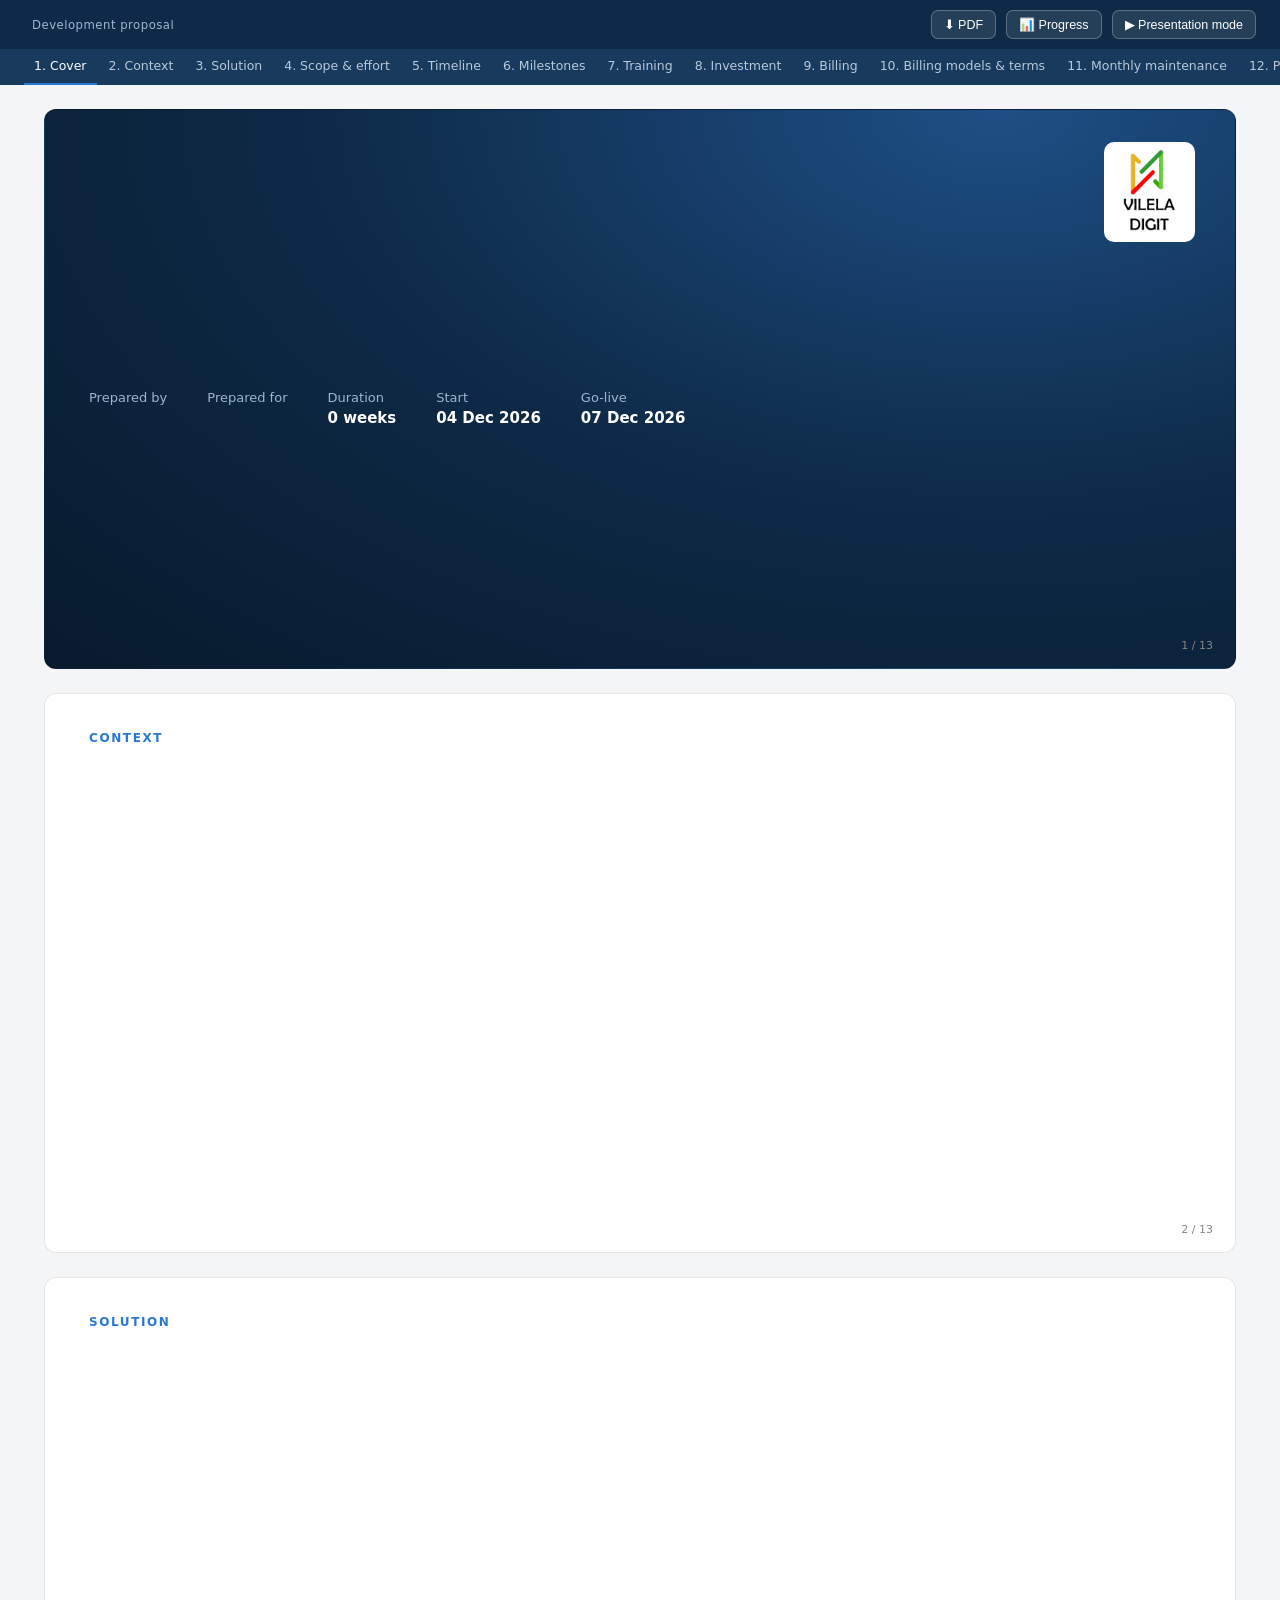
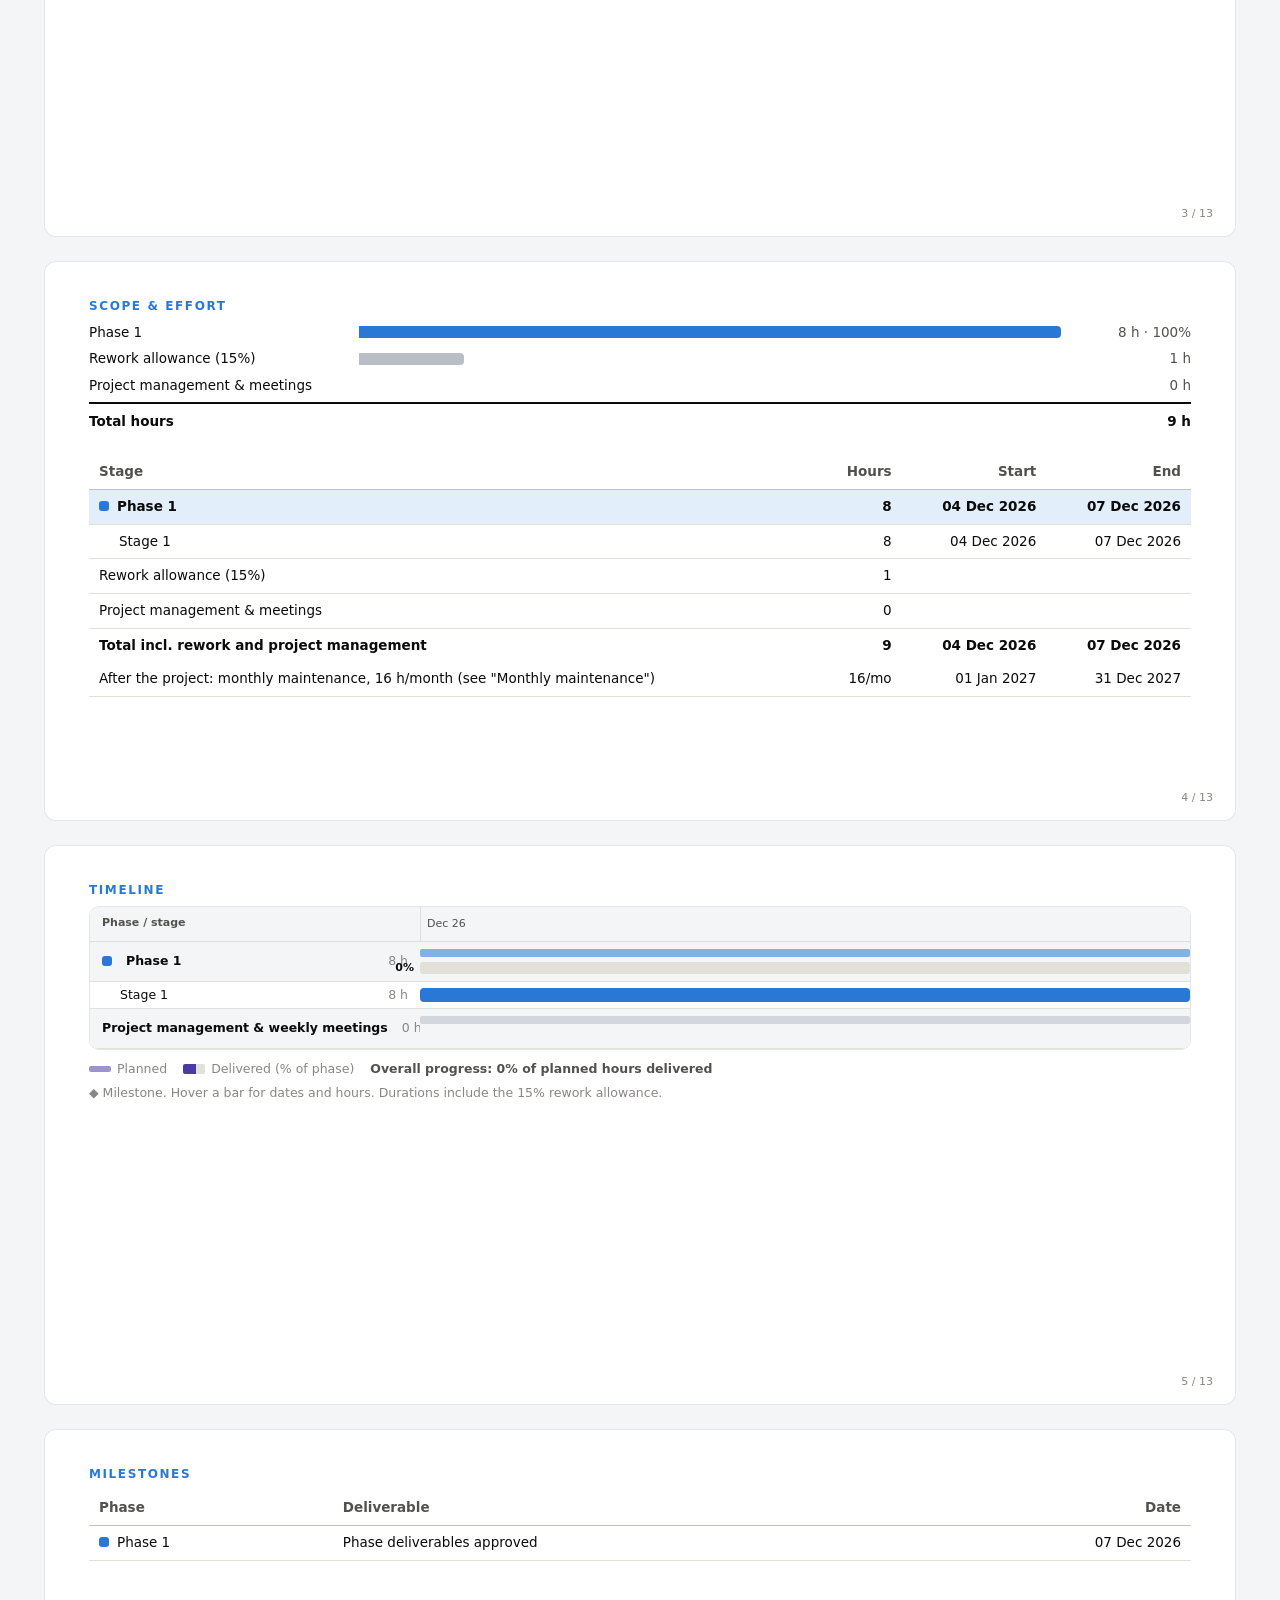
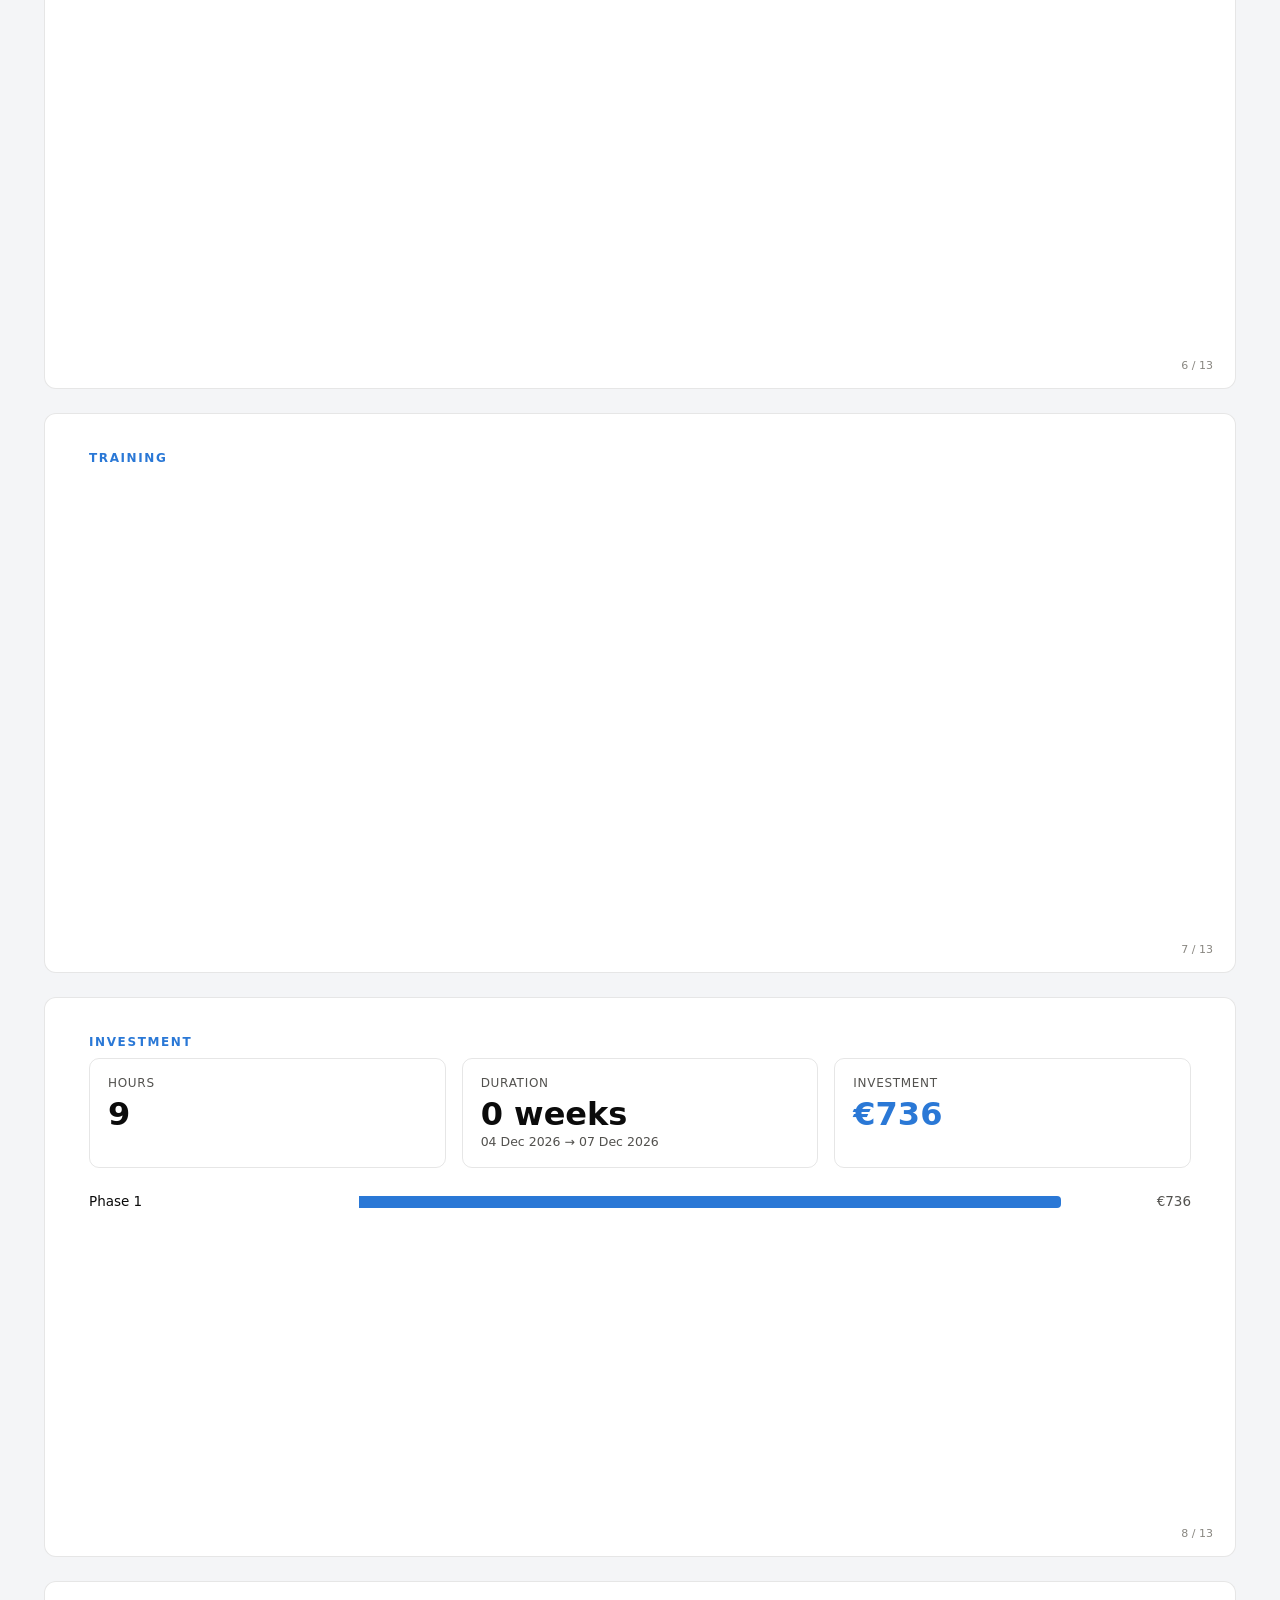
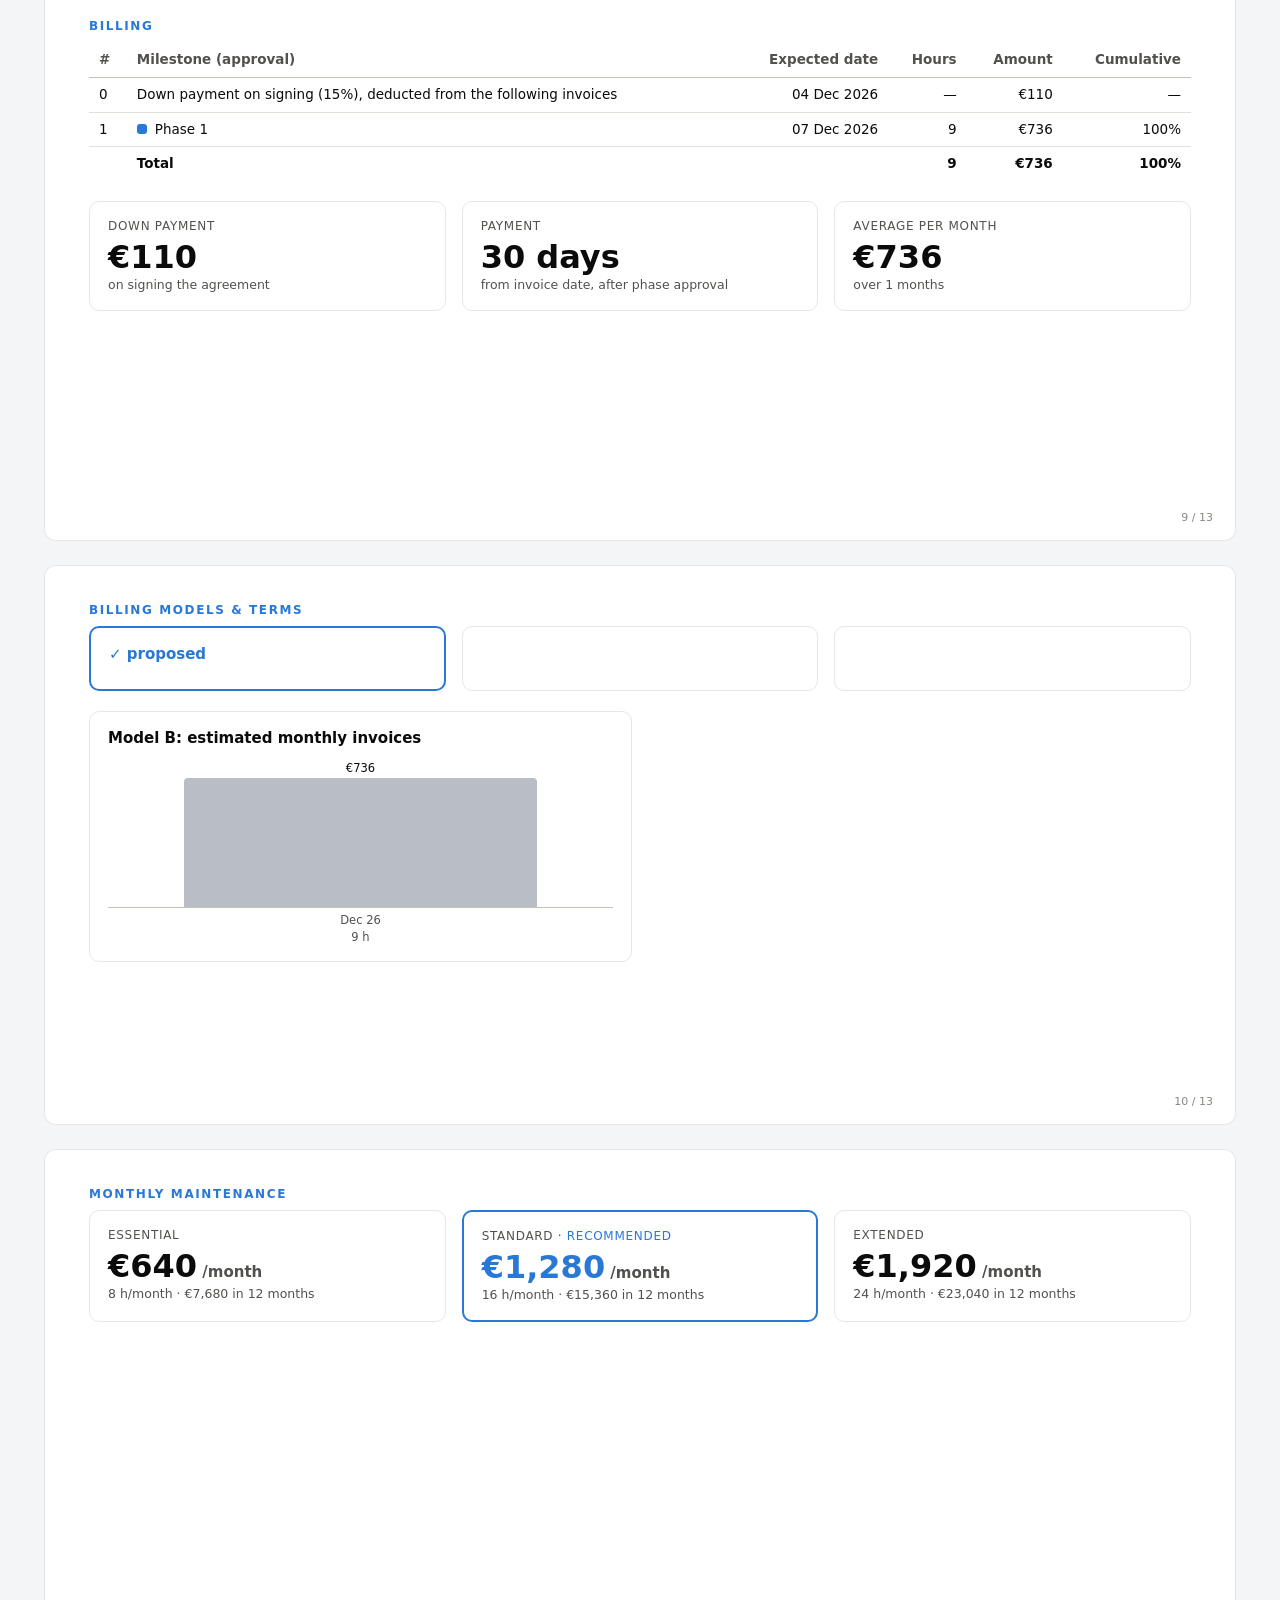
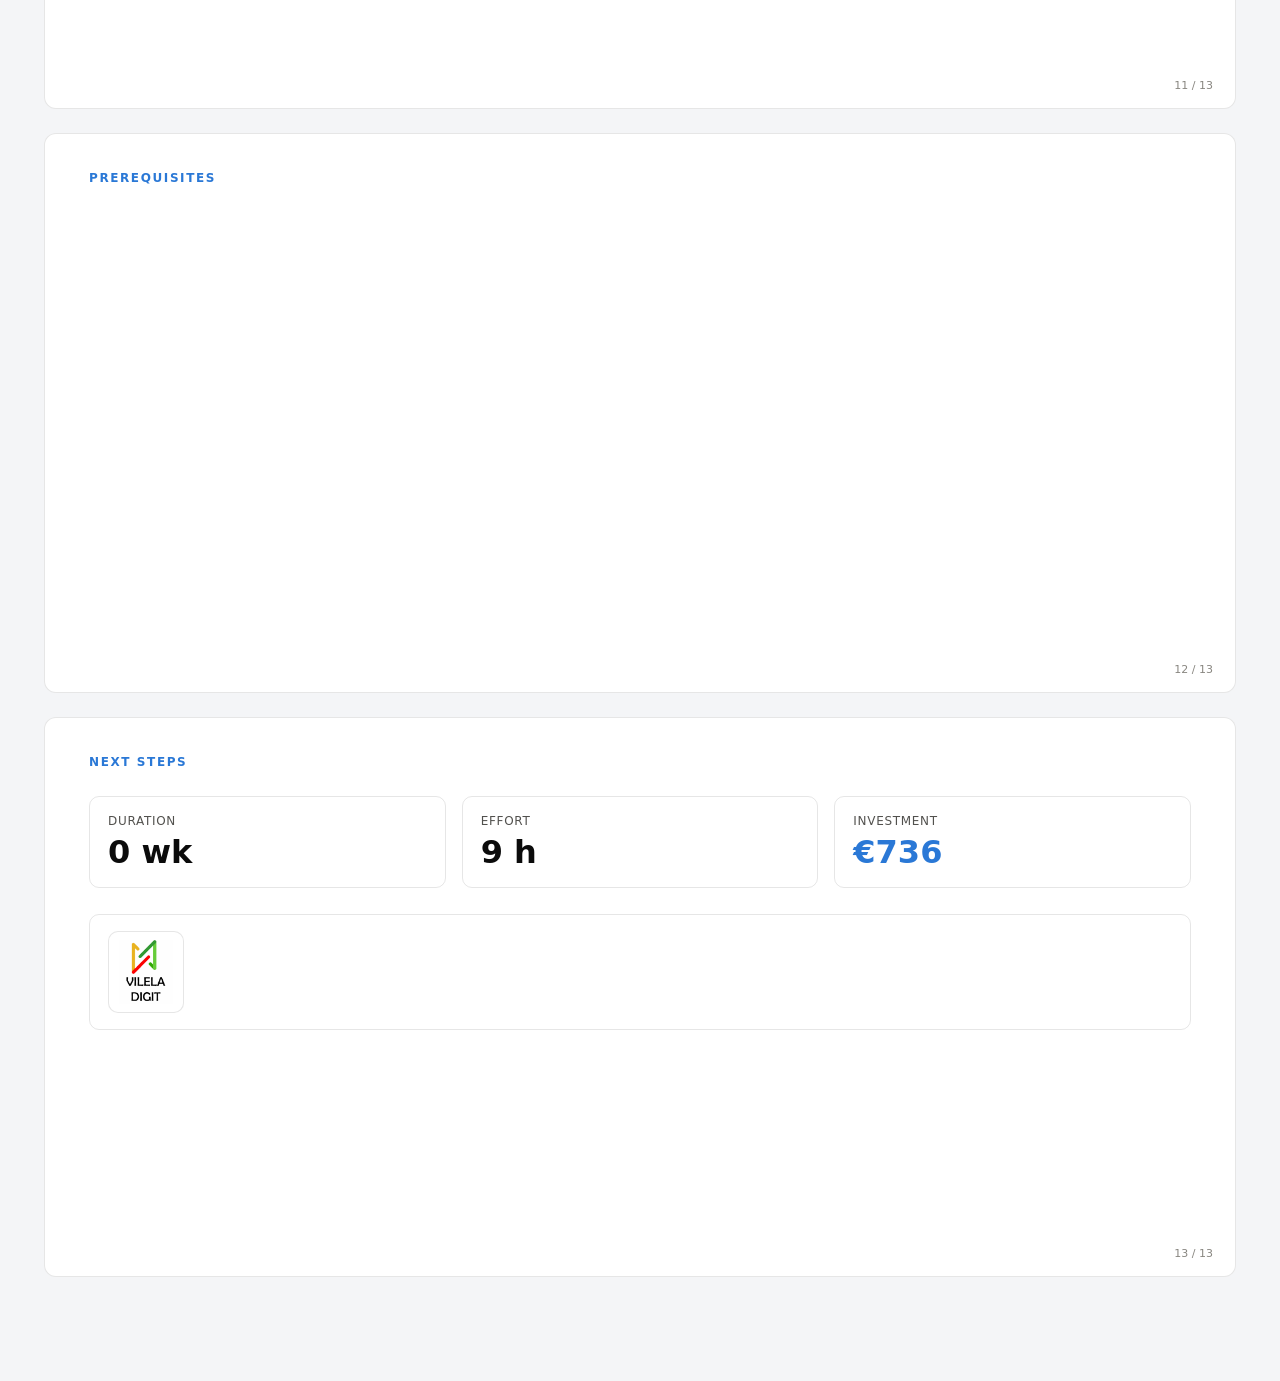
<file: modelos/proposta.html>
<!doctype html>
<html lang="en">
<head>
<!-- MODELO DE PROPOSTA (Vilela Digit). Sem dados de cliente: os dados vêm do Supabase. -->
<meta charset="utf-8">
<meta name="viewport" content="width=device-width, initial-scale=1">
<title>Proposal</title>
<style>
:root{
  --navy:#0e2a47; --navy-2:#173a5e; --accent:#2a78d6; --accent-soft:#e3eefb;
  --page:#f4f5f7; --surface:#ffffff; --ink:#0b0b0b; --ink-2:#52514e; --muted:#898781;
  --grid:#e1e0d9; --axis:#c3c2b7; --context:#b9bec6; --border:rgba(11,11,11,.10);
  --good:#0ca30c; --good-text:#006300; --bad:#d03b3b; --warn:#fab219;
  --p1:#2a78d6; --p2:#eb6834; --p3:#1baf7a; --p4:#4a3aa7; --p5:#e87ba4; --p6:#008300; --p7:#eda100;
}
@media (prefers-color-scheme: dark){
  :root:not([data-theme="light"]){
    --page:#0d0d0d; --surface:#1a1a19; --ink:#ffffff; --ink-2:#c3c2b7; --muted:#898781; --grid:#2c2c2a; --axis:#383835; --border:rgba(255,255,255,.10); --accent-soft:#1c2c40; --good-text:#0ca30c; --context:#55595f;
    --p1:#3987e5; --p2:#d95926; --p3:#199e70; --p4:#9085e9; --p5:#d55181; --p6:#008300; --p7:#c98500;
  }
}
:root[data-theme="dark"]{
  --page:#0d0d0d; --surface:#1a1a19; --ink:#ffffff; --ink-2:#c3c2b7; --muted:#898781; --grid:#2c2c2a; --axis:#383835; --border:rgba(255,255,255,.10); --accent-soft:#1c2c40; --good-text:#0ca30c; --context:#55595f;
  --p1:#3987e5; --p2:#d95926; --p3:#199e70; --p4:#9085e9; --p5:#d55181; --p6:#008300; --p7:#c98500;
}
*{box-sizing:border-box}
html{scroll-behavior:smooth}
body{margin:0;background:var(--page);color:var(--ink);font-family:"Segoe UI",system-ui,-apple-system,sans-serif;font-size:15px;line-height:1.45}
/* top bar */
#top{position:sticky;top:0;z-index:50;display:flex;align-items:center;gap:10px;padding:10px 24px;background:var(--navy);color:#fff}
#top .brand{font-weight:600;letter-spacing:.5px;font-size:14px;margin-right:auto}
#top .brand small{color:#9fb6d1;font-weight:400;margin-left:8px}
.seg{display:inline-flex;border:1px solid rgba(255,255,255,.25);border-radius:7px;overflow:hidden}
.seg button{background:transparent;color:#c9d6e6;border:0;padding:6px 12px;font-size:12.5px;cursor:pointer}
.seg button.on{background:var(--accent);color:#fff}
.btn{background:rgba(255,255,255,.1);color:#fff;border:1px solid rgba(255,255,255,.25);border-radius:7px;padding:6px 12px;font-size:12.5px;cursor:pointer}
.btn:hover{background:rgba(255,255,255,.18)}
#nav{display:flex;gap:2px;overflow-x:auto;padding:0 24px;background:var(--navy-2);scrollbar-width:none}
#nav a{color:#b8c9dc;text-decoration:none;font-size:12.5px;padding:8px 10px;white-space:nowrap;border-bottom:2px solid transparent}
#nav a.on{color:#fff;border-bottom-color:var(--accent)}
/* slides */
main{max-width:1240px;margin:0 auto;padding:24px 24px 80px}
section.slide{background:var(--surface);border:1px solid var(--border);border-radius:12px;padding:36px 44px;margin:0 0 24px;min-height:560px;scroll-margin-top:110px;position:relative}
.kicker{font-size:12px;letter-spacing:1.6px;text-transform:uppercase;color:var(--accent);font-weight:600}
h2{font-size:28px;line-height:1.2;margin:6px 0 6px;font-weight:600;text-wrap:balance}
.lead{font-size:16px;color:var(--ink-2);max-width:880px;margin:0 0 22px}
.pg{position:absolute;right:22px;bottom:14px;font-size:11px;color:var(--muted)}
/* cover */
.cover{background:radial-gradient(ellipse at 80% 0%,#1d4f86 0%,#0e2a47 50%,#081a2d 100%) !important;color:#fff;display:flex;flex-direction:column;justify-content:center}
.cover .kicker{color:#8fb8ef}
.cover h1{font-size:46px;margin:12px 0 10px;line-height:1.1}
.cover .lead{color:#c9d6e6;font-size:18px}
.cover .meta{display:flex;gap:40px;margin-top:40px;font-size:13px;color:#9fb6d1}
.cover .meta b{display:block;color:#fff;font-size:15px;font-weight:600}
.co-logo{background:#fff;border-radius:10px;padding:8px 10px;display:inline-flex;align-items:center;justify-content:center;flex:none}
.co-logo img{display:block;height:64px;width:auto}
.cover .co-logo{position:absolute;top:32px;right:40px}
.cover .co-logo img{height:84px}
/* generic */
.grid{display:grid;gap:16px}
.g4{grid-template-columns:repeat(4,1fr)} .g3{grid-template-columns:repeat(3,1fr)} .g2{grid-template-columns:1fr 1fr}
.tile{border:1px solid var(--border);border-radius:10px;padding:16px 18px}
.tile .l{font-size:12px;text-transform:uppercase;letter-spacing:.7px;color:var(--ink-2)}
.tile .v{font-size:32px;font-weight:600;line-height:1.15;margin-top:4px}
.tile .d{font-size:12.5px;color:var(--ink-2)}
.box{border:1px solid var(--border);border-radius:10px;padding:16px 18px}
.box h3{margin:0 0 8px;font-size:15px}
.box ul{margin:0;padding-left:18px;color:var(--ink-2)} .box li{margin:4px 0}
.flow{display:grid;grid-template-columns:repeat(6,1fr);gap:10px;margin-top:10px}
.flow .st{border:1px solid var(--border);border-radius:10px;padding:14px;position:relative;background:var(--surface)}
.flow .st .n{width:26px;height:26px;border-radius:50%;background:var(--accent);color:#fff;display:grid;place-items:center;font-size:13px;font-weight:600}
.flow .st h4{margin:10px 0 4px;font-size:14px}
.flow .st p{margin:0;font-size:12.5px;color:var(--ink-2)}
.flow .st:not(:last-child)::after{content:"→";position:absolute;right:-12px;top:44%;color:var(--muted);font-size:16px}
table.tb{width:100%;border-collapse:collapse;font-size:13.5px;font-variant-numeric:tabular-nums}
table.tb th{text-align:right;color:var(--ink-2);font-weight:600;padding:8px 10px;border-bottom:1px solid var(--axis);white-space:nowrap}
table.tb td{padding:7px 10px;border-bottom:1px solid var(--grid);text-align:right;vertical-align:top}
table.tb th:first-child,table.tb td:first-child,table.tb td.l,table.tb th.l{text-align:left}
table.tb tr.tot td{font-weight:700;border-top:1px solid var(--axis);border-bottom:0}
table.tb tr.ph td{background:var(--accent-soft);font-weight:600}
.sw{display:inline-block;width:10px;height:10px;border-radius:3px;margin-right:8px;vertical-align:baseline}
.bar{height:12px;border-radius:0 4px 4px 0;background:var(--context)}
.bar.acc{background:var(--accent)}
.insight{border-left:3px solid var(--accent);background:var(--accent-soft);padding:10px 14px;border-radius:4px;font-size:14px;margin-top:16px}
/* gantt */
.gantt{border:1px solid var(--border);border-radius:10px;overflow:hidden}
.gh,.gr{display:grid;grid-template-columns:330px 1fr}
.gh{background:var(--page);font-size:11px;color:var(--ink-2);border-bottom:1px solid var(--border)}
.gh .lab{padding:8px 12px;font-weight:600}
.months{position:relative;height:34px}
.months span{position:absolute;top:0;bottom:0;border-left:1px solid var(--border);padding:9px 6px;white-space:nowrap;overflow:hidden}
.gr{font-size:12.5px;border-bottom:1px solid var(--grid);min-height:26px}
.gr .lab{padding:4px 12px;display:flex;align-items:center;gap:6px;white-space:nowrap;overflow:hidden;text-overflow:ellipsis}
.gr.phase{background:var(--page);font-weight:600}
.gr.phase .lab{font-size:12.5px}
.track{position:relative}
.track .gl{position:absolute;top:0;bottom:0;border-left:1px dashed var(--grid)}
.gb{position:absolute;top:6px;height:14px;border-radius:4px;cursor:help;min-width:3px}
.gr.phase .gb{top:9px;height:8px;border-radius:2px;opacity:.55}
.ms{position:absolute;top:5px;width:14px;height:14px;transform:rotate(45deg);background:var(--ink);border:2px solid var(--surface);cursor:help}
.today{position:absolute;top:0;bottom:0;border-left:2px solid var(--bad)}
.lbl-h{font-variant-numeric:tabular-nums;color:var(--muted);margin-left:auto;padding-left:8px;font-weight:400}
.gr.phase{min-height:40px}
.gr.phase .gb{top:7px}
.gp{position:absolute;top:20px;height:12px;border-radius:3px;background:var(--grid);overflow:visible;cursor:help}
.gp i{position:absolute;left:0;top:0;bottom:0;border-radius:3px}
.gp.end b{left:auto;right:calc(100% + 6px)}
.gp b{position:absolute;left:calc(100% + 6px);top:-2px;font-size:11px;font-weight:600;color:var(--ink);white-space:nowrap;font-variant-numeric:tabular-nums}
.glg{display:flex;gap:16px;flex-wrap:wrap;align-items:center;font-size:12.5px;color:var(--muted);margin-top:10px}
.glg span{display:inline-flex;align-items:center;gap:6px}
.glg em{display:inline-block;width:22px;height:8px;border-radius:2px}
/* hbar chart */
.hb{display:grid;grid-template-columns:260px 1fr 120px;align-items:center;gap:10px;font-size:13.5px;margin:7px 0}
.hb .v{text-align:right;font-variant-numeric:tabular-nums;color:var(--ink-2)}
/* timeline months chart */
.mchart{display:flex;align-items:flex-end;gap:8px;height:200px;border-bottom:1px solid var(--axis);padding-top:20px}
.mchart .c{flex:1;display:flex;flex-direction:column;align-items:center;justify-content:flex-end;height:100%;font-size:11.5px;color:var(--ink-2)}
.mchart .c .b{width:70%;background:var(--context);border-radius:4px 4px 0 0;position:relative}
.mchart .c .b span{position:absolute;top:-18px;left:50%;transform:translateX(-50%);white-space:nowrap;font-variant-numeric:tabular-nums;color:var(--ink)}
.mlabels{display:flex;gap:8px;font-size:11.5px;color:var(--ink-2);margin-top:4px}
.mlabels div{flex:1;text-align:center}
/* PT tooltip */
.tr{cursor:help;text-decoration:underline dotted transparent}
body:not(.nohint) .tr:hover{text-decoration-color:var(--muted)}
#tip{position:fixed;z-index:999;pointer-events:none;background:#111c2b;color:#fff;font-size:13px;line-height:1.4;padding:8px 11px;border-radius:7px;max-width:380px;box-shadow:0 6px 18px rgba(0,0,0,.3);opacity:0;transition:opacity .12s}
#tip.on{opacity:1}
#tip .flag{font-size:10px;letter-spacing:1px;color:#8fb8ef;display:block;margin-bottom:2px}
/* admin */
#admin{position:fixed;top:0;right:0;bottom:0;width:min(640px,100vw);background:var(--surface);border-left:1px solid var(--border);box-shadow:-12px 0 40px rgba(0,0,0,.2);z-index:100;transform:translateX(105%);transition:transform .25s;display:flex;flex-direction:column}
#admin.open{transform:none}
#admin header{display:flex;align-items:center;gap:10px;padding:14px 20px;background:var(--navy);color:#fff}
#admin header h3{margin:0;font-size:16px;flex:1}
#admin .body{overflow:auto;padding:18px 20px 40px}
#admin fieldset{border:1px solid var(--border);border-radius:10px;padding:12px 14px;margin:0 0 16px}
#admin legend{font-weight:600;font-size:13.5px;padding:0 6px}
.frm{display:grid;grid-template-columns:repeat(3,1fr);gap:10px 14px}
.frm label{display:flex;flex-direction:column;font-size:12px;color:var(--ink-2);gap:4px}
.frm input,.frm select,#admin input,#admin select{font:inherit;font-size:13.5px;padding:6px 8px;border:1px solid var(--axis);border-radius:6px;background:var(--surface);color:var(--ink);min-width:0}
.days{display:flex;gap:4px;flex-wrap:wrap}
.days label{flex-direction:row;align-items:center;gap:3px;font-size:12.5px;color:var(--ink)}
.calc{font-size:13px;background:var(--accent-soft);border-radius:8px;padding:10px 12px;margin-top:10px;line-height:1.6}
.brl{font-variant-numeric:tabular-nums}
.stg{width:100%;border-collapse:collapse;font-size:12.5px}
.stg th{text-align:left;color:var(--ink-2);font-weight:600;padding:4px;border-bottom:1px solid var(--axis)}
.stg td{padding:3px 4px;border-bottom:1px solid var(--grid);vertical-align:middle}
.stg input[type=text]{width:100%}
.stg input[type=number]{width:62px}
.stg select{width:58px}
.ib{border:1px solid var(--border);background:var(--surface);color:var(--ink);border-radius:5px;padding:2px 6px;cursor:pointer;font-size:12px}
.addrow{display:grid;grid-template-columns:1fr 1fr 1fr;gap:6px;margin-top:10px}
.addrow2{display:flex;gap:6px;margin-top:6px;align-items:center;flex-wrap:wrap}
.abtn{background:var(--accent);color:#fff;border:0;border-radius:7px;padding:8px 14px;cursor:pointer;font-size:13px}
.abtn.sec{background:transparent;color:var(--ink);border:1px solid var(--axis)}
/* presentation mode */
body.present #top .admin-only, body.present .admin-only{display:none !important}
body.present #nav{display:none}
#cloudSt{font-size:12px;color:#b8c9dc;white-space:nowrap}#cloudSt.ok{color:#9fe0a8}#cloudSt.err{color:#ffb4a8}
#trackView{display:none;max-width:1180px;margin:24px auto;padding:0 24px}
body.tracking #trackView{display:block} body.tracking #slides,body.tracking #nav{display:none}
body.present #trackView,body.present #trackBtn{display:none !important}
.tk-cards{display:grid;grid-template-columns:repeat(auto-fit,minmax(170px,1fr));gap:12px;margin:16px 0 22px}
.tk-card{background:var(--surface);border:1px solid var(--border);border-radius:10px;padding:14px 16px}
.tk-card .l{font-size:12px;color:var(--ink-2);text-transform:uppercase;letter-spacing:.05em}
.tk-card .v{font-size:26px;font-weight:700;font-variant-numeric:tabular-nums;margin-top:4px}
.tk-card .d{font-size:12.5px;color:var(--muted)}
.tk-box{background:var(--surface);border:1px solid var(--border);border-radius:12px;padding:20px 22px;margin-bottom:20px}
.tk-row{display:grid;grid-template-columns:minmax(150px,240px) 1fr 150px;gap:12px;align-items:center;padding:6px 0;font-size:13px}
.tk-row .bw{position:relative;height:18px;background:var(--grid);border-radius:4px}
.tk-row .bw .e{position:absolute;left:0;top:0;bottom:0;border-radius:4px}
.tk-row .bw .a{position:absolute;top:-4px;bottom:-4px;width:3px;background:var(--ink);border-radius:2px;margin-left:-1.5px}
.tk-row .n{text-align:right;font-variant-numeric:tabular-nums;color:var(--ink-2);font-size:12.5px}
.tk-tb input{width:78px;text-align:right;font:inherit;padding:4px 6px;border:1px solid var(--axis);border-radius:6px;background:var(--surface);color:var(--ink)}
.tk-tb td{vertical-align:middle}
.tk-tb tr.ph td{font-weight:700;background:var(--accent-soft)}
.tk-lg{display:flex;flex-wrap:wrap;gap:16px;font-size:12.5px;color:var(--ink-2);margin-top:10px}
.tk-lg em{display:inline-block;width:18px;height:10px;border-radius:3px;margin-right:6px;vertical-align:middle}
@media (max-width:700px){.tk-row{grid-template-columns:1fr}.tk-row .n{text-align:left}}
@media print{#trackView{display:none !important}}
body.present main{max-width:none;padding:0}
body.present section.slide{display:none;min-height:100vh;margin:0;border-radius:0;border:0;padding:6vh 7vw}
body.present section.slide.cur{display:block}
body.present #top{position:fixed;top:auto;bottom:0;left:0;right:0;background:transparent;justify-content:flex-end;opacity:0;transition:opacity .2s}
body.present #top:hover{opacity:1}
body.present #top .brand{display:none}
#exitP{display:none}
body.present #exitP{display:inline-block}
@media (max-width:860px){
  main{padding:12px 16px 60px}
  section.slide{padding:22px 18px}
  .g4,.g3,.g2,.flow{grid-template-columns:1fr}
  .gh,.gr{grid-template-columns:150px 1fr}
  .hb{grid-template-columns:120px 1fr 80px}
  .frm{grid-template-columns:1fr 1fr}
  #top{flex-wrap:wrap}
  .cover h1{font-size:32px}
}
@page{size:A4 landscape;margin:10mm}
@media print{
  html,body{background:#fff !important}
  *{-webkit-print-color-adjust:exact;print-color-adjust:exact}
  #top,#nav,#admin,#tip,#exitP{display:none !important}
  main{max-width:none !important;padding:0 !important;margin:0 !important}
  section.slide{display:block !important;break-after:page;page-break-after:always;break-inside:auto;margin:0 !important;border:0 !important;border-radius:0 !important;box-shadow:none !important;min-height:0 !important;padding:6mm 4mm !important;zoom:.8}
  section.slide:last-child{break-after:auto;page-break-after:auto}
  #s4{zoom:.62}
  .gr,.hb,tr,.box,.tile{break-inside:avoid}
}
</style>
</head>
<body>
<div id="top">
  <div class="brand"><span id="brandTxt"></span> <small id="brandSub"></small></div>
  <div class="seg" id="langSeg"></div>
  <button class="btn" id="hintBtn" title="Portuguese hints on hover">PT ⓘ</button>
  <button class="btn" id="pdfBtn">⬇ PDF</button>
  <button class="btn" id="trackBtn"></button>
  <button class="btn" id="presBtn"></button>
  <button class="btn" id="exitP">✕</button>
</div>
<nav id="nav"></nav>
<main id="slides"></main>
<section id="trackView" aria-label="Project progress"></section>
<div id="tip"></div>

<script>
/* =====================================================================
   MODELO DE PROPOSTA — Vilela Digit
   Este arquivo é só o VISUAL e os CÁLCULOS. Nenhum dado de cliente fica
   aqui: textos, contatos, fases, valores e andamento chegam em
   window.__DADOS__ (vindos do Supabase, colocados pela pagina.html).
   Documentação dos campos: repositório vileladigit-supabase, LEIA-ME.md.
   ===================================================================== */
const LOGO='[data-uri]';

/* =====================================================================
   DADOS
   ===================================================================== */
const CONFIG_PADRAO={startDate:new Date().toISOString().slice(0,10),hoursPerDay:6,workDays:[1,2,3,4,5],pmHoursTotal:0,
  rateEUR:80,reworkPct:15,contingencyPct:0,eurBrl:5.6,billing:'milestone',reports:10,depositPct:15,maintHours:16,maintMonths:12,
  prazoPagamentoDias:30,pacoteHoras:100,pacoteDesconto:5,showTrack:false,mostrarAndamento:true,mostrarHorasGastas:false,
  secoesOcultas:[],marcoGoLive:null,marcoParcial:null,
  phases:[{id:'P1',prog:0,c:'--p1',en:'Phase 1',it:'Fase 1',pt:'Fase 1'}],
  stages:[{id:'S1',phase:'P1',hours:8,en:'Stage 1',it:'Attività 1',pt:'Etapa 1',ms:null}]};
function normalizar(d){
  d=JSON.parse(JSON.stringify(d||{}));
  d.idiomas=Array.isArray(d.idiomas)&&d.idiomas.length?d.idiomas:['en'];
  d.idiomaPadrao=d.idiomas.includes(d.idiomaPadrao)?d.idiomaPadrao:d.idiomas[0];
  d.config={...CONFIG_PADRAO,...(d.config||{})};
  if(!Array.isArray(d.config.phases)||!d.config.phases.length)d.config.phases=CONFIG_PADRAO.phases;
  if(!Array.isArray(d.config.stages))d.config.stages=[];
  if(!Array.isArray(d.config.workDays)||!d.config.workDays.length)d.config.workDays=[1,2,3,4,5];
  if(!Array.isArray(d.config.secoesOcultas))d.config.secoesOcultas=[];
  d.projeto=d.projeto||{};d.cliente=d.cliente||{};d.cliente.contatos=d.cliente.contatos||[];
  d.consultor=d.consultor||{};d.textos=d.textos||{};d.listas=d.listas||{};d.entregas=d.entregas||{};
  return d;
}
let D=normalizar(window.__DADOS__);
let S=D.config;
let lang=D.idiomaPadrao;
let hints=true;

/* =====================================================================
   TEXTOS FIXOS DO MODELO (rótulos de tabelas e botões, iguais para todo projeto)
   Os textos de conteúdo de cada projeto ficam em D.textos e D.listas.
   ===================================================================== */
const U={
 present:{en:'Presentation mode',it:'Modalità presentazione',pt:'Modo apresentação'},
 sub:{en:'Development proposal',it:'Proposta di sviluppo',pt:'Proposta de desenvolvimento'},
 progressBtn:{en:'📊 Progress',it:'📊 Avanzamento',pt:'📊 Andamento'},
 proposalBtn:{en:'📄 Proposal',it:'📄 Proposta',pt:'📄 Proposta'},
 pdf:{en:'Export to PDF',it:'Esporta in PDF',pt:'Exportar para PDF'},
 preparedBy:{en:'Prepared by',it:'Preparato da',pt:'Preparado por'},preparedFor:{en:'Prepared for',it:'Preparato per',pt:'Preparado para'},
 duration:{en:'Duration',it:'Durata',pt:'Duração'},start:{en:'Start',it:'Inizio',pt:'Início'},end:{en:'End',it:'Fine',pt:'Fim'},golive:{en:'Go-live',it:'Go-live',pt:'Go-live'},
 weeks:{en:'weeks',it:'settimane',pt:'semanas'},wk:{en:'wk',it:'sett.',pt:'sem.'},days:{en:'days',it:'giorni',pt:'dias'},
 stage:{en:'Stage',it:'Attività',pt:'Etapa'},hours:{en:'Hours',it:'Ore',pt:'Horas'},complete:{en:'% complete',it:'% completato',pt:'% concluído'},actualH:{en:'Actual hours',it:'Ore effettive',pt:'Horas reais'},
 pm:{en:'Project management & meetings',it:'Project management e riunioni',pt:'Gestão do projeto e reuniões'},
 pmWeekly:{en:'Project management & weekly meetings',it:'Project management e riunioni settimanali',pt:'Gestão do projeto e reuniões semanais'},
 totalHours:{en:'Total hours',it:'Totale ore',pt:'Total de horas'},
 totalIncl:{en:'Total incl. rework and project management',it:'Totale incl. rilavorazioni e project management',pt:'Total com retrabalho e gestão do projeto'},
 phaseStage:{en:'Phase / stage',it:'Fase / attività',pt:'Fase / etapa'},planned:{en:'Planned',it:'Pianificato',pt:'Planejado'},
 delivered:{en:'Delivered (% of phase)',it:'Consegnato (% della fase)',pt:'Entregue (% da fase)'},
 phase:{en:'Phase',it:'Fase',pt:'Fase'},deliverable:{en:'Deliverable',it:'Deliverable',pt:'Entrega'},date:{en:'Date',it:'Data',pt:'Data'},
 delivDefault:{en:'Phase deliverables approved',it:'Deliverable di fase approvati',pt:'Entregas da fase aprovadas'},
 investment:{en:'Investment',it:'Investimento',pt:'Investimento'},effort:{en:'Effort',it:'Impegno',pt:'Esforço'},
 msApproval:{en:'Milestone (approval)',it:'Milestone (approvazione)',pt:'Marco (aprovação)'},expDate:{en:'Expected date',it:'Data prevista',pt:'Data prevista'},
 amount:{en:'Amount',it:'Importo',pt:'Valor'},cumulative:{en:'Cumulative',it:'Cumulato',pt:'Acumulado'},total:{en:'Total',it:'Totale',pt:'Total'},
 downPayment:{en:'Down payment',it:'Anticipo',pt:'Sinal'},onSigning:{en:'on signing the agreement',it:'alla firma del contratto',pt:'na assinatura do contrato'},
 payment:{en:'Payment',it:'Pagamento',pt:'Pagamento'},payAfter:{en:'from invoice date, after phase approval',it:'dalla data fattura, dopo l\'approvazione della fase',pt:'da data da fatura, após aprovação da fase'},
 avgMonth:{en:'Average per month',it:'Media mensile',pt:'Média por mês'},proposed:{en:'proposed',it:'proposto',pt:'proposto'},
 modelB:{en:'Model B: estimated monthly invoices',it:'Modello B: fatture mensili stimate',pt:'Modelo B: faturas mensais estimadas'},
 billingTerms:{en:'Billing terms',it:'Condizioni di fatturazione',pt:'Regras de faturamento'},
 plans:[{en:'Essential',it:'Essenziale',pt:'Essencial'},{en:'Standard',it:'Standard',pt:'Padrão'},{en:'Extended',it:'Esteso',pt:'Ampliado'}],
 recommended:{en:'recommended',it:'consigliato',pt:'recomendado'},month:{en:'month',it:'mese',pt:'mês'},mo:{en:'mo',it:'mese',pt:'mês'},
 included:{en:'What is included',it:'Cosa è incluso',pt:'O que está incluso'},terms:{en:'Terms',it:'Condizioni',pt:'Condições'},
 item:{en:'Item',it:'Voce',pt:'Item'},detail:{en:'Detail',it:'Dettaglio',pt:'Detalhe'},providedBy:{en:'Provided by',it:'A cura di',pt:'Responsável'},
 taxId:{en:'Brazilian tax ID (CNPJ)',it:'Codice fiscale brasiliano (CNPJ)',pt:'CNPJ'},phone:{en:'Phone / WhatsApp',it:'Telefono / WhatsApp',pt:'Telefone / WhatsApp'},
 clientContacts:{en:'Client contacts',it:'Referenti del cliente',pt:'Contatos do contratante'},
 nav:{capa:{en:'Cover',it:'Copertina',pt:'Capa'},contexto:{en:'Context',it:'Contesto',pt:'Contexto'},solucao:{en:'Solution',it:'Soluzione',pt:'Solução'},
  escopo:{en:'Scope & effort',it:'Perimetro e impegno',pt:'Escopo e esforço'},cronograma:{en:'Timeline',it:'Cronoprogramma',pt:'Cronograma'},
  marcos:{en:'Milestones',it:'Milestone',pt:'Marcos'},treinamento:{en:'Training',it:'Formazione',pt:'Treinamento'},investimento:{en:'Investment',it:'Investimento',pt:'Investimento'},
  faturamento:{en:'Billing',it:'Fatturazione',pt:'Faturamento'},modelos_faturamento:{en:'Billing models & terms',it:'Modelli e condizioni di fatturazione',pt:'Modelos e regras de faturamento'},
  manutencao:{en:'Monthly maintenance',it:'Manutenzione mensile',pt:'Manutenção mensal'},prerequisitos:{en:'Prerequisites',it:'Prerequisiti',pt:'Pré-requisitos'},proximos:{en:'Next steps',it:'Prossimi passi',pt:'Próximos passos'}},
 /* andamento (visão do cliente) */
 tkTitle:{en:'Project progress',it:'Avanzamento del progetto',pt:'Andamento do projeto'},
 tkKicker:{en:'Updated by the consultant',it:'Aggiornato dal consulente',pt:'Atualizado pelo consultor'},
 tkLead:{en:'Percentage complete of each phase and stage, weighted by the planned hours.',it:'Percentuale completata di ogni fase e attività, ponderata sulle ore pianificate.',pt:'Percentual concluído de cada fase e etapa, ponderado pelas horas planejadas.'},
 tkOverall:{en:'Overall progress',it:'Avanzamento complessivo',pt:'Evolução geral'},tkPlannedH:{en:'Planned hours',it:'Ore pianificate',pt:'Horas planejadas'},
 tkDeliveredH:{en:'Delivered hours',it:'Ore consegnate',pt:'Horas entregues'},tkSpent:{en:'Hours spent',it:'Ore impiegate',pt:'Horas gastas'},
 tkNext:{en:'Next milestone',it:'Prossima milestone',pt:'Próximo marco'},tkGantt:{en:'Timeline',it:'Cronoprogramma',pt:'Cronograma'},tkToday:{en:'Today',it:'Oggi',pt:'Hoje'},
 tkLate:{en:'late',it:'in ritardo',pt:'atrasada'},tkLateNote:{en:'In red: stage past its planned date and not yet complete',it:'In rosso: attività oltre la data prevista e non completata',pt:'Em vermelho: etapa com data prevista vencida e não concluída'},
 tkStages:{en:'Stages',it:'Attività',pt:'Etapas'},tkPlannedEnd:{en:'Planned end',it:'Fine prevista',pt:'Término previsto'},tkDone:{en:'Done',it:'Fatto',pt:'Concluído'}
};

/* =====================================================================
   FUNÇÕES DE APOIO
   ===================================================================== */
const L={en:'en-GB',it:'it-IT',pt:'pt-BR'};
const esc=s=>String(s??'').replace(/&/g,'&amp;').replace(/</g,'&lt;').replace(/>/g,'&gt;').replace(/"/g,'&quot;');
const ordem=()=>[lang,...D.idiomas,'en','pt','it'];
const t=o=>{if(o==null)return '';if(typeof o!=='object')return String(o);for(const l of ordem())if(o[l])return o[l];return ''};
const temPT=()=>D.idiomas.includes('pt');
const W=(o,tag='span',cls='')=>`<${tag} class="tr ${cls}"${temPT()&&o&&o.pt?` data-pt="${esc(o.pt)}"`:''}>${esc(t(o))}</${tag}>`;
const nf=(v,d=0,lg=lang)=>Number(v||0).toLocaleString(L[lg]||'en-GB',{minimumFractionDigits:d,maximumFractionDigits:d});
const eur=(v,lg=lang)=>Number(v||0).toLocaleString(L[lg]||'en-GB',{style:'currency',currency:'EUR',maximumFractionDigits:0});
const dfmt=(d,lg=lang)=>d.toLocaleDateString(L[lg]||'en-GB',{day:'2-digit',month:'short',year:'numeric'});
const mfmt=(d,lg=lang)=>d.toLocaleDateString(L[lg]||'en-GB',{month:'short',year:'2-digit'});
const TR=()=>S.showTrack===true;
const pc=x=>Math.min(100,Math.max(0,+x||0));

/* ---- textos do projeto, com variáveis calculadas: {semanas}, {investimento}, {golive}... ---- */
let VARS={};
function prepararVariaveis(R){VARS={};['en','it','pt'].forEach(lg=>{VARS[lg]=variaveis(R,lg)})}
function variaveis(R,lg){
  const p80=marcoParcial(R);const iniM=new Date(R.end.getFullYear(),R.end.getMonth()+1,1);
  return {cliente:D.cliente.sigla||D.cliente.nome||'',relatorios:nf(S.reports,0,lg),retrabalho:nf(S.reworkPct,0,lg),
    semanas:nf(R.weeks,0,lg),inicio:dfmt(R.start,lg),fim:dfmt(R.end,lg),golive:dfmt(goLive(R),lg),marco_parcial:dfmt(p80?p80.end:R.end,lg),
    investimento:eur(R.base,lg),horas_total:nf(R.totalHours,0,lg),fases:String(R.phases.length),sinal:nf(S.depositPct,0,lg),
    manut_horas:nf(S.maintHours,0,lg),manut_valor:eur((+S.maintHours||0)*S.rateEUR,lg),manut_meses:String(Math.max(1,+S.maintMonths||12)),
    inicio_manut:dfmt(iniM,lg),treinamento_horas:nf(treinoHoras(R),0,lg),valor_semana:eur(R.base/Math.max(1,R.weeks),lg),
    meses:String(R.months.length),horas_dia:nf(S.hoursPerDay,1,lg),dias_semana:String(S.workDays.length),horas_semana:nf(R.hoursWeek,0,lg),
    horas_mes:nf(R.hoursMonth,0,lg),progresso:nf(R.progress,0,lg),prazo_pagamento:String(S.prazoPagamentoDias),valor_hora:eur(S.rateEUR,lg),
    pacote_horas:nf(S.pacoteHoras,0,lg),pacote_desconto:nf(S.pacoteDesconto,0,lg),pacote_valor:eur((+S.pacoteHoras||0)*S.rateEUR*(1-(+S.pacoteDesconto||0)/100),lg)};
}
function preencher(o){
  if(o==null)return {};if(typeof o!=='object')o={en:String(o)};
  const r={};for(const k in o){const vs=VARS[k]||VARS.en||{};r[k]=String(o[k]??'').replace(/\{([a-z_]+)\}/g,(m,n)=>n in vs?vs[n]:m)}return r;
}
const TXT=k=>preencher(D.textos[k]);
const WT=(k,tag,cls)=>W(TXT(k),tag,cls);
const WP=(o,tag,cls)=>W(preencher(o),tag,cls);
const tem=k=>!!t(D.textos[k]);
const LST=k=>(Array.isArray(D.listas[k])?D.listas[k]:[]);
const ul=k=>LST(k).map(x=>`<li>${WP(x)}</li>`).join('');

/* ---- marcos especiais ---- */
function goLive(R){const g=(S.marcoGoLive&&R.res.find(r=>r.id===S.marcoGoLive))||R.res.find(r=>r.ms&&/go-?live/i.test([r.ms.en,r.ms.it,r.ms.pt].join(' ')));return g?g.end:R.end}
function marcoParcial(R){return (S.marcoParcial&&R.res.find(r=>r.id===S.marcoParcial))||R.res.find(r=>r.ms&&/80/.test(r.ms.en||''))||null}
function etapasTreino(R){return R.res.filter(r=>r.treinamento===true||(r.treinamento==null&&/train-the-trainer|multiplicador/i.test((r.en||'')+' '+(r.pt||''))))}
function treinoHoras(R){return etapasTreino(R).reduce((a,s)=>a+(+s.hours||0),0)}

/* =====================================================================
   CRONOGRAMA: etapas em sequência, capacidade diária, gestão distribuída
   ===================================================================== */
function schedule(){
  const days=S.workDays.length||5;
  const pmFixed=Math.max(0,+S.pmHoursTotal||0);
  const prodNeed=S.stages.reduce((a,s)=>a+Math.max(0,+s.hours||0),0)*(1+(+S.reworkPct||0)/100);
  const pmDay=(prodNeed+pmFixed)>0?S.hoursPerDay*pmFixed/(prodNeed+pmFixed):0;
  const cap=Math.max(0.25,S.hoursPerDay-pmDay);
  let d=new Date(S.startDate+'T00:00:00');
  const isWork=x=>S.workDays.includes(x.getDay());
  while(!isWork(d)) d.setDate(d.getDate()+1);
  let left=cap;const res=[];const daily={};
  const addH=(dt,h)=>{const k=dt.getFullYear()+'-'+String(dt.getMonth()+1).padStart(2,'0');daily[k]=(daily[k]||0)+h};
  let workDaysCount=0;
  const nextDay=()=>{do{d.setDate(d.getDate()+1)}while(!isWork(d));left=cap};
  S.stages.forEach(st=>{
    let need=Math.max(0,+st.hours||0)*(1+(+S.reworkPct||0)/100);
    if(left<=0.0001) nextDay();
    const start=new Date(d);
    if(need===0){res.push({...st,start,end:new Date(d)});return}
    while(need>0.0001){const use=Math.min(left,need);need-=use;left-=use;addH(d,use);if(need>0.0001) nextDay()}
    res.push({...st,start,end:new Date(d)});
  });
  const end=new Date(d);const s0=new Date(S.startDate+'T00:00:00');const pmByMonth={};
  for(let x=new Date(s0);x<=end;x.setDate(x.getDate()+1)){if(isWork(x)){workDaysCount++;const k=x.getFullYear()+'-'+String(x.getMonth()+1).padStart(2,'0');pmByMonth[k]=(pmByMonth[k]||0)+pmDay}}
  const pmTotal=pmFixed;const pmK=pmDay*workDaysCount>0?pmFixed/(pmDay*workDaysCount):0;Object.keys(pmByMonth).forEach(k=>pmByMonth[k]*=pmK);
  const prodHours=S.stages.reduce((a,s)=>a+(+s.hours||0),0);
  const reworkHours=prodHours*(+S.reworkPct||0)/100;
  const totalHours=prodHours+reworkHours+pmTotal;
  const weeks=workDaysCount/days;
  const phases=S.phases.map(p=>{const ss=res.filter(r=>r.phase===p.id);if(!ss.length)return null;
    const h=ss.reduce((a,s)=>a+(+s.hours||0),0);
    return {...p,start:ss[0].start,end:ss[ss.length-1].end,hours:h,stages:ss}}).filter(Boolean);
  phases.forEach(p=>{p.rw=p.hours*(+S.reworkPct||0)/100;p.pm=prodHours?pmTotal*p.hours/prodHours:0;p.total=p.hours+p.rw+p.pm;p.cost=p.total*S.rateEUR});
  phases.forEach(p=>{p.prog=p.hours?p.stages.reduce((a,s)=>a+(+s.hours||0)*pc(s.prog),0)/p.hours:0;p.actual=p.stages.reduce((a,s)=>a+(+s.actual||0),0);p.earned=p.hours*p.prog/100});
  const progress=prodHours?phases.reduce((a,p)=>a+p.hours*p.prog,0)/prodHours:0;
  const actualHours=phases.reduce((a,p)=>a+p.actual,0),earnedHours=prodHours*progress/100;
  const base=totalHours*S.rateEUR, reserve=base*S.contingencyPct/100;
  const months=Object.keys({...daily,...pmByMonth}).sort().map(k=>({k,date:new Date(k+'-01T00:00:00'),hours:(daily[k]||0)+(pmByMonth[k]||0)}));
  return {res,phases,progress,actualHours,earnedHours,start:s0,end,weeks,workDaysCount,pmTotal,prodHours,reworkHours,totalHours,base,reserve,months,cap,pmDay,
          hoursWeek:S.hoursPerDay*days,hoursMonth:S.hoursPerDay*days*52/12};
}

/* =====================================================================
   SEÇÕES (slides)
   ===================================================================== */
const SECOES=[['capa',sCover],['contexto',sContext],['solucao',sSolution],['escopo',sScope],['cronograma',sGantt],['marcos',sMilestones],
  ['treinamento',sTraining],['investimento',sInvestment],['faturamento',sBilling],['modelos_faturamento',sBilling2],['manutencao',sMaint],
  ['prerequisitos',sPrereq],['proximos',sNext]];
const navDe=id=>D.textos['nav.'+id]&&t(D.textos['nav.'+id])?D.textos['nav.'+id]:U.nav[id];
const kicker=id=>`<div class="kicker">${W(navDe(id))}</div>`;

function render(){
  const R=schedule();prepararVariaveis(R);
  document.documentElement.lang=lang;
  document.title=D.projeto.barra||t(U.sub);
  document.getElementById('brandTxt').textContent=D.projeto.barra||'';
  document.getElementById('brandSub').textContent=t(tem('barra.subtitulo')?TXT('barra.subtitulo'):U.sub);
  const seg=document.getElementById('langSeg');
  seg.style.display=D.idiomas.length>1?'':'none';
  seg.innerHTML=D.idiomas.map(l=>`<button data-lang="${l}" class="${l===lang?'on':''}">${l.toUpperCase()}</button>`).join('');
  document.getElementById('hintBtn').style.display=temPT()&&lang!=='pt'&&D.idiomas.length>1?'':'none';
  const pb=document.getElementById('presBtn');pb.textContent='▶ '+t(U.present);
  const tb=document.getElementById('trackBtn');tb.style.display=S.mostrarAndamento===false?'none':'';
  tb.textContent=t(document.body.classList.contains('tracking')?U.proposalBtn:U.progressBtn);
  document.getElementById('pdfBtn').title=t(U.pdf);
  const vis=SECOES.filter(([id])=>!S.secoesOcultas.includes(id));
  document.getElementById('slides').innerHTML=vis.map(([id,f],i)=>`<section class="slide ${id==='capa'?'cover':''}" id="s${i}" data-secao="${id}">${f(R)}<div class="pg">${i+1} / ${vis.length}</div></section>`).join('');
  document.getElementById('nav').innerHTML=vis.map(([id],i)=>`<a href="#s${i}" data-i="${i}">${i+1}. ${esc(t(navDe(id)))}</a>`).join('');
  if(document.body.classList.contains('present')) showSlide(curSlide);
  if(document.body.classList.contains('tracking')) renderTrack(R);
}

function sCover(R){
  const C=D.consultor,K=D.cliente;
  const contatos=K.contatos.map(c=>`<b>${esc(c.nome)}</b>`).join('');
  return `<div class="co-logo"><img src="${LOGO}" alt="Vilela Digit"></div><div class="kicker">${WT('capa.kicker')}</div>
  <h1>${WT('capa.titulo')}</h1>
  ${tem('capa.subtitulo')?`<p class="lead">${WT('capa.subtitulo')}</p>`:''}
  <div class="meta"><div>${W(U.preparedBy)}<b>${esc(C.nome)}</b><b>${esc(C.empresa)}</b><span style="display:block;font-size:13px;color:#c9d6e8;font-weight:400;margin-top:4px;line-height:1.5">${esc(t(C.cargo))}${C.cnpj?`<br>CNPJ ${esc(C.cnpj)}`:''}<br>${esc(C.telefone)}${C.telefone&&C.email?' · ':''}${esc(C.email)}<br>${esc(t(C.local))}</span></div>
  <div>${W(U.preparedFor)}${contatos}<span style="display:block;font-size:13px;color:#c9d6e8;font-weight:400;margin-top:4px;line-height:1.5">${esc(K.nome)}</span></div>
  <div>${W(U.duration)}<b>${nf(R.weeks,0)} ${t(U.weeks)}</b></div><div>${W(U.start)}<b>${dfmt(R.start)}</b></div><div>${W(U.golive)}<b>${dfmt(goLive(R))}</b></div></div>`;
}
function sContext(){
  const ind=LST('contexto.indicadores');
  return `${kicker('contexto')}
  <h2 style="font-size:22px;line-height:1.35;text-wrap:pretty;margin-bottom:12px">${WT('contexto.titulo')}</h2>
  ${tem('contexto.lead')?`<p class="lead">${WT('contexto.lead')}</p>`:''}
  ${ind.length?`<div class="grid g4">${ind.map(x=>`<div class="tile"><div class="l">${WP(x.rotulo)}</div><div class="v">${esc(t(preencher(x.valor)))}</div><div class="d">${WP(x.detalhe)}</div></div>`).join('')}</div>`:''}
  <div class="grid g2" style="margin-top:18px">
   ${LST('contexto.problemas').length?`<div class="box"><h3>${WT('contexto.problemas_titulo')}</h3><ul>${ul('contexto.problemas')}</ul></div>`:''}
   ${LST('contexto.ganhos').length?`<div class="box"><h3>${WT('contexto.ganhos_titulo')}</h3><ul>${ul('contexto.ganhos')}</ul></div>`:''}
  </div>`;
}
function sSolution(){
  const fl=LST('solucao.fluxo'),bl=LST('solucao.blocos');
  return `${kicker('solucao')}
  <h2>${WT('solucao.titulo')}</h2>
  ${tem('solucao.lead')?`<p class="lead">${WT('solucao.lead')}</p>`:''}
  ${fl.length?`<div class="flow">${fl.map((s,i)=>`<div class="st"><div class="n">${i+1}</div><h4>${WP(s.titulo)}</h4><p>${WP(s.texto)}</p></div>`).join('')}</div>`:''}
  ${bl.length?`<div class="grid g3" style="margin-top:22px">${bl.map(b=>`<div class="box"><h3>${WP(b.titulo)}</h3><ul>${(b.itens||[]).map(x=>`<li>${WP(x)}</li>`).join('')}</ul></div>`).join('')}</div>`:''}`;
}
function sScope(R){
  const max=Math.max(1,...R.phases.map(p=>p.hours));const big=[...R.phases].sort((a,b)=>b.hours-a.hours)[0]||{};
  const rwLab={en:`Rework allowance (${nf(S.reworkPct,0,'en')}%)`,it:`Quota rilavorazioni (${nf(S.reworkPct,0,'it')}%)`,pt:`Retrabalho previsto (${nf(S.reworkPct,0,'pt')}%)`};
  const mtLab={en:`After the project: monthly maintenance, ${nf(S.maintHours,0,'en')} h/month (see "Monthly maintenance")`,it:`Dopo il progetto: manutenzione mensile, ${nf(S.maintHours,0,'it')} h/mese (vedi "Manutenzione mensile")`,pt:`Após o projeto: manutenção mensal, ${nf(S.maintHours,0,'pt')} h/mês (ver "Manutenção mensal")`};
  const comManut=!S.secoesOcultas.includes('manutencao')&&(+S.maintHours||0)>0;
  return `${kicker('escopo')}
  ${tem('escopo.lead')?`<p class="lead">${WT('escopo.lead')}</p>`:''}
  ${R.phases.map(p=>`<div class="hb"><div>${W(p)}</div><div><div class="bar ${p.id===big.id?'acc':''}" style="width:${p.hours/max*100}%"></div></div><div class="v">${nf(p.hours)} h · ${Math.round(p.hours/Math.max(1,R.prodHours)*100)}%</div></div>`).join('')}
  <div class="hb"><div>${W(rwLab)}</div><div><div class="bar" style="width:${R.reworkHours/max*100}%"></div></div><div class="v">${nf(R.reworkHours)} h</div></div>
  <div class="hb"><div>${W(U.pm)}</div><div><div class="bar" style="width:${R.pmTotal/max*100}%"></div></div><div class="v">${nf(R.pmTotal)} h</div></div>
  <div class="hb" style="border-top:2px solid var(--ink);margin-top:6px;padding-top:8px;font-weight:700"><div>${W(U.totalHours)}</div><div></div><div class="v" style="font-weight:700;color:var(--ink)">${nf(R.totalHours)} h</div></div>
  <table class="tb" style="margin-top:22px"><thead><tr><th class="l">${W(U.stage)}</th><th>${W(U.hours)}</th><th>${W(U.start)}</th><th>${W(U.end)}</th>${TR()?`<th>${W(U.complete)}</th>${S.mostrarHorasGastas?`<th>${W(U.actualH)}</th>`:''}`:''}</tr></thead><tbody>
  ${R.phases.map(p=>`<tr class="ph"><td><span class="sw" style="background:var(${p.c})"></span>${W(p)}</td><td>${nf(p.hours)}</td><td>${dfmt(p.start)}</td><td>${dfmt(p.end)}</td>${TR()?`<td>${nf(p.prog,0)}%</td>${S.mostrarHorasGastas?`<td>${nf(p.actual)}</td>`:''}`:''}</tr>`+p.stages.map(s=>`<tr><td style="padding-left:30px">${W(s)}</td><td>${nf(s.hours)}</td><td>${dfmt(s.start)}</td><td>${dfmt(s.end)}</td>${TR()?`<td>${nf(+s.prog||0,0)}%</td>${S.mostrarHorasGastas?`<td>${nf(+s.actual||0)}</td>`:''}`:''}</tr>`).join('')).join('')}
  <tr><td>${W(rwLab)}</td><td>${nf(R.reworkHours)}</td><td></td><td></td>${TR()?`<td></td>${S.mostrarHorasGastas?'<td></td>':''}`:''}</tr>
  <tr><td>${W(U.pm)}</td><td>${nf(R.pmTotal)}</td><td></td><td></td>${TR()?`<td></td>${S.mostrarHorasGastas?'<td></td>':''}`:''}</tr>
  <tr class="tot"><td>${W(U.totalIncl)}</td><td>${nf(R.totalHours)}</td><td>${dfmt(R.start)}</td><td>${dfmt(R.end)}</td>${TR()?`<td>${nf(R.progress,0)}%</td>${S.mostrarHorasGastas?`<td>${nf(R.actualHours)}</td>`:''}`:''}</tr>
  ${comManut?`<tr><td>${W(mtLab)}</td><td>${nf(S.maintHours)}/${t(U.mo)}</td><td>${dfmt(new Date(R.end.getFullYear(),R.end.getMonth()+1,1))}</td><td>${dfmt(new Date(R.end.getFullYear(),R.end.getMonth()+1+(+S.maintMonths||12),0))}</td>${TR()?`<td></td>${S.mostrarHorasGastas?'<td></td>':''}`:''}</tr>`:''}</tbody></table>`;
}
function sGantt(R){
  const s0=R.start.getTime(),span=Math.max(1,R.end.getTime()-s0+864e5);
  const pos=d=>(d.getTime()-s0)/span*100;
  let mh='';const m=new Date(R.start.getFullYear(),R.start.getMonth(),1);
  while(m<=R.end){const l=Math.max(0,pos(m)),nx=new Date(m.getFullYear(),m.getMonth()+1,1),r=Math.min(100,pos(nx));mh+=`<span style="left:${l}%;width:${r-l}%">${mfmt(m)}</span>`;m.setMonth(m.getMonth()+1)}
  const grid=[];const g=new Date(R.start.getFullYear(),R.start.getMonth()+1,1);while(g<=R.end){grid.push(`<i class="gl" style="left:${pos(g)}%"></i>`);g.setMonth(g.getMonth()+1)}
  const gl=grid.join('');
  const dica=(o,a,b,h)=>temPT()?` data-pt="${esc(`${o.pt||t(o)} · ${dfmt(a,'pt')} → ${dfmt(b,'pt')} · ${nf(h,0,'pt')} h`)}"`:'';
  let rows='';
  R.phases.forEach(p=>{
    const pg=pc(p.prog),L0=pos(p.start),Wd=Math.max(.4,pos(p.end)-pos(p.start)+100*864e5/span);
    rows+=`<div class="gr phase"><div class="lab"><span class="sw" style="background:var(${p.c})"></span>${W(p)}<span class="lbl-h">${nf(p.hours)} h</span></div><div class="track">${gl}<div class="gb tr"${dica(p,p.start,p.end,p.hours)} style="left:${L0}%;width:${Wd}%;background:var(${p.c})"></div><div class="gp tr${L0+Wd>92?' end':''}" style="left:${L0}%;width:${Wd}%"><i style="width:${pg}%;background:var(${p.c})"></i><b>${nf(pg,0)}%</b></div></div></div>`;
    p.stages.forEach(s=>{
      const sp=pc(s.prog),R2=pos(s.end)+100*864e5/span;
      rows+=`<div class="gr"><div class="lab" style="padding-left:30px">${W(s)}<span class="lbl-h">${nf(s.hours)} h</span></div><div class="track">${gl}<div class="gb tr"${dica(s,s.start,s.end,s.hours)} style="left:${pos(s.start)}%;width:${Math.max(.4,pos(s.end)-pos(s.start)+100*864e5/span)}%;background:var(${p.c})"></div>${TR()&&sp>0?`<span class="tr" style="position:absolute;top:50%;transform:translateY(-50%);${R2>90?`right:${100-pos(s.start)+0.6}%`:`left:calc(${R2}% + 6px)`};font-size:11px;font-weight:600;color:var(--ink);white-space:nowrap;font-variant-numeric:tabular-nums">${sp>=100?'✓ ':''}${nf(sp,0)}%</span>`:''}${s.ms?`<div class="ms tr"${temPT()&&s.ms.pt?` data-pt="${esc('◆ '+s.ms.pt+' · '+dfmt(s.end,'pt'))}"`:''} style="left:calc(${R2}% - 7px)"></div>`:''}</div></div>`;
    });
  });
  rows+=`<div class="gr phase"><div class="lab">${W(U.pmWeekly)}<span class="lbl-h">${nf(R.pmTotal)} h</span></div><div class="track">${gl}<div class="gb" style="left:0;width:100%;background:var(--context)"></div></div></div>`;
  const prog={en:`Overall progress: ${nf(R.progress,0,'en')}% of planned hours delivered`,it:`Avanzamento complessivo: ${nf(R.progress,0,'it')}% delle ore pianificate`,pt:`Evolução geral: ${nf(R.progress,0,'pt')}% das horas planejadas entregues`};
  const nota={en:`Milestone. Hover a bar for dates and hours. Durations include the ${nf(S.reworkPct,0,'en')}% rework allowance.`,it:`Milestone. Passa il mouse su una barra per date e ore. Le durate includono la quota rilavorazioni del ${nf(S.reworkPct,0,'it')}%.`,pt:`Marco. Passe o mouse na barra para ver datas e horas. As durações incluem ${nf(S.reworkPct,0,'pt')}% de retrabalho.`};
  return `${kicker('cronograma')}
  <h2>${WT('cronograma.titulo')}</h2>
  ${tem('cronograma.lead')?`<p class="lead">${WT('cronograma.lead')}</p>`:''}
  <div class="gantt"><div class="gh"><div class="lab">${W(U.phaseStage)}</div><div class="months">${mh}</div></div>${rows}</div>
  <div class="glg"><span><em style="background:var(--p4);opacity:.55;height:6px"></em>${W(U.planned)}</span><span><em style="background:linear-gradient(90deg,var(--p4) 60%,var(--grid) 60%);height:10px"></em>${W(U.delivered)}</span><span style="color:var(--ink-2);font-weight:600">${W(prog)}</span></div>
  <p style="font-size:12.5px;color:var(--muted);margin-top:6px">◆ ${W(nota)}</p>`;
}
function sMilestones(R){
  const ms=R.res.filter(r=>r.ms);
  return `${kicker('marcos')}
  <h2>${WT('marcos.titulo')}</h2>
  ${tem('marcos.lead')?`<p class="lead">${WT('marcos.lead')}</p>`:''}
  <table class="tb"><thead><tr><th class="l">${W(U.phase)}</th><th class="l">${W(U.deliverable)}</th><th>${W(U.date)}</th></tr></thead><tbody>
  ${R.phases.map(p=>`<tr><td class="l"><span class="sw" style="background:var(${p.c})"></span>${W(p)}</td><td class="l">${WP(D.entregas[p.id]&&t(D.entregas[p.id])?D.entregas[p.id]:U.delivDefault)}</td><td>${dfmt(p.end)}</td></tr>`).join('')}
  </tbody></table>
  ${ms.length?`<div class="grid g3" style="margin-top:20px">${ms.map(m=>`<div class="tile"><div class="l">◆ ${W(m.ms)}</div><div class="v" style="font-size:24px">${dfmt(m.end)}</div><div class="d">${W(m)}</div></div>`).join('')}</div>`:''}`;
}
function sTraining(){
  const ps=LST('treinamento.passos');
  return `${kicker('treinamento')}
  <h2>${WT('treinamento.titulo')}</h2>
  ${tem('treinamento.lead')?`<p class="lead">${WT('treinamento.lead')}</p>`:''}
  ${ps.length?`<div class="grid g3">${ps.map(a=>`<div class="box"><h3>${WP(a.titulo)}</h3><div style="color:var(--ink-2);font-size:14px">${WP(a.texto)}</div></div>`).join('')}</div>`:''}`;
}
function sInvestment(R){
  const max=Math.max(1,...R.phases.map(p=>p.cost));
  return `${kicker('investimento')}
  <h2>${WT('investimento.titulo')}</h2>
  ${tem('investimento.lead')?`<p class="lead">${WT('investimento.lead')}</p>`:''}
  <div class="grid g3">
   <div class="tile"><div class="l">${W(U.hours)}</div><div class="v">${nf(R.totalHours)}</div></div>
   <div class="tile"><div class="l">${W(U.duration)}</div><div class="v">${nf(R.weeks,0)} ${t(U.weeks)}</div><div class="d">${dfmt(R.start)} → ${dfmt(R.end)}</div></div>
   <div class="tile"><div class="l">${W(U.investment)}</div><div class="v" style="color:var(--accent)">${eur(R.base)}</div><div class="d">${WT('investimento.nota_valor')}</div></div>
  </div>
  <div style="margin-top:24px">${R.phases.map(p=>`<div class="hb"><div>${W(p)}</div><div><div class="bar ${p.cost===max?'acc':''}" style="width:${p.cost/max*100}%"></div></div><div class="v">${eur(p.cost)}</div></div>`).join('')}</div>
  ${tem('investimento.insight')?`<div class="insight">${WT('investimento.insight')}</div>`:''}`;
}
function sBilling(R){
  let acc=0;const dep=R.base*(+S.depositPct||0)/100;
  const depLab={en:`Down payment on signing (${nf(S.depositPct,0,'en')}%), deducted from the following invoices`,it:`Anticipo alla firma (${nf(S.depositPct,0,'it')}%), detratto dalle fatture successive`,pt:`Sinal na assinatura (${nf(S.depositPct,0,'pt')}%), abatido nas faturas seguintes`};
  const meses={en:`over ${R.months.length} months`,it:`su ${R.months.length} mesi`,pt:`em ${R.months.length} meses`};
  const rows=`<table class="tb"><thead><tr><th class="l">#</th><th class="l">${W(U.msApproval)}</th><th>${W(U.expDate)}</th><th>${W(U.hours)}</th><th>${W(U.amount)}</th><th>${W(U.cumulative)}</th></tr></thead><tbody>
  ${dep?`<tr><td class="l">0</td><td class="l">${W(depLab)}</td><td>${dfmt(R.start)}</td><td>—</td><td>${eur(dep)}</td><td>—</td></tr>`:''}
  ${R.phases.map((p,i)=>{acc+=p.cost;return `<tr><td class="l">${i+1}</td><td class="l"><span class="sw" style="background:var(${p.c})"></span>${W(p)}</td><td>${dfmt(p.end)}</td><td>${nf(p.total)}</td><td>${eur(p.cost)}</td><td>${Math.round(acc/Math.max(1,R.base)*100)}%</td></tr>`}).join('')}<tr class="tot"><td></td><td class="l">${W(U.total)}</td><td></td><td>${nf(R.totalHours)}</td><td>${eur(R.base)}</td><td>100%</td></tr></tbody></table>`;
  return `${kicker('faturamento')}
  <h2>${WT('faturamento.titulo')}</h2>
  ${rows}
  <div class="grid g3" style="margin-top:20px">
   <div class="tile"><div class="l">${W(U.downPayment)}</div><div class="v">${eur(dep)}</div><div class="d">${W(U.onSigning)}</div></div>
   <div class="tile"><div class="l">${W(U.payment)}</div><div class="v">${esc(S.prazoPagamentoDias)} ${t(U.days)}</div><div class="d">${W(U.payAfter)}</div></div>
   <div class="tile"><div class="l">${W(U.avgMonth)}</div><div class="v">${eur(R.base/Math.max(1,R.months.length))}</div><div class="d">${W(meses)}</div></div>
  </div>`;
}
function sBilling2(R){
  const max=Math.max(1,...R.months.map(m=>m.hours));
  const box=(k,on)=>`<div class="box" style="${on?'border-color:var(--accent);border-width:2px':''}"><h3>${WT('fat.'+k+'_titulo')}${on?` <span style="color:var(--accent)">✓ ${t(U.proposed)}</span>`:''}</h3><div style="color:var(--ink-2);font-size:14px">${WT('fat.'+k+'_texto')}</div><div style="font-size:13px;margin-top:8px">${WT('fat.'+k+'_pro')}</div></div>`;
  return `${kicker('modelos_faturamento')}
  <h2>${WT(S.billing==='monthly'?'fat.titulo_mensal':'fat.titulo_marco')}</h2>
  <div class="grid g3">${box('a',S.billing!=='monthly')}${box('b',S.billing==='monthly')}${box('c',false)}</div>
  <div class="grid g2" style="margin-top:20px;align-items:start">
   <div class="box"><h3>${W(U.modelB)}</h3>
    <div class="mchart" style="height:150px">${R.months.map(m=>`<div class="c"><div class="b" style="height:${m.hours/max*100}%"><span>${eur(m.hours*S.rateEUR)}</span></div></div>`).join('')}</div><div class="mlabels">${R.months.map(m=>`<div>${mfmt(m.date)}<br>${nf(m.hours)} h</div>`).join('')}</div></div>
   ${LST('faturamento.regras').length?`<div class="box"><h3>${W(U.billingTerms)}</h3><ul style="font-size:13.5px">${ul('faturamento.regras')}</ul></div>`:''}
  </div>`;
}
function sMaint(){
  const h=+S.maintHours||0,rate=S.rateEUR,mo=Math.max(1,+S.maintMonths||12);
  const plans=[Math.max(1,Math.round(h/2)),h,Math.round(h*1.5)];
  const emMeses={en:`in ${mo} months`,it:`in ${mo} mesi`,pt:`em ${mo} meses`};
  return `${kicker('manutencao')}
  <h2>${WT('manutencao.titulo')}</h2>
  ${tem('manutencao.lead')?`<p class="lead">${WT('manutencao.lead')}</p>`:''}
  <div class="grid g3">${plans.map((p,i)=>`<div class="tile" style="${i===1?'border:2px solid var(--accent)':''}"><div class="l">${W(U.plans[i])}${i===1?` · <span style="color:var(--accent)">${t(U.recommended)}</span>`:''}</div><div class="v" ${i===1?'style="color:var(--accent)"':''}>${eur(p*rate)}<span style="font-size:15px;color:var(--ink-2)"> /${t(U.month)}</span></div><div class="d">${nf(p)} h/${t(U.month)} · ${eur(p*rate*mo)} ${W(emMeses)}</div></div>`).join('')}</div>
  <div class="grid g2" style="margin-top:20px;align-items:start">
   ${LST('manutencao.inclui').length?`<div class="box"><h3>${W(U.included)}</h3><ul style="font-size:13.5px">${ul('manutencao.inclui')}</ul></div>`:''}
   ${LST('manutencao.condicoes').length?`<div class="box"><h3>${W(U.terms)}</h3><ul style="font-size:13.5px">${ul('manutencao.condicoes')}</ul></div>`:''}
  </div>`;
}
function sPrereq(){
  const it=LST('prerequisitos.itens');
  return `${kicker('prerequisitos')}
  <h2>${WT('prerequisitos.titulo')}</h2>
  ${tem('prerequisitos.lead')?`<p class="lead">${WT('prerequisitos.lead')}</p>`:''}
  ${it.length?`<table class="tb"><thead><tr><th class="l">${W(U.item)}</th><th class="l">${W(U.detail)}</th><th class="l">${W(U.providedBy)}</th></tr></thead><tbody>
  ${it.map(r=>`<tr><td class="l"><b>${WP(r.item)}</b></td><td class="l">${WP(r.detalhe)}</td><td class="l">${WP(r.responsavel)}</td></tr>`).join('')}</tbody></table>`:''}
  ${tem('prerequisitos.insight')?`<div class="insight">${WT('prerequisitos.insight')}</div>`:''}`;
}
function sNext(R){
  const st=LST('proximos.passos'),C=D.consultor,K=D.cliente;
  return `${kicker('proximos')}
  <h2>${WT('proximos.titulo')}</h2>
  ${tem('proximos.lead')?`<p class="lead">${WT('proximos.lead')}</p>`:''}
  ${st.length?`<div class="grid" style="grid-template-columns:repeat(${Math.min(5,st.length)},1fr)">${st.map((s,i)=>`<div class="tile"><div class="v" style="color:var(--accent)">${i+1}</div><div style="font-size:15px;margin-top:6px">${WP(s)}</div></div>`).join('')}</div>`:''}
  <div class="grid g3" style="margin-top:24px">
   <div class="tile"><div class="l">${W(U.duration)}</div><div class="v">${nf(R.weeks,0)} ${t(U.wk)}</div></div>
   <div class="tile"><div class="l">${W(U.effort)}</div><div class="v">${nf(R.totalHours)} h</div></div>
   <div class="tile"><div class="l">${W(U.investment)}</div><div class="v" style="color:var(--accent)">${eur(R.base)}</div></div>
  </div>
  <div class="box" style="margin-top:26px;display:flex;gap:28px;flex-wrap:wrap;align-items:center"><div class="co-logo" style="border:1px solid var(--border)"><img src="${LOGO}" alt="Vilela Digit"></div><div><b style="font-size:17px">${esc(C.nome)}</b><div style="color:var(--ink-2)">${esc(t(C.cargo))}</div><div style="margin-top:6px;font-size:13.5px"><b>${esc(C.empresa)}</b>${C.cnpj?`<br>${W(U.taxId)}: ${esc(C.cnpj)}`:''}<br><span style="color:var(--ink-2)">${esc(C.endereco1)}<br>${esc(C.endereco2)}</span></div></div>${C.telefone?`<div>${W(U.phone)}<br><a href="tel:${esc(String(C.telefone).replace(/[^+\d]/g,''))}" style="color:var(--accent);font-weight:600">${esc(C.telefone)}</a></div>`:''}${C.email?`<div>E-mail<br><a href="mailto:${esc(C.email)}" style="color:var(--accent);font-weight:600">${esc(C.email)}</a></div>`:''}</div>
  ${K.contatos.length?`<div class="box" style="margin-top:12px;display:flex;gap:28px;flex-wrap:wrap;align-items:baseline"><div><b style="font-size:15px">${W(U.clientContacts)}</b><div style="color:var(--ink-2)">${esc(K.nome)}</div></div>${K.contatos.map(c=>`<div><b>${esc(c.nome)}</b>${c.email?`<br><a href="mailto:${esc(c.email)}" style="color:var(--accent)">${esc(c.email)}</a>`:''}</div>`).join('')}</div>`:''}`;
}

/* =====================================================================
   ANDAMENTO (o que o cliente vê no botão "Progress")
   ===================================================================== */
function trackGantt(R){
  const s0=R.start.getTime(),span=Math.max(1,R.end.getTime()-s0+864e5),pos=d=>(d.getTime()-s0)/span*100,day=100*864e5/span;
  const today=new Date();today.setHours(0,0,0,0);const tp=pos(today);
  let mh='';const m=new Date(R.start.getFullYear(),R.start.getMonth(),1);
  while(m<=R.end){const l=Math.max(0,pos(m)),nx=new Date(m.getFullYear(),m.getMonth()+1,1),r=Math.min(100,pos(nx));mh+=`<span style="left:${l}%;width:${r-l}%">${mfmt(m)}</span>`;m.setMonth(m.getMonth()+1)}
  const tl=tp>=0&&tp<=100?`<i style="position:absolute;top:0;bottom:0;left:${tp}%;width:2px;background:#d03b3b;z-index:2" title="${esc(t(U.tkToday))}"></i>`:'';
  const bar=(o,c,pg,ph)=>{const L0=pos(o.start),Wd=Math.max(.4,pos(o.end)-pos(o.start)+day);const late=pg<100&&today>o.end;
    return `<div class="gb" style="left:${L0}%;width:${Wd}%;background:var(${c});opacity:.25${ph?';top:9px;height:8px':''}"></div>${pg>0?`<div class="gb" style="left:${L0}%;width:${Wd*pg/100}%;background:var(${c})${ph?';top:9px;height:8px':''}"></div>`:''}<span style="position:absolute;top:50%;transform:translateY(-50%);${L0+Wd>86?`right:${100-L0+0.5}%`:`left:calc(${L0+Wd}% + 6px)`};font-size:11px;font-weight:600;white-space:nowrap;font-variant-numeric:tabular-nums;color:${late?'#b3261e':'var(--ink)'}">${pg>=100?'✓ ':''}${nf(pg,0)}%${late?' · '+esc(t(U.tkLate)):''}</span>`};
  let rows='';
  R.phases.forEach(p=>{rows+=`<div class="gr phase"><div class="lab"><span class="sw" style="background:var(${p.c})"></span>${esc(t(p))}<span class="lbl-h">${nf(p.hours,0)} h</span></div><div class="track">${tl}${bar(p,p.c,pc(p.prog),1)}</div></div>`;
    p.stages.forEach(s=>{rows+=`<div class="gr"><div class="lab" style="padding-left:30px" title="${esc(t(s))}">${esc(t(s))}<span class="lbl-h">${nf(+s.hours||0,0)} h</span></div><div class="track">${tl}${bar(s,p.c,pc(s.prog),0)}</div></div>`})});
  return `<div class="gantt"><div class="gh"><div class="lab">${esc(t(U.phaseStage))}</div><div class="months">${mh}</div></div>${rows}</div>
  <div class="tk-lg"><span><em style="background:var(--p4);opacity:.25"></em>${esc(t(U.planned))}</span><span><em style="background:var(--p4)"></em>${esc(t(U.tkDone))} (%)</span><span><em style="background:#d03b3b;width:2px;height:14px"></em>${esc(t(U.tkToday))}</span><span>${esc(t(U.tkLateNote))}</span></div>`;
}
function renderTrack(R){
  const gasto=S.mostrarHorasGastas===true;
  const today=new Date();today.setHours(0,0,0,0);
  const prox=R.res.filter(r=>r.ms&&pc(r.prog)<100).sort((a,b)=>a.end-b.end)[0];
  const mx=Math.max(1,...R.phases.map(p=>p.hours));
  const barra=p=>`<div class="tk-row"><div>${esc(t(p))}</div><div class="bw"><div style="position:absolute;left:0;top:0;bottom:0;width:${p.hours/mx*100}%;background:var(${p.c});opacity:.22;border-radius:4px"></div><div class="e" style="width:${p.earned/mx*100}%;background:var(${p.c})"></div></div><div class="n">${nf(p.prog,0)}% · ${dfmt(p.end)}</div></div>`;
  const linhas=R.phases.map(p=>`<tr class="ph"><td>${esc(t(p))}</td><td>${nf(p.hours,0)}</td><td>${nf(p.prog,0)}%</td><td>${dfmt(p.end)}</td>${gasto?`<td>${nf(p.actual,1)}</td>`:''}</tr>`+p.stages.map(s=>`<tr><td style="padding-left:24px">${esc(t(s))}${s.ms?' ◆':''}</td><td>${nf(+s.hours||0,0)}</td><td>${nf(pc(s.prog),0)}%</td><td style="${pc(s.prog)<100&&today>s.end?'color:#b3261e;font-weight:600':''}">${dfmt(s.end)}</td>${gasto?`<td>${nf(+s.actual||0,1)}</td>`:''}</tr>`).join('')).join('');
  document.getElementById('trackView').innerHTML=`
  <div class="kicker">${esc(t(U.tkKicker))}</div>
  <h2 style="margin:4px 0 0">${esc(t(U.tkTitle))}</h2>
  <p class="lead" style="margin-top:6px">${esc(t(U.tkLead))}</p>
  <div class="tk-cards">
   <div class="tk-card"><div class="l">${esc(t(U.tkOverall))}</div><div class="v" style="color:var(--accent)">${nf(R.progress,0)}%</div><div class="d">${nf(R.earnedHours,0)} / ${nf(R.prodHours,0)} h</div></div>
   <div class="tk-card"><div class="l">${esc(t(U.start))} → ${esc(t(U.golive))}</div><div class="v" style="font-size:20px">${dfmt(R.start)}</div><div class="d">→ ${dfmt(goLive(R))}</div></div>
   ${prox?`<div class="tk-card"><div class="l">${esc(t(U.tkNext))}</div><div class="v" style="font-size:20px">${dfmt(prox.end)}</div><div class="d">◆ ${esc(t(prox.ms))}</div></div>`:''}
   ${gasto?`<div class="tk-card"><div class="l">${esc(t(U.tkSpent))}</div><div class="v">${nf(R.actualHours,1)} h</div></div>`:''}
  </div>
  <div class="tk-box">${R.phases.map(barra).join('')}</div>
  <div class="tk-box"><h3 style="margin:0 0 10px;font-size:16px">${esc(t(U.tkGantt))}</h3>${trackGantt(R)}</div>
  <div class="tk-box"><h3 style="margin:0 0 10px;font-size:16px">${esc(t(U.tkStages))}</h3>
   <table class="tb tk-tb"><thead><tr><th class="l">${esc(t(U.stage))}</th><th>${esc(t(U.tkPlannedH))}</th><th>${esc(t(U.complete))}</th><th>${esc(t(U.tkPlannedEnd))}</th>${gasto?`<th>${esc(t(U.tkSpent))}</th>`:''}</tr></thead><tbody>${linhas}
   <tr class="tot"><td>${esc(t(U.total))}</td><td>${nf(R.prodHours,0)}</td><td>${nf(R.progress,0)}%</td><td>${dfmt(R.end)}</td>${gasto?`<td>${nf(R.actualHours,1)}</td>`:''}</tr></tbody></table>
  </div>`;
}

/* =====================================================================
   INTERFACE: idioma, dicas em PT, PDF, andamento, modo apresentação
   ===================================================================== */
document.getElementById('langSeg').addEventListener('click',e=>{const b=e.target.closest('button');if(!b)return;lang=b.dataset.lang;render()});
document.getElementById('hintBtn').onclick=()=>{hints=!hints;document.body.classList.toggle('nohint',!hints);document.getElementById('hintBtn').style.opacity=hints?1:.5};
document.getElementById('pdfBtn').onclick=()=>{const wasP=document.body.classList.contains('present');if(wasP)exitPresent();if(document.body.classList.contains('tracking'))document.getElementById('trackBtn').click();setTimeout(()=>{try{window.print()}catch(e){alert('Use Ctrl+P / Cmd+P → "Save as PDF".')}},wasP?300:50)};
document.getElementById('trackBtn').onclick=()=>{const on=document.body.classList.toggle('tracking');document.getElementById('trackBtn').classList.toggle('on',on);render();window.scrollTo(0,0)};
let curSlide=0;
function showSlide(i){const ss=document.querySelectorAll('section.slide');curSlide=Math.max(0,Math.min(ss.length-1,i));ss.forEach((s,j)=>s.classList.toggle('cur',j===curSlide))}
document.getElementById('presBtn').onclick=()=>{
  if(document.body.classList.contains('tracking'))document.getElementById('trackBtn').click();
  let best=0;document.querySelectorAll('section.slide').forEach((s,i)=>{if(s.getBoundingClientRect().top<innerHeight*0.45)best=i});
  document.body.classList.add('present');showSlide(best);
  try{document.documentElement.requestFullscreen&&document.documentElement.requestFullscreen()}catch(e){}
};
function exitPresent(){document.body.classList.remove('present');document.querySelectorAll('section.slide').forEach(s=>s.classList.remove('cur'));try{document.fullscreenElement&&document.exitFullscreen()}catch(e){};setTimeout(()=>document.getElementById('s'+curSlide)?.scrollIntoView(),50)}
document.getElementById('exitP').onclick=exitPresent;
document.addEventListener('fullscreenchange',()=>{if(!document.fullscreenElement&&document.body.classList.contains('present'))exitPresent()});
document.addEventListener('keydown',e=>{
  if(e.target.matches('input,select,textarea'))return;
  if(!document.body.classList.contains('present'))return;
  if(['ArrowRight','PageDown',' '].includes(e.key)){e.preventDefault();showSlide(curSlide+1)}
  if(['ArrowLeft','PageUp'].includes(e.key)){e.preventDefault();showSlide(curSlide-1)}
  if(e.key==='Escape')exitPresent();
});
document.addEventListener('click',e=>{if(document.body.classList.contains('present')&&e.target.closest('section.slide')&&!e.target.closest('.tr')){showSlide(curSlide+(e.clientX>innerWidth/2?1:-1))}});
addEventListener('scroll',()=>{if(document.body.classList.contains('present'))return;let a=0;document.querySelectorAll('section.slide').forEach((s,i)=>{if(s.getBoundingClientRect().top<160)a=i});document.querySelectorAll('#nav a').forEach((l,i)=>l.classList.toggle('on',i===a))},{passive:true});
const tip=document.getElementById('tip');
document.addEventListener('mouseover',e=>{const el=e.target.closest('[data-pt]');if(!el||!hints||lang==='pt'){tip.classList.remove('on');return}
  tip.innerHTML=`<span class="flag">PT-BR</span>${esc(el.dataset.pt)}`;tip.classList.add('on')});
document.addEventListener('mousemove',e=>{if(!tip.classList.contains('on'))return;const x=Math.min(e.clientX+14,innerWidth-tip.offsetWidth-8),y=e.clientY+18+tip.offsetHeight>innerHeight?e.clientY-tip.offsetHeight-10:e.clientY+18;tip.style.left=x+'px';tip.style.top=y+'px'});

/* Pré-visualização ao vivo: o editor do painel admin envia os dados novos sem recarregar. */
addEventListener('message',e=>{if(e.source!==parent)return;const m=e.data||{};if(m.tipo!=='vd-dados')return;
  D=normalizar(m.dados);S=D.config;if(!D.idiomas.includes(lang))lang=D.idiomaPadrao;render()});

render();
</script>
</body>
</html>
</file>
<file: css/style.css>
/* ==========================================================================
   VILELA DIGIT — Fernando Vilela · Business Intelligence
   Design tokens: paleta suave, tipografia Space Grotesk + Inter + IBM Plex Mono
   ========================================================================== */

:root{
  /* --- modo claro (padrão) --- */
  --bg: #F6F8FB;
  --surface: #FFFFFF;
  --surface-alt: #EEF2F7;
  --text: #1B2430;
  --text-soft: #5B6675;
  --border: #E1E7EF;
  --accent: #2E6E6A;
  --accent-soft: #E4F0EE;
  --accent-2: #C97A31;
  --accent-2-soft: #F7E9D9;
  --shadow: 0 20px 40px -24px rgba(27,36,48,.18);

  --font-display: 'Space Grotesk', sans-serif;
  --font-body: 'Inter', sans-serif;
  --font-mono: 'IBM Plex Mono', monospace;

  --radius-sm: 10px;
  --radius-md: 16px;
  --radius-lg: 24px;

  color-scheme: light;
}

[data-theme="dark"]{
  --bg: #10151F;
  --surface: #182130;
  --surface-alt: #1C2536;
  --text: #E8EDF4;
  --text-soft: #98A5B8;
  --border: #2A3648;
  --accent: #5FBBAC;
  --accent-soft: rgba(95,187,172,.14);
  --accent-2: #E8A85C;
  --accent-2-soft: rgba(232,168,92,.14);
  --shadow: 0 20px 44px -20px rgba(0,0,0,.55);
  color-scheme: dark;
}

*{ box-sizing: border-box; }
html{ scroll-behavior: smooth; }

body{
  margin:0;
  background: var(--bg);
  color: var(--text);
  font-family: var(--font-body);
  font-size: 16px;
  line-height: 1.6;
  transition: background .35s ease, color .35s ease;
  -webkit-font-smoothing: antialiased;
}

@media (prefers-reduced-motion: reduce){
  html{ scroll-behavior:auto; }
  *{ animation-duration: .001ms !important; animation-iteration-count: 1 !important; transition-duration: .001ms !important; }
}

.container{
  width: 100%;
  margin: 0 auto;
  padding: 0 clamp(24px, 4vw, 72px);
}

h1,h2,h3{ font-family: var(--font-display); font-weight: 600; letter-spacing: -0.01em; color: var(--text); margin: 0 0 .5em; }
h1{ font-size: clamp(2.1rem, 4.4vw, 3.4rem); line-height: 1.08; }
h2{ font-size: clamp(1.6rem, 2.8vw, 2.3rem); line-height: 1.16; }
h3{ font-size: 1.05rem; margin-bottom: .35em; }
p{ margin: 0 0 1em; color: var(--text-soft); }
a{ color: inherit; text-decoration: none; }

.eyebrow{
  display:inline-block;
  font-family: var(--font-mono);
  font-size: .78rem;
  letter-spacing: .12em;
  text-transform: uppercase;
  color: var(--accent);
  margin-bottom: .6em;
}

/* ---------------------------------- header --------------------------------- */
.site-header{
  position: sticky; top:0; z-index: 50;
  background: color-mix(in srgb, var(--bg) 86%, transparent);
  backdrop-filter: blur(10px);
  border-bottom: 1px solid var(--border);
}
.header-inner{ display:flex; align-items:center; justify-content:space-between; height: 72px; }
.logo{ font-family: var(--font-display); font-weight: 700; font-size: 1.15rem; }
.logo span{ color: var(--accent); }

.main-nav{ display:flex; align-items:center; gap: 28px; }
.main-nav a{ font-size: .93rem; color: var(--text-soft); font-weight: 500; transition: color .2s; }
.main-nav a:hover, .main-nav a:focus-visible{ color: var(--text); }
.main-nav .nav-cta{
  color: var(--bg); background: var(--accent);
  padding: 8px 16px; border-radius: 999px; font-weight: 600;
}
.main-nav .nav-cta:hover{ opacity:.9; color: var(--bg); }

.header-controls{ display:flex; align-items:center; gap:10px; }
.pill-btn{
  display:flex; align-items:center; justify-content:center;
  gap:6px;
  height: 38px; padding: 0 14px;
  border-radius: 999px;
  border: 1px solid var(--border);
  background: var(--surface);
  color: var(--text);
  cursor:pointer;
  font-family: var(--font-mono);
  font-size: .8rem; font-weight: 600; letter-spacing: .04em;
  transition: border-color .2s, transform .15s;
}
.pill-btn:hover{ border-color: var(--accent); }
.pill-btn:active{ transform: scale(.96); }
.icon-btn{ width:38px; padding:0; }
.icon-moon{ display:none; }
[data-theme="dark"] .icon-sun{ display:none; }
[data-theme="dark"] .icon-moon{ display:block; }

.nav-toggle{
  display:none; flex-direction:column; justify-content:center; gap:4px;
  width:38px; height:38px; border-radius:10px; border:1px solid var(--border);
  background: var(--surface); cursor:pointer;
}
.nav-toggle span{ width:16px; height:2px; margin:0 auto; background: var(--text); border-radius:2px; }

@media (max-width: 860px){
  .main-nav{
    position: fixed; inset: 72px 0 auto 0;
    background: var(--surface);
    border-bottom: 1px solid var(--border);
    flex-direction: column; align-items: flex-start;
    padding: 18px 24px 26px;
    gap: 16px;
    transform: translateY(-8px);
    opacity: 0;
    pointer-events: none;
    transition: opacity .2s ease, transform .2s ease;
  }
  .main-nav.open{ opacity:1; transform: translateY(0); pointer-events:auto; }
  .nav-toggle{ display:flex; }
}

/* ---------------------------------- hero --------------------------------- */
.hero{ padding: 76px 0 96px; }
.hero-inner{
  display:grid; grid-template-columns: 1.1fr .9fr; gap: 56px; align-items:center;
}
.hero-sub{ max-width: 46ch; font-size: 1.05rem; }
.hero-actions{ display:flex; gap:14px; flex-wrap:wrap; margin-top: 8px; }

.btn{
  display:inline-flex; align-items:center; justify-content:center;
  padding: 13px 26px; border-radius: 999px; font-weight: 600; font-size: .95rem;
  transition: transform .15s ease, box-shadow .2s ease, background .2s ease;
}
.btn-primary{ background: var(--accent); color: #fff; box-shadow: var(--shadow); }
.btn-primary:hover{ transform: translateY(-2px); }
.btn-ghost{ border: 1px solid var(--border); color: var(--text); }
.btn-ghost:hover{ border-color: var(--accent); color: var(--accent); }

.hero-visual{ position:relative; display:flex; flex-direction:column; align-items:center; gap: 22px; }

.portrait-frame{
  width: 220px; height: 220px; border-radius: 28px;
  overflow:hidden;
  border: 1px solid var(--border);
  box-shadow: var(--shadow);
  background: var(--surface-alt);
}
.portrait-img{ width:100%; height:100%; object-fit: cover; display:block; }

.kpi-panel{
  width: 100%; max-width: 380px;
  background: var(--surface);
  border: 1px solid var(--border);
  border-radius: var(--radius-lg);
  box-shadow: var(--shadow);
  padding: 18px 20px 22px;
}
.kpi-panel-head{ display:flex; align-items:center; gap:6px; margin-bottom: 16px; }
.dot{ width:9px; height:9px; border-radius:50%; }
.dot-red{ background:#E58080; } .dot-yellow{ background:#E8C15E; } .dot-green{ background:#7FC49A; }
.kpi-panel-title{ font-family: var(--font-mono); font-size: .75rem; color: var(--text-soft); margin-left: 8px; }

.kpi-grid{ display:grid; grid-template-columns: 1fr 1fr; gap: 14px; margin-bottom: 18px; }
.kpi-card{ display:flex; flex-direction:column; gap:2px; }
.kpi-number{
  font-family: var(--font-mono); font-weight: 600; font-size: 1.7rem; color: var(--accent);
}
.kpi-label{ font-size: .74rem; color: var(--text-soft); line-height:1.3; }

.mini-chart{ display:flex; align-items:flex-end; gap: 6px; height: 46px; }
.mini-chart span{
  flex:1; height: var(--h); background: linear-gradient(180deg, var(--accent-2), var(--accent-2-soft));
  border-radius: 3px 3px 0 0;
}

@media (max-width: 900px){
  .hero-inner{ grid-template-columns: 1fr; }
  .hero-copy{ text-align:center; }
  .hero-sub{ margin-left:auto; margin-right:auto; }
  .hero-actions{ justify-content:center; }
}

/* ---------------------------------- seções gerais --------------------------------- */
.section{ padding: 88px 0; }
.section-alt{ background: var(--surface-alt); }
.section-heading{ margin-bottom: 40px; max-width: 620px; }
.section-heading.center{ margin-left:auto; margin-right:auto; text-align:center; }

.section-grid{ display:grid; grid-template-columns: .8fr 1.2fr; gap: 48px; align-items:start; }
@media (max-width: 800px){ .section-grid{ grid-template-columns: 1fr; } }

.lang-tags{ display:flex; gap:10px; flex-wrap:wrap; margin-top: 18px; }
.tag{
  font-family: var(--font-mono); font-size: .78rem; padding: 6px 14px;
  border-radius: 999px; border:1px solid var(--border); color: var(--text-soft);
}

/* ---------------------------------- timeline --------------------------------- */
.timeline{ position:relative; max-width: 780px; margin: 0 auto; }
.timeline::before{
  content:''; position:absolute; left: 96px; top:6px; bottom:6px; width:1px; background: var(--border);
}
.timeline-item{ display:grid; grid-template-columns: 96px 1fr; gap: 28px; margin-bottom: 34px; }
.timeline-marker{ position:relative; text-align:right; padding-right: 22px; }
.timeline-marker::after{
  content:''; position:absolute; right:-4px; top:6px; width:9px; height:9px; border-radius:50%;
  background: var(--accent); box-shadow: 0 0 0 4px var(--accent-soft);
}
.timeline-date{ font-family: var(--font-mono); font-size: .78rem; color: var(--text-soft); }
.timeline-card{
  background: var(--surface); border:1px solid var(--border); border-radius: var(--radius-md);
  padding: 20px 24px; box-shadow: var(--shadow);
}
.timeline-company{ font-size: .88rem; color: var(--accent); font-weight:600; margin-bottom: .6em; }
.timeline-card ul{ margin: 0; padding-left: 18px; color: var(--text-soft); }
.timeline-card li{ margin-bottom: 4px; font-size: .93rem; }

@media (max-width: 640px){
  .timeline::before{ left: 8px; }
  .timeline-item{ grid-template-columns: 18px 1fr; gap: 16px; }
  .timeline-marker{ text-align:left; padding-right:0; }
  .timeline-marker::after{ left:-1px; right:auto; }
  .timeline-date{ display:block; margin-bottom: 6px; }
}

/* ---------------------------------- competências --------------------------------- */
.skills-grid{ display:grid; grid-template-columns: repeat(3, 1fr); gap: 28px; }
@media (max-width: 800px){ .skills-grid{ grid-template-columns: 1fr; } }
.skill-group h3{ color: var(--text); }
.chip-row{ display:flex; flex-wrap:wrap; gap: 8px; }
.chip{
  font-size: .85rem; padding: 7px 14px; border-radius: 8px;
  background: var(--accent-soft); color: var(--accent); font-weight:600;
}

/* ---------------------------------- portfólio --------------------------------- */
.clients{ margin-top: 48px; text-align: center; }
.clients-title{
  font-size: .8rem; font-weight: 600; letter-spacing: .08em; text-transform: uppercase;
  color: var(--text-soft); margin-bottom: 18px;
}
.clients-list{
  list-style: none; margin: 0; padding: 0;
  display: flex; flex-wrap: wrap; justify-content: center; gap: 16px;
}
.client-item{
  min-width: 180px; height: 84px; padding: 16px 28px;
  display: flex; align-items: center; justify-content: center;
  background: var(--surface); border: 1px solid var(--border); border-radius: var(--radius-md);
}
.client-item img{ max-height: 44px; max-width: 160px; width: auto; height: auto; }
/* no tema escuro, logos escuras ficam brancas para continuar legíveis */
[data-theme="dark"] .client-item img.client-logo-mono{ filter: brightness(0) invert(1); opacity: .9; }
.client-name{ font-family: var(--font-display); font-size: 1.25rem; font-weight: 600; color: var(--text); }
@media (max-width: 480px){ .client-item{ min-width: 0; flex: 1 1 140px; padding: 14px 18px; } }

.portfolio-grid{
  display:grid; grid-template-columns: repeat(auto-fit, minmax(280px, 1fr)); gap: 22px;
}
.portfolio-card{
  background: var(--surface); border: 1px solid var(--border); border-radius: var(--radius-md);
  padding: 22px; display:flex; flex-direction:column; gap: 8px;
  box-shadow: var(--shadow);
}
.portfolio-card-thumb{
  position: relative;
  aspect-ratio: 8 / 5;
  border-radius: var(--radius-sm);
  overflow: hidden;
  background: linear-gradient(135deg, var(--accent-soft), var(--accent-2-soft));
  margin-bottom: 6px;
  border: 1px solid var(--border);
  cursor: pointer;
  padding: 0;
  display: block;
  width: 100%;
}
.portfolio-card-iframe{
  position: absolute; inset: 0;
  width: 100%; height: 100%;
  border: 0;
  pointer-events: none; /* a miniatura só mostra o dashboard; o clique abre o modal */
}
.portfolio-card-glyph{
  position:absolute; inset:0;
  display:flex; align-items:center; justify-content:center;
  font-size: 2.1rem; color: var(--accent);
}
.portfolio-card-thumb-overlay{
  position:absolute; inset:0;
  display:flex; align-items:center; justify-content:center;
  background: rgba(10,14,20,.45);
  color:#fff; font-weight:600; font-size: .9rem;
  opacity:0; transition: opacity .2s ease;
}
.portfolio-card-thumb:hover .portfolio-card-thumb-overlay,
.portfolio-card-thumb:focus-visible .portfolio-card-thumb-overlay{ opacity:1; }
.portfolio-card h3{ font-size: 1.05rem; margin-bottom: .2em; }
.portfolio-card p{ font-size: .92rem; flex:1; }
.portfolio-open-btn{ align-self:flex-start; padding: 10px 20px; font-size: .88rem; margin-top: 6px; }

/* Modal de embed do Power BI */
.portfolio-modal{
  position: fixed; inset: 0; z-index: 200;
  display: flex; align-items:center; justify-content:center;
  padding: 24px;
  opacity: 0; pointer-events: none;
  transition: opacity .2s ease;
}
.portfolio-modal.open{ opacity: 1; pointer-events: auto; }
.portfolio-modal-backdrop{
  position:absolute; inset:0;
  background: rgba(10,14,20,.65);
  backdrop-filter: blur(3px);
}
.portfolio-modal-panel{
  position: relative;
  width: 100%; max-width: 980px;
  background: var(--surface);
  border-radius: var(--radius-lg);
  border: 1px solid var(--border);
  box-shadow: var(--shadow);
  overflow: hidden;
  transform: translateY(10px);
  transition: transform .2s ease;
}
.portfolio-modal.open .portfolio-modal-panel{ transform: translateY(0); }
.portfolio-modal-head{
  display:flex; align-items:center; justify-content:space-between;
  padding: 14px 18px; border-bottom: 1px solid var(--border);
}
.portfolio-modal-title{ font-family: var(--font-display); font-weight: 600; font-size: 1rem; }
.portfolio-modal-close{
  width: 32px; height: 32px; border-radius: 8px; border: 1px solid var(--border);
  background: var(--surface-alt); color: var(--text); cursor:pointer; font-size: .9rem;
}
.portfolio-modal-close:hover{ border-color: var(--accent); color: var(--accent); }
.portfolio-modal-frame{
  width: 100%; aspect-ratio: 8 / 5; background: var(--surface-alt);
}
.portfolio-modal-frame iframe{ width: 100%; height: 100%; border: 0; display:block; }

@media (max-width: 600px){
  .portfolio-modal{ padding: 0; }
  .portfolio-modal-panel{ max-width: 100%; height: 100%; border-radius: 0; }
  .portfolio-modal-frame{ aspect-ratio: auto; height: calc(100% - 54px); }
}

/* ---------------------------------- certificações --------------------------------- */
.cert-grid{ display:grid; grid-template-columns: repeat(3, 1fr); gap: 18px; }
@media (max-width: 900px){ .cert-grid{ grid-template-columns: 1fr 1fr; } }
@media (max-width: 600px){ .cert-grid{ grid-template-columns: 1fr; } }
.cert-card{
  background: var(--surface); border:1px solid var(--border); border-radius: var(--radius-md);
  padding: 22px; display:flex; gap:12px; align-items:flex-start;
}
.cert-icon{ color: var(--accent-2); font-size: 1rem; line-height:1.5; }
.cert-card p{ margin:0; font-size: .92rem; color: var(--text); }

/* ---------------------------------- formação --------------------------------- */
.edu-grid{ display:grid; grid-template-columns: repeat(auto-fit, minmax(230px, 1fr)); gap: 20px; }
@media (max-width: 640px){ .edu-grid{ grid-template-columns: 1fr; } }
.edu-card{
  position: relative;
  border: 1px solid var(--border); border-radius: var(--radius-md); padding: 24px;
  background: var(--surface);
}
.edu-card-current{ border-color: var(--accent); }
.edu-badge{
  display:inline-block; font-family: var(--font-mono); font-size: .7rem; letter-spacing:.06em;
  text-transform: uppercase; color: var(--accent); background: var(--accent-soft);
  padding: 4px 10px; border-radius: 999px; margin-bottom: 10px;
}
.edu-school{ color: var(--accent); font-weight:600; font-size:.92rem; margin-bottom:.2em; }
.edu-year{ font-family: var(--font-mono); font-size: .8rem; color: var(--text-soft); margin:0; }

/* ---------------------------------- contato --------------------------------- */
.section-contact{ background: var(--surface-alt); }
.contact-inner{ text-align:center; }
.contact-inner .section-heading{ margin-left:auto; margin-right:auto; text-align:center; }
.contact-cards{
  display:grid; grid-template-columns: repeat(3, 1fr); gap: 18px; max-width: 900px; margin: 0 auto;
}
@media (max-width: 800px){ .contact-cards{ grid-template-columns: 1fr; } }
.contact-card{
  display:flex; align-items:center; gap:14px; padding: 20px;
  background: var(--surface); border:1px solid var(--border); border-radius: var(--radius-md);
  text-align:left; transition: transform .15s ease, border-color .2s;
}
.contact-card svg{ flex-shrink: 0; }
.contact-card > div{ min-width: 0; } /* deixa o texto quebrar em vez de alargar o cartão */
.contact-card:hover{ transform: translateY(-3px); border-color: var(--accent); }
.contact-whatsapp{ color: #2FA86B; }
.contact-label{ display:block; font-size: .78rem; color: var(--text-soft); }
.contact-value{ display:block; font-weight:600; font-family: var(--font-mono); font-size: .92rem; color: var(--text); overflow-wrap: break-word; }

/* ---------------------------------- footer --------------------------------- */
.site-footer{ border-top: 1px solid var(--border); padding: 26px 0; }
.footer-inner{
  display:flex; justify-content:space-between; flex-wrap:wrap; gap:10px;
  font-size: .82rem; color: var(--text-soft);
}

/* ---------------------------------- foco de teclado --------------------------------- */
a:focus-visible, button:focus-visible{
  outline: 2px solid var(--accent); outline-offset: 2px;
}
</file>
<file: farma-xperiun/assets/site.css>
:root{--verde-esc:#0F4A33;--verde:#1E7B4F;--verde-claro:#E3F2E9;--menta:#CDEBD9;--ambar:#E3A72F;--ambar-esc:#8A5A0B;
--fundo:#F5F8F6;--card:#FFFFFF;--borda:#D9E3DD;--texto:#1A2620;--suave:#4A5A52;--max:1120px}
*{box-sizing:border-box}html{scroll-behavior:smooth}
body{margin:0;background:var(--fundo);color:var(--texto);font:16px/1.6 system-ui,-apple-system,"Segoe UI",Roboto,sans-serif}
a{color:var(--verde)}img{max-width:100%}
.topo{position:sticky;top:0;z-index:20;background:var(--verde-esc);color:#fff}
.topo .in{max-width:var(--max);margin:0 auto;display:flex;align-items:center;gap:18px;padding:10px 20px}
.marca{display:flex;align-items:center;gap:10px;color:#fff;text-decoration:none;font-weight:700;white-space:nowrap}
.marca img{width:34px;height:34px}
.topo nav{display:flex;gap:4px;overflow-x:auto;margin-left:auto;scrollbar-width:none}.topo nav::-webkit-scrollbar{display:none}
.topo nav a{color:var(--menta);text-decoration:none;padding:7px 12px;border-radius:8px;font-size:15px;white-space:nowrap}
.topo nav a:hover,.topo nav a.ativo{background:rgba(255,255,255,.12);color:#fff}
main{max-width:var(--max);margin:0 auto;padding:28px 20px 60px}
.hero{background:linear-gradient(120deg,#0F4A33,#1E7B4F 60%,#23895A);color:#fff}
.hero .in{max-width:var(--max);margin:0 auto;padding:56px 20px 48px;display:flex;gap:40px;align-items:center;flex-wrap:wrap}
.hero .txt{flex:1;min-width:280px}.hero .tag{display:inline-block;background:rgba(255,255,255,.14);padding:4px 12px;border-radius:99px;font-size:13px;letter-spacing:.04em;text-transform:uppercase}
.hero h1{font-size:clamp(30px,5vw,48px);line-height:1.12;margin:14px 0 10px}.hero p{color:var(--menta);font-size:18px;max-width:640px;margin:0}
.hero .equipe{text-align:center}.hero .equipe img{width:170px;height:170px}.hero .equipe b{display:block;font-size:22px;margin-top:6px}
.hero .equipe span{color:var(--menta);font-size:14px}
.kpis{display:grid;grid-template-columns:repeat(auto-fit,minmax(170px,1fr));gap:14px;margin:-34px 0 8px;position:relative}
.kpi{background:var(--card);border:1px solid var(--borda);border-radius:14px;padding:16px 18px;box-shadow:0 6px 18px rgba(15,74,51,.07)}
.kpi b{display:block;font-size:26px;color:var(--verde-esc);line-height:1.2}.kpi span{color:var(--suave);font-size:14px}
h2{font-size:28px;color:var(--verde-esc);margin:44px 0 6px}.lead{color:var(--suave);font-size:17px;margin:0 0 18px;max-width:820px}
.cards{display:grid;grid-template-columns:repeat(auto-fit,minmax(240px,1fr));gap:16px}
.card{background:var(--card);border:1px solid var(--borda);border-radius:14px;padding:20px 22px;text-decoration:none;color:inherit;display:block}
a.card:hover{border-color:var(--verde);box-shadow:0 6px 18px rgba(15,74,51,.10)}
.card h3{margin:0 0 6px;font-size:18px;color:var(--verde-esc)}.card p{margin:0;color:var(--suave);font-size:15px}
.card .seta{color:var(--verde);font-weight:600;margin-top:10px;display:inline-block}
.embed{background:var(--card);border:1px solid var(--borda);border-radius:14px;overflow:hidden}
.embed iframe{width:100%;aspect-ratio:16/9;border:0;display:block}
.dica{color:var(--suave);font-size:14px;margin-top:8px}
.botoes{display:flex;gap:10px;flex-wrap:wrap;margin-top:14px}
.btn{display:inline-flex;align-items:center;gap:8px;background:var(--verde);color:#fff;text-decoration:none;padding:10px 16px;border-radius:10px;font-weight:600;font-size:15px}
.btn.sec{background:var(--card);color:var(--verde-esc);border:1px solid var(--borda)}.btn:hover{filter:brightness(1.07)}
.respostas{display:grid;grid-template-columns:repeat(auto-fit,minmax(300px,1fr));gap:16px}
.resp{background:var(--card);border:1px solid var(--borda);border-radius:14px;padding:18px 20px}
.resp .q{font-weight:700;color:var(--verde)}.resp p{margin:6px 0 0;color:var(--suave);font-size:15px}
footer.rodape{background:var(--verde-esc);color:var(--menta);font-size:14px}
footer.rodape .in{max-width:var(--max);margin:0 auto;padding:22px 20px;display:flex;gap:12px;justify-content:space-between;flex-wrap:wrap}
footer.rodape a{color:#fff}
@media (max-width:820px){.topo .in{flex-wrap:wrap;gap:6px}.topo nav{margin-left:0;width:100%;flex-wrap:wrap}}
@media (max-width:640px){.hero .in{padding:36px 20px 52px}}
</file>
<file: vieladigit/css/style.css>
/* ==========================================================================
   VIELADIGIT — Fernando Vilela · Business Intelligence
   Design tokens: paleta suave, tipografia Space Grotesk + Inter + IBM Plex Mono
   ========================================================================== */

:root{
  /* --- modo claro (padrão) --- */
  --bg: #F6F8FB;
  --surface: #FFFFFF;
  --surface-alt: #EEF2F7;
  --text: #1B2430;
  --text-soft: #5B6675;
  --border: #E1E7EF;
  --accent: #2E6E6A;
  --accent-soft: #E4F0EE;
  --accent-2: #C97A31;
  --accent-2-soft: #F7E9D9;
  --shadow: 0 20px 40px -24px rgba(27,36,48,.18);

  --font-display: 'Space Grotesk', sans-serif;
  --font-body: 'Inter', sans-serif;
  --font-mono: 'IBM Plex Mono', monospace;

  --radius-sm: 10px;
  --radius-md: 16px;
  --radius-lg: 24px;

  color-scheme: light;
}

[data-theme="dark"]{
  --bg: #10151F;
  --surface: #182130;
  --surface-alt: #1C2536;
  --text: #E8EDF4;
  --text-soft: #98A5B8;
  --border: #2A3648;
  --accent: #5FBBAC;
  --accent-soft: rgba(95,187,172,.14);
  --accent-2: #E8A85C;
  --accent-2-soft: rgba(232,168,92,.14);
  --shadow: 0 20px 44px -20px rgba(0,0,0,.55);
  color-scheme: dark;
}

*{ box-sizing: border-box; }
html{ scroll-behavior: smooth; }

body{
  margin:0;
  background: var(--bg);
  color: var(--text);
  font-family: var(--font-body);
  font-size: 16px;
  line-height: 1.6;
  transition: background .35s ease, color .35s ease;
  -webkit-font-smoothing: antialiased;
}

@media (prefers-reduced-motion: reduce){
  html{ scroll-behavior:auto; }
  *{ animation-duration: .001ms !important; animation-iteration-count: 1 !important; transition-duration: .001ms !important; }
}

.container{
  width: 100%;
  max-width: 1760px;
  margin: 0 auto;
  padding: 0 clamp(24px, 4vw, 72px);
}

h1,h2,h3{ font-family: var(--font-display); font-weight: 600; letter-spacing: -0.01em; color: var(--text); margin: 0 0 .5em; }
h1{ font-size: clamp(2.1rem, 4.4vw, 3.4rem); line-height: 1.08; }
h2{ font-size: clamp(1.6rem, 2.8vw, 2.3rem); line-height: 1.16; }
h3{ font-size: 1.05rem; margin-bottom: .35em; }
p{ margin: 0 0 1em; color: var(--text-soft); }
a{ color: inherit; text-decoration: none; }

.eyebrow{
  display:inline-block;
  font-family: var(--font-mono);
  font-size: .78rem;
  letter-spacing: .12em;
  text-transform: uppercase;
  color: var(--accent);
  margin-bottom: .6em;
}

/* ---------------------------------- header --------------------------------- */
.site-header{
  position: sticky; top:0; z-index: 50;
  background: color-mix(in srgb, var(--bg) 86%, transparent);
  backdrop-filter: blur(10px);
  border-bottom: 1px solid var(--border);
}
.header-inner{ display:flex; align-items:center; justify-content:space-between; height: 72px; }
.logo{ font-family: var(--font-display); font-weight: 700; font-size: 1.15rem; }
.logo span{ color: var(--accent); }

.main-nav{ display:flex; align-items:center; gap: 28px; }
.main-nav a{ font-size: .93rem; color: var(--text-soft); font-weight: 500; transition: color .2s; }
.main-nav a:hover, .main-nav a:focus-visible{ color: var(--text); }
.main-nav .nav-cta{
  color: var(--bg); background: var(--accent);
  padding: 8px 16px; border-radius: 999px; font-weight: 600;
}
.main-nav .nav-cta:hover{ opacity:.9; color: var(--bg); }

.header-controls{ display:flex; align-items:center; gap:10px; }
.pill-btn{
  display:flex; align-items:center; justify-content:center;
  gap:6px;
  height: 38px; padding: 0 14px;
  border-radius: 999px;
  border: 1px solid var(--border);
  background: var(--surface);
  color: var(--text);
  cursor:pointer;
  font-family: var(--font-mono);
  font-size: .8rem; font-weight: 600; letter-spacing: .04em;
  transition: border-color .2s, transform .15s;
}
.pill-btn:hover{ border-color: var(--accent); }
.pill-btn:active{ transform: scale(.96); }
.icon-btn{ width:38px; padding:0; }
.icon-moon{ display:none; }
[data-theme="dark"] .icon-sun{ display:none; }
[data-theme="dark"] .icon-moon{ display:block; }

.nav-toggle{
  display:none; flex-direction:column; justify-content:center; gap:4px;
  width:38px; height:38px; border-radius:10px; border:1px solid var(--border);
  background: var(--surface); cursor:pointer;
}
.nav-toggle span{ width:16px; height:2px; margin:0 auto; background: var(--text); border-radius:2px; }

@media (max-width: 860px){
  .main-nav{
    position: fixed; inset: 72px 0 auto 0;
    background: var(--surface);
    border-bottom: 1px solid var(--border);
    flex-direction: column; align-items: flex-start;
    padding: 18px 24px 26px;
    gap: 16px;
    transform: translateY(-8px);
    opacity: 0;
    pointer-events: none;
    transition: opacity .2s ease, transform .2s ease;
  }
  .main-nav.open{ opacity:1; transform: translateY(0); pointer-events:auto; }
  .nav-toggle{ display:flex; }
}

/* ---------------------------------- hero --------------------------------- */
.hero{ padding: 76px 0 96px; }
.hero-inner{
  display:grid; grid-template-columns: 1.1fr .9fr; gap: 56px; align-items:center;
}
.hero-sub{ max-width: 46ch; font-size: 1.05rem; }
.hero-actions{ display:flex; gap:14px; flex-wrap:wrap; margin-top: 8px; }

.btn{
  display:inline-flex; align-items:center; justify-content:center;
  padding: 13px 26px; border-radius: 999px; font-weight: 600; font-size: .95rem;
  transition: transform .15s ease, box-shadow .2s ease, background .2s ease;
}
.btn-primary{ background: var(--accent); color: #fff; box-shadow: var(--shadow); }
.btn-primary:hover{ transform: translateY(-2px); }
.btn-ghost{ border: 1px solid var(--border); color: var(--text); }
.btn-ghost:hover{ border-color: var(--accent); color: var(--accent); }

.hero-visual{ position:relative; display:flex; flex-direction:column; align-items:center; gap: 22px; }

.portrait-frame{
  width: 220px; height: 220px; border-radius: 28px;
  overflow:hidden;
  border: 1px solid var(--border);
  box-shadow: var(--shadow);
  background: var(--surface-alt);
}
.portrait-img{ width:100%; height:100%; object-fit: cover; display:block; }

.kpi-panel{
  width: 100%; max-width: 380px;
  background: var(--surface);
  border: 1px solid var(--border);
  border-radius: var(--radius-lg);
  box-shadow: var(--shadow);
  padding: 18px 20px 22px;
}
.kpi-panel-head{ display:flex; align-items:center; gap:6px; margin-bottom: 16px; }
.dot{ width:9px; height:9px; border-radius:50%; }
.dot-red{ background:#E58080; } .dot-yellow{ background:#E8C15E; } .dot-green{ background:#7FC49A; }
.kpi-panel-title{ font-family: var(--font-mono); font-size: .75rem; color: var(--text-soft); margin-left: 8px; }

.kpi-grid{ display:grid; grid-template-columns: 1fr 1fr; gap: 14px; margin-bottom: 18px; }
.kpi-card{ display:flex; flex-direction:column; gap:2px; }
.kpi-number{
  font-family: var(--font-mono); font-weight: 600; font-size: 1.7rem; color: var(--accent);
}
.kpi-label{ font-size: .74rem; color: var(--text-soft); line-height:1.3; }

.mini-chart{ display:flex; align-items:flex-end; gap: 6px; height: 46px; }
.mini-chart span{
  flex:1; height: var(--h); background: linear-gradient(180deg, var(--accent-2), var(--accent-2-soft));
  border-radius: 3px 3px 0 0;
}

@media (max-width: 900px){
  .hero-inner{ grid-template-columns: 1fr; }
  .hero-copy{ text-align:center; }
  .hero-sub{ margin-left:auto; margin-right:auto; }
  .hero-actions{ justify-content:center; }
}

/* ---------------------------------- seções gerais --------------------------------- */
.section{ padding: 88px 0; }
.section-alt{ background: var(--surface-alt); }
.section-heading{ margin-bottom: 40px; max-width: 620px; }
.section-heading.center{ margin-left:auto; margin-right:auto; text-align:center; }

.section-grid{ display:grid; grid-template-columns: .8fr 1.2fr; gap: 48px; align-items:start; }
@media (max-width: 800px){ .section-grid{ grid-template-columns: 1fr; } }

.lang-tags{ display:flex; gap:10px; flex-wrap:wrap; margin-top: 18px; }
.tag{
  font-family: var(--font-mono); font-size: .78rem; padding: 6px 14px;
  border-radius: 999px; border:1px solid var(--border); color: var(--text-soft);
}

/* ---------------------------------- timeline --------------------------------- */
.timeline{ position:relative; max-width: 780px; margin: 0 auto; }
.timeline::before{
  content:''; position:absolute; left: 96px; top:6px; bottom:6px; width:1px; background: var(--border);
}
.timeline-item{ display:grid; grid-template-columns: 96px 1fr; gap: 28px; margin-bottom: 34px; }
.timeline-marker{ position:relative; text-align:right; padding-right: 22px; }
.timeline-marker::after{
  content:''; position:absolute; right:-4px; top:6px; width:9px; height:9px; border-radius:50%;
  background: var(--accent); box-shadow: 0 0 0 4px var(--accent-soft);
}
.timeline-date{ font-family: var(--font-mono); font-size: .78rem; color: var(--text-soft); }
.timeline-card{
  background: var(--surface); border:1px solid var(--border); border-radius: var(--radius-md);
  padding: 20px 24px; box-shadow: var(--shadow);
}
.timeline-company{ font-size: .88rem; color: var(--accent); font-weight:600; margin-bottom: .6em; }
.timeline-card ul{ margin: 0; padding-left: 18px; color: var(--text-soft); }
.timeline-card li{ margin-bottom: 4px; font-size: .93rem; }

@media (max-width: 640px){
  .timeline::before{ left: 8px; }
  .timeline-item{ grid-template-columns: 18px 1fr; gap: 16px; }
  .timeline-marker{ text-align:left; padding-right:0; }
  .timeline-marker::after{ left:-1px; right:auto; }
  .timeline-date{ display:block; margin-bottom: 6px; }
}

/* ---------------------------------- competências --------------------------------- */
.skills-grid{ display:grid; grid-template-columns: repeat(3, 1fr); gap: 28px; }
@media (max-width: 800px){ .skills-grid{ grid-template-columns: 1fr; } }
.skill-group h3{ color: var(--text); }
.chip-row{ display:flex; flex-wrap:wrap; gap: 8px; }
.chip{
  font-size: .85rem; padding: 7px 14px; border-radius: 8px;
  background: var(--accent-soft); color: var(--accent); font-weight:600;
}

/* ---------------------------------- portfólio --------------------------------- */
.portfolio-grid{
  display:grid; grid-template-columns: repeat(auto-fit, minmax(280px, 1fr)); gap: 22px;
}
.portfolio-card{
  background: var(--surface); border: 1px solid var(--border); border-radius: var(--radius-md);
  padding: 22px; display:flex; flex-direction:column; gap: 8px;
  box-shadow: var(--shadow);
}
.portfolio-card-thumb{
  position: relative;
  aspect-ratio: 8 / 5;
  border-radius: var(--radius-sm);
  overflow: hidden;
  background: linear-gradient(135deg, var(--accent-soft), var(--accent-2-soft));
  margin-bottom: 6px;
  border: 1px solid var(--border);
  cursor: pointer;
  padding: 0;
  display: block;
  width: 100%;
}
.portfolio-card-iframe{
  position: absolute; inset: 0;
  width: 100%; height: 100%;
  border: 0;
  pointer-events: none; /* a miniatura só mostra o dashboard; o clique abre o modal */
}
.portfolio-card-glyph{
  position:absolute; inset:0;
  display:flex; align-items:center; justify-content:center;
  font-size: 2.1rem; color: var(--accent);
}
.portfolio-card-thumb-overlay{
  position:absolute; inset:0;
  display:flex; align-items:center; justify-content:center;
  background: rgba(10,14,20,.45);
  color:#fff; font-weight:600; font-size: .9rem;
  opacity:0; transition: opacity .2s ease;
}
.portfolio-card-thumb:hover .portfolio-card-thumb-overlay,
.portfolio-card-thumb:focus-visible .portfolio-card-thumb-overlay{ opacity:1; }
.portfolio-card h3{ font-size: 1.05rem; margin-bottom: .2em; }
.portfolio-card p{ font-size: .92rem; flex:1; }
.portfolio-open-btn{ align-self:flex-start; padding: 10px 20px; font-size: .88rem; margin-top: 6px; }

/* Modal de embed do Power BI */
.portfolio-modal{
  position: fixed; inset: 0; z-index: 200;
  display: flex; align-items:center; justify-content:center;
  padding: 24px;
  opacity: 0; pointer-events: none;
  transition: opacity .2s ease;
}
.portfolio-modal.open{ opacity: 1; pointer-events: auto; }
.portfolio-modal-backdrop{
  position:absolute; inset:0;
  background: rgba(10,14,20,.65);
  backdrop-filter: blur(3px);
}
.portfolio-modal-panel{
  position: relative;
  width: 100%; max-width: 980px;
  background: var(--surface);
  border-radius: var(--radius-lg);
  border: 1px solid var(--border);
  box-shadow: var(--shadow);
  overflow: hidden;
  transform: translateY(10px);
  transition: transform .2s ease;
}
.portfolio-modal.open .portfolio-modal-panel{ transform: translateY(0); }
.portfolio-modal-head{
  display:flex; align-items:center; justify-content:space-between;
  padding: 14px 18px; border-bottom: 1px solid var(--border);
}
.portfolio-modal-title{ font-family: var(--font-display); font-weight: 600; font-size: 1rem; }
.portfolio-modal-close{
  width: 32px; height: 32px; border-radius: 8px; border: 1px solid var(--border);
  background: var(--surface-alt); color: var(--text); cursor:pointer; font-size: .9rem;
}
.portfolio-modal-close:hover{ border-color: var(--accent); color: var(--accent); }
.portfolio-modal-frame{
  width: 100%; aspect-ratio: 8 / 5; background: var(--surface-alt);
}
.portfolio-modal-frame iframe{ width: 100%; height: 100%; border: 0; display:block; }

@media (max-width: 600px){
  .portfolio-modal{ padding: 0; }
  .portfolio-modal-panel{ max-width: 100%; height: 100%; border-radius: 0; }
  .portfolio-modal-frame{ aspect-ratio: auto; height: calc(100% - 54px); }
}

/* ---------------------------------- certificações --------------------------------- */
.cert-grid{ display:grid; grid-template-columns: repeat(3, 1fr); gap: 18px; }
@media (max-width: 900px){ .cert-grid{ grid-template-columns: 1fr 1fr; } }
@media (max-width: 600px){ .cert-grid{ grid-template-columns: 1fr; } }
.cert-card{
  background: var(--surface); border:1px solid var(--border); border-radius: var(--radius-md);
  padding: 22px; display:flex; gap:12px; align-items:flex-start;
}
.cert-icon{ color: var(--accent-2); font-size: 1rem; line-height:1.5; }
.cert-card p{ margin:0; font-size: .92rem; color: var(--text); }

/* ---------------------------------- formação --------------------------------- */
.edu-grid{ display:grid; grid-template-columns: repeat(auto-fit, minmax(230px, 1fr)); gap: 20px; }
@media (max-width: 640px){ .edu-grid{ grid-template-columns: 1fr; } }
.edu-card{
  position: relative;
  border: 1px solid var(--border); border-radius: var(--radius-md); padding: 24px;
  background: var(--surface);
}
.edu-card-current{ border-color: var(--accent); }
.edu-badge{
  display:inline-block; font-family: var(--font-mono); font-size: .7rem; letter-spacing:.06em;
  text-transform: uppercase; color: var(--accent); background: var(--accent-soft);
  padding: 4px 10px; border-radius: 999px; margin-bottom: 10px;
}
.edu-school{ color: var(--accent); font-weight:600; font-size:.92rem; margin-bottom:.2em; }
.edu-year{ font-family: var(--font-mono); font-size: .8rem; color: var(--text-soft); margin:0; }

/* ---------------------------------- contato --------------------------------- */
.section-contact{ background: var(--surface-alt); }
.contact-inner{ text-align:center; }
.contact-inner .section-heading{ margin-left:auto; margin-right:auto; text-align:center; }
.contact-cards{
  display:grid; grid-template-columns: repeat(3, 1fr); gap: 18px; max-width: 900px; margin: 0 auto;
}
@media (max-width: 800px){ .contact-cards{ grid-template-columns: 1fr; } }
.contact-card{
  display:flex; align-items:center; gap:14px; padding: 20px;
  background: var(--surface); border:1px solid var(--border); border-radius: var(--radius-md);
  text-align:left; transition: transform .15s ease, border-color .2s;
}
.contact-card:hover{ transform: translateY(-3px); border-color: var(--accent); }
.contact-whatsapp{ color: #2FA86B; }
.contact-label{ display:block; font-size: .78rem; color: var(--text-soft); }
.contact-value{ display:block; font-weight:600; font-family: var(--font-mono); font-size: .92rem; color: var(--text); }

/* ---------------------------------- footer --------------------------------- */
.site-footer{ border-top: 1px solid var(--border); padding: 26px 0; }
.footer-inner{
  display:flex; justify-content:space-between; flex-wrap:wrap; gap:10px;
  font-size: .82rem; color: var(--text-soft);
}

/* ---------------------------------- foco de teclado --------------------------------- */
a:focus-visible, button:focus-visible{
  outline: 2px solid var(--accent); outline-offset: 2px;
}
</file>
<file: farma-xperiun/assets/topo.css>
.topo{position:sticky;top:0;z-index:20;background:#0F4A33;color:#fff;font:16px/1.6 system-ui,-apple-system,"Segoe UI",Roboto,sans-serif}
.topo .in{max-width:1120px;margin:0 auto;display:flex;align-items:center;gap:18px;padding:10px 20px}
.topo .marca{display:flex;align-items:center;gap:10px;color:#fff;text-decoration:none;font-weight:700;white-space:nowrap}
.topo .marca img{width:34px;height:34px}
.topo nav{display:flex;gap:4px;overflow-x:auto;margin-left:auto;scrollbar-width:none}.topo nav::-webkit-scrollbar{display:none}
.topo nav a{color:#CDEBD9;text-decoration:none;padding:7px 12px;border-radius:8px;font-size:15px;white-space:nowrap}
.topo nav a:hover,.topo nav a.ativo{background:rgba(255,255,255,.12);color:#fff}
@media (max-width:820px){.topo .in{flex-wrap:wrap;gap:6px}.topo nav{margin-left:0;width:100%;flex-wrap:wrap}}
</file>
